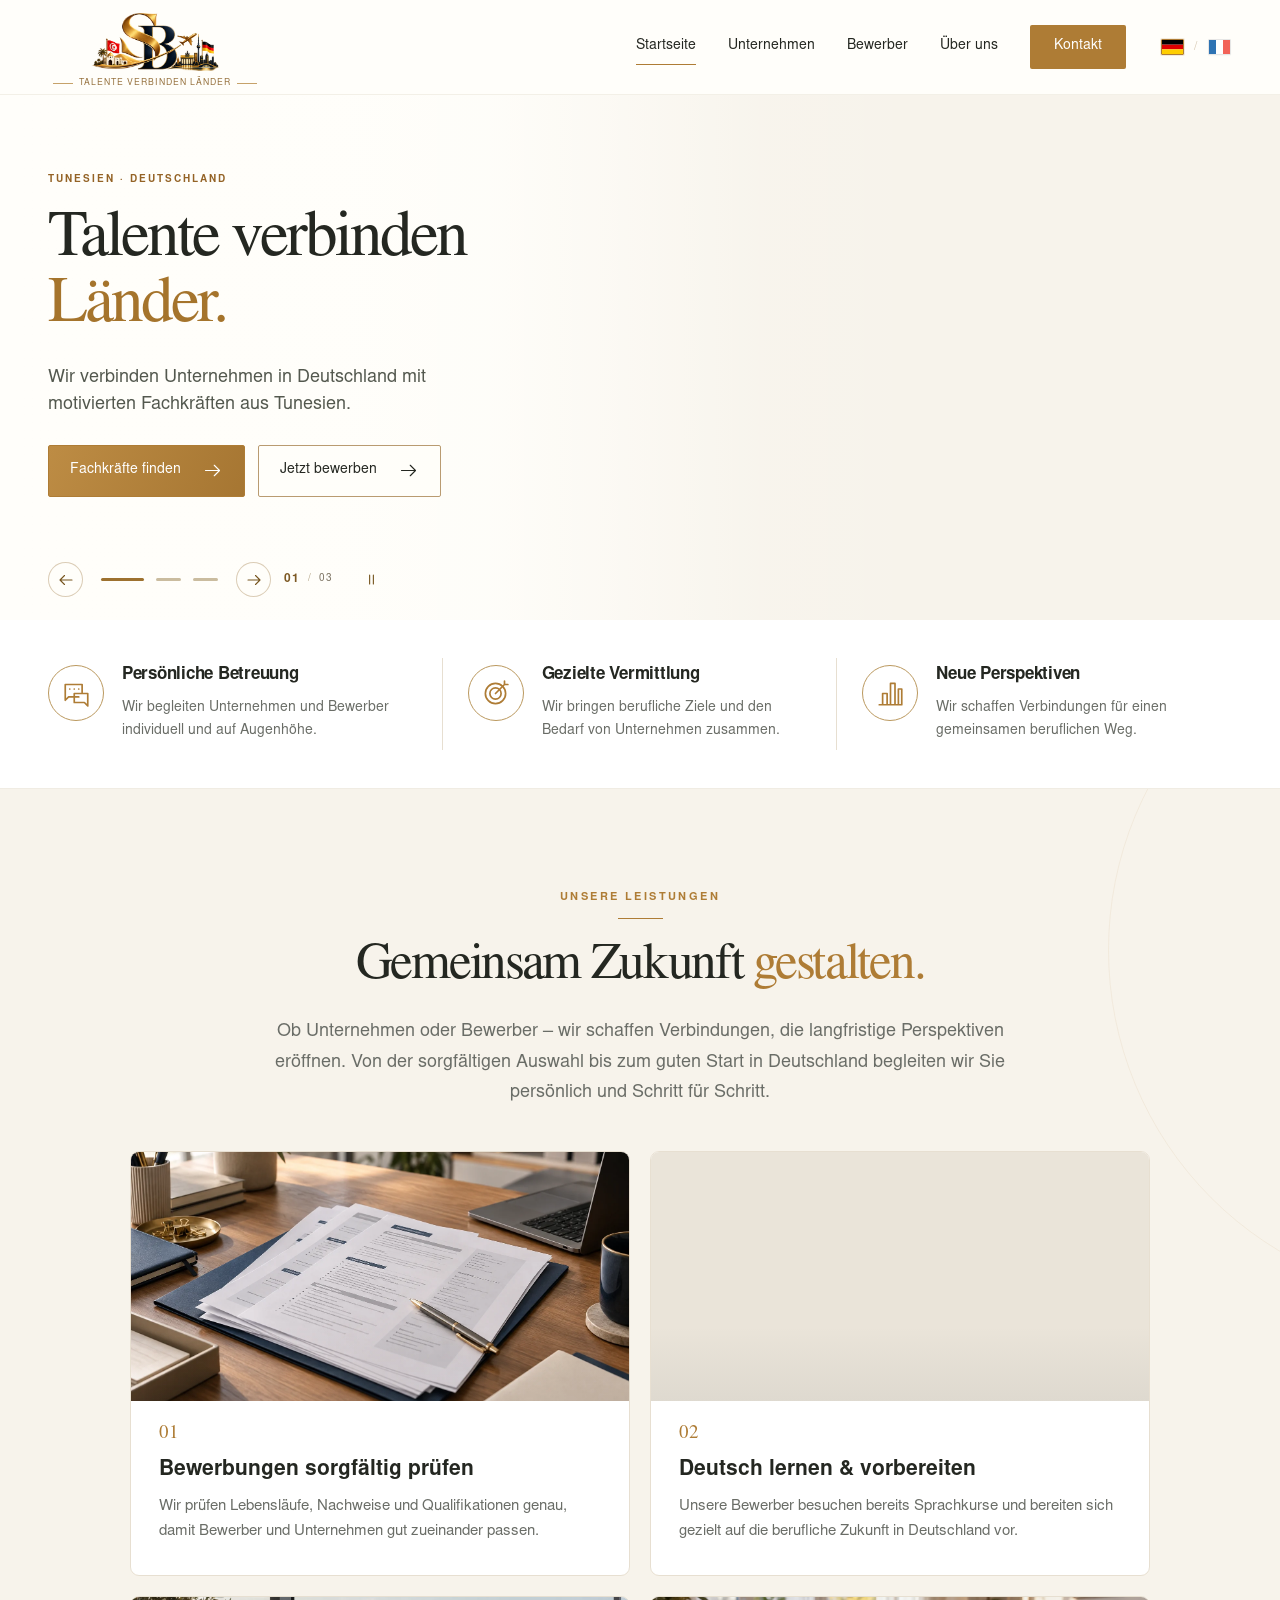
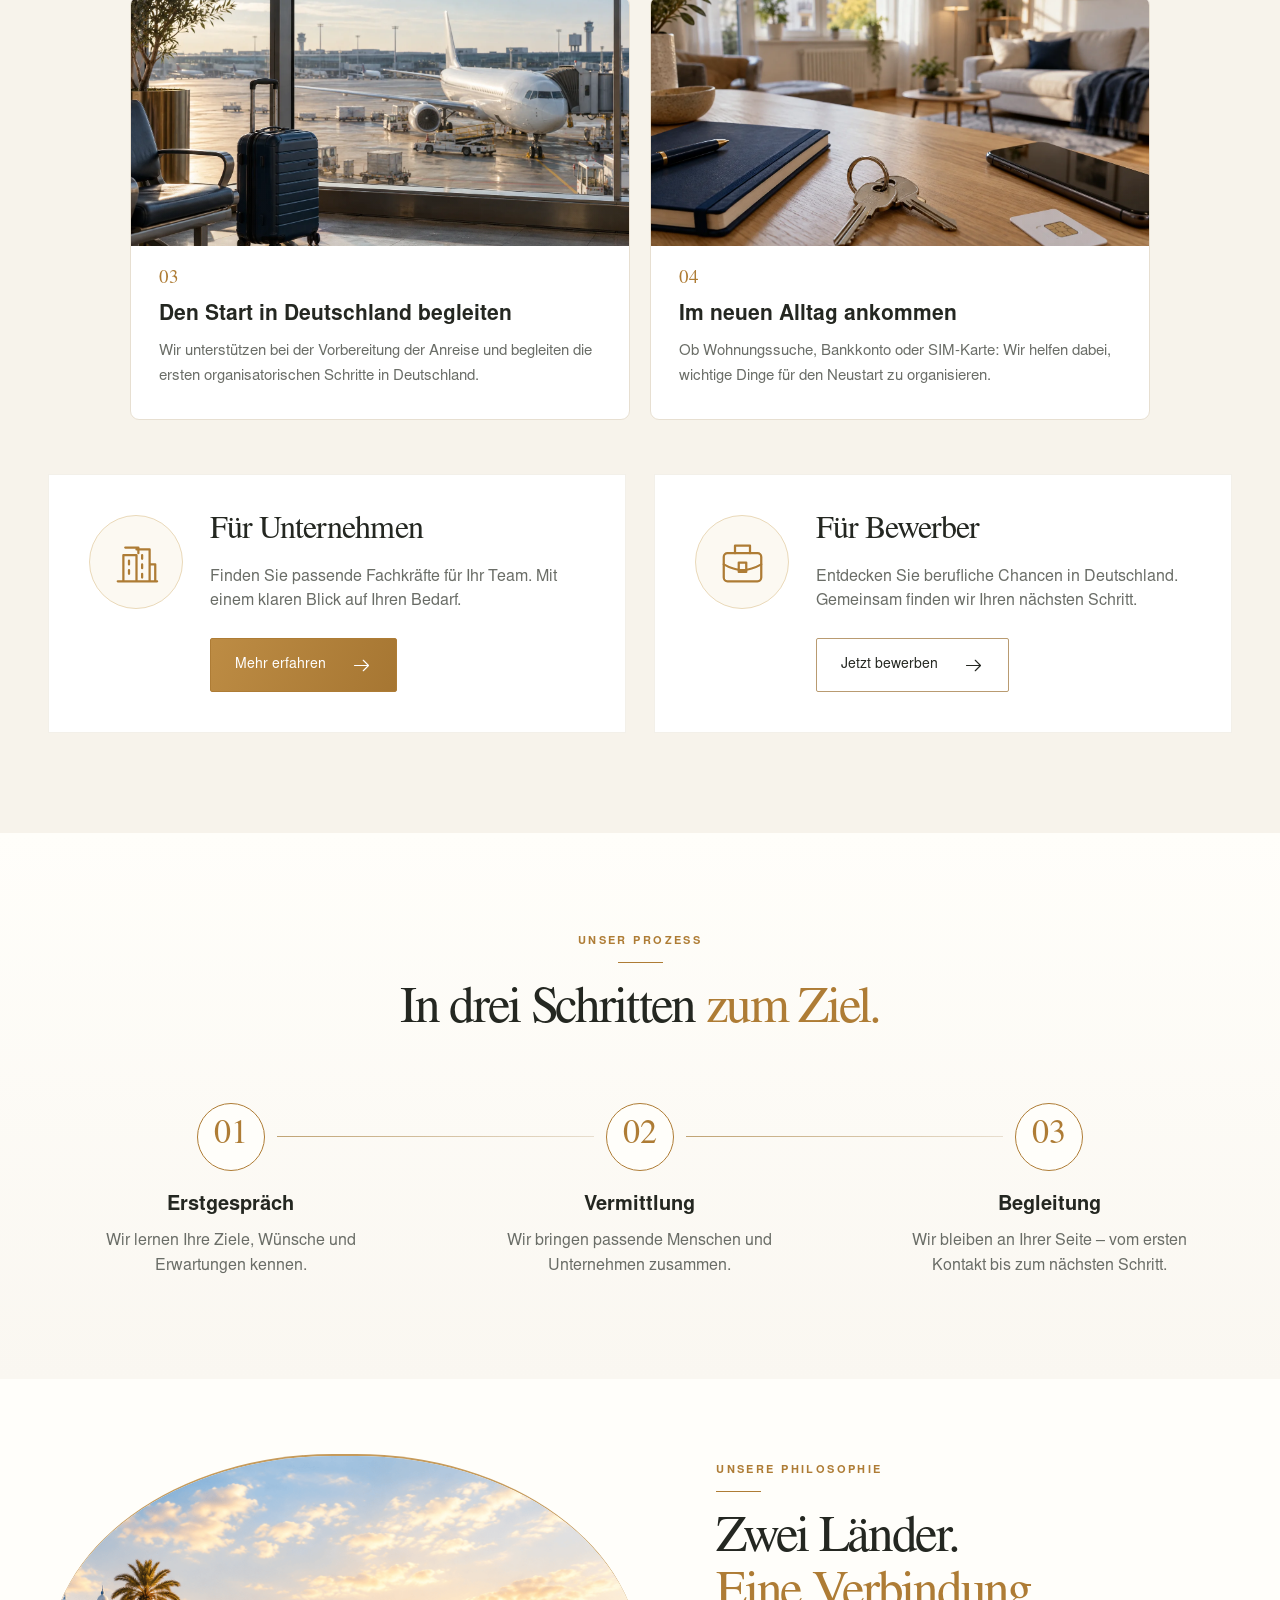
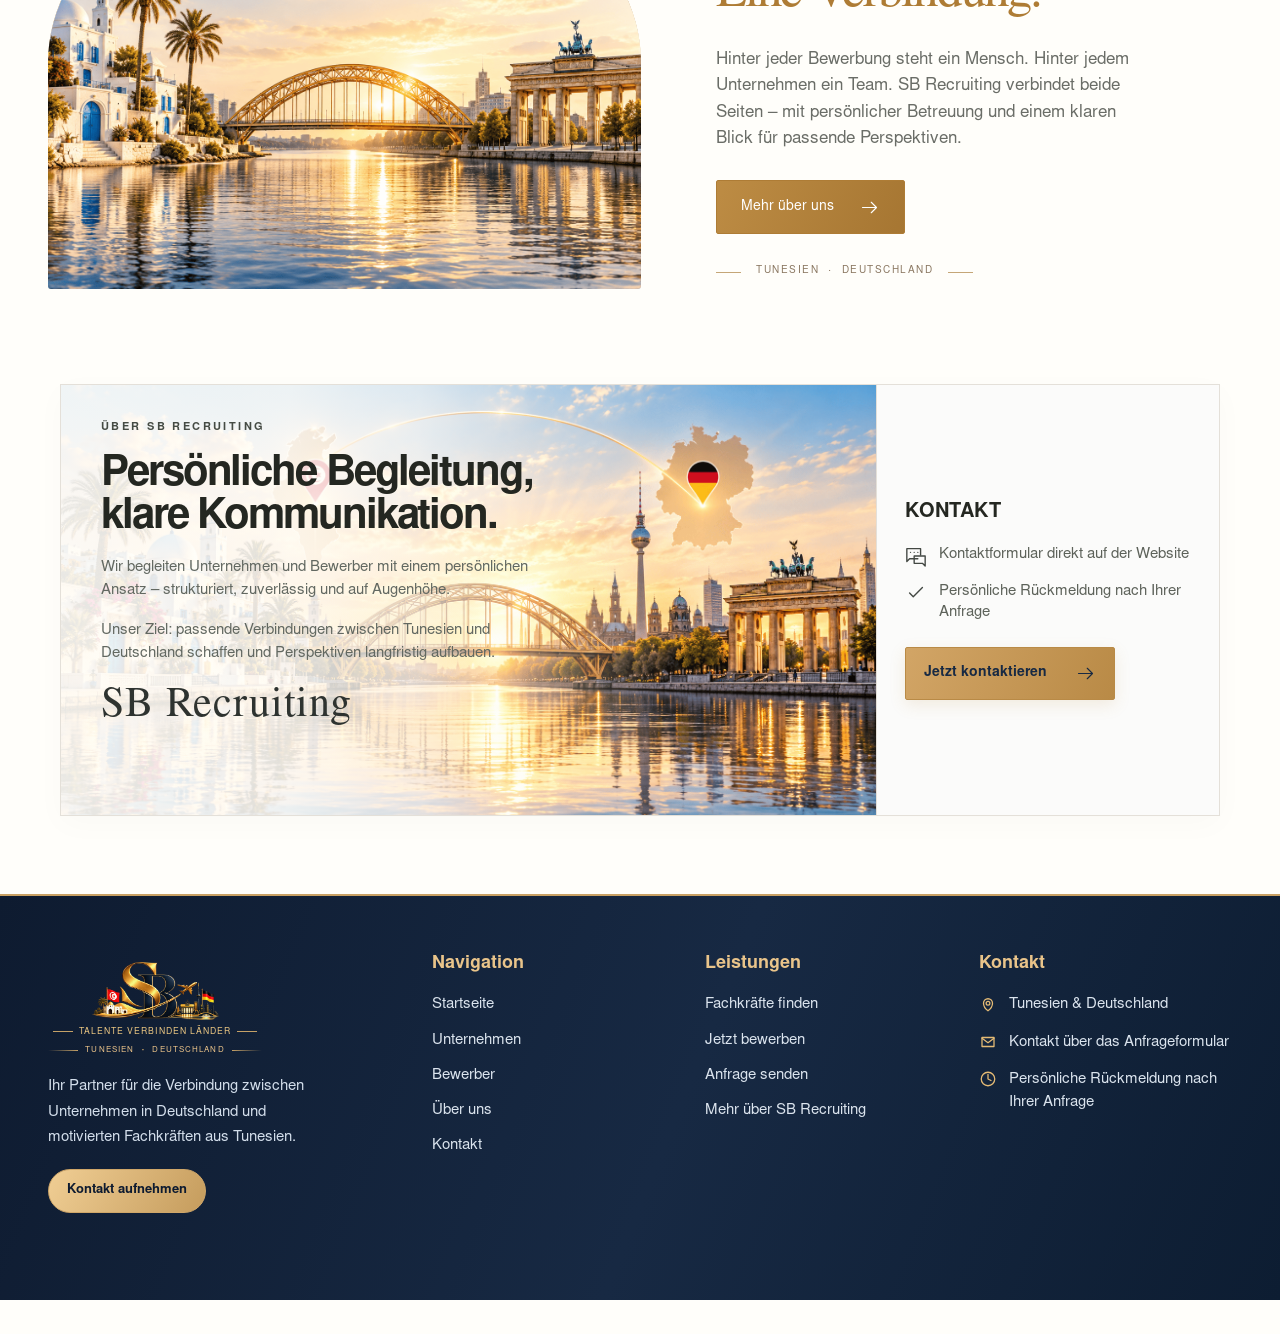
<file: index.html>
<!doctype html><html lang="de"><head><meta charset="utf-8"><meta name="viewport" content="width=device-width, initial-scale=1"><meta name="theme-color" content="#ae7c35"><meta name="robots" content="noindex, nofollow"><title>SB Recruiting – Talente verbinden Länder</title><meta name="description" content="SB Recruiting verbindet Unternehmen in Deutschland mit motivierten Fachkräften aus Tunesien. Persönliche Betreuung, gezielte Vermittlung und neue Perspektiven."><link rel="canonical" href="https://sb-recruiting.drym1.chatgpt.site/index.html"><link rel="alternate" hreflang="de" href="https://sb-recruiting.drym1.chatgpt.site/index.html"><link rel="alternate" hreflang="fr" href="https://sb-recruiting.drym1.chatgpt.site/fr/index.html"><meta property="og:type" content="website"><meta property="og:title" content="SB Recruiting – Talente verbinden Länder"><meta property="og:description" content="SB Recruiting verbindet Unternehmen in Deutschland mit motivierten Fachkräften aus Tunesien. Persönliche Betreuung, gezielte Vermittlung und neue Perspektiven."><meta property="og:locale" content="de_DE"><meta property="og:image" content="https://sb-recruiting.drym1.chatgpt.site/assets/tunisia-germany.png"><meta property="og:url" content="https://sb-recruiting.drym1.chatgpt.site/index.html"><link rel="icon" href="assets/favicon.svg" type="image/svg+xml"><link rel="preload" href="assets/serif.woff" as="font" type="font/woff" crossorigin><link rel="preload" href="assets/sans.woff" as="font" type="font/woff" crossorigin><link rel="stylesheet" href="assets/style.css"><script src="assets/app.js" defer></script><script src="assets/hero.js" defer></script><script src="assets/scroll-reveal.js" defer></script></head><body><a class="skip" href="#main">Zum Inhalt springen</a><header class="site-header" id="top"><div class="container header-inner"><a class="brand" href="index.html" aria-label="SB Recruiting – Startseite"><span class="brand-art" role="img" aria-label="SB Recruiting"></span><span class="brand-lines" aria-hidden="true"><span class="brand-tagline">Talente verbinden Länder</span></span></a><div class="header-mobile-tools"><div class="mobile-languages" aria-label="Sprache / Langue"><a href="index.html" lang="de" aria-label="Deutsch" aria-current="true"><img class="language-flag" src="assets/flag-de.svg" width="24" height="16" alt=""></a><span aria-hidden="true">/</span><a href="fr/index.html" lang="fr" aria-label="Français" aria-current="false"><img class="language-flag" src="assets/flag-fr.svg" width="24" height="16" alt=""></a></div><button class="menu-toggle" type="button" aria-label="Menü öffnen" aria-expanded="false" aria-controls="main-nav"><svg class="icon" aria-hidden="true" viewBox="0 0 24 24"><path class="menu-line menu-line-top" d="M4 7h16"/><path class="menu-line menu-line-middle" d="M4 12h16"/><path class="menu-line menu-line-bottom" d="M4 17h16"/></svg></button></div><nav class="main-nav" id="main-nav" aria-label="Menü öffnen"><a href="index.html" class="" aria-current="page">Startseite</a><a href="unternehmen.html" class="" >Unternehmen</a><a href="bewerber.html" class="" >Bewerber</a><a href="ueber-uns.html" class="" >Über uns</a><a href="kontakt.html" class="nav-contact" >Kontakt</a><div class="languages" aria-label="Sprache / Langue"><a href="index.html" lang="de" aria-label="Deutsch" aria-current="true"><img class="language-flag" src="assets/flag-de.svg" width="24" height="16" alt=""></a><span aria-hidden="true">/</span><a href="fr/index.html" lang="fr" aria-label="Français" aria-current="false"><img class="language-flag" src="assets/flag-fr.svg" width="24" height="16" alt=""></a></div></nav></div></header><noscript><div class="noscript-note">Bitte aktivieren Sie JavaScript, um das Menü und das Anfrageformular zu nutzen.</div><style>.hero-toolbar{display:none}.menu-toggle{display:none}.main-nav{display:flex;position:static;box-shadow:none;border:0;flex-wrap:wrap;padding:5px}.header-inner{height:auto;flex-wrap:wrap;padding-bottom:15px}.contact-form button{display:none}[role=tabpanel][hidden]{display:block!important;margin-top:30px}.tabs{display:none}</style></noscript><main id="main"><section class="hero hero-carousel" data-hero-carousel data-interval="3000" aria-label="SB Recruiting – Perspektiven zwischen Tunesien und Deutschland" aria-roledescription="Karussell"><h1 class="sr-only">SB Recruiting – Talente verbinden Länder</h1><div class="hero-slides"><article class="hero-slide is-active" id="hero-slide-1" role="group" aria-roledescription="Folie" aria-label="1 von 3" aria-hidden="false" ><div class="hero-slide-photo"><picture><source media="(max-width: 620px)" srcset="assets/hero-mobile-2.png"><img src="assets/tunisia-germany.png" alt="Symbolische Verbindung zwischen tunesischer Architektur und dem Brandenburger Tor in Berlin." width="1536" height="1024" loading="eager" decoding="async" fetchpriority="high"></picture></div><div class="container hero-slide-content"><div class="hero-slide-copy"><span class="eyebrow">TUNESIEN · DEUTSCHLAND</span><h2 class="hero-title"><span class="hero-line">Talente verbinden</span><em class="hero-line">Länder.</em></h2><p>Wir verbinden Unternehmen in Deutschland mit motivierten Fachkräften aus Tunesien.</p><div class="actions"><a class="btn" href="unternehmen.html">Fachkräfte finden<svg class="icon" aria-hidden="true" viewBox="0 0 24 24"><path d="M4 12h16M14 6l6 6-6 6"/></svg></a><a class="btn btn-outline" href="bewerber.html">Jetzt bewerben<svg class="icon" aria-hidden="true" viewBox="0 0 24 24"><path d="M4 12h16M14 6l6 6-6 6"/></svg></a></div></div></div></article><article class="hero-slide" id="hero-slide-2" role="group" aria-roledescription="Folie" aria-label="2 von 3" aria-hidden="true" inert><div class="hero-slide-photo"><picture><source media="(max-width: 620px)" srcset="assets/hero-mobile-1.png"><img src="assets/business-germany.png" alt="Moderne Bürogebäude an einer deutschen Uferpromenade im warmen Morgenlicht." width="1536" height="1024" loading="eager" decoding="async" fetchpriority="low"></picture></div><div class="container hero-slide-content"><div class="hero-slide-copy"><span class="eyebrow">FÜR UNTERNEHMEN</span><h2 class="hero-title"><span class="hero-line">Passende Talente.</span><em class="hero-line">Starke Teams.</em></h2><p>Wir finden passende Menschen für Ihr Team. Persönlich begleitet, vom ersten Gespräch an.</p><div class="actions"><a class="btn" href="unternehmen.html">Fachkräfte entdecken<svg class="icon" aria-hidden="true" viewBox="0 0 24 24"><path d="M4 12h16M14 6l6 6-6 6"/></svg></a><a class="btn btn-outline" href="kontakt.html">Kontakt aufnehmen<svg class="icon" aria-hidden="true" viewBox="0 0 24 24"><path d="M4 12h16M14 6l6 6-6 6"/></svg></a></div></div></div></article><article class="hero-slide" id="hero-slide-3" role="group" aria-roledescription="Folie" aria-label="3 von 3" aria-hidden="true" inert><div class="hero-slide-photo"><picture><source media="(max-width: 620px)" srcset="assets/hero-mobile-3.png"><img src="assets/bridge.png" alt="Symbolische goldene Brücke zwischen Tunesien und Deutschland." width="1536" height="1024" loading="eager" decoding="async" fetchpriority="low"></picture></div><div class="container hero-slide-content"><div class="hero-slide-copy"><span class="eyebrow">FÜR BEWERBER</span><h2 class="hero-title"><span class="hero-line">Neue Chancen.</span><em class="hero-line">Ihre Zukunft.</em></h2><p>Starten Sie beruflich in Deutschland. Gemeinsam finden wir Perspektiven, die zu Ihnen passen.</p><div class="actions"><a class="btn" href="bewerber.html">Jetzt bewerben<svg class="icon" aria-hidden="true" viewBox="0 0 24 24"><path d="M4 12h16M14 6l6 6-6 6"/></svg></a><a class="btn btn-outline" href="kontakt.html">Beratung anfragen<svg class="icon" aria-hidden="true" viewBox="0 0 24 24"><path d="M4 12h16M14 6l6 6-6 6"/></svg></a></div></div></div></article></div><div class="hero-toolbar container"><div class="hero-controls"><button type="button" class="hero-control hero-previous" aria-label="Vorherige Folie"><svg class="icon" aria-hidden="true" viewBox="0 0 24 24"><path d="M4 12h16M14 6l6 6-6 6"/></svg></button><div class="hero-dots"><button type="button" class="hero-dot is-active" aria-label="Folie anzeigen 1" aria-current="true" aria-controls="hero-slide-1" data-slide="0"><span></span></button><button type="button" class="hero-dot" aria-label="Folie anzeigen 2" aria-current="false" aria-controls="hero-slide-2" data-slide="1"><span></span></button><button type="button" class="hero-dot" aria-label="Folie anzeigen 3" aria-current="false" aria-controls="hero-slide-3" data-slide="2"><span></span></button></div><button type="button" class="hero-control hero-next" aria-label="Nächste Folie"><svg class="icon" aria-hidden="true" viewBox="0 0 24 24"><path d="M4 12h16M14 6l6 6-6 6"/></svg></button><span class="hero-counter" aria-hidden="true"><b data-hero-count>01</b><span>/</span>03</span><button type="button" class="hero-control hero-pause" aria-label="Automatischen Wechsel pausieren" aria-pressed="false"><svg class="icon" aria-hidden="true" viewBox="0 0 24 24"><path d="M9 5v14M15 5v14"/></svg></button></div></div><span class="sr-only" data-hero-status aria-live="polite"></span></section><section class="benefits" aria-label="Unser Ansatz"><div class="container benefit-grid"><article class="benefit"><span class="round-icon"><svg class="icon" aria-hidden="true" viewBox="0 0 24 24"><path d="M14 15H5l-3 3V4h15v7"/><path d="M10 12h12v11l-3-3h-9zM6 8h.01M10 8h.01M14 8h.01"/></svg></span><div><h3>Persönliche Betreuung</h3><p>Wir begleiten Unternehmen und Bewerber individuell und auf Augenhöhe.</p></div></article><article class="benefit"><span class="round-icon"><svg class="icon" aria-hidden="true" viewBox="0 0 24 24"><circle cx="12" cy="12" r="9"/><circle cx="12" cy="12" r="5"/><path d="m12 12 8-8m0 0V1m0 3h3"/></svg></span><div><h3>Gezielte Vermittlung</h3><p>Wir bringen berufliche Ziele und den Bedarf von Unternehmen zusammen.</p></div></article><article class="benefit"><span class="round-icon"><svg class="icon" aria-hidden="true" viewBox="0 0 24 24"><path d="M2 22h20M5 22V12h4v10m3 0V3h4v19m3 0V8h3v14"/></svg></span><div><h3>Neue Perspektiven</h3><p>Wir schaffen Verbindungen für einen gemeinsamen beruflichen Weg.</p></div></article></div></section><section class="section services services-with-accompaniment"><div class="container"><div class="section-intro center"><span class="eyebrow">Unsere Leistungen</span><h2>Gemeinsam Zukunft <em>gestalten.</em></h2><p>Ob Unternehmen oder Bewerber – wir schaffen Verbindungen, die langfristige Perspektiven eröffnen. Von der sorgfältigen Auswahl bis zum guten Start in Deutschland begleiten wir Sie persönlich und Schritt für Schritt.</p></div><div class="accompaniment-in-services"><div class="accompaniment-grid"><article class="accompaniment-card"><div class="accompaniment-image"><img src="assets/begleitung-bewerbungspruefung.webp" alt="Sorgfältig vorbereitete Bewerbungsunterlagen auf einem Schreibtisch." width="1536" height="1024" loading="lazy" decoding="async"></div><div class="accompaniment-card-copy"><span class="accompaniment-number" aria-hidden="true">01</span><h3>Bewerbungen sorgfältig prüfen</h3><p>Wir prüfen Lebensläufe, Nachweise und Qualifikationen genau, damit Bewerber und Unternehmen gut zueinander passen.</p></div></article><article class="accompaniment-card"><div class="accompaniment-image"><img src="assets/begleitung-deutschkurs.webp" alt="Deutschbuch und Schreibheft in einem hellen Klassenzimmer." width="1536" height="1024" loading="lazy" decoding="async"></div><div class="accompaniment-card-copy"><span class="accompaniment-number" aria-hidden="true">02</span><h3>Deutsch lernen & vorbereiten</h3><p>Unsere Bewerber besuchen bereits Sprachkurse und bereiten sich gezielt auf die berufliche Zukunft in Deutschland vor.</p></div></article><article class="accompaniment-card"><div class="accompaniment-image"><img src="assets/begleitung-ankunft.webp" alt="Reisekoffer am Flughafen vor einem startbereiten Flugzeug." width="1536" height="1024" loading="lazy" decoding="async"></div><div class="accompaniment-card-copy"><span class="accompaniment-number" aria-hidden="true">03</span><h3>Den Start in Deutschland begleiten</h3><p>Wir unterstützen bei der Vorbereitung der Anreise und begleiten die ersten organisatorischen Schritte in Deutschland.</p></div></article><article class="accompaniment-card"><div class="accompaniment-image"><img src="assets/begleitung-ankommen.webp" alt="Wohnungsschlüssel, Notizbuch und SIM-Karte in einem hellen Zuhause." width="1536" height="1024" loading="lazy" decoding="async"></div><div class="accompaniment-card-copy"><span class="accompaniment-number" aria-hidden="true">04</span><h3>Im neuen Alltag ankommen</h3><p>Ob Wohnungssuche, Bankkonto oder SIM-Karte: Wir helfen dabei, wichtige Dinge für den Neustart zu organisieren.</p></div></article></div></div><div class="audiences"><article class="audience"><div class="audience-icon"><svg class="icon" aria-hidden="true" viewBox="0 0 24 24"><path d="M2 22h21M5 22V8h7v14m0-17h7v17M6 4h7v3M8 11v2m0 3v2m7-10v2m0 3v2m0 3v2M19 13h3v9"/></svg></div><div><h3>Für Unternehmen</h3><p>Finden Sie passende Fachkräfte für Ihr Team. Mit einem klaren Blick auf Ihren Bedarf.</p><a class="btn" href="unternehmen.html">Mehr erfahren<svg class="icon" aria-hidden="true" viewBox="0 0 24 24"><path d="M4 12h16M14 6l6 6-6 6"/></svg></a></div></article><article class="audience"><div class="audience-icon"><svg class="icon" aria-hidden="true" viewBox="0 0 24 24"><rect x="2" y="7" width="20" height="15" rx="2"/><path d="M8 7V3h8v4M2 13c7 4 13 4 20 0M10 12h4v5h-4z"/></svg></div><div><h3>Für Bewerber</h3><p>Entdecken Sie berufliche Chancen in Deutschland. Gemeinsam finden wir Ihren nächsten Schritt.</p><a class="btn btn-outline" href="bewerber.html">Jetzt bewerben<svg class="icon" aria-hidden="true" viewBox="0 0 24 24"><path d="M4 12h16M14 6l6 6-6 6"/></svg></a></div></article></div></div></section><section class="section process"><div class="container"><div class="section-intro center"><span class="eyebrow">Unser Prozess</span><h2>In drei Schritten <em>zum Ziel.</em></h2></div><div class="steps"><article class="step"><span class="step-number">01</span><h3>Erstgespräch</h3><p>Wir lernen Ihre Ziele, Wünsche und Erwartungen kennen.</p></article><article class="step"><span class="step-number">02</span><h3>Vermittlung</h3><p>Wir bringen passende Menschen und Unternehmen zusammen.</p></article><article class="step"><span class="step-number">03</span><h3>Begleitung</h3><p>Wir bleiben an Ihrer Seite – vom ersten Kontakt bis zum nächsten Schritt.</p></article></div></div></section><section class="philosophy"><div class="container philosophy-grid"><div class="bridge-visual"><img src="assets/bridge.png" alt="Symbolische goldene Brücke zwischen Tunesien und Deutschland." loading="lazy" width="1536" height="1024"></div><div class="philosophy-copy"><span class="eyebrow">Unsere Philosophie</span><h2>Zwei Länder.<br><em>Eine Verbindung.</em></h2><p>Hinter jeder Bewerbung steht ein Mensch. Hinter jedem Unternehmen ein Team. SB Recruiting verbindet beide Seiten – mit persönlicher Betreuung und einem klaren Blick für passende Perspektiven.</p><a class="btn" href="ueber-uns.html">Mehr über uns<svg class="icon" aria-hidden="true" viewBox="0 0 24 24"><path d="M4 12h16M14 6l6 6-6 6"/></svg></a><div class="country-line">TUNESIEN &nbsp;·&nbsp; DEUTSCHLAND</div></div></div></section><section class="contact-highlight"><div class="container"><div class="highlight-card"><div class="highlight-media"><img src="assets/about-sb-recruiting-map.png" alt="Verbindung zwischen Tunesien und Deutschland mit Brücke und Wahrzeichen." loading="lazy" width="1536" height="1024"><div class="highlight-overlay"><span class="eyebrow">Über SB Recruiting</span><h2>Persönliche Begleitung,<br><em>klare Kommunikation.</em></h2><p>Wir begleiten Unternehmen und Bewerber mit einem persönlichen Ansatz – strukturiert, zuverlässig und auf Augenhöhe.</p><p>Unser Ziel: passende Verbindungen zwischen Tunesien und Deutschland schaffen und Perspektiven langfristig aufbauen.</p><div class="highlight-brand">SB Recruiting</div></div></div><aside class="highlight-contact" aria-label="Kontaktinformationen"><h3>Kontakt</h3><ul class="highlight-contact-list"><li><svg class="icon" aria-hidden="true" viewBox="0 0 24 24"><path d="M14 15H5l-3 3V4h15v7"/><path d="M10 12h12v11l-3-3h-9zM6 8h.01M10 8h.01M14 8h.01"/></svg><span>Kontaktformular direkt auf der Website</span></li><li><svg class="icon" aria-hidden="true" viewBox="0 0 24 24"><path d="m5 12 4 4L19 6"/></svg><span>Persönliche Rückmeldung nach Ihrer Anfrage</span></li></ul><a class="btn" href="kontakt.html">Jetzt kontaktieren<svg class="icon" aria-hidden="true" viewBox="0 0 24 24"><path d="M4 12h16M14 6l6 6-6 6"/></svg></a></aside></div></div></section></main><footer class="site-footer"><div class="container"><div class="footer-grid"><div class="footer-col footer-about"><a class="brand footer-brand" href="index.html" aria-label="SB Recruiting – Startseite"><span class="brand-art" role="img" aria-label="SB Recruiting"></span><span class="brand-lines" aria-hidden="true"><span class="brand-tagline">Talente verbinden Länder</span><span class="footer-countries" aria-hidden="true"><span>Tunesien</span><span class="footer-country-separator" aria-hidden="true">·</span><span>Deutschland</span></span></span></a><p class="footer-copy">Ihr Partner für die Verbindung zwischen Unternehmen in Deutschland und motivierten Fachkräften aus Tunesien.</p><a class="footer-pill" href="kontakt.html">Kontakt aufnehmen</a></div><div class="footer-col"><h3>Navigation</h3><nav class="footer-links" aria-label="Navigation im Footer"><a href="index.html">Startseite</a><a href="unternehmen.html">Unternehmen</a><a href="bewerber.html">Bewerber</a><a href="ueber-uns.html">Über uns</a><a href="kontakt.html">Kontakt</a></nav></div><div class="footer-col"><h3>Leistungen</h3><nav class="footer-links" aria-label="Leistungen"><a href="unternehmen.html">Fachkräfte finden</a><a href="bewerber.html">Jetzt bewerben</a><a href="kontakt.html">Anfrage senden</a><a href="ueber-uns.html">Mehr über SB Recruiting</a></nav></div><div class="footer-col footer-contact"><h3>Kontakt</h3><ul class="footer-contact-list"><li><svg class="icon" aria-hidden="true" viewBox="0 0 24 24"><path d="M12 21s-6-4.35-6-10a6 6 0 1 1 12 0c0 5.65-6 10-6 10Z"/><circle cx="12" cy="11" r="2.5"/></svg><span>Tunesien &amp; Deutschland</span></li><li><svg class="icon" aria-hidden="true" viewBox="0 0 24 24"><path d="M4 6h16v12H4z"/><path d="m4 7 8 6 8-6"/></svg><span>Kontakt über das Anfrageformular</span></li><li><svg class="icon" aria-hidden="true" viewBox="0 0 24 24"><path d="M12 6v6l4 2"/><circle cx="12" cy="12" r="9"/></svg><span>Persönliche Rückmeldung nach Ihrer Anfrage</span></li></ul></div></div><div class="footer-bottom-bar"><span>© 2026 SB Recruiting</span><nav class="legal-nav" aria-label="Rechtliches"><a href="impressum.html">Impressum</a><a href="datenschutz.html">Datenschutz</a></nav></div></div></footer></body></html>
</file>
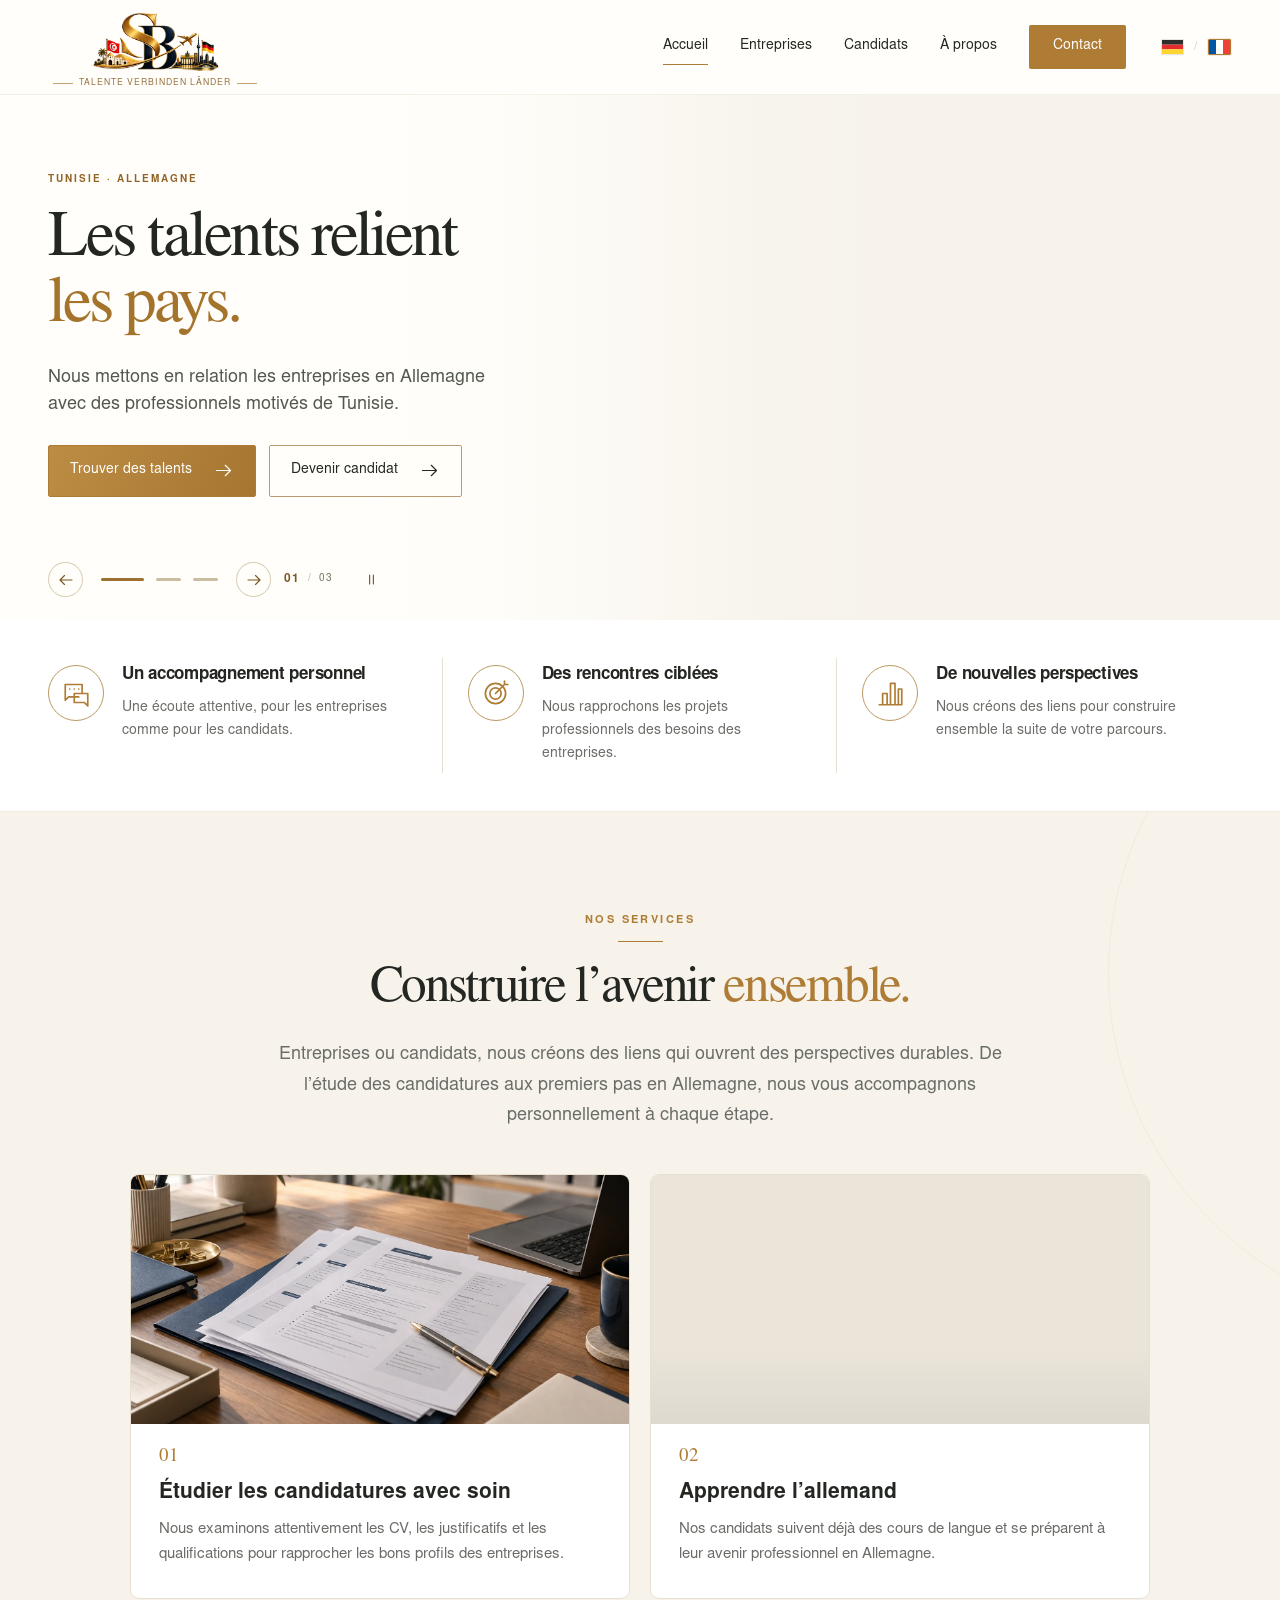
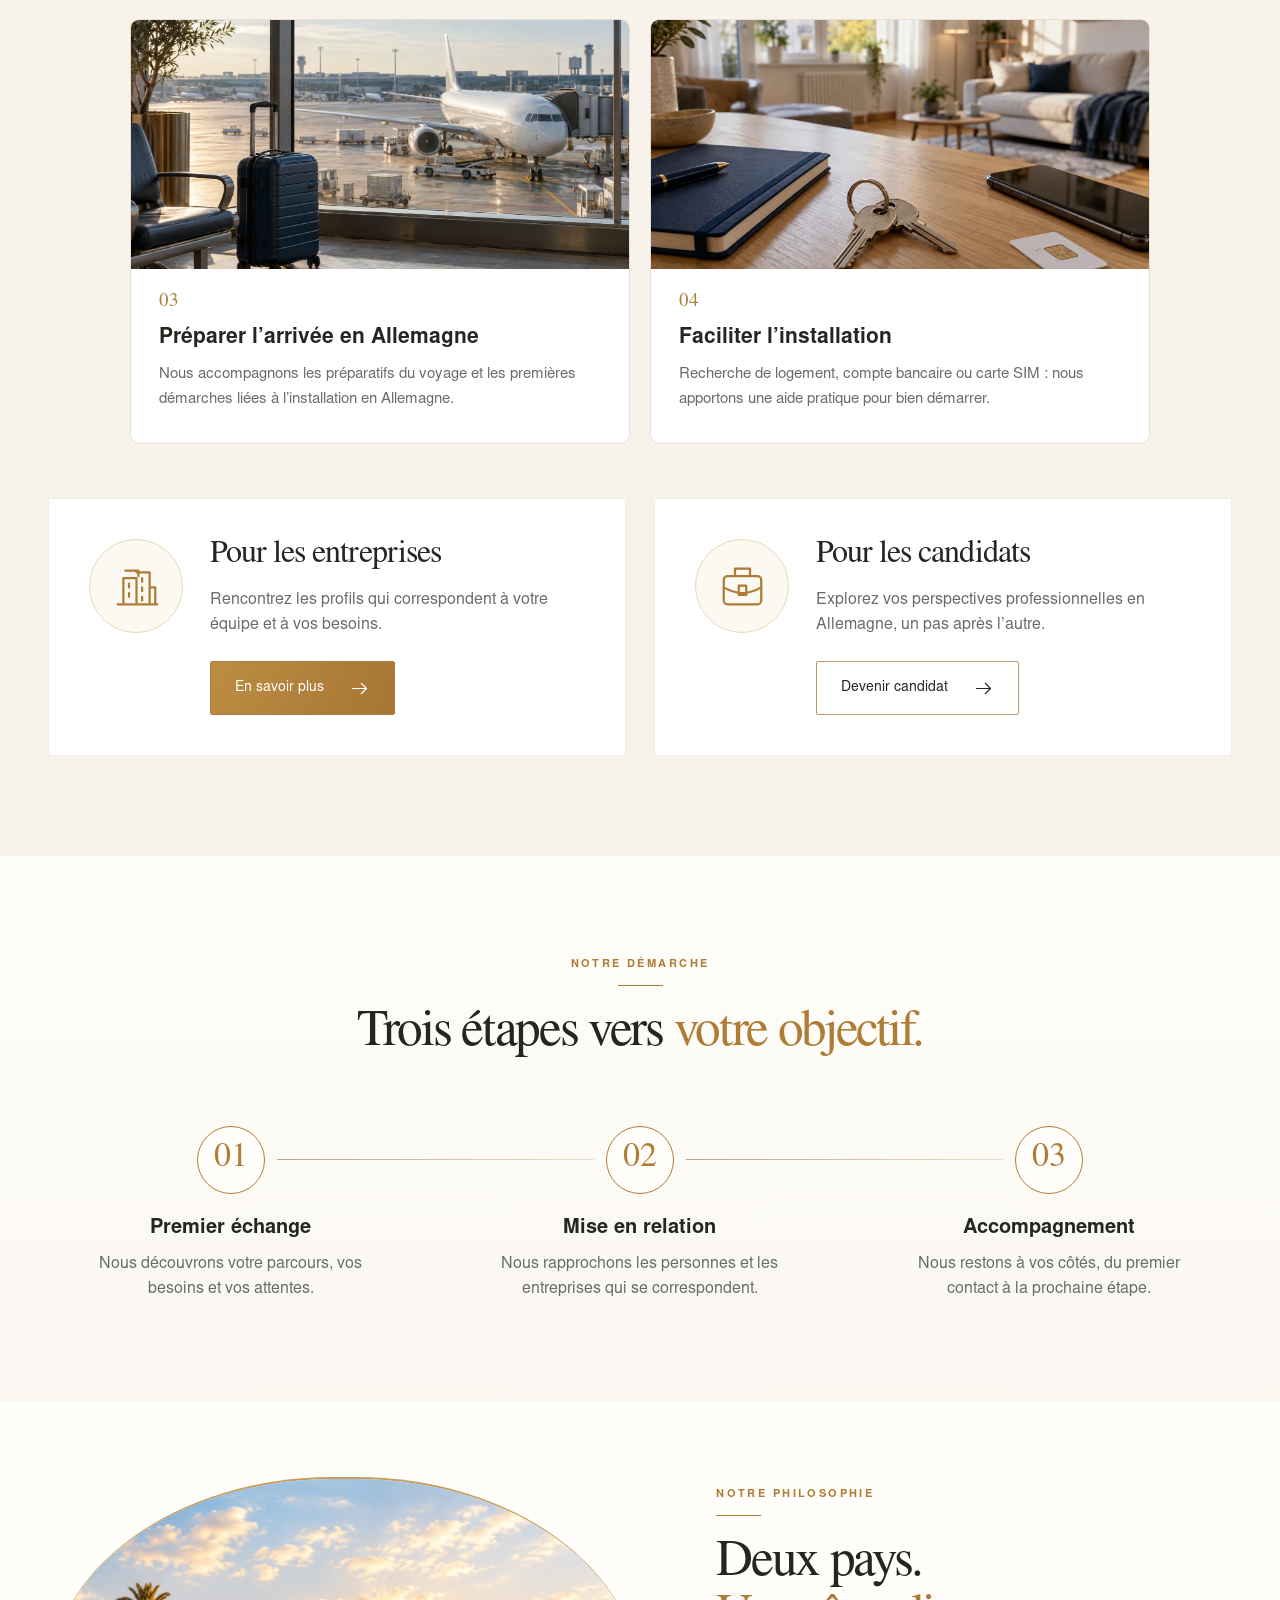
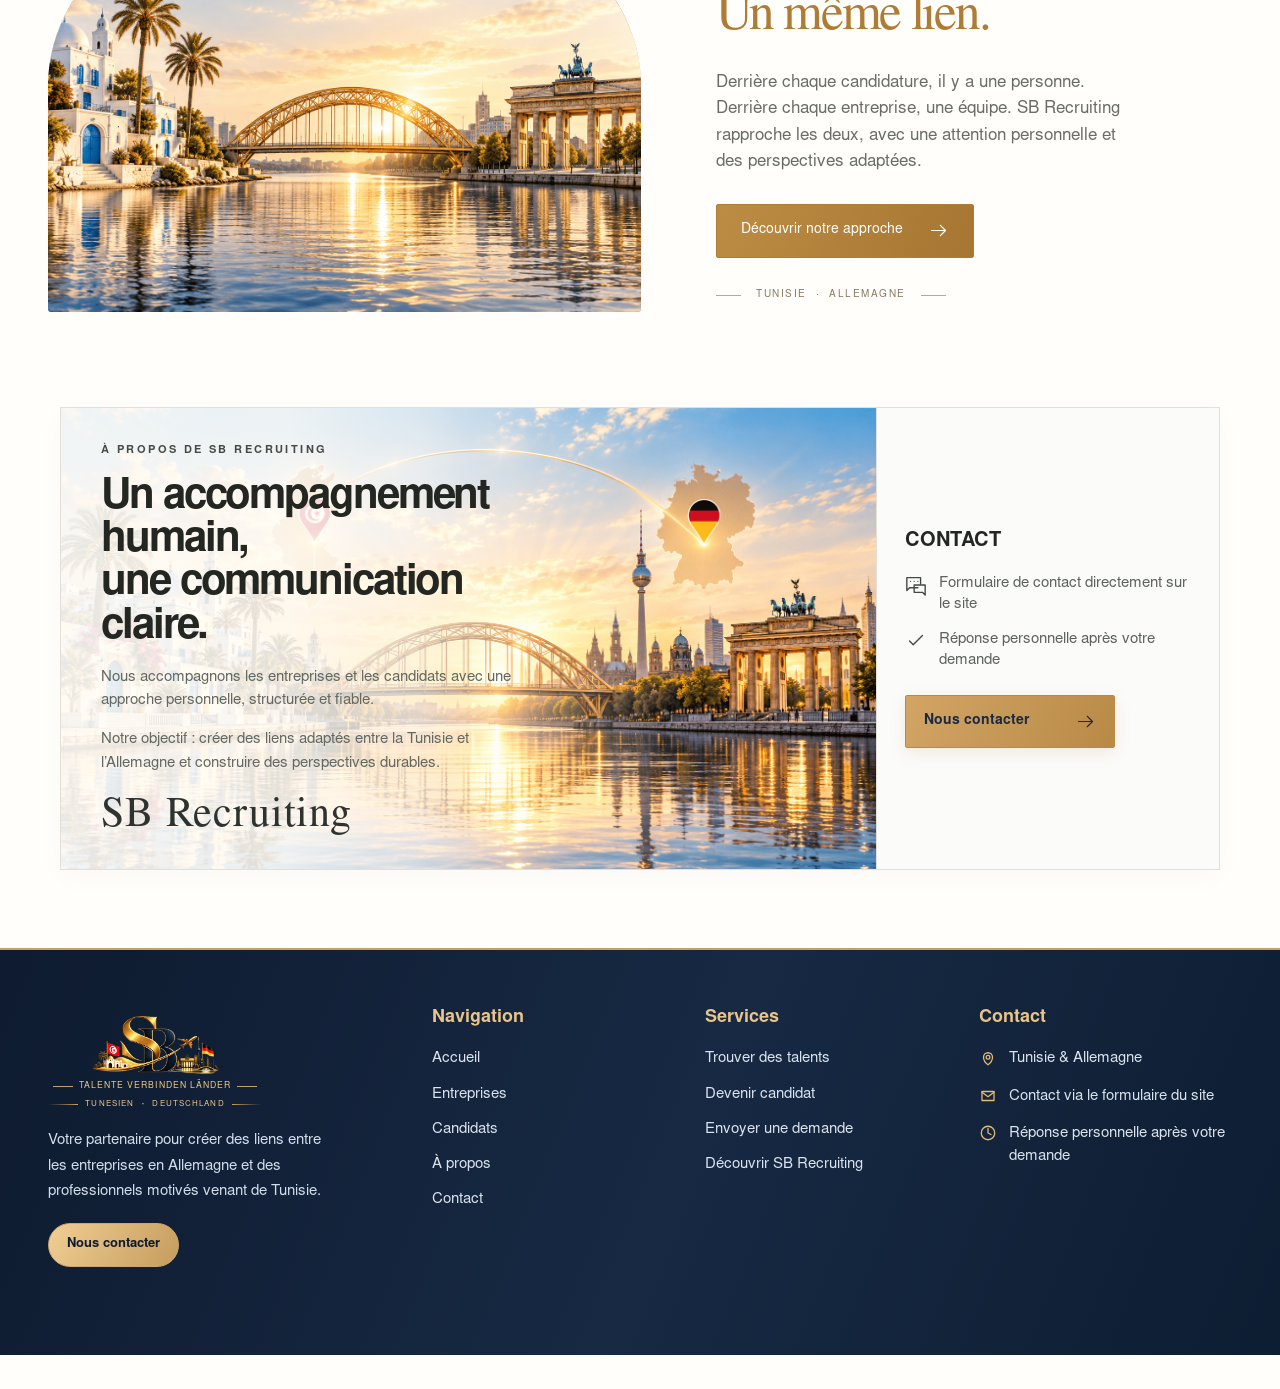
<file: fr/index.html>
<!doctype html><html lang="fr"><head><meta charset="utf-8"><meta name="viewport" content="width=device-width, initial-scale=1"><meta name="theme-color" content="#ae7c35"><meta name="robots" content="noindex, nofollow"><title>SB Recruiting – Les talents relient les pays</title><meta name="description" content="SB Recruiting relie les entreprises en Allemagne aux professionnels motivés de Tunisie. Écoute personnelle, rencontres ciblées et nouvelles perspectives."><link rel="canonical" href="https://sb-recruiting.drym1.chatgpt.site/fr/index.html"><link rel="alternate" hreflang="de" href="https://sb-recruiting.drym1.chatgpt.site/index.html"><link rel="alternate" hreflang="fr" href="https://sb-recruiting.drym1.chatgpt.site/fr/index.html"><meta property="og:type" content="website"><meta property="og:title" content="SB Recruiting – Les talents relient les pays"><meta property="og:description" content="SB Recruiting relie les entreprises en Allemagne aux professionnels motivés de Tunisie. Écoute personnelle, rencontres ciblées et nouvelles perspectives."><meta property="og:locale" content="fr_FR"><meta property="og:image" content="https://sb-recruiting.drym1.chatgpt.site/assets/tunisia-germany.png"><meta property="og:url" content="https://sb-recruiting.drym1.chatgpt.site/fr/index.html"><link rel="icon" href="../assets/favicon.svg" type="image/svg+xml"><link rel="preload" href="../assets/serif.woff" as="font" type="font/woff" crossorigin><link rel="preload" href="../assets/sans.woff" as="font" type="font/woff" crossorigin><link rel="stylesheet" href="../assets/style.css"><script src="../assets/app.js" defer></script><script src="../assets/hero.js" defer></script><script src="../assets/scroll-reveal.js" defer></script></head><body><a class="skip" href="#main">Aller au contenu</a><header class="site-header" id="top"><div class="container header-inner"><a class="brand" href="index.html" aria-label="SB Recruiting – Accueil"><span class="brand-art" role="img" aria-label="SB Recruiting"></span><span class="brand-lines" aria-hidden="true"><span class="brand-tagline">Talente verbinden Länder</span></span></a><div class="header-mobile-tools"><div class="mobile-languages" aria-label="Sprache / Langue"><a href="../index.html" lang="de" aria-label="Deutsch" aria-current="false"><img class="language-flag" src="../assets/flag-de.svg" width="24" height="16" alt=""></a><span aria-hidden="true">/</span><a href="index.html" lang="fr" aria-label="Français" aria-current="true"><img class="language-flag" src="../assets/flag-fr.svg" width="24" height="16" alt=""></a></div><button class="menu-toggle" type="button" aria-label="Ouvrir le menu" aria-expanded="false" aria-controls="main-nav"><svg class="icon" aria-hidden="true" viewBox="0 0 24 24"><path class="menu-line menu-line-top" d="M4 7h16"/><path class="menu-line menu-line-middle" d="M4 12h16"/><path class="menu-line menu-line-bottom" d="M4 17h16"/></svg></button></div><nav class="main-nav" id="main-nav" aria-label="Ouvrir le menu"><a href="index.html" class="" aria-current="page">Accueil</a><a href="entreprises.html" class="" >Entreprises</a><a href="candidats.html" class="" >Candidats</a><a href="a-propos.html" class="" >À propos</a><a href="contact.html" class="nav-contact" >Contact</a><div class="languages" aria-label="Sprache / Langue"><a href="../index.html" lang="de" aria-label="Deutsch" aria-current="false"><img class="language-flag" src="../assets/flag-de.svg" width="24" height="16" alt=""></a><span aria-hidden="true">/</span><a href="index.html" lang="fr" aria-label="Français" aria-current="true"><img class="language-flag" src="../assets/flag-fr.svg" width="24" height="16" alt=""></a></div></nav></div></header><noscript><div class="noscript-note">Activez JavaScript pour utiliser le menu et le formulaire de demande.</div><style>.hero-toolbar{display:none}.menu-toggle{display:none}.main-nav{display:flex;position:static;box-shadow:none;border:0;flex-wrap:wrap;padding:5px}.header-inner{height:auto;flex-wrap:wrap;padding-bottom:15px}.contact-form button{display:none}[role=tabpanel][hidden]{display:block!important;margin-top:30px}.tabs{display:none}</style></noscript><main id="main"><section class="hero hero-carousel" data-hero-carousel data-interval="3000" aria-label="SB Recruiting – Perspectives entre la Tunisie et l’Allemagne" aria-roledescription="Carrousel"><h1 class="sr-only">SB Recruiting – Les talents relient les pays</h1><div class="hero-slides"><article class="hero-slide is-active" id="hero-slide-1" role="group" aria-roledescription="Diapositive" aria-label="1 sur 3" aria-hidden="false" ><div class="hero-slide-photo"><picture><source media="(max-width: 620px)" srcset="../assets/hero-mobile-2.png"><img src="../assets/tunisia-germany.png" alt="Illustration symbolique reliant l’architecture tunisienne à la porte de Brandebourg à Berlin." width="1536" height="1024" loading="eager" decoding="async" fetchpriority="high"></picture></div><div class="container hero-slide-content"><div class="hero-slide-copy"><span class="eyebrow">TUNISIE · ALLEMAGNE</span><h2 class="hero-title"><span class="hero-line">Les talents relient</span><em class="hero-line">les pays.</em></h2><p>Nous mettons en relation les entreprises en Allemagne avec des professionnels motivés de Tunisie.</p><div class="actions"><a class="btn" href="entreprises.html">Trouver des talents<svg class="icon" aria-hidden="true" viewBox="0 0 24 24"><path d="M4 12h16M14 6l6 6-6 6"/></svg></a><a class="btn btn-outline" href="candidats.html">Devenir candidat<svg class="icon" aria-hidden="true" viewBox="0 0 24 24"><path d="M4 12h16M14 6l6 6-6 6"/></svg></a></div></div></div></article><article class="hero-slide" id="hero-slide-2" role="group" aria-roledescription="Diapositive" aria-label="2 sur 3" aria-hidden="true" inert><div class="hero-slide-photo"><picture><source media="(max-width: 620px)" srcset="../assets/hero-mobile-1.png"><img src="../assets/business-germany.png" alt="Des bureaux contemporains au bord de l’eau en Allemagne, dans une lumière matinale chaleureuse." width="1536" height="1024" loading="eager" decoding="async" fetchpriority="low"></picture></div><div class="container hero-slide-content"><div class="hero-slide-copy"><span class="eyebrow">POUR LES ENTREPRISES</span><h2 class="hero-title"><span class="hero-line">Les bons talents.</span><em class="hero-line">Une équipe forte.</em></h2><p>Rencontrez les talents qui correspondent à votre équipe. Un accompagnement dès le premier échange.</p><div class="actions"><a class="btn" href="entreprises.html">Découvrir les talents<svg class="icon" aria-hidden="true" viewBox="0 0 24 24"><path d="M4 12h16M14 6l6 6-6 6"/></svg></a><a class="btn btn-outline" href="contact.html">Nous contacter<svg class="icon" aria-hidden="true" viewBox="0 0 24 24"><path d="M4 12h16M14 6l6 6-6 6"/></svg></a></div></div></div></article><article class="hero-slide" id="hero-slide-3" role="group" aria-roledescription="Diapositive" aria-label="3 sur 3" aria-hidden="true" inert><div class="hero-slide-photo"><picture><source media="(max-width: 620px)" srcset="../assets/hero-mobile-3.png"><img src="../assets/bridge.png" alt="Un pont doré symbolique entre la Tunisie et l’Allemagne." width="1536" height="1024" loading="eager" decoding="async" fetchpriority="low"></picture></div><div class="container hero-slide-content"><div class="hero-slide-copy"><span class="eyebrow">POUR LES CANDIDATS</span><h2 class="hero-title"><span class="hero-line">Vos talents.</span><em class="hero-line">Votre avenir.</em></h2><p>Construisez votre avenir professionnel en Allemagne. Parlons de vos atouts et de vos objectifs.</p><div class="actions"><a class="btn" href="candidats.html">Devenir candidat<svg class="icon" aria-hidden="true" viewBox="0 0 24 24"><path d="M4 12h16M14 6l6 6-6 6"/></svg></a><a class="btn btn-outline" href="contact.html">Parlons de votre projet<svg class="icon" aria-hidden="true" viewBox="0 0 24 24"><path d="M4 12h16M14 6l6 6-6 6"/></svg></a></div></div></div></article></div><div class="hero-toolbar container"><div class="hero-controls"><button type="button" class="hero-control hero-previous" aria-label="Diapositive précédente"><svg class="icon" aria-hidden="true" viewBox="0 0 24 24"><path d="M4 12h16M14 6l6 6-6 6"/></svg></button><div class="hero-dots"><button type="button" class="hero-dot is-active" aria-label="Afficher la diapositive 1" aria-current="true" aria-controls="hero-slide-1" data-slide="0"><span></span></button><button type="button" class="hero-dot" aria-label="Afficher la diapositive 2" aria-current="false" aria-controls="hero-slide-2" data-slide="1"><span></span></button><button type="button" class="hero-dot" aria-label="Afficher la diapositive 3" aria-current="false" aria-controls="hero-slide-3" data-slide="2"><span></span></button></div><button type="button" class="hero-control hero-next" aria-label="Diapositive suivante"><svg class="icon" aria-hidden="true" viewBox="0 0 24 24"><path d="M4 12h16M14 6l6 6-6 6"/></svg></button><span class="hero-counter" aria-hidden="true"><b data-hero-count>01</b><span>/</span>03</span><button type="button" class="hero-control hero-pause" aria-label="Mettre le défilement en pause" aria-pressed="false"><svg class="icon" aria-hidden="true" viewBox="0 0 24 24"><path d="M9 5v14M15 5v14"/></svg></button></div></div><span class="sr-only" data-hero-status aria-live="polite"></span></section><section class="benefits" aria-label="Notre approche"><div class="container benefit-grid"><article class="benefit"><span class="round-icon"><svg class="icon" aria-hidden="true" viewBox="0 0 24 24"><path d="M14 15H5l-3 3V4h15v7"/><path d="M10 12h12v11l-3-3h-9zM6 8h.01M10 8h.01M14 8h.01"/></svg></span><div><h3>Un accompagnement personnel</h3><p>Une écoute attentive, pour les entreprises comme pour les candidats.</p></div></article><article class="benefit"><span class="round-icon"><svg class="icon" aria-hidden="true" viewBox="0 0 24 24"><circle cx="12" cy="12" r="9"/><circle cx="12" cy="12" r="5"/><path d="m12 12 8-8m0 0V1m0 3h3"/></svg></span><div><h3>Des rencontres ciblées</h3><p>Nous rapprochons les projets professionnels des besoins des entreprises.</p></div></article><article class="benefit"><span class="round-icon"><svg class="icon" aria-hidden="true" viewBox="0 0 24 24"><path d="M2 22h20M5 22V12h4v10m3 0V3h4v19m3 0V8h3v14"/></svg></span><div><h3>De nouvelles perspectives</h3><p>Nous créons des liens pour construire ensemble la suite de votre parcours.</p></div></article></div></section><section class="section services services-with-accompaniment"><div class="container"><div class="section-intro center"><span class="eyebrow">Nos services</span><h2>Construire l’avenir <em>ensemble.</em></h2><p>Entreprises ou candidats, nous créons des liens qui ouvrent des perspectives durables. De l’étude des candidatures aux premiers pas en Allemagne, nous vous accompagnons personnellement à chaque étape.</p></div><div class="accompaniment-in-services"><div class="accompaniment-grid"><article class="accompaniment-card"><div class="accompaniment-image"><img src="../assets/begleitung-bewerbungspruefung.webp" alt="Dossiers de candidature soigneusement préparés sur un bureau." width="1536" height="1024" loading="lazy" decoding="async"></div><div class="accompaniment-card-copy"><span class="accompaniment-number" aria-hidden="true">01</span><h3>Étudier les candidatures avec soin</h3><p>Nous examinons attentivement les CV, les justificatifs et les qualifications pour rapprocher les bons profils des entreprises.</p></div></article><article class="accompaniment-card"><div class="accompaniment-image"><img src="../assets/begleitung-deutschkurs.webp" alt="Livre d’allemand et cahier dans une salle de classe lumineuse." width="1536" height="1024" loading="lazy" decoding="async"></div><div class="accompaniment-card-copy"><span class="accompaniment-number" aria-hidden="true">02</span><h3>Apprendre l’allemand</h3><p>Nos candidats suivent déjà des cours de langue et se préparent à leur avenir professionnel en Allemagne.</p></div></article><article class="accompaniment-card"><div class="accompaniment-image"><img src="../assets/begleitung-ankunft.webp" alt="Valise devant un avion prêt au départ dans un aéroport." width="1536" height="1024" loading="lazy" decoding="async"></div><div class="accompaniment-card-copy"><span class="accompaniment-number" aria-hidden="true">03</span><h3>Préparer l’arrivée en Allemagne</h3><p>Nous accompagnons les préparatifs du voyage et les premières démarches liées à l’installation en Allemagne.</p></div></article><article class="accompaniment-card"><div class="accompaniment-image"><img src="../assets/begleitung-ankommen.webp" alt="Clés d’un logement et carte SIM dans un intérieur accueillant." width="1536" height="1024" loading="lazy" decoding="async"></div><div class="accompaniment-card-copy"><span class="accompaniment-number" aria-hidden="true">04</span><h3>Faciliter l’installation</h3><p>Recherche de logement, compte bancaire ou carte SIM : nous apportons une aide pratique pour bien démarrer.</p></div></article></div></div><div class="audiences"><article class="audience"><div class="audience-icon"><svg class="icon" aria-hidden="true" viewBox="0 0 24 24"><path d="M2 22h21M5 22V8h7v14m0-17h7v17M6 4h7v3M8 11v2m0 3v2m7-10v2m0 3v2m0 3v2M19 13h3v9"/></svg></div><div><h3>Pour les entreprises</h3><p>Rencontrez les profils qui correspondent à votre équipe et à vos besoins.</p><a class="btn" href="entreprises.html">En savoir plus<svg class="icon" aria-hidden="true" viewBox="0 0 24 24"><path d="M4 12h16M14 6l6 6-6 6"/></svg></a></div></article><article class="audience"><div class="audience-icon"><svg class="icon" aria-hidden="true" viewBox="0 0 24 24"><rect x="2" y="7" width="20" height="15" rx="2"/><path d="M8 7V3h8v4M2 13c7 4 13 4 20 0M10 12h4v5h-4z"/></svg></div><div><h3>Pour les candidats</h3><p>Explorez vos perspectives professionnelles en Allemagne, un pas après l’autre.</p><a class="btn btn-outline" href="candidats.html">Devenir candidat<svg class="icon" aria-hidden="true" viewBox="0 0 24 24"><path d="M4 12h16M14 6l6 6-6 6"/></svg></a></div></article></div></div></section><section class="section process"><div class="container"><div class="section-intro center"><span class="eyebrow">Notre démarche</span><h2>Trois étapes vers <em>votre objectif.</em></h2></div><div class="steps"><article class="step"><span class="step-number">01</span><h3>Premier échange</h3><p>Nous découvrons votre parcours, vos besoins et vos attentes.</p></article><article class="step"><span class="step-number">02</span><h3>Mise en relation</h3><p>Nous rapprochons les personnes et les entreprises qui se correspondent.</p></article><article class="step"><span class="step-number">03</span><h3>Accompagnement</h3><p>Nous restons à vos côtés, du premier contact à la prochaine étape.</p></article></div></div></section><section class="philosophy"><div class="container philosophy-grid"><div class="bridge-visual"><img src="../assets/bridge.png" alt="Un pont doré symbolique entre la Tunisie et l’Allemagne." loading="lazy" width="1536" height="1024"></div><div class="philosophy-copy"><span class="eyebrow">Notre philosophie</span><h2>Deux pays.<br><em>Un même lien.</em></h2><p>Derrière chaque candidature, il y a une personne. Derrière chaque entreprise, une équipe. SB Recruiting rapproche les deux, avec une attention personnelle et des perspectives adaptées.</p><a class="btn" href="a-propos.html">Découvrir notre approche<svg class="icon" aria-hidden="true" viewBox="0 0 24 24"><path d="M4 12h16M14 6l6 6-6 6"/></svg></a><div class="country-line">TUNISIE &nbsp;·&nbsp; ALLEMAGNE</div></div></div></section><section class="contact-highlight"><div class="container"><div class="highlight-card"><div class="highlight-media"><img src="../assets/about-sb-recruiting-map.png" alt="Lien entre la Tunisie et l’Allemagne avec un pont et des monuments emblématiques." loading="lazy" width="1536" height="1024"><div class="highlight-overlay"><span class="eyebrow">À propos de SB Recruiting</span><h2>Un accompagnement humain,<br><em>une communication claire.</em></h2><p>Nous accompagnons les entreprises et les candidats avec une approche personnelle, structurée et fiable.</p><p>Notre objectif : créer des liens adaptés entre la Tunisie et l’Allemagne et construire des perspectives durables.</p><div class="highlight-brand">SB Recruiting</div></div></div><aside class="highlight-contact" aria-label="Informations de contact"><h3>Contact</h3><ul class="highlight-contact-list"><li><svg class="icon" aria-hidden="true" viewBox="0 0 24 24"><path d="M14 15H5l-3 3V4h15v7"/><path d="M10 12h12v11l-3-3h-9zM6 8h.01M10 8h.01M14 8h.01"/></svg><span>Formulaire de contact directement sur le site</span></li><li><svg class="icon" aria-hidden="true" viewBox="0 0 24 24"><path d="m5 12 4 4L19 6"/></svg><span>Réponse personnelle après votre demande</span></li></ul><a class="btn" href="contact.html">Nous contacter<svg class="icon" aria-hidden="true" viewBox="0 0 24 24"><path d="M4 12h16M14 6l6 6-6 6"/></svg></a></aside></div></div></section></main><footer class="site-footer"><div class="container"><div class="footer-grid"><div class="footer-col footer-about"><a class="brand footer-brand" href="index.html" aria-label="SB Recruiting – Accueil"><span class="brand-art" role="img" aria-label="SB Recruiting"></span><span class="brand-lines" aria-hidden="true"><span class="brand-tagline">Talente verbinden Länder</span><span class="footer-countries" aria-hidden="true"><span>Tunesien</span><span class="footer-country-separator" aria-hidden="true">·</span><span>Deutschland</span></span></span></a><p class="footer-copy">Votre partenaire pour créer des liens entre les entreprises en Allemagne et des professionnels motivés venant de Tunisie.</p><a class="footer-pill" href="contact.html">Nous contacter</a></div><div class="footer-col"><h3>Navigation</h3><nav class="footer-links" aria-label="Navigation de bas de page"><a href="index.html">Accueil</a><a href="entreprises.html">Entreprises</a><a href="candidats.html">Candidats</a><a href="a-propos.html">À propos</a><a href="contact.html">Contact</a></nav></div><div class="footer-col"><h3>Services</h3><nav class="footer-links" aria-label="Services"><a href="entreprises.html">Trouver des talents</a><a href="candidats.html">Devenir candidat</a><a href="contact.html">Envoyer une demande</a><a href="a-propos.html">Découvrir SB Recruiting</a></nav></div><div class="footer-col footer-contact"><h3>Contact</h3><ul class="footer-contact-list"><li><svg class="icon" aria-hidden="true" viewBox="0 0 24 24"><path d="M12 21s-6-4.35-6-10a6 6 0 1 1 12 0c0 5.65-6 10-6 10Z"/><circle cx="12" cy="11" r="2.5"/></svg><span>Tunisie &amp; Allemagne</span></li><li><svg class="icon" aria-hidden="true" viewBox="0 0 24 24"><path d="M4 6h16v12H4z"/><path d="m4 7 8 6 8-6"/></svg><span>Contact via le formulaire du site</span></li><li><svg class="icon" aria-hidden="true" viewBox="0 0 24 24"><path d="M12 6v6l4 2"/><circle cx="12" cy="12" r="9"/></svg><span>Réponse personnelle après votre demande</span></li></ul></div></div><div class="footer-bottom-bar"><span>© 2026 SB Recruiting</span><nav class="legal-nav" aria-label="Informations légales"><a href="mentions-legales.html">Mentions légales</a><a href="confidentialite.html">Confidentialité</a></nav></div></div></footer></body></html>
</file>
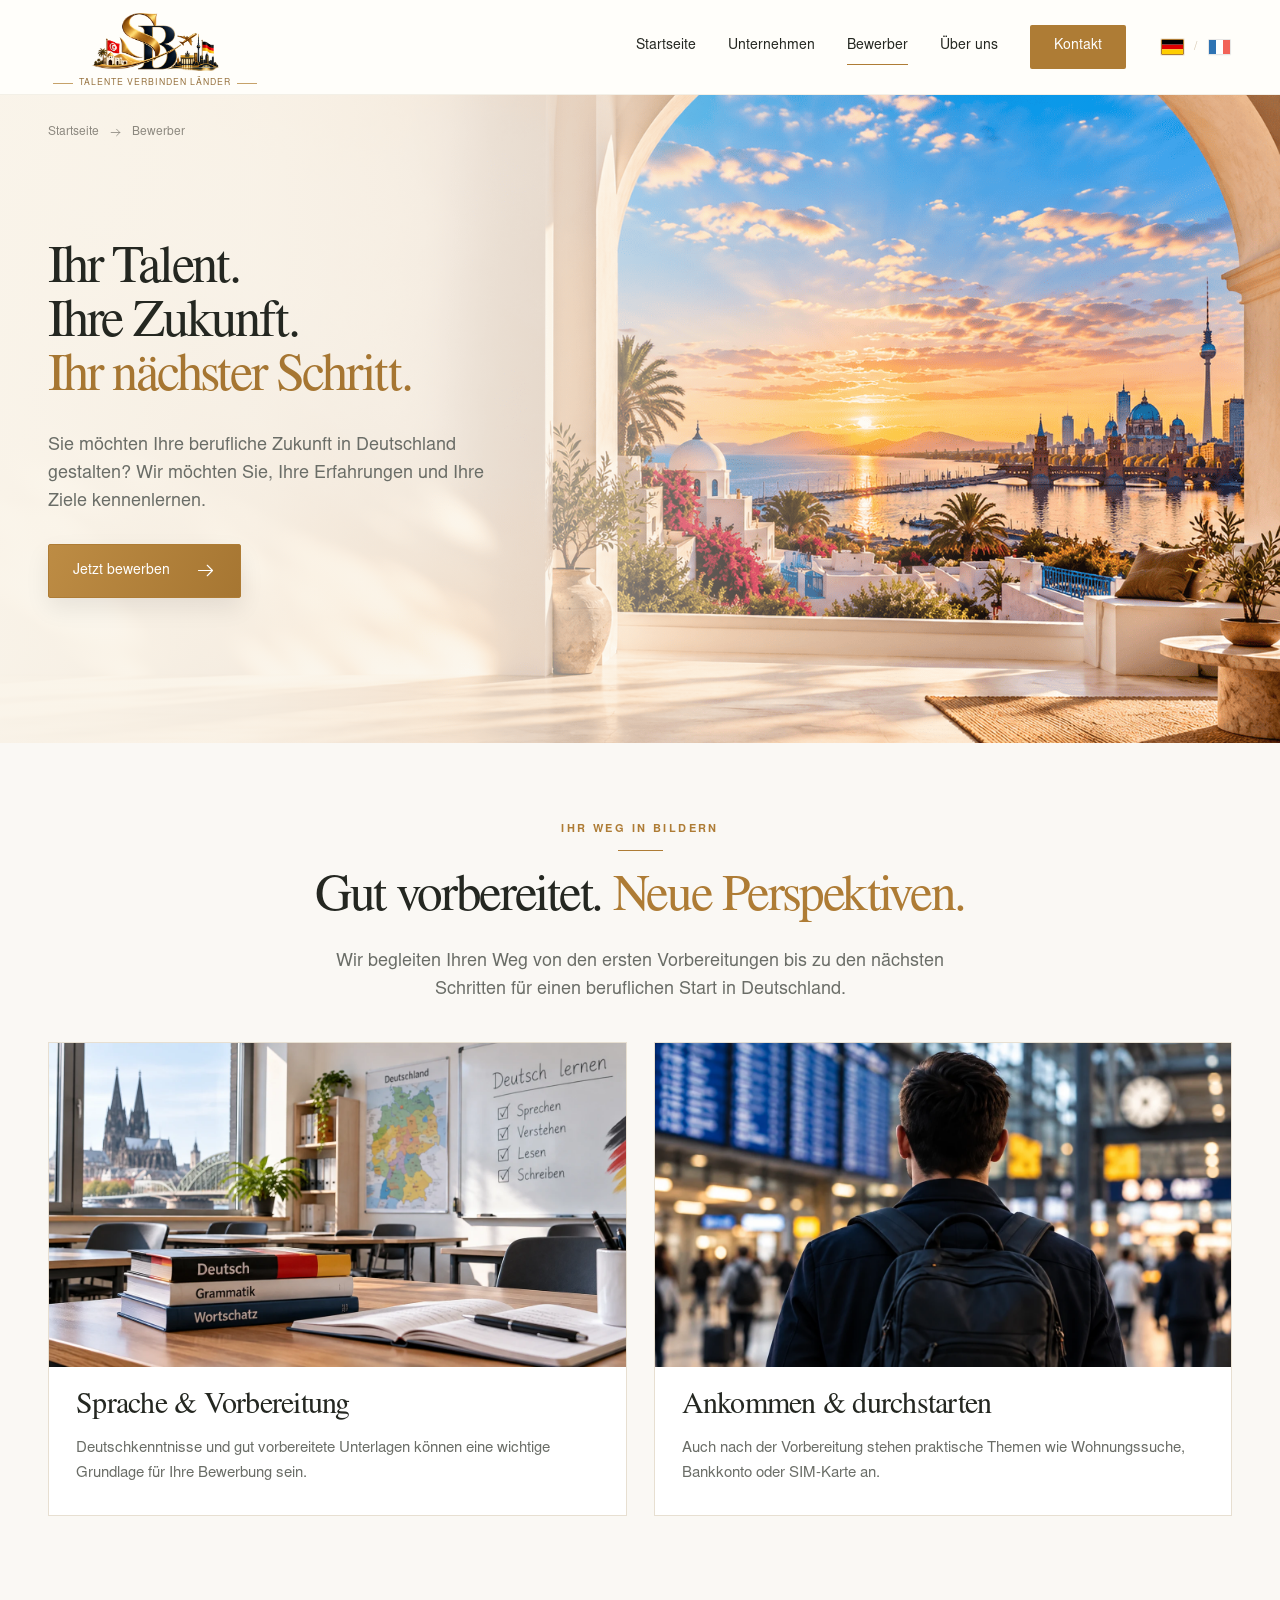
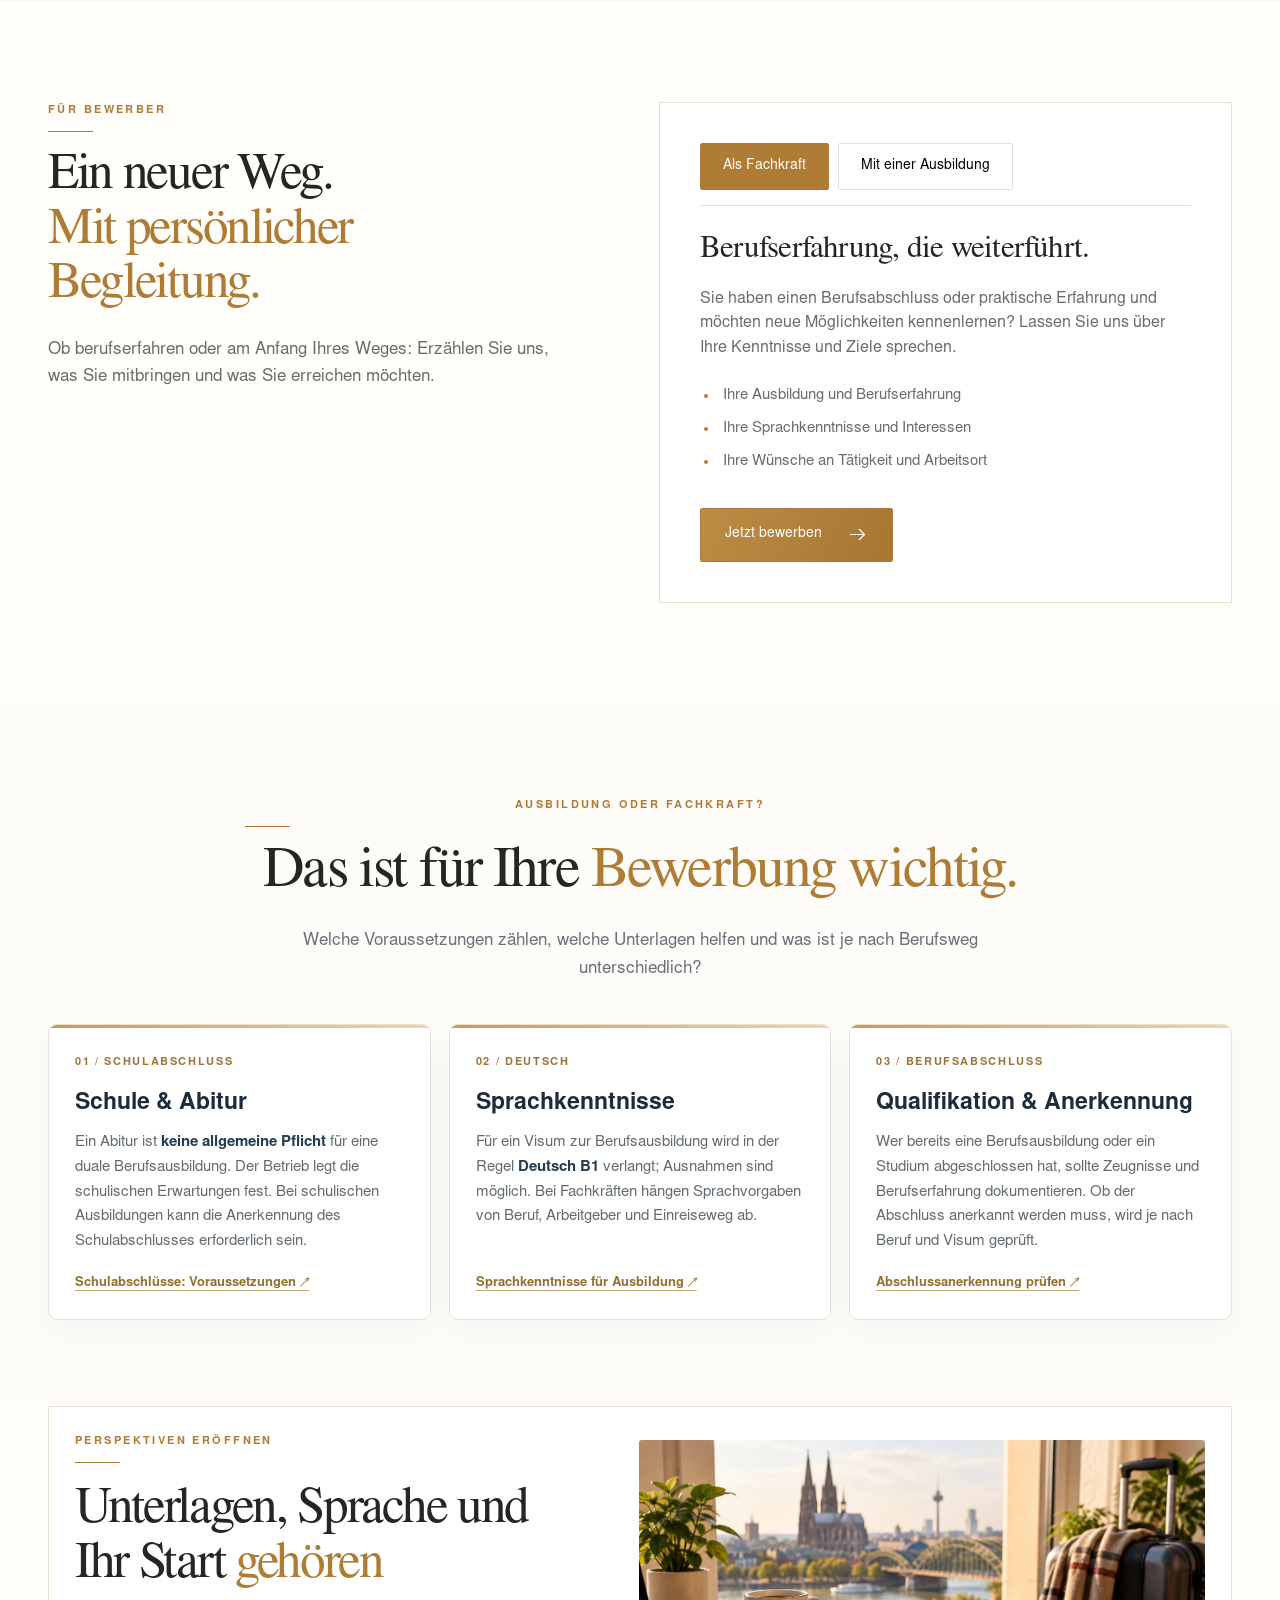
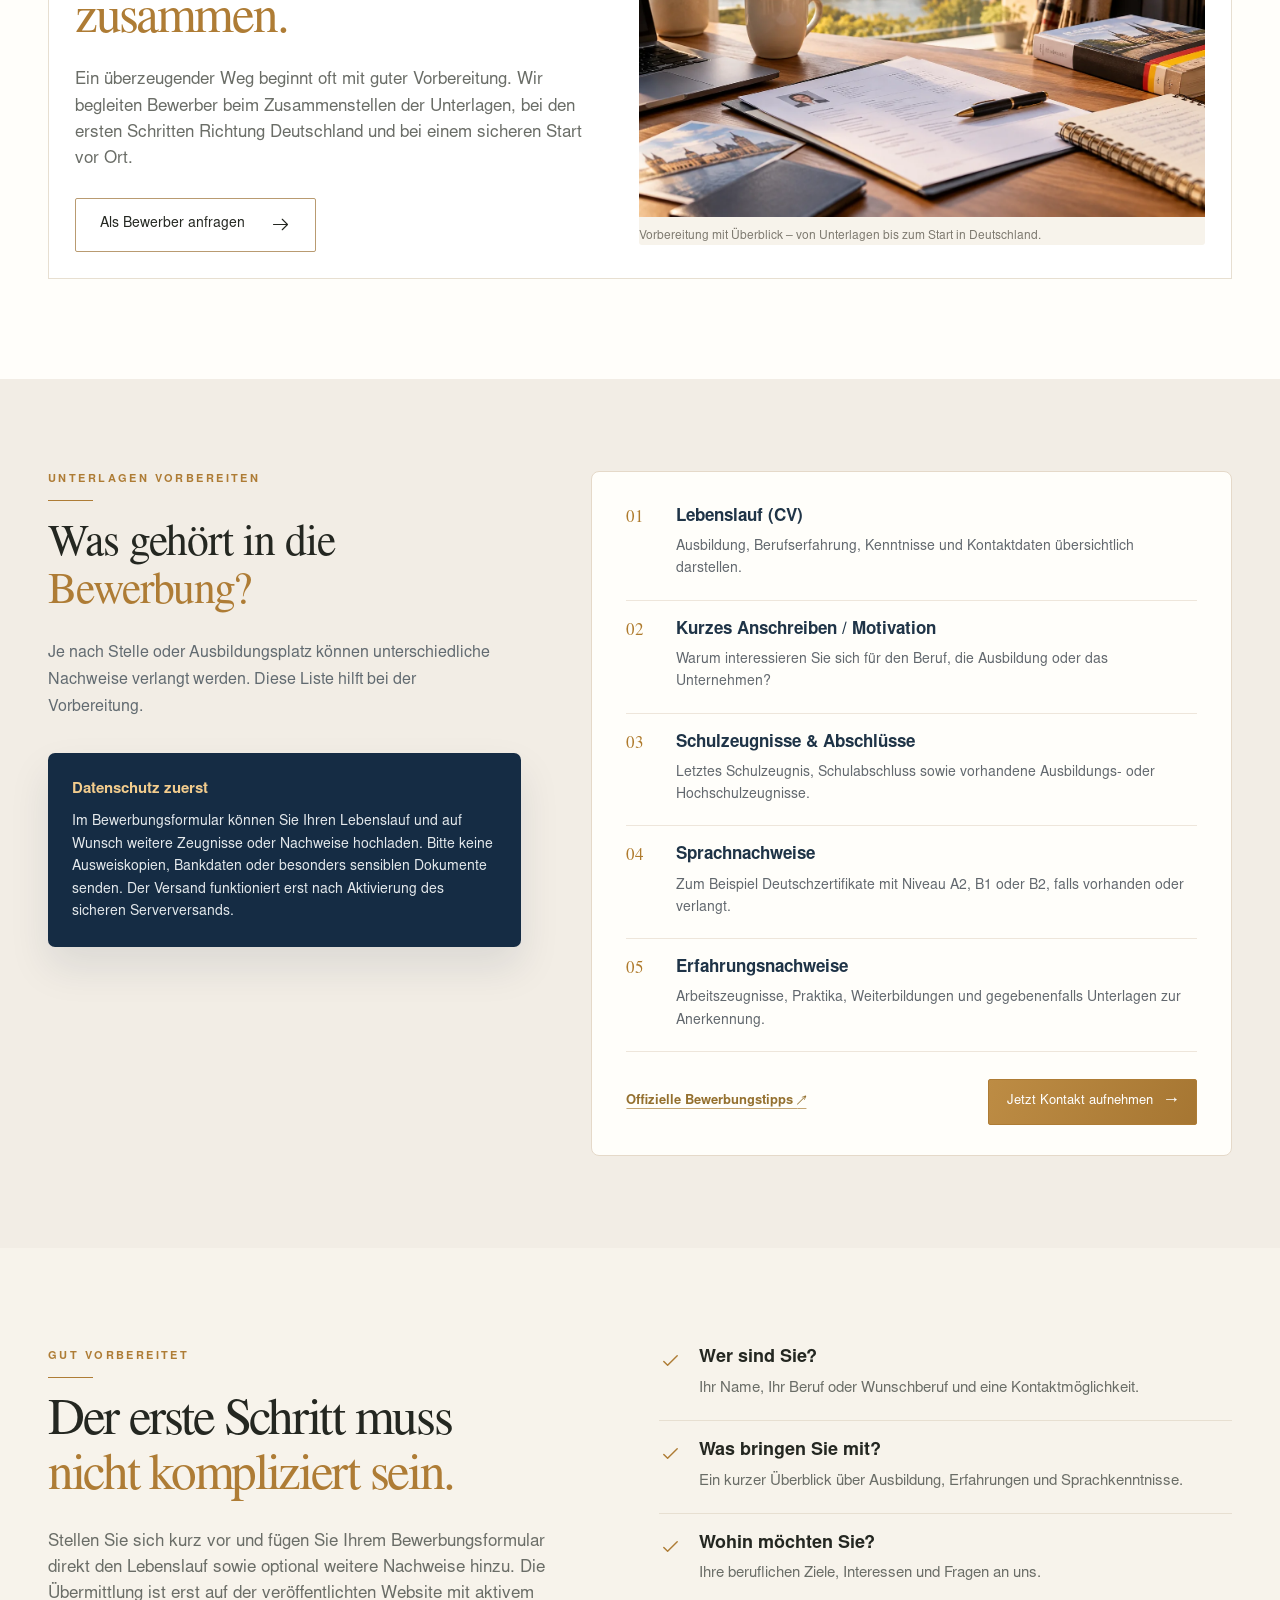
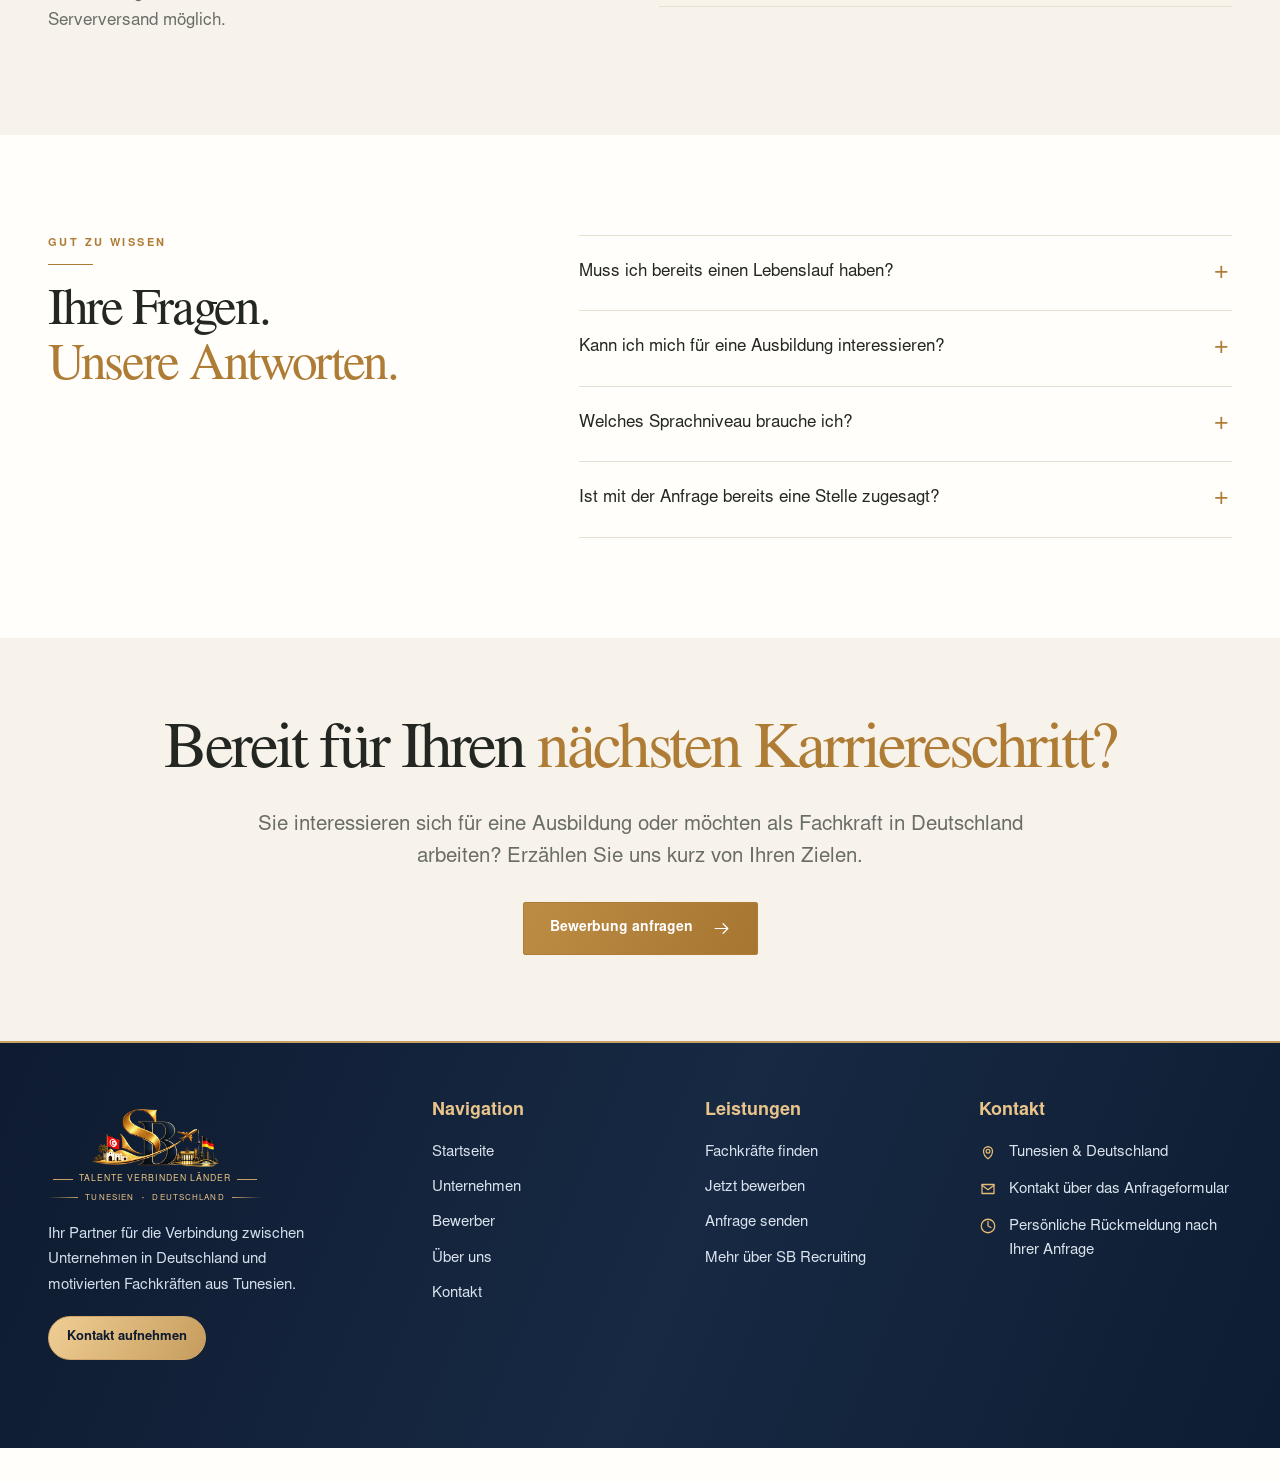
<file: bewerber.html>
<!doctype html><html lang="de"><head><meta charset="utf-8"><meta name="viewport" content="width=device-width, initial-scale=1"><meta name="theme-color" content="#ae7c35"><meta name="robots" content="noindex, nofollow"><title>Bewerber | SB Recruiting</title><meta name="description" content="Berufliche Perspektiven und Ausbildung in Deutschland: Lernen Sie SB Recruiting kennen und bereiten Sie Ihre Anfrage vor."><link rel="canonical" href="https://sb-recruiting.drym1.chatgpt.site/bewerber.html"><link rel="alternate" hreflang="de" href="https://sb-recruiting.drym1.chatgpt.site/bewerber.html"><link rel="alternate" hreflang="fr" href="https://sb-recruiting.drym1.chatgpt.site/fr/candidats.html"><meta property="og:type" content="website"><meta property="og:title" content="Bewerber | SB Recruiting"><meta property="og:description" content="Berufliche Perspektiven und Ausbildung in Deutschland: Lernen Sie SB Recruiting kennen und bereiten Sie Ihre Anfrage vor."><meta property="og:locale" content="de_DE"><meta property="og:image" content="https://sb-recruiting.drym1.chatgpt.site/assets/tunisia-germany.png"><meta property="og:url" content="https://sb-recruiting.drym1.chatgpt.site/bewerber.html"><link rel="icon" href="assets/favicon.svg" type="image/svg+xml"><link rel="preload" href="assets/serif.woff" as="font" type="font/woff" crossorigin><link rel="preload" href="assets/sans.woff" as="font" type="font/woff" crossorigin><link rel="stylesheet" href="assets/style.css"><script src="assets/app.js" defer></script><script src="assets/hero.js" defer></script><script src="assets/scroll-reveal.js" defer></script></head><body><a class="skip" href="#main">Zum Inhalt springen</a><header class="site-header" id="top"><div class="container header-inner"><a class="brand" href="index.html" aria-label="SB Recruiting – Startseite"><span class="brand-art" role="img" aria-label="SB Recruiting"></span><span class="brand-lines" aria-hidden="true"><span class="brand-tagline">Talente verbinden Länder</span></span></a><div class="header-mobile-tools"><div class="mobile-languages" aria-label="Sprache / Langue"><a href="bewerber.html" lang="de" aria-label="Deutsch" aria-current="true"><img class="language-flag" src="assets/flag-de.svg" width="24" height="16" alt=""></a><span aria-hidden="true">/</span><a href="fr/candidats.html" lang="fr" aria-label="Français" aria-current="false"><img class="language-flag" src="assets/flag-fr.svg" width="24" height="16" alt=""></a></div><button class="menu-toggle" type="button" aria-label="Menü öffnen" aria-expanded="false" aria-controls="main-nav"><svg class="icon" aria-hidden="true" viewBox="0 0 24 24"><path class="menu-line menu-line-top" d="M4 7h16"/><path class="menu-line menu-line-middle" d="M4 12h16"/><path class="menu-line menu-line-bottom" d="M4 17h16"/></svg></button></div><nav class="main-nav" id="main-nav" aria-label="Menü öffnen"><a href="index.html" class="" >Startseite</a><a href="unternehmen.html" class="" >Unternehmen</a><a href="bewerber.html" class="" aria-current="page">Bewerber</a><a href="ueber-uns.html" class="" >Über uns</a><a href="kontakt.html" class="nav-contact" >Kontakt</a><div class="languages" aria-label="Sprache / Langue"><a href="bewerber.html" lang="de" aria-label="Deutsch" aria-current="true"><img class="language-flag" src="assets/flag-de.svg" width="24" height="16" alt=""></a><span aria-hidden="true">/</span><a href="fr/candidats.html" lang="fr" aria-label="Français" aria-current="false"><img class="language-flag" src="assets/flag-fr.svg" width="24" height="16" alt=""></a></div></nav></div></header><noscript><div class="noscript-note">Bitte aktivieren Sie JavaScript, um das Menü und das Anfrageformular zu nutzen.</div><style>.hero-toolbar{display:none}.menu-toggle{display:none}.main-nav{display:flex;position:static;box-shadow:none;border:0;flex-wrap:wrap;padding:5px}.header-inner{height:auto;flex-wrap:wrap;padding-bottom:15px}.contact-form button{display:none}[role=tabpanel][hidden]{display:block!important;margin-top:30px}.tabs{display:none}</style></noscript><main id="main"><section class="inner-hero inner-hero-full candidate-hero"><div class="hero-backdrop"><picture><source media="(max-width: 620px)" srcset="assets/bewerber-mobile-hero-new.png"><img src="assets/bewerber-hero-terrasse.png" alt="Mediterraner Torbogen mit Blick auf tunesische Architektur und die Berliner Skyline im Abendlicht." width="1671" height="941" fetchpriority="high" decoding="async"></div><div class="container"><div class="breadcrumb"><a href="index.html">Startseite</a><svg class="icon" aria-hidden="true" viewBox="0 0 24 24"><path d="M4 12h16M14 6l6 6-6 6"/></svg><span>Bewerber</span></div><div class="inner-full-content"><h1>Ihr Talent.<br>Ihre Zukunft.<br><em>Ihr nächster Schritt.</em></h1><p>Sie möchten Ihre berufliche Zukunft in Deutschland gestalten? Wir möchten Sie, Ihre Erfahrungen und Ihre Ziele kennenlernen.</p><div class="actions"><a class="btn" href="kontakt.html?type=candidate">Jetzt bewerben<svg class="icon" aria-hidden="true" viewBox="0 0 24 24"><path d="M4 12h16M14 6l6 6-6 6"/></svg></a></div></div></div></section><section aria-labelledby="recruit-photo-heading-de-applicant" class="section recruit-photo-section"><div class="container"><div class="section-intro center"><span class="eyebrow">Ihr Weg in Bildern</span><h2 id="recruit-photo-heading-de-applicant">Gut vorbereitet. <em>Neue Perspektiven.</em></h2><p>Wir begleiten Ihren Weg von den ersten Vorbereitungen bis zu den nächsten Schritten für einen beruflichen Start in Deutschland.</p></div><div class="recruit-photo-grid"><article class="recruit-photo-card"><div class="recruit-photo-image"><img src="assets/website-recruiting-deutsch.webp" alt="Helles Klassenzimmer zum Deutschlernen mit Blick auf den Kölner Dom und einer Deutschlandkarte." width="1600" height="800" loading="lazy" decoding="async"></div><div class="recruit-photo-copy"><h3>Sprache &amp; Vorbereitung</h3><p>Deutschkenntnisse und gut vorbereitete Unterlagen können eine wichtige Grundlage für Ihre Bewerbung sein.</p></div></article><article class="recruit-photo-card"><div class="recruit-photo-image"><img src="assets/website-recruiting-arrival.webp" alt="Reisender mit Rucksack in einer großen Bahnhofshalle als Symbol für den Start in Deutschland." width="1448" height="1086" loading="lazy" decoding="async"></div><div class="recruit-photo-copy"><h3>Ankommen &amp; durchstarten</h3><p>Auch nach der Vorbereitung stehen praktische Themen wie Wohnungssuche, Bankkonto oder SIM-Karte an.</p></div></article></div></div></section><section class="section"><div class="container split"><div><span class="eyebrow">Für Bewerber</span><h2>Ein neuer Weg.<br><em>Mit persönlicher Begleitung.</em></h2><p>Ob berufserfahren oder am Anfang Ihres Weges: Erzählen Sie uns, was Sie mitbringen und was Sie erreichen möchten.</p></div><div class="path-choice"><div class="tabs" role="tablist" aria-label="Ihr Weg"><button class="tab" id="tab-0" role="tab" type="button" aria-selected="true" aria-controls="path-0" tabindex="0">Als Fachkraft</button><button class="tab" id="tab-1" role="tab" type="button" aria-selected="false" aria-controls="path-1" tabindex="-1">Mit einer Ausbildung</button></div><div role="tabpanel" tabindex="0" id="path-0" aria-labelledby="tab-0" ><h3>Berufserfahrung, die weiterführt.</h3><p>Sie haben einen Berufsabschluss oder praktische Erfahrung und möchten neue Möglichkeiten kennenlernen? Lassen Sie uns über Ihre Kenntnisse und Ziele sprechen.</p><ul class="simple-list"><li>Ihre Ausbildung und Berufserfahrung</li><li>Ihre Sprachkenntnisse und Interessen</li><li>Ihre Wünsche an Tätigkeit und Arbeitsort</li></ul><div class="actions"><a class="btn" href="kontakt.html?type=candidate">Jetzt bewerben<svg class="icon" aria-hidden="true" viewBox="0 0 24 24"><path d="M4 12h16M14 6l6 6-6 6"/></svg></a></div></div><div role="tabpanel" tabindex="0" id="path-1" aria-labelledby="tab-1" hidden><h3>Eine Grundlage für Ihre Zukunft.</h3><p>Sie interessieren sich für eine Ausbildung in Deutschland? Gemeinsam schauen wir auf Ihre Interessen und mögliche nächste Schritte.</p><ul class="simple-list"><li>Ihr Schulabschluss und bisheriger Bildungsweg</li><li>Ihr Wunschberuf und Ihre Motivation</li><li>Ihre Sprachkenntnisse und Lernziele</li></ul><div class="actions"><a class="btn" href="kontakt.html?type=training">Jetzt bewerben<svg class="icon" aria-hidden="true" viewBox="0 0 24 24"><path d="M4 12h16M14 6l6 6-6 6"/></svg></a></div></div></div></div></section><section class="section candidate-guide-section" aria-labelledby="candidate-requirements-heading"><div class="container"><div class="guide-heading"><span class="eyebrow">Ausbildung oder Fachkraft?</span><h2 id="candidate-requirements-heading">Das ist für Ihre <em>Bewerbung wichtig.</em></h2><p>Welche Voraussetzungen zählen, welche Unterlagen helfen und was ist je nach Berufsweg unterschiedlich?</p></div>
<div class="requirement-grid">
<article class="requirement-panel"><span class="guide-number">01 / SCHULABSCHLUSS</span><h3>Schule & Abitur</h3><p>Ein Abitur ist <strong>keine allgemeine Pflicht</strong> für eine duale Berufsausbildung. Der Betrieb legt die schulischen Erwartungen fest. Bei schulischen Ausbildungen kann die Anerkennung des Schulabschlusses erforderlich sein.</p><a class="guide-source" href="https://www.make-it-in-germany.com/en/study-vocational-training/training-in-germany/requirements-for-vocational-training" target="_blank" rel="noopener noreferrer">Schulabschlüsse: Voraussetzungen <span aria-hidden="true">↗</span></a></article>
<article class="requirement-panel"><span class="guide-number">02 / DEUTSCH</span><h3>Sprachkenntnisse</h3><p>Für ein Visum zur Berufsausbildung wird in der Regel <strong>Deutsch B1</strong> verlangt; Ausnahmen sind möglich. Bei Fachkräften hängen Sprachvorgaben von Beruf, Arbeitgeber und Einreiseweg ab.</p><a class="guide-source" href="https://www.make-it-in-germany.com/en/visa-residence/types/training" target="_blank" rel="noopener noreferrer">Sprachkenntnisse für Ausbildung <span aria-hidden="true">↗</span></a></article>
<article class="requirement-panel"><span class="guide-number">03 / BERUFSABSCHLUSS</span><h3>Qualifikation & Anerkennung</h3><p>Wer bereits eine Berufsausbildung oder ein Studium abgeschlossen hat, sollte Zeugnisse und Berufserfahrung dokumentieren. Ob der Abschluss anerkannt werden muss, wird je nach Beruf und Visum geprüft.</p><a class="guide-source" href="https://www.make-it-in-germany.com/en/working-in-germany/recognition/who-needs" target="_blank" rel="noopener noreferrer">Abschlussanerkennung prüfen <span aria-hidden="true">↗</span></a></article>
</div></div></section>
<section class="section photo-feature story-reversed" aria-labelledby="candidate-story-heading"><div class="container"><div class="story-split"><div class="story-copy"><span class="eyebrow">Perspektiven eröffnen</span><h2 id="candidate-story-heading">Unterlagen, Sprache und Ihr Start <em>gehören zusammen.</em></h2><p>Ein überzeugender Weg beginnt oft mit guter Vorbereitung. Wir begleiten Bewerber beim Zusammenstellen der Unterlagen, bei den ersten Schritten Richtung Deutschland und bei einem sicheren Start vor Ort.</p><div class="actions"><a class="btn btn-outline" href="kontakt.html?type=candidate">Als Bewerber anfragen<svg class="icon" aria-hidden="true" viewBox="0 0 24 24"><path d="M4 12h16M14 6l6 6-6 6"/></svg></a></div></div><figure class="story-figure"><img src="assets/bewerber-content.webp" alt="Arbeitsplatz mit Bewerbungsunterlagen, Notizbuch und Deutschlandbezug in warmem Licht." width="1400" height="933" loading="lazy" decoding="async"><figcaption class="story-caption">Vorbereitung mit Überblick – von Unterlagen bis zum Start in Deutschland.</figcaption></figure></div></div></section><section class="section candidate-docs-section" aria-labelledby="candidate-docs-heading"><div class="container docs-layout"><div class="docs-intro"><span class="eyebrow">Unterlagen vorbereiten</span><h2 id="candidate-docs-heading">Was gehört in die <em>Bewerbung?</em></h2><p>Je nach Stelle oder Ausbildungsplatz können unterschiedliche Nachweise verlangt werden. Diese Liste hilft bei der Vorbereitung.</p><div class="docs-side-note"><strong>Datenschutz zuerst</strong><p>Im Bewerbungsformular können Sie Ihren Lebenslauf und auf Wunsch weitere Zeugnisse oder Nachweise hochladen. Bitte keine Ausweiskopien, Bankdaten oder besonders sensiblen Dokumente senden. Der Versand funktioniert erst nach Aktivierung des sicheren Serverversands.</p></div></div><div class="docs-content"><ul class="application-list">
<li><span class="application-index">01</span><div><h3>Lebenslauf (CV)</h3><p>Ausbildung, Berufserfahrung, Kenntnisse und Kontaktdaten übersichtlich darstellen.</p></div></li>
<li><span class="application-index">02</span><div><h3>Kurzes Anschreiben / Motivation</h3><p>Warum interessieren Sie sich für den Beruf, die Ausbildung oder das Unternehmen?</p></div></li>
<li><span class="application-index">03</span><div><h3>Schulzeugnisse & Abschlüsse</h3><p>Letztes Schulzeugnis, Schulabschluss sowie vorhandene Ausbildungs- oder Hochschulzeugnisse.</p></div></li>
<li><span class="application-index">04</span><div><h3>Sprachnachweise</h3><p>Zum Beispiel Deutschzertifikate mit Niveau A2, B1 oder B2, falls vorhanden oder verlangt.</p></div></li>
<li><span class="application-index">05</span><div><h3>Erfahrungsnachweise</h3><p>Arbeitszeugnisse, Praktika, Weiterbildungen und gegebenenfalls Unterlagen zur Anerkennung.</p></div></li>
</ul><div class="docs-footer"><a class="guide-source" href="https://www.make-it-in-germany.com/en/working-in-germany/job/application" target="_blank" rel="noopener noreferrer">Offizielle Bewerbungstipps <span aria-hidden="true">↗</span></a> <a class="btn" href="kontakt.html?type=candidate">Jetzt Kontakt aufnehmen <span aria-hidden="true">→</span></a></div></div></div></section><section class="section tinted"><div class="container split"><div><span class="eyebrow">Gut vorbereitet</span><h2>Der erste Schritt muss<br><em>nicht kompliziert sein.</em></h2><p>Stellen Sie sich kurz vor und fügen Sie Ihrem Bewerbungsformular direkt den Lebenslauf sowie optional weitere Nachweise hinzu. Die Übermittlung ist erst auf der veröffentlichten Website mit aktivem Serverversand möglich.</p></div><ul class="list"><li><svg class="icon" aria-hidden="true" viewBox="0 0 24 24"><path d="m5 12 4 4L19 6"/></svg><div><h3>Wer sind Sie?</h3><p>Ihr Name, Ihr Beruf oder Wunschberuf und eine Kontaktmöglichkeit.</p></div></li><li><svg class="icon" aria-hidden="true" viewBox="0 0 24 24"><path d="m5 12 4 4L19 6"/></svg><div><h3>Was bringen Sie mit?</h3><p>Ein kurzer Überblick über Ausbildung, Erfahrungen und Sprachkenntnisse.</p></div></li><li><svg class="icon" aria-hidden="true" viewBox="0 0 24 24"><path d="m5 12 4 4L19 6"/></svg><div><h3>Wohin möchten Sie?</h3><p>Ihre beruflichen Ziele, Interessen und Fragen an uns.</p></div></li></ul></div></section><section class="section"><div class="container faq-layout"><div><span class="eyebrow">Gut zu wissen</span><h2>Ihre Fragen.<br><em>Unsere Antworten.</em></h2></div><div class="faq-list"><details><summary>Muss ich bereits einen Lebenslauf haben?</summary><p>Für eine Bewerbung laden Sie Ihren Lebenslauf im Formular hoch. Sie können zusätzlich Zeugnisse oder Nachweise anhängen.</p></details><details><summary>Kann ich mich für eine Ausbildung interessieren?</summary><p>Ja. Wählen Sie im Kontaktformular „Ausbildungsinteressiert“ und nennen Sie Ihren Wunschberuf sowie Ihren bisherigen Bildungsweg.</p></details><details><summary>Welches Sprachniveau brauche ich?</summary><p>Die Anforderungen unterscheiden sich je nach Tätigkeit und Bildungsweg. Beschreiben Sie im ersten Gespräch Ihre bisherigen Sprachkenntnisse, damit die nächsten Schritte passend besprochen werden können.</p></details><details><summary>Ist mit der Anfrage bereits eine Stelle zugesagt?</summary><p>Nein. Eine Anfrage dient dem Kennenlernen. Eine mögliche Vermittlung hängt von Ihrem Profil, passenden Angeboten und den jeweiligen Voraussetzungen ab.</p></details></div></div></section><section class="final-cta-sb" aria-label="Anfrage als Bewerber starten"><div class="container final-cta-sb-inner"><h2>Bereit für Ihren <em>nächsten Karriereschritt?</em></h2><p>Sie interessieren sich für eine Ausbildung oder möchten als Fachkraft in Deutschland arbeiten? Erzählen Sie uns kurz von Ihren Zielen.</p><a class="final-cta-sb-button" href="kontakt.html?type=candidate" aria-label="Anfrage als Bewerber starten">Bewerbung anfragen<svg class="icon" aria-hidden="true" viewBox="0 0 24 24"><path d="M4 12h16M14 6l6 6-6 6"/></svg></a></div></section><dialog class="request-dialog" id="request-dialog" aria-labelledby="request-title" aria-describedby="request-description"><div class="dialog-inner"><button class="dialog-close" type="button" aria-label="Schließen">×</button><span class="eyebrow">SB Recruiting</span><h2 id="request-title">Ihre Anfrage ist vorbereitet.</h2><p id="request-description">Ihre Anfrage wurde als Text vorbereitet. Es wurde noch keine Nachricht versendet. Sie können den Text kopieren und selbst per E-Mail an SB Recruiting senden.</p><pre class="request-summary" id="request-summary"></pre><div class="actions"><button class="btn" type="button" id="copy-request">Text kopieren<svg class="icon" aria-hidden="true" viewBox="0 0 24 24"><rect x="8" y="8" width="14" height="14" rx="1"/><path d="M16 8V2H2v14h6"/></svg></button><button class="btn btn-outline" type="button" id="download-request">Herunterladen<svg class="icon" aria-hidden="true" viewBox="0 0 24 24"><path d="M12 2v13m-5-5 5 5 5-5M3 16v6h18v-6"/></svg></button></div><div class="copy-status" role="status" id="copy-status"></div></div></dialog></main><footer class="site-footer"><div class="container"><div class="footer-grid"><div class="footer-col footer-about"><a class="brand footer-brand" href="index.html" aria-label="SB Recruiting – Startseite"><span class="brand-art" role="img" aria-label="SB Recruiting"></span><span class="brand-lines" aria-hidden="true"><span class="brand-tagline">Talente verbinden Länder</span><span class="footer-countries" aria-hidden="true"><span>Tunesien</span><span class="footer-country-separator" aria-hidden="true">·</span><span>Deutschland</span></span></span></a><p class="footer-copy">Ihr Partner für die Verbindung zwischen Unternehmen in Deutschland und motivierten Fachkräften aus Tunesien.</p><a class="footer-pill" href="kontakt.html">Kontakt aufnehmen</a></div><div class="footer-col"><h3>Navigation</h3><nav class="footer-links" aria-label="Navigation im Footer"><a href="index.html">Startseite</a><a href="unternehmen.html">Unternehmen</a><a href="bewerber.html">Bewerber</a><a href="ueber-uns.html">Über uns</a><a href="kontakt.html">Kontakt</a></nav></div><div class="footer-col"><h3>Leistungen</h3><nav class="footer-links" aria-label="Leistungen"><a href="unternehmen.html">Fachkräfte finden</a><a href="bewerber.html">Jetzt bewerben</a><a href="kontakt.html">Anfrage senden</a><a href="ueber-uns.html">Mehr über SB Recruiting</a></nav></div><div class="footer-col footer-contact"><h3>Kontakt</h3><ul class="footer-contact-list"><li><svg class="icon" aria-hidden="true" viewBox="0 0 24 24"><path d="M12 21s-6-4.35-6-10a6 6 0 1 1 12 0c0 5.65-6 10-6 10Z"/><circle cx="12" cy="11" r="2.5"/></svg><span>Tunesien &amp; Deutschland</span></li><li><svg class="icon" aria-hidden="true" viewBox="0 0 24 24"><path d="M4 6h16v12H4z"/><path d="m4 7 8 6 8-6"/></svg><span>Kontakt über das Anfrageformular</span></li><li><svg class="icon" aria-hidden="true" viewBox="0 0 24 24"><path d="M12 6v6l4 2"/><circle cx="12" cy="12" r="9"/></svg><span>Persönliche Rückmeldung nach Ihrer Anfrage</span></li></ul></div></div><div class="footer-bottom-bar"><span>© 2026 SB Recruiting</span><nav class="legal-nav" aria-label="Rechtliches"><a href="impressum.html">Impressum</a><a href="datenschutz.html">Datenschutz</a></nav></div></div></footer></body></html>
</file>
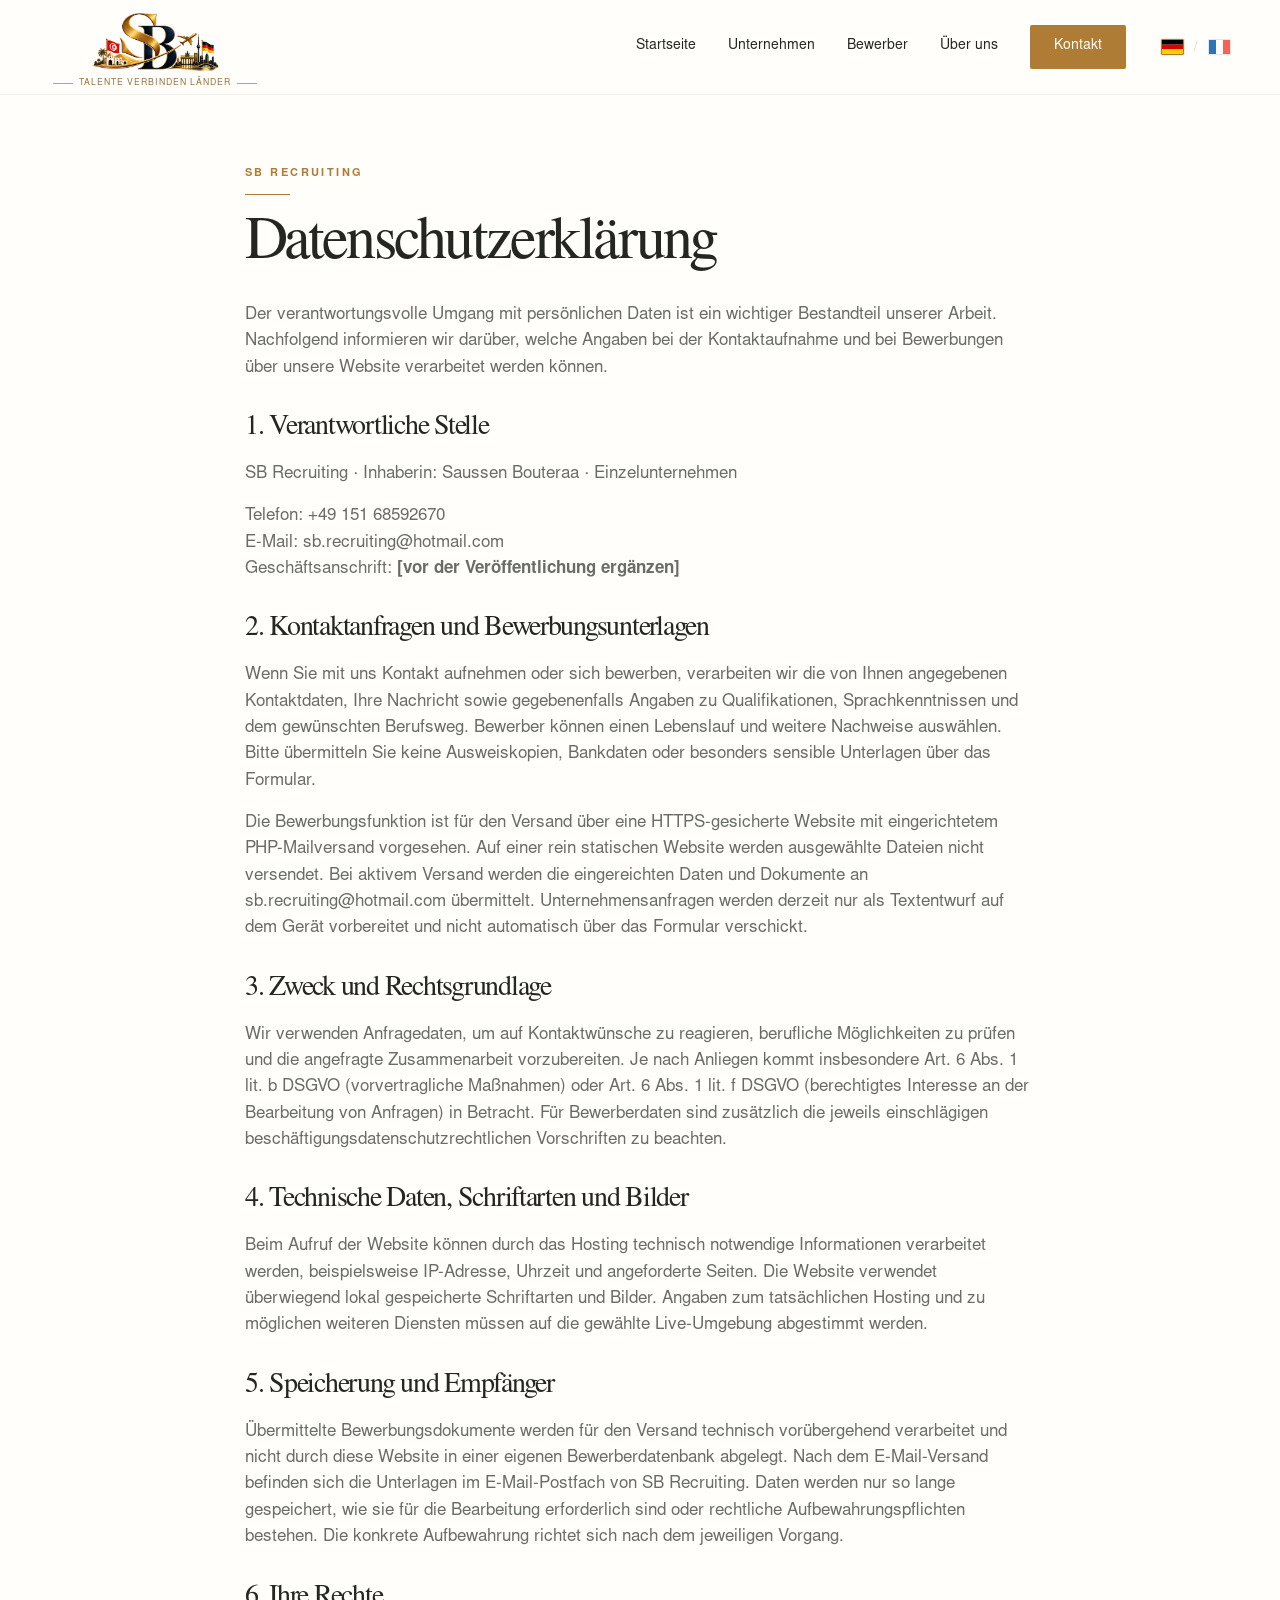
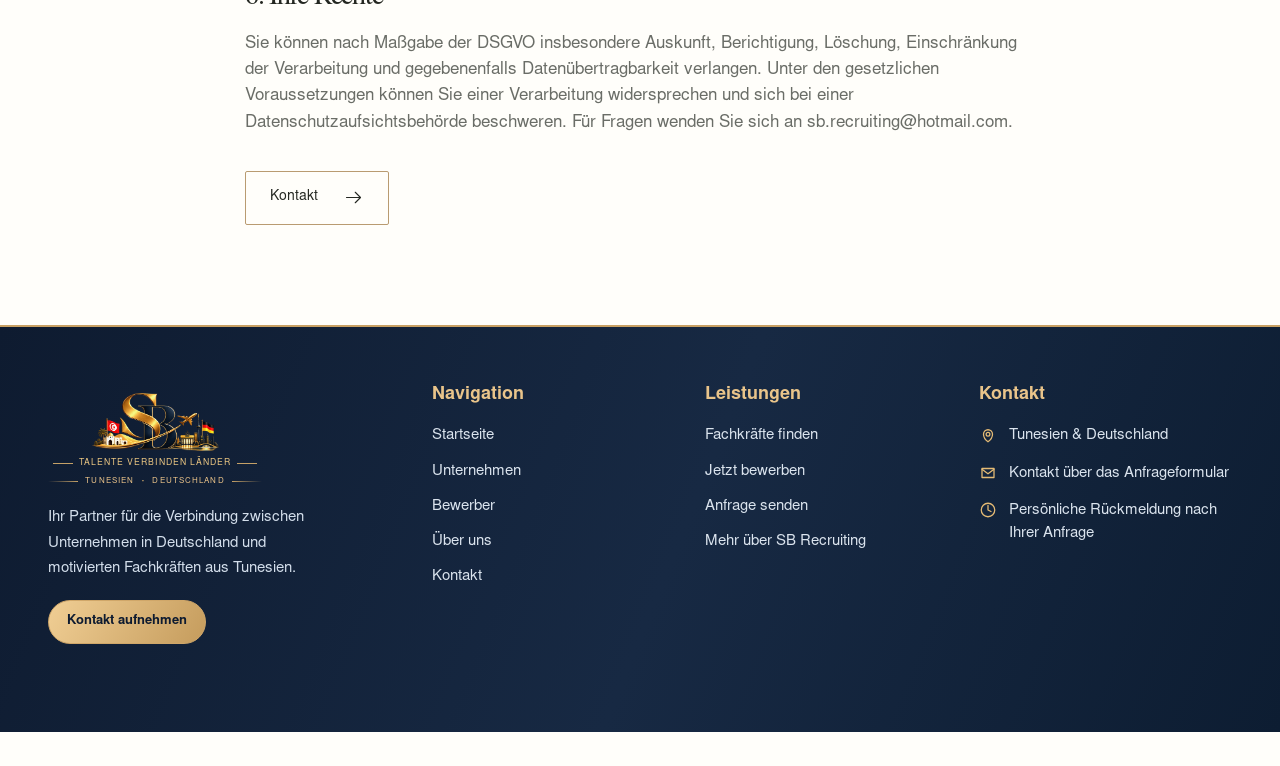
<file: datenschutz.html>
<!doctype html><html lang="de"><head><meta charset="utf-8"><meta name="viewport" content="width=device-width, initial-scale=1"><meta name="theme-color" content="#ae7c35"><meta name="robots" content="noindex, nofollow"><title>Datenschutz | SB Recruiting</title><meta name="description" content="Informationen zum Umgang mit Daten in der SB Recruiting Website-Vorschau."><link rel="canonical" href="https://sb-recruiting.drym1.chatgpt.site/datenschutz.html"><link rel="alternate" hreflang="de" href="https://sb-recruiting.drym1.chatgpt.site/datenschutz.html"><link rel="alternate" hreflang="fr" href="https://sb-recruiting.drym1.chatgpt.site/fr/confidentialite.html"><meta property="og:type" content="website"><meta property="og:title" content="Datenschutz | SB Recruiting"><meta property="og:description" content="Informationen zum Umgang mit Daten in der SB Recruiting Website-Vorschau."><meta property="og:locale" content="de_DE"><meta property="og:image" content="https://sb-recruiting.drym1.chatgpt.site/assets/tunisia-germany.png"><meta property="og:url" content="https://sb-recruiting.drym1.chatgpt.site/datenschutz.html"><link rel="icon" href="assets/favicon.svg" type="image/svg+xml"><link rel="preload" href="assets/serif.woff" as="font" type="font/woff" crossorigin><link rel="preload" href="assets/sans.woff" as="font" type="font/woff" crossorigin><link rel="stylesheet" href="assets/style.css"><script src="assets/app.js" defer></script><script src="assets/hero.js" defer></script><script src="assets/scroll-reveal.js" defer></script></head><body><a class="skip" href="#main">Zum Inhalt springen</a><header class="site-header" id="top"><div class="container header-inner"><a class="brand" href="index.html" aria-label="SB Recruiting – Startseite"><span class="brand-art" role="img" aria-label="SB Recruiting"></span><span class="brand-lines" aria-hidden="true"><span class="brand-tagline">Talente verbinden Länder</span></span></a><div class="header-mobile-tools"><div class="mobile-languages" aria-label="Sprache / Langue"><a href="datenschutz.html" lang="de" aria-label="Deutsch" aria-current="true"><img class="language-flag" src="assets/flag-de.svg" width="24" height="16" alt=""></a><span aria-hidden="true">/</span><a href="fr/confidentialite.html" lang="fr" aria-label="Français" aria-current="false"><img class="language-flag" src="assets/flag-fr.svg" width="24" height="16" alt=""></a></div><button class="menu-toggle" type="button" aria-label="Menü öffnen" aria-expanded="false" aria-controls="main-nav"><svg class="icon" aria-hidden="true" viewBox="0 0 24 24"><path class="menu-line menu-line-top" d="M4 7h16"/><path class="menu-line menu-line-middle" d="M4 12h16"/><path class="menu-line menu-line-bottom" d="M4 17h16"/></svg></button></div><nav class="main-nav" id="main-nav" aria-label="Menü öffnen"><a href="index.html" class="" >Startseite</a><a href="unternehmen.html" class="" >Unternehmen</a><a href="bewerber.html" class="" >Bewerber</a><a href="ueber-uns.html" class="" >Über uns</a><a href="kontakt.html" class="nav-contact" >Kontakt</a><div class="languages" aria-label="Sprache / Langue"><a href="datenschutz.html" lang="de" aria-label="Deutsch" aria-current="true"><img class="language-flag" src="assets/flag-de.svg" width="24" height="16" alt=""></a><span aria-hidden="true">/</span><a href="fr/confidentialite.html" lang="fr" aria-label="Français" aria-current="false"><img class="language-flag" src="assets/flag-fr.svg" width="24" height="16" alt=""></a></div></nav></div></header><noscript><div class="noscript-note">Bitte aktivieren Sie JavaScript, um das Menü und das Anfrageformular zu nutzen.</div><style>.hero-toolbar{display:none}.menu-toggle{display:none}.main-nav{display:flex;position:static;box-shadow:none;border:0;flex-wrap:wrap;padding:5px}.header-inner{height:auto;flex-wrap:wrap;padding-bottom:15px}.contact-form button{display:none}[role=tabpanel][hidden]{display:block!important;margin-top:30px}.tabs{display:none}</style></noscript><main id="main"><div class="container"><article class="legal-content"><span class="eyebrow">SB Recruiting</span><h1>Datenschutzerklärung</h1>
<p>Der verantwortungsvolle Umgang mit persönlichen Daten ist ein wichtiger Bestandteil unserer Arbeit. Nachfolgend informieren wir darüber, welche Angaben bei der Kontaktaufnahme und bei Bewerbungen über unsere Website verarbeitet werden können.</p>
<h2>1. Verantwortliche Stelle</h2><p>SB Recruiting · Inhaberin: Saussen Bouteraa · Einzelunternehmen</p><p>Telefon: <a href="tel:+4915168592670">+49 151 68592670</a><br>E-Mail: <a href="mailto:sb.recruiting@hotmail.com">sb.recruiting@hotmail.com</a><br>Geschäftsanschrift: <strong>[vor der Veröffentlichung ergänzen]</strong></p>
<h2>2. Kontaktanfragen und Bewerbungsunterlagen</h2><p>Wenn Sie mit uns Kontakt aufnehmen oder sich bewerben, verarbeiten wir die von Ihnen angegebenen Kontaktdaten, Ihre Nachricht sowie gegebenenfalls Angaben zu Qualifikationen, Sprachkenntnissen und dem gewünschten Berufsweg. Bewerber können einen Lebenslauf und weitere Nachweise auswählen. Bitte übermitteln Sie keine Ausweiskopien, Bankdaten oder besonders sensible Unterlagen über das Formular.</p>
<p>Die Bewerbungsfunktion ist für den Versand über eine HTTPS-gesicherte Website mit eingerichtetem PHP-Mailversand vorgesehen. Auf einer rein statischen Website werden ausgewählte Dateien nicht versendet. Bei aktivem Versand werden die eingereichten Daten und Dokumente an <a href="mailto:sb.recruiting@hotmail.com">sb.recruiting@hotmail.com</a> übermittelt. Unternehmensanfragen werden derzeit nur als Textentwurf auf dem Gerät vorbereitet und nicht automatisch über das Formular verschickt.</p>
<h2>3. Zweck und Rechtsgrundlage</h2><p>Wir verwenden Anfragedaten, um auf Kontaktwünsche zu reagieren, berufliche Möglichkeiten zu prüfen und die angefragte Zusammenarbeit vorzubereiten. Je nach Anliegen kommt insbesondere Art. 6 Abs. 1 lit. b DSGVO (vorvertragliche Maßnahmen) oder Art. 6 Abs. 1 lit. f DSGVO (berechtigtes Interesse an der Bearbeitung von Anfragen) in Betracht. Für Bewerberdaten sind zusätzlich die jeweils einschlägigen beschäftigungsdatenschutzrechtlichen Vorschriften zu beachten.</p>
<h2>4. Technische Daten, Schriftarten und Bilder</h2><p>Beim Aufruf der Website können durch das Hosting technisch notwendige Informationen verarbeitet werden, beispielsweise IP-Adresse, Uhrzeit und angeforderte Seiten. Die Website verwendet überwiegend lokal gespeicherte Schriftarten und Bilder. Angaben zum tatsächlichen Hosting und zu möglichen weiteren Diensten müssen auf die gewählte Live-Umgebung abgestimmt werden.</p>
<h2>5. Speicherung und Empfänger</h2><p>Übermittelte Bewerbungsdokumente werden für den Versand technisch vorübergehend verarbeitet und nicht durch diese Website in einer eigenen Bewerberdatenbank abgelegt. Nach dem E-Mail-Versand befinden sich die Unterlagen im E-Mail-Postfach von SB Recruiting. Daten werden nur so lange gespeichert, wie sie für die Bearbeitung erforderlich sind oder rechtliche Aufbewahrungspflichten bestehen. Die konkrete Aufbewahrung richtet sich nach dem jeweiligen Vorgang.</p>
<h2>6. Ihre Rechte</h2><p>Sie können nach Maßgabe der DSGVO insbesondere Auskunft, Berichtigung, Löschung, Einschränkung der Verarbeitung und gegebenenfalls Datenübertragbarkeit verlangen. Unter den gesetzlichen Voraussetzungen können Sie einer Verarbeitung widersprechen und sich bei einer Datenschutzaufsichtsbehörde beschweren. Für Fragen wenden Sie sich an <a href="mailto:sb.recruiting@hotmail.com">sb.recruiting@hotmail.com</a>.</p>
<div class="actions"><a class="btn btn-outline" href="kontakt.html">Kontakt<svg class="icon" aria-hidden="true" viewBox="0 0 24 24"><path d="M4 12h16M14 6l6 6-6 6"/></svg></a></div></article></div></main><footer class="site-footer"><div class="container"><div class="footer-grid"><div class="footer-col footer-about"><a class="brand footer-brand" href="index.html" aria-label="SB Recruiting – Startseite"><span class="brand-art" role="img" aria-label="SB Recruiting"></span><span class="brand-lines" aria-hidden="true"><span class="brand-tagline">Talente verbinden Länder</span><span class="footer-countries" aria-hidden="true"><span>Tunesien</span><span class="footer-country-separator" aria-hidden="true">·</span><span>Deutschland</span></span></span></a><p class="footer-copy">Ihr Partner für die Verbindung zwischen Unternehmen in Deutschland und motivierten Fachkräften aus Tunesien.</p><a class="footer-pill" href="kontakt.html">Kontakt aufnehmen</a></div><div class="footer-col"><h3>Navigation</h3><nav class="footer-links" aria-label="Navigation im Footer"><a href="index.html">Startseite</a><a href="unternehmen.html">Unternehmen</a><a href="bewerber.html">Bewerber</a><a href="ueber-uns.html">Über uns</a><a href="kontakt.html">Kontakt</a></nav></div><div class="footer-col"><h3>Leistungen</h3><nav class="footer-links" aria-label="Leistungen"><a href="unternehmen.html">Fachkräfte finden</a><a href="bewerber.html">Jetzt bewerben</a><a href="kontakt.html">Anfrage senden</a><a href="ueber-uns.html">Mehr über SB Recruiting</a></nav></div><div class="footer-col footer-contact"><h3>Kontakt</h3><ul class="footer-contact-list"><li><svg class="icon" aria-hidden="true" viewBox="0 0 24 24"><path d="M12 21s-6-4.35-6-10a6 6 0 1 1 12 0c0 5.65-6 10-6 10Z"/><circle cx="12" cy="11" r="2.5"/></svg><span>Tunesien &amp; Deutschland</span></li><li><svg class="icon" aria-hidden="true" viewBox="0 0 24 24"><path d="M4 6h16v12H4z"/><path d="m4 7 8 6 8-6"/></svg><span>Kontakt über das Anfrageformular</span></li><li><svg class="icon" aria-hidden="true" viewBox="0 0 24 24"><path d="M12 6v6l4 2"/><circle cx="12" cy="12" r="9"/></svg><span>Persönliche Rückmeldung nach Ihrer Anfrage</span></li></ul></div></div><div class="footer-bottom-bar"><span>© 2026 SB Recruiting</span><nav class="legal-nav" aria-label="Rechtliches"><a href="impressum.html">Impressum</a><a href="datenschutz.html">Datenschutz</a></nav></div></div></footer></body></html>
</file>
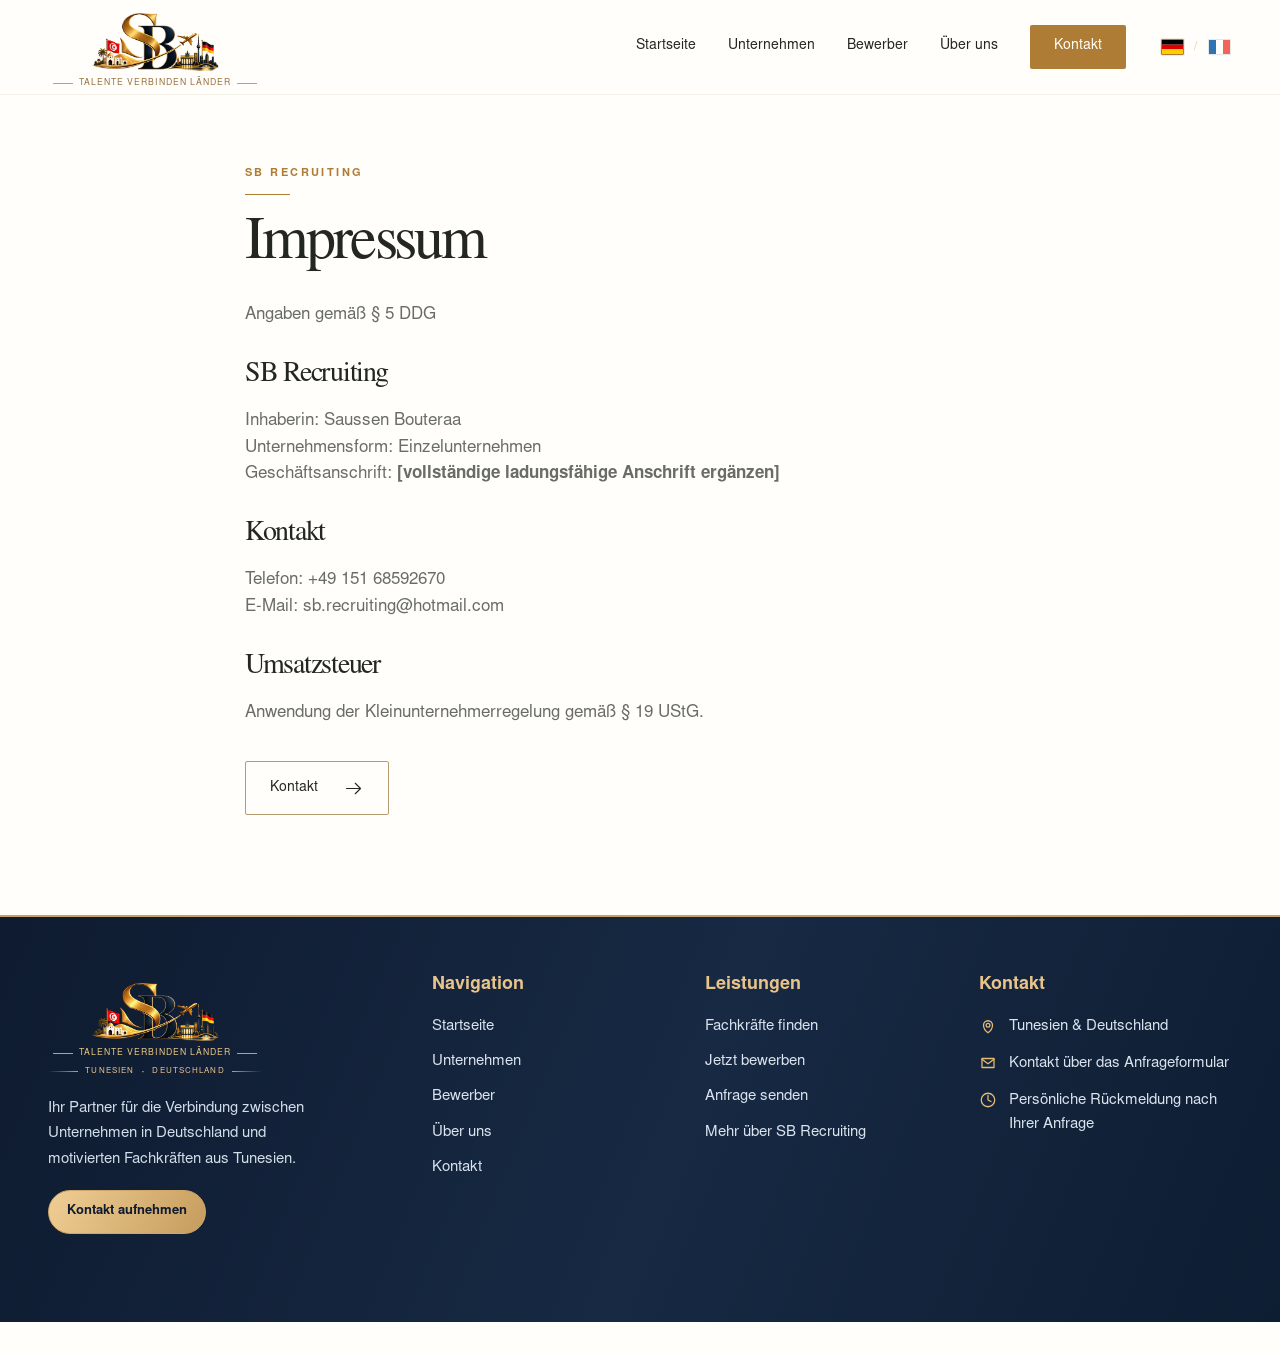
<file: impressum.html>
<!doctype html><html lang="de"><head><meta charset="utf-8"><meta name="viewport" content="width=device-width, initial-scale=1"><meta name="theme-color" content="#ae7c35"><meta name="robots" content="noindex, nofollow"><title>Impressum | SB Recruiting</title><meta name="description" content="Informationen zum Anbieter dieser SB Recruiting Website-Vorschau."><link rel="canonical" href="https://sb-recruiting.drym1.chatgpt.site/impressum.html"><link rel="alternate" hreflang="de" href="https://sb-recruiting.drym1.chatgpt.site/impressum.html"><link rel="alternate" hreflang="fr" href="https://sb-recruiting.drym1.chatgpt.site/fr/mentions-legales.html"><meta property="og:type" content="website"><meta property="og:title" content="Impressum | SB Recruiting"><meta property="og:description" content="Informationen zum Anbieter dieser SB Recruiting Website-Vorschau."><meta property="og:locale" content="de_DE"><meta property="og:image" content="https://sb-recruiting.drym1.chatgpt.site/assets/tunisia-germany.png"><meta property="og:url" content="https://sb-recruiting.drym1.chatgpt.site/impressum.html"><link rel="icon" href="assets/favicon.svg" type="image/svg+xml"><link rel="preload" href="assets/serif.woff" as="font" type="font/woff" crossorigin><link rel="preload" href="assets/sans.woff" as="font" type="font/woff" crossorigin><link rel="stylesheet" href="assets/style.css"><script src="assets/app.js" defer></script><script src="assets/hero.js" defer></script><script src="assets/scroll-reveal.js" defer></script></head><body><a class="skip" href="#main">Zum Inhalt springen</a><header class="site-header" id="top"><div class="container header-inner"><a class="brand" href="index.html" aria-label="SB Recruiting – Startseite"><span class="brand-art" role="img" aria-label="SB Recruiting"></span><span class="brand-lines" aria-hidden="true"><span class="brand-tagline">Talente verbinden Länder</span></span></a><div class="header-mobile-tools"><div class="mobile-languages" aria-label="Sprache / Langue"><a href="impressum.html" lang="de" aria-label="Deutsch" aria-current="true"><img class="language-flag" src="assets/flag-de.svg" width="24" height="16" alt=""></a><span aria-hidden="true">/</span><a href="fr/mentions-legales.html" lang="fr" aria-label="Français" aria-current="false"><img class="language-flag" src="assets/flag-fr.svg" width="24" height="16" alt=""></a></div><button class="menu-toggle" type="button" aria-label="Menü öffnen" aria-expanded="false" aria-controls="main-nav"><svg class="icon" aria-hidden="true" viewBox="0 0 24 24"><path class="menu-line menu-line-top" d="M4 7h16"/><path class="menu-line menu-line-middle" d="M4 12h16"/><path class="menu-line menu-line-bottom" d="M4 17h16"/></svg></button></div><nav class="main-nav" id="main-nav" aria-label="Menü öffnen"><a href="index.html" class="" >Startseite</a><a href="unternehmen.html" class="" >Unternehmen</a><a href="bewerber.html" class="" >Bewerber</a><a href="ueber-uns.html" class="" >Über uns</a><a href="kontakt.html" class="nav-contact" >Kontakt</a><div class="languages" aria-label="Sprache / Langue"><a href="impressum.html" lang="de" aria-label="Deutsch" aria-current="true"><img class="language-flag" src="assets/flag-de.svg" width="24" height="16" alt=""></a><span aria-hidden="true">/</span><a href="fr/mentions-legales.html" lang="fr" aria-label="Français" aria-current="false"><img class="language-flag" src="assets/flag-fr.svg" width="24" height="16" alt=""></a></div></nav></div></header><noscript><div class="noscript-note">Bitte aktivieren Sie JavaScript, um das Menü und das Anfrageformular zu nutzen.</div><style>.hero-toolbar{display:none}.menu-toggle{display:none}.main-nav{display:flex;position:static;box-shadow:none;border:0;flex-wrap:wrap;padding:5px}.header-inner{height:auto;flex-wrap:wrap;padding-bottom:15px}.contact-form button{display:none}[role=tabpanel][hidden]{display:block!important;margin-top:30px}.tabs{display:none}</style></noscript><main id="main"><div class="container"><article class="legal-content"><span class="eyebrow">SB Recruiting</span><h1>Impressum</h1><p>Angaben gemäß § 5 DDG</p>
<h2>SB Recruiting</h2><p>Inhaberin: Saussen Bouteraa<br>Unternehmensform: Einzelunternehmen<br>Geschäftsanschrift: <strong>[vollständige ladungsfähige Anschrift ergänzen]</strong></p>
<h2>Kontakt</h2><p>Telefon: <a href="tel:+4915168592670">+49 151 68592670</a><br>E-Mail: <a href="mailto:sb.recruiting@hotmail.com">sb.recruiting@hotmail.com</a></p>
<h2>Umsatzsteuer</h2><p>Anwendung der Kleinunternehmerregelung gemäß § 19 UStG.</p>
<div class="actions"><a class="btn btn-outline" href="kontakt.html">Kontakt<svg class="icon" aria-hidden="true" viewBox="0 0 24 24"><path d="M4 12h16M14 6l6 6-6 6"/></svg></a></div></article></div></main><footer class="site-footer"><div class="container"><div class="footer-grid"><div class="footer-col footer-about"><a class="brand footer-brand" href="index.html" aria-label="SB Recruiting – Startseite"><span class="brand-art" role="img" aria-label="SB Recruiting"></span><span class="brand-lines" aria-hidden="true"><span class="brand-tagline">Talente verbinden Länder</span><span class="footer-countries" aria-hidden="true"><span>Tunesien</span><span class="footer-country-separator" aria-hidden="true">·</span><span>Deutschland</span></span></span></a><p class="footer-copy">Ihr Partner für die Verbindung zwischen Unternehmen in Deutschland und motivierten Fachkräften aus Tunesien.</p><a class="footer-pill" href="kontakt.html">Kontakt aufnehmen</a></div><div class="footer-col"><h3>Navigation</h3><nav class="footer-links" aria-label="Navigation im Footer"><a href="index.html">Startseite</a><a href="unternehmen.html">Unternehmen</a><a href="bewerber.html">Bewerber</a><a href="ueber-uns.html">Über uns</a><a href="kontakt.html">Kontakt</a></nav></div><div class="footer-col"><h3>Leistungen</h3><nav class="footer-links" aria-label="Leistungen"><a href="unternehmen.html">Fachkräfte finden</a><a href="bewerber.html">Jetzt bewerben</a><a href="kontakt.html">Anfrage senden</a><a href="ueber-uns.html">Mehr über SB Recruiting</a></nav></div><div class="footer-col footer-contact"><h3>Kontakt</h3><ul class="footer-contact-list"><li><svg class="icon" aria-hidden="true" viewBox="0 0 24 24"><path d="M12 21s-6-4.35-6-10a6 6 0 1 1 12 0c0 5.65-6 10-6 10Z"/><circle cx="12" cy="11" r="2.5"/></svg><span>Tunesien &amp; Deutschland</span></li><li><svg class="icon" aria-hidden="true" viewBox="0 0 24 24"><path d="M4 6h16v12H4z"/><path d="m4 7 8 6 8-6"/></svg><span>Kontakt über das Anfrageformular</span></li><li><svg class="icon" aria-hidden="true" viewBox="0 0 24 24"><path d="M12 6v6l4 2"/><circle cx="12" cy="12" r="9"/></svg><span>Persönliche Rückmeldung nach Ihrer Anfrage</span></li></ul></div></div><div class="footer-bottom-bar"><span>© 2026 SB Recruiting</span><nav class="legal-nav" aria-label="Rechtliches"><a href="impressum.html">Impressum</a><a href="datenschutz.html">Datenschutz</a></nav></div></div></footer></body></html>
</file>
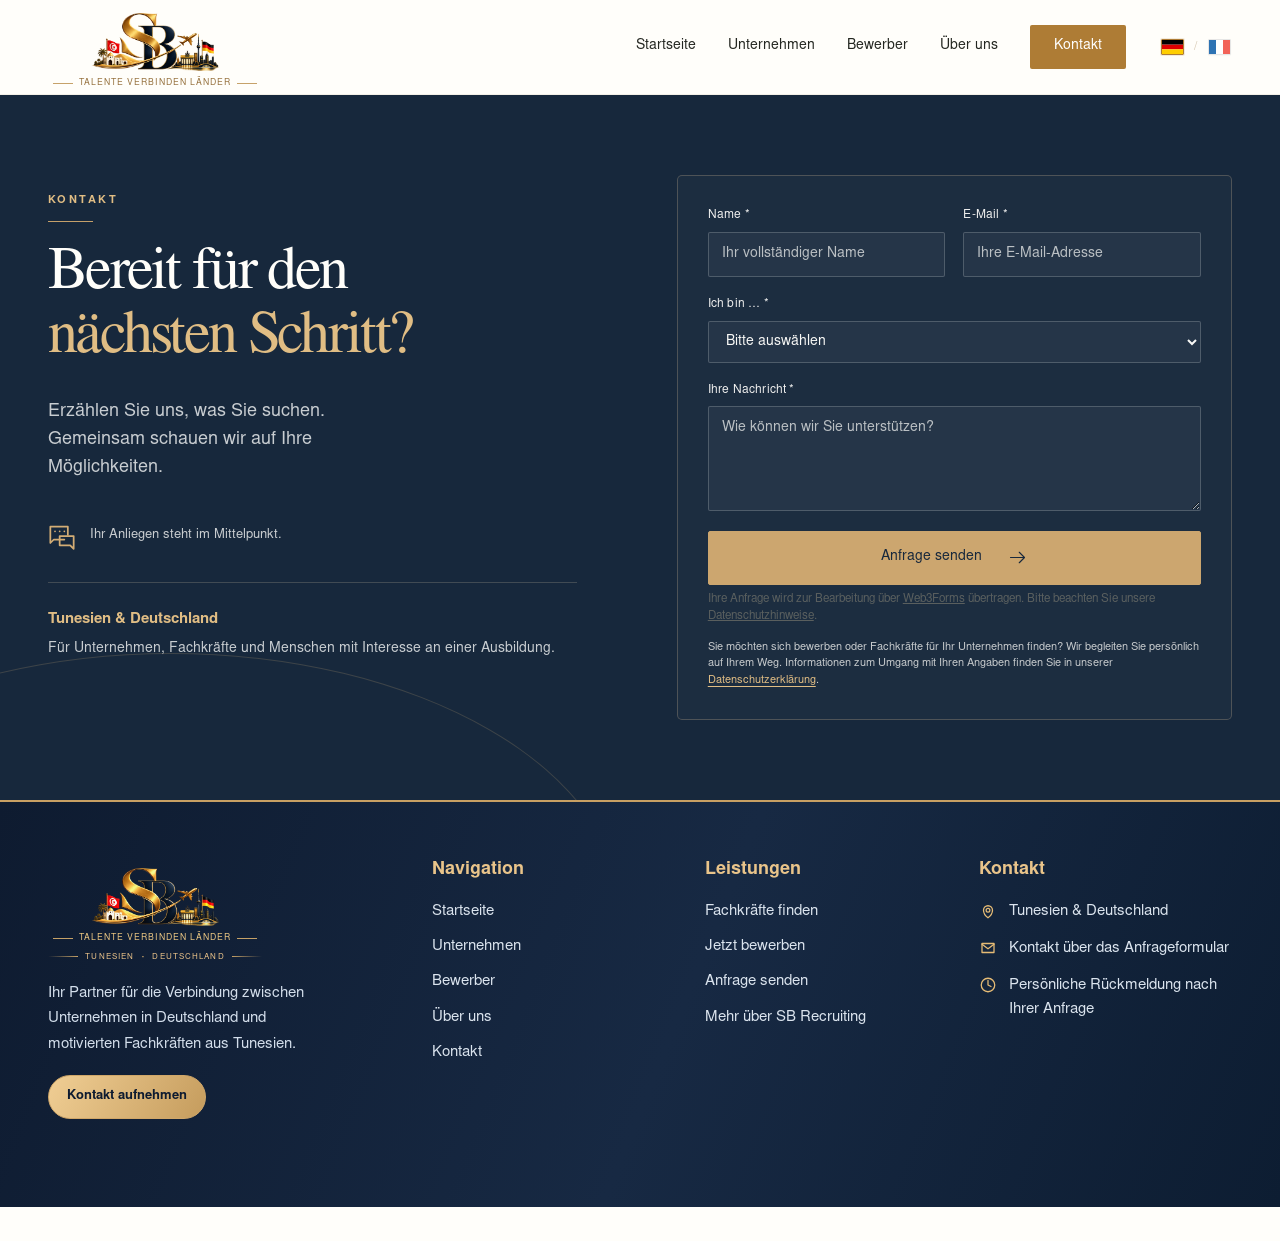
<file: kontakt.html>
<!doctype html><html lang="de"><head><meta charset="utf-8"><meta name="viewport" content="width=device-width, initial-scale=1"><meta name="theme-color" content="#ae7c35"><meta name="robots" content="noindex, nofollow"><title>Kontakt | SB Recruiting</title><meta name="description" content="Kontakt zu SB Recruiting – für Unternehmen, Fachkräfte und Ausbildungsinteressierte."><link rel="canonical" href="https://sb-recruiting.drym1.chatgpt.site/kontakt.html"><link rel="alternate" hreflang="de" href="https://sb-recruiting.drym1.chatgpt.site/kontakt.html"><link rel="alternate" hreflang="fr" href="https://sb-recruiting.drym1.chatgpt.site/fr/contact.html"><meta property="og:type" content="website"><meta property="og:title" content="Kontakt | SB Recruiting"><meta property="og:description" content="Kontakt zu SB Recruiting – für Unternehmen, Fachkräfte und Ausbildungsinteressierte."><meta property="og:locale" content="de_DE"><meta property="og:image" content="https://sb-recruiting.drym1.chatgpt.site/assets/tunisia-germany.png"><meta property="og:url" content="https://sb-recruiting.drym1.chatgpt.site/kontakt.html"><link rel="icon" href="assets/favicon.svg" type="image/svg+xml"><link rel="preload" href="assets/serif.woff" as="font" type="font/woff" crossorigin><link rel="preload" href="assets/sans.woff" as="font" type="font/woff" crossorigin><link rel="stylesheet" href="assets/style.css"><script src="assets/app.js" defer></script><script src="assets/hero.js" defer></script><script src="assets/scroll-reveal.js" defer></script>
<style>

.contact-form .form-delivery-note {
  font-size: .73rem;
  line-height: 1.5;
  margin: 6px 0 8px;
  opacity: .8;
}
.contact-form .form-delivery-note a { text-decoration: underline; }

/* Kleine, dezente Rückmeldung direkt unter dem Senden-Button. */
.contact-form .form-status {
  display: none;
  align-items: center;
  gap: .55rem;
  width: fit-content;
  max-width: 100%;
  box-sizing: border-box;
  margin: 12px 0 8px;
  padding: 8px 12px;
  border-inline-start: 3px solid transparent;
  border-radius: 5px;
  font-size: .85rem;
  font-weight: 500;
  line-height: 1.5;
}
.contact-form .form-status:not(:empty) { display: flex; }
.contact-form .form-status[data-state="success"] {
  background: #ecf9ef;
  border-inline-start-color: #23854e;
  color: #176238;
}
.contact-form .form-status[data-state="error"] {
  background: #fff1f0;
  border-inline-start-color: #ba3030;
  color: #922222;
}
.contact-form .form-status[data-state="pending"] {
  background: #f3f4f6;
  border-inline-start-color: #8b929c;
  color: #424952;
}
.contact-form .form-status[data-state="success"]::before {
  content: "✓";
  display: grid;
  place-items: center;
  width: 18px;
  height: 18px;
  flex: 0 0 18px;
  border-radius: 50%;
  background: #23854e;
  color: white;
  font-size: 12px;
  font-weight: 700;
}
.contact-form button[type="submit"]:disabled { opacity: .65; cursor: wait; }
</style>
</head><body><a class="skip" href="#main">Zum Inhalt springen</a><header class="site-header" id="top"><div class="container header-inner"><a class="brand" href="index.html" aria-label="SB Recruiting – Startseite"><span class="brand-art" role="img" aria-label="SB Recruiting"></span><span class="brand-lines" aria-hidden="true"><span class="brand-tagline">Talente verbinden Länder</span></span></a><div class="header-mobile-tools"><div class="mobile-languages" aria-label="Sprache / Langue"><a href="kontakt.html" lang="de" aria-label="Deutsch" aria-current="true"><img class="language-flag" src="assets/flag-de.svg" width="24" height="16" alt=""></a><span aria-hidden="true">/</span><a href="fr/contact.html" lang="fr" aria-label="Français" aria-current="false"><img class="language-flag" src="assets/flag-fr.svg" width="24" height="16" alt=""></a></div><button class="menu-toggle" type="button" aria-label="Menü öffnen" aria-expanded="false" aria-controls="main-nav"><svg class="icon" aria-hidden="true" viewBox="0 0 24 24"><path class="menu-line menu-line-top" d="M4 7h16"/><path class="menu-line menu-line-middle" d="M4 12h16"/><path class="menu-line menu-line-bottom" d="M4 17h16"/></svg></button></div><nav class="main-nav" id="main-nav" aria-label="Menü öffnen"><a href="index.html" class="" >Startseite</a><a href="unternehmen.html" class="" >Unternehmen</a><a href="bewerber.html" class="" >Bewerber</a><a href="ueber-uns.html" class="" >Über uns</a><a href="kontakt.html" class="nav-contact" aria-current="page">Kontakt</a><div class="languages" aria-label="Sprache / Langue"><a href="kontakt.html" lang="de" aria-label="Deutsch" aria-current="true"><img class="language-flag" src="assets/flag-de.svg" width="24" height="16" alt=""></a><span aria-hidden="true">/</span><a href="fr/contact.html" lang="fr" aria-label="Français" aria-current="false"><img class="language-flag" src="assets/flag-fr.svg" width="24" height="16" alt=""></a></div></nav></div></header><noscript><div class="noscript-note">Bitte aktivieren Sie JavaScript, um das Menü und das Anfrageformular zu nutzen.</div><style>.hero-toolbar{display:none}.menu-toggle{display:none}.main-nav{display:flex;position:static;box-shadow:none;border:0;flex-wrap:wrap;padding:5px}.header-inner{height:auto;flex-wrap:wrap;padding-bottom:15px}.contact-form button{display:none}[role=tabpanel][hidden]{display:block!important;margin-top:30px}.tabs{display:none}</style></noscript><main id="main"><section class="contact-section" id="anfrage"><div class="container contact-grid"><div class="contact-copy"><span class="eyebrow">Kontakt</span><h2>Bereit für den<br><em>nächsten Schritt?</em></h2><p>Erzählen Sie uns, was Sie suchen. Gemeinsam schauen wir auf Ihre Möglichkeiten.</p><div class="contact-footnote"><svg class="icon" aria-hidden="true" viewBox="0 0 24 24"><path d="M14 15H5l-3 3V4h15v7"/><path d="M10 12h12v11l-3-3h-9zM6 8h.01M10 8h.01M14 8h.01"/></svg><span>Ihr Anliegen steht im Mittelpunkt.</span></div><div class="contact-info"><h3>Tunesien & Deutschland</h3><p>Für Unternehmen, Fachkräfte und Menschen mit Interesse an einer Ausbildung.</p></div></div><form action="https://api.web3forms.com/submit" aria-label="Kontakt" class="contact-form" data-web3forms-uploads="free" enctype="multipart/form-data" accept-charset="UTF-8" method="post"><!-- Web3Forms Access Key: https://web3forms.com/ (E-Mail: sb.recruiting@hotmail.com) --><input type="hidden" name="access_key" value="b5046c5b-82b2-4a2b-aaa7-7b1affadea44"><input type="hidden" name="subject" value="Neue Kontaktanfrage – SB Recruiting"><input type="hidden" name="from_name" value="SB Recruiting Website"><input type="checkbox" name="botcheck" value="1" hidden aria-hidden="true" tabindex="-1"><div class="form-trap" hidden aria-hidden="true"><label for="website">Website</label><input type="text" id="website" name="website" value="" autocomplete="off" tabindex="-1"></div><div class="fields"><div class="field"><label for="name">Name *</label><input autocomplete="name" id="name" maxlength="120" name="name" placeholder="Ihr vollständiger Name" required=""/></div><div class="field"><label for="email">E-Mail *</label><input autocomplete="email" id="email" maxlength="160" name="email" placeholder="Ihre E-Mail-Adresse" required="" type="email"/></div><div class="field wide"><label for="role">Ich bin … *</label><select id="role" name="role" required=""><option disabled="" selected="" value="">Bitte auswählen</option><option value="company">Unternehmen</option><option value="candidate">Fachkraft / Bewerber</option><option value="training">Ausbildungsinteressiert</option><option value="other">Sonstiges</option></select></div><div class="field wide"><label for="message">Ihre Nachricht *</label><textarea id="message" maxlength="5000" minlength="10" name="message" placeholder="Wie können wir Sie unterstützen?" required="" rows="4"></textarea></div><p class="form-delivery-note" id="web3forms-free-upload-note" hidden>Für Bewerbungen können Sie Ihre Nachricht hier senden. Das kostenlose Formular unterstützt keine Dateianhänge oder Lebensläufe.</p></div><button class="btn" data-original-text="Anfrage senden" type="submit">Anfrage senden<svg aria-hidden="true" class="icon" viewbox="0 0 24 24"><path d="M4 12h16M14 6l6 6-6 6"></path></svg></button><p aria-live="polite" class="form-status" id="application-status" role="status" tabindex="-1"></p><p class="form-delivery-note">Ihre Anfrage wird zur Bearbeitung über <a href="https://web3forms.com/" target="_blank" rel="noopener noreferrer">Web3Forms</a> übertragen. Bitte beachten Sie unsere <a href="datenschutz.html">Datenschutzhinweise</a>.</p><p class="form-note" id="form-note">Sie möchten sich bewerben oder Fachkräfte für Ihr Unternehmen finden? Wir begleiten Sie persönlich auf Ihrem Weg. Informationen zum Umgang mit Ihren Angaben finden Sie in unserer <a href="datenschutz.html">Datenschutzerklärung</a>.</p></form></div></section><dialog class="request-dialog" id="request-dialog" aria-labelledby="request-title" aria-describedby="request-description"><div class="dialog-inner"><button class="dialog-close" type="button" aria-label="Schließen">×</button><span class="eyebrow">SB Recruiting</span><h2 id="request-title">Ihre Anfrage ist vorbereitet.</h2><p id="request-description">Ihre Anfrage wurde als Text vorbereitet. Es wurde noch keine Nachricht versendet. Sie können den Text kopieren und selbst per E-Mail an SB Recruiting senden.</p><pre class="request-summary" id="request-summary"></pre><div class="actions"><button class="btn" type="button" id="copy-request">Text kopieren<svg class="icon" aria-hidden="true" viewBox="0 0 24 24"><rect x="8" y="8" width="14" height="14" rx="1"/><path d="M16 8V2H2v14h6"/></svg></button><button class="btn btn-outline" type="button" id="download-request">Herunterladen<svg class="icon" aria-hidden="true" viewBox="0 0 24 24"><path d="M12 2v13m-5-5 5 5 5-5M3 16v6h18v-6"/></svg></button></div><div class="copy-status" role="status" id="copy-status"></div></div></dialog></main><footer class="site-footer"><div class="container"><div class="footer-grid"><div class="footer-col footer-about"><a class="brand footer-brand" href="index.html" aria-label="SB Recruiting – Startseite"><span class="brand-art" role="img" aria-label="SB Recruiting"></span><span class="brand-lines" aria-hidden="true"><span class="brand-tagline">Talente verbinden Länder</span><span class="footer-countries" aria-hidden="true"><span>Tunesien</span><span class="footer-country-separator" aria-hidden="true">·</span><span>Deutschland</span></span></span></a><p class="footer-copy">Ihr Partner für die Verbindung zwischen Unternehmen in Deutschland und motivierten Fachkräften aus Tunesien.</p><a class="footer-pill" href="kontakt.html">Kontakt aufnehmen</a></div><div class="footer-col"><h3>Navigation</h3><nav class="footer-links" aria-label="Navigation im Footer"><a href="index.html">Startseite</a><a href="unternehmen.html">Unternehmen</a><a href="bewerber.html">Bewerber</a><a href="ueber-uns.html">Über uns</a><a href="kontakt.html">Kontakt</a></nav></div><div class="footer-col"><h3>Leistungen</h3><nav class="footer-links" aria-label="Leistungen"><a href="unternehmen.html">Fachkräfte finden</a><a href="bewerber.html">Jetzt bewerben</a><a href="kontakt.html">Anfrage senden</a><a href="ueber-uns.html">Mehr über SB Recruiting</a></nav></div><div class="footer-col footer-contact"><h3>Kontakt</h3><ul class="footer-contact-list"><li><svg class="icon" aria-hidden="true" viewBox="0 0 24 24"><path d="M12 21s-6-4.35-6-10a6 6 0 1 1 12 0c0 5.65-6 10-6 10Z"/><circle cx="12" cy="11" r="2.5"/></svg><span>Tunesien &amp; Deutschland</span></li><li><svg class="icon" aria-hidden="true" viewBox="0 0 24 24"><path d="M4 6h16v12H4z"/><path d="m4 7 8 6 8-6"/></svg><span>Kontakt über das Anfrageformular</span></li><li><svg class="icon" aria-hidden="true" viewBox="0 0 24 24"><path d="M12 6v6l4 2"/><circle cx="12" cy="12" r="9"/></svg><span>Persönliche Rückmeldung nach Ihrer Anfrage</span></li></ul></div></div><div class="footer-bottom-bar"><span>© 2026 SB Recruiting</span><nav class="legal-nav" aria-label="Rechtliches"><a href="impressum.html">Impressum</a><a href="datenschutz.html">Datenschutz</a></nav></div></div></footer>
<script>
/* SB Recruiting: Web3Forms auf GitHub Pages (ohne PHP).
   Der Web3Forms Access Key wurde bereits eingetragen.
   Die grüne Meldung erscheint ausschließlich bei HTTP 2xx UND success:true.
*/
(() => {
  'use strict';
  const form = document.querySelector('form.contact-form[data-web3forms-uploads]');
  if (!form) return;
  const hasUploads = form.dataset.web3formsUploads === 'pro';
  const endpoint = 'https://api.web3forms.com/submit';
  const key = form.querySelector('input[name="access_key"]');
  const status = document.getElementById('application-status');
  const button = form.querySelector('button[type="submit"]');
  const role = document.getElementById('role');
  const docs = document.getElementById('application-documents');
  const noUploadsNotice = document.getElementById('web3forms-free-upload-note');
  const startButton = document.getElementById('start-application');
  const startPanel = document.getElementById('application-upload-start');
  const started = document.getElementById('application-started');
  const cv = document.getElementById('cv');
  const attachments = document.getElementById('attachments');
  const privacy = document.getElementById('privacy-ack');
  const fileList = document.getElementById('upload-file-list');
  let sending = false;

  function showStatus(type, message) {
    status.dataset.state = type;
    status.textContent = message;
  }
  function setApplicationOff() {
    if (!hasUploads) return;
    started.value = '0';
    startPanel.hidden = false;
    cv.disabled = true; cv.required = false; cv.value = '';
    attachments.disabled = true; attachments.value = '';
    privacy.disabled = true; privacy.required = false; privacy.checked = false;
    fileList.textContent = '';
  }
  function updateRole() {
    const candidate = role.value === 'candidate' || role.value === 'training';
    if (hasUploads) {
      docs.hidden = !candidate;
      setApplicationOff();
    } else {
      noUploadsNotice.hidden = !candidate;
    }
    showStatus('', '');
  }
  function startApplication() {
    if (!hasUploads || docs.hidden) return;
    started.value = '1';
    startPanel.hidden = true;
    cv.disabled = false; cv.required = true;
    attachments.disabled = false;
    privacy.disabled = false; privacy.required = true;
    cv.focus();
  }
  function validateFiles() {
    if (!hasUploads || cv.disabled) return true;
    const cvFiles = Array.from(cv.files || []);
    const otherFiles = Array.from(attachments.files || []);
    if (cvFiles.length !== 1) {
      showStatus('error', 'Bitte wählen Sie Ihren Lebenslauf aus.');
      cv.focus();
      return false;
    }
    if (otherFiles.length > 4) {
      showStatus('error', 'Bitte höchstens vier zusätzliche Dateien auswählen.');
      return false;
    }
    if (!/\.(pdf|doc|docx)$/i.test(cvFiles[0].name) ||
      otherFiles.some(file => !/\.(pdf|doc|docx|jpe?g|png)$/i.test(file.name))) {
      showStatus('error', 'Bitte nur PDF, DOC, DOCX, JPG oder PNG verwenden.');
      return false;
    }
    const files = [...cvFiles, ...otherFiles];
    if (files.some(f => f.size > 5 * 1024 * 1024)) {
      showStatus('error', 'Jede Datei darf höchstens 5 MB groß sein.');
      return false;
    }
    if (files.reduce((sum, f) => sum + f.size, 0) > 10 * 1024 * 1024) {
      showStatus('error', 'Die Dateien dürfen zusammen höchstens 10 MB groß sein.');
      return false;
    }
    return true;
  }
  async function sendForm() {
    if (sending) return;
    if (!form.reportValidity() || !validateFiles()) return;
    // Access Key ist die öffentliche, an das Postfach gebundene Form-ID, nicht das Passwort.
    const accessKey = key.value.trim();
    if (!/^[0-9a-f]{8}-[0-9a-f]{4}-[0-9a-f]{4}-[0-9a-f]{4}-[0-9a-f]{12}$/i.test(accessKey)) {
      showStatus('error', 'Das Formular ist noch nicht eingerichtet. Bitte den Web3Forms Access Key eintragen.');
      return;
    }
    if (form.querySelector('input[name="website"]').value.trim()) return;
    sending = true;
    button.disabled = true;
    showStatus('pending', 'Ihre Anfrage wird gesendet …');
    const data = new FormData(form);
    // Auf der Pro-Version jede Datei als eigenes Multipart-Feld übermitteln.
    if (hasUploads) {
      data.delete('cv');
      data.delete('attachments[]');
      if (!cv.disabled && cv.files.length) data.append('cv', cv.files[0], cv.files[0].name);
      if (!attachments.disabled) Array.from(attachments.files).forEach((file, i) => {
        data.append('anhang_' + (i + 1), file, file.name);
      });
    }
    const controller = new AbortController();
    const timeout = setTimeout(() => controller.abort(), 45000);
    try {
      const response = await fetch(endpoint, {
        method: 'POST',
        body: data,
        headers: { 'Accept': 'application/json' },
        signal: controller.signal
      });
      // Keine Content-Type-Header setzen: FormData setzt Boundary automatisch.
      const result = await response.json();
      if (!response.ok || !result || result.success !== true) {
        throw new Error((result && result.message) || 'Web3Forms hat das Formular abgelehnt.');
      }
      form.reset();
      updateRole();
      showStatus('success', 'Ihre Anfrage wurde erfolgreich übermittelt.');
      status.focus({ preventScroll: true });
    } catch (err) {
      console.error('Web3Forms: Senden fehlgeschlagen', err);
      const message = err.name === 'AbortError'
        ? 'Der Versanddienst antwortet zurzeit nicht. Bitte versuchen Sie es erneut.'
        : 'Ihre Anfrage wurde nicht gesendet. Bitte versuchen Sie es später erneut.';
      showStatus('error', message);
    } finally {
      clearTimeout(timeout);
      sending = false;
      button.disabled = false;
    }
  }

  updateRole();
  // Vorhandenes assets/app.js kann eigene Formular-Handler installieren.
  // Capture-Handler greifen nur für dieses Formular und verhindern Doppelsendungen.
  window.addEventListener('change', (e) => {
    if (e.target === role) {
      e.stopImmediatePropagation();
      updateRole();
    } else if (hasUploads && e.target === attachments) {
      fileList.textContent = Array.from(attachments.files || []).map(f => f.name).join(' · ');
      showStatus('', '');
    }
  }, true);
  window.addEventListener('click', (e) => {
    const target = e.target instanceof Element ? e.target.closest('button') : null;
    if (hasUploads && target === startButton) {
      e.preventDefault(); e.stopImmediatePropagation(); startApplication();
    } else if (target === button) {
      e.preventDefault(); e.stopImmediatePropagation(); sendForm();
    }
  }, true);
  window.addEventListener('submit', (e) => {
    if (e.target !== form) return;
    e.preventDefault(); e.stopImmediatePropagation(); sendForm();
  }, true);
})();
</script>
</body></html>
</file>
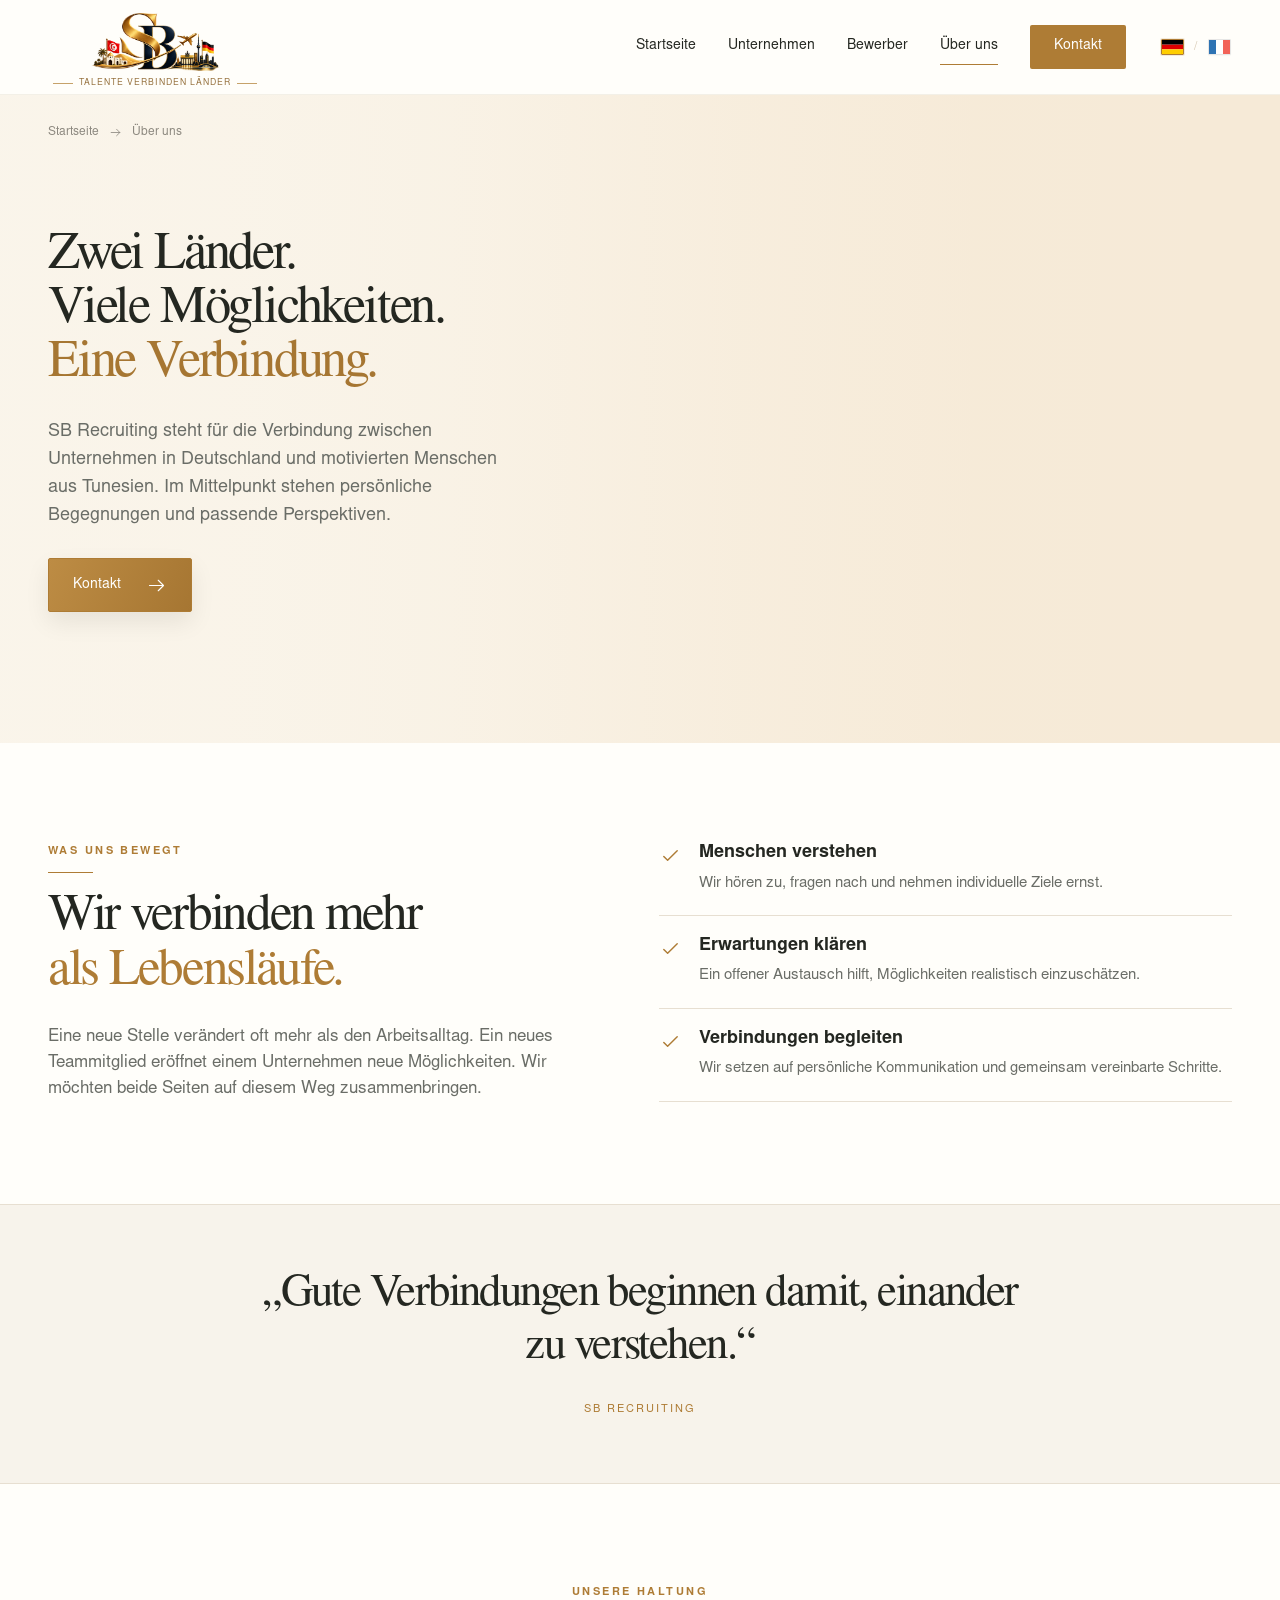
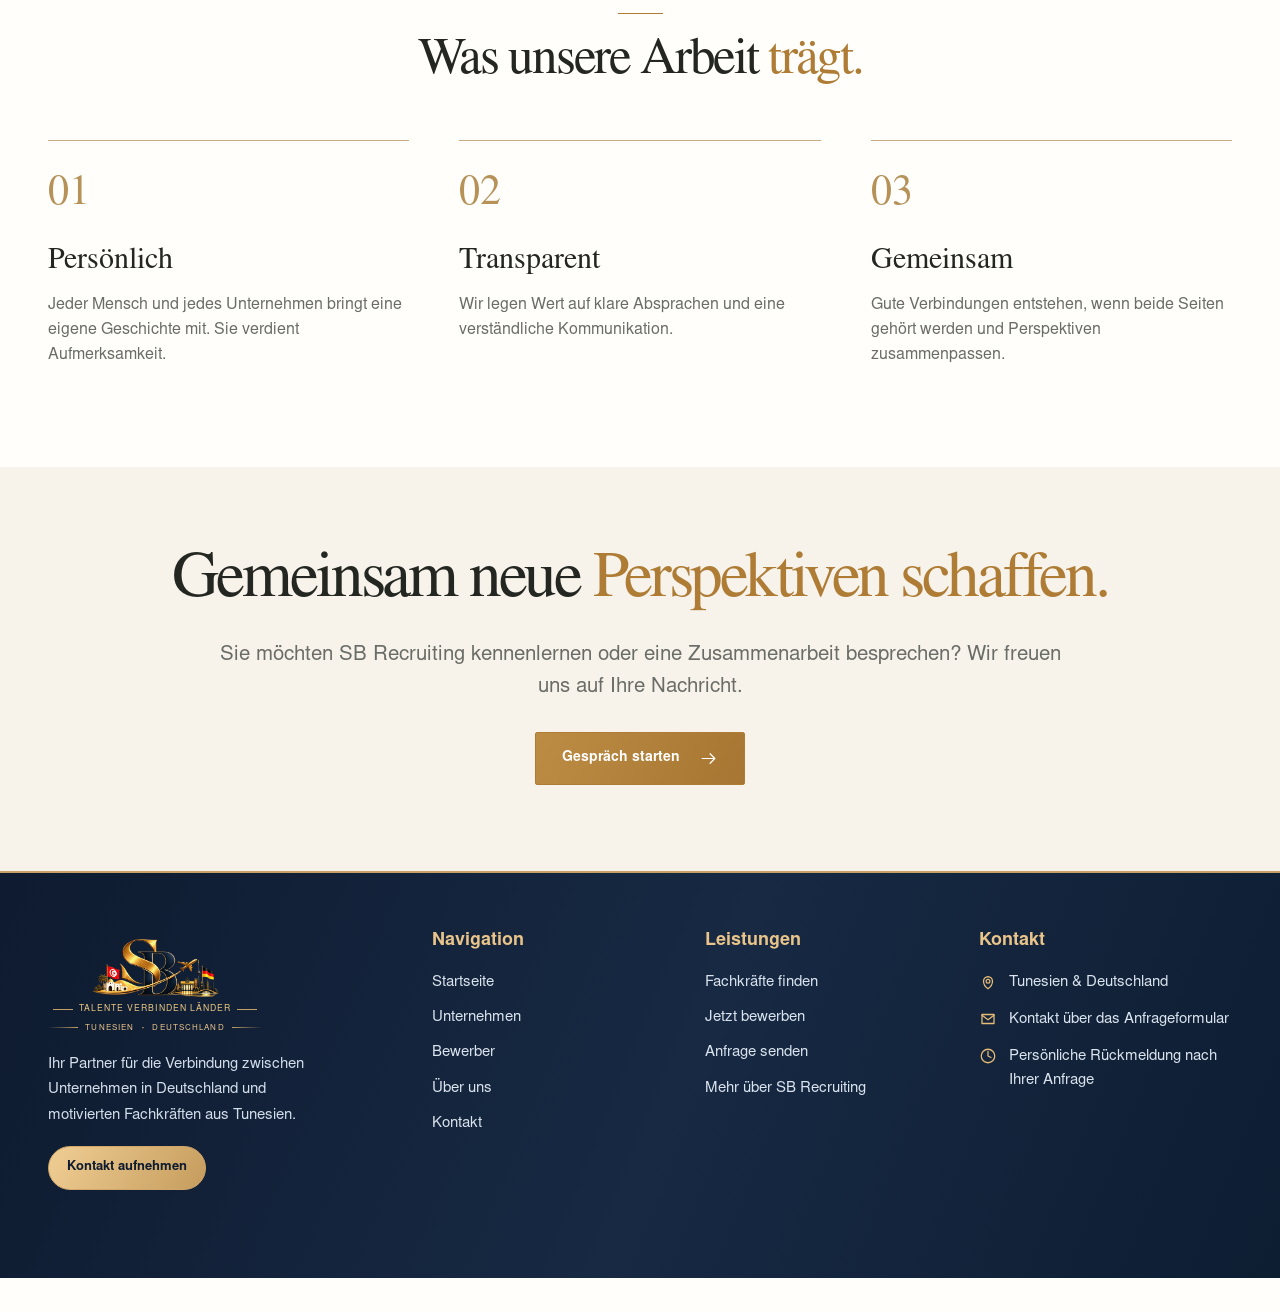
<file: ueber-uns.html>
<!doctype html><html lang="de"><head><meta charset="utf-8"><meta name="viewport" content="width=device-width, initial-scale=1"><meta name="theme-color" content="#ae7c35"><meta name="robots" content="noindex, nofollow"><title>Über uns | SB Recruiting</title><meta name="description" content="SB Recruiting: Persönliche Verbindungen zwischen Menschen aus Tunesien und Unternehmen in Deutschland."><link rel="canonical" href="https://sb-recruiting.drym1.chatgpt.site/ueber-uns.html"><link rel="alternate" hreflang="de" href="https://sb-recruiting.drym1.chatgpt.site/ueber-uns.html"><link rel="alternate" hreflang="fr" href="https://sb-recruiting.drym1.chatgpt.site/fr/a-propos.html"><meta property="og:type" content="website"><meta property="og:title" content="Über uns | SB Recruiting"><meta property="og:description" content="SB Recruiting: Persönliche Verbindungen zwischen Menschen aus Tunesien und Unternehmen in Deutschland."><meta property="og:locale" content="de_DE"><meta property="og:image" content="https://sb-recruiting.drym1.chatgpt.site/assets/tunisia-germany.png"><meta property="og:url" content="https://sb-recruiting.drym1.chatgpt.site/ueber-uns.html"><link rel="icon" href="assets/favicon.svg" type="image/svg+xml"><link rel="preload" href="assets/serif.woff" as="font" type="font/woff" crossorigin><link rel="preload" href="assets/sans.woff" as="font" type="font/woff" crossorigin><link rel="stylesheet" href="assets/style.css"><script src="assets/app.js" defer></script><script src="assets/hero.js" defer></script><script src="assets/scroll-reveal.js" defer></script></head><body><a class="skip" href="#main">Zum Inhalt springen</a><header class="site-header" id="top"><div class="container header-inner"><a class="brand" href="index.html" aria-label="SB Recruiting – Startseite"><span class="brand-art" role="img" aria-label="SB Recruiting"></span><span class="brand-lines" aria-hidden="true"><span class="brand-tagline">Talente verbinden Länder</span></span></a><div class="header-mobile-tools"><div class="mobile-languages" aria-label="Sprache / Langue"><a href="ueber-uns.html" lang="de" aria-label="Deutsch" aria-current="true"><img class="language-flag" src="assets/flag-de.svg" width="24" height="16" alt=""></a><span aria-hidden="true">/</span><a href="fr/a-propos.html" lang="fr" aria-label="Français" aria-current="false"><img class="language-flag" src="assets/flag-fr.svg" width="24" height="16" alt=""></a></div><button class="menu-toggle" type="button" aria-label="Menü öffnen" aria-expanded="false" aria-controls="main-nav"><svg class="icon" aria-hidden="true" viewBox="0 0 24 24"><path class="menu-line menu-line-top" d="M4 7h16"/><path class="menu-line menu-line-middle" d="M4 12h16"/><path class="menu-line menu-line-bottom" d="M4 17h16"/></svg></button></div><nav class="main-nav" id="main-nav" aria-label="Menü öffnen"><a href="index.html" class="" >Startseite</a><a href="unternehmen.html" class="" >Unternehmen</a><a href="bewerber.html" class="" >Bewerber</a><a href="ueber-uns.html" class="" aria-current="page">Über uns</a><a href="kontakt.html" class="nav-contact" >Kontakt</a><div class="languages" aria-label="Sprache / Langue"><a href="ueber-uns.html" lang="de" aria-label="Deutsch" aria-current="true"><img class="language-flag" src="assets/flag-de.svg" width="24" height="16" alt=""></a><span aria-hidden="true">/</span><a href="fr/a-propos.html" lang="fr" aria-label="Français" aria-current="false"><img class="language-flag" src="assets/flag-fr.svg" width="24" height="16" alt=""></a></div></nav></div></header><noscript><div class="noscript-note">Bitte aktivieren Sie JavaScript, um das Menü und das Anfrageformular zu nutzen.</div><style>.hero-toolbar{display:none}.menu-toggle{display:none}.main-nav{display:flex;position:static;box-shadow:none;border:0;flex-wrap:wrap;padding:5px}.header-inner{height:auto;flex-wrap:wrap;padding-bottom:15px}.contact-form button{display:none}[role=tabpanel][hidden]{display:block!important;margin-top:30px}.tabs{display:none}</style></noscript><main id="main"><section class="inner-hero inner-hero-full about-hero"><div class="hero-backdrop"><picture><source media="(max-width: 620px)" srcset="assets/ueberuns-mobile-hero-new.png"><img src="assets/about-bridge-new.png" alt="Goldene Brücke zwischen Tunesien und Deutschland mit tunesischer und Berliner Architektur." width="1672" height="941" fetchpriority="high" decoding="async"></div><div class="container"><div class="breadcrumb"><a href="index.html">Startseite</a><svg class="icon" aria-hidden="true" viewBox="0 0 24 24"><path d="M4 12h16M14 6l6 6-6 6"/></svg><span>Über uns</span></div><div class="inner-full-content"><h1>Zwei Länder.<br>Viele Möglichkeiten.<br><em>Eine Verbindung.</em></h1><p>SB Recruiting steht für die Verbindung zwischen Unternehmen in Deutschland und motivierten Menschen aus Tunesien. Im Mittelpunkt stehen persönliche Begegnungen und passende Perspektiven.</p><div class="actions"><a class="btn" href="kontakt.html">Kontakt<svg class="icon" aria-hidden="true" viewBox="0 0 24 24"><path d="M4 12h16M14 6l6 6-6 6"/></svg></a></div></div></div></section><section class="section"><div class="container split"><div><span class="eyebrow">Was uns bewegt</span><h2>Wir verbinden mehr<br><em>als Lebensläufe.</em></h2><p>Eine neue Stelle verändert oft mehr als den Arbeitsalltag. Ein neues Teammitglied eröffnet einem Unternehmen neue Möglichkeiten. Wir möchten beide Seiten auf diesem Weg zusammenbringen.</p></div><ul class="list"><li><svg class="icon" aria-hidden="true" viewBox="0 0 24 24"><path d="m5 12 4 4L19 6"/></svg><div><h3>Menschen verstehen</h3><p>Wir hören zu, fragen nach und nehmen individuelle Ziele ernst.</p></div></li><li><svg class="icon" aria-hidden="true" viewBox="0 0 24 24"><path d="m5 12 4 4L19 6"/></svg><div><h3>Erwartungen klären</h3><p>Ein offener Austausch hilft, Möglichkeiten realistisch einzuschätzen.</p></div></li><li><svg class="icon" aria-hidden="true" viewBox="0 0 24 24"><path d="m5 12 4 4L19 6"/></svg><div><h3>Verbindungen begleiten</h3><p>Wir setzen auf persönliche Kommunikation und gemeinsam vereinbarte Schritte.</p></div></li></ul></div></section><section class="statement"><p>„Gute Verbindungen beginnen damit, einander zu verstehen.“</p><span>SB RECRUITING</span></section><section class="section"><div class="container"><div class="section-intro center"><span class="eyebrow">Unsere Haltung</span><h2>Was unsere Arbeit <em>trägt.</em></h2></div><div class="values"><article class="value"><span>01</span><h3>Persönlich</h3><p>Jeder Mensch und jedes Unternehmen bringt eine eigene Geschichte mit. Sie verdient Aufmerksamkeit.</p></article><article class="value"><span>02</span><h3>Transparent</h3><p>Wir legen Wert auf klare Absprachen und eine verständliche Kommunikation.</p></article><article class="value"><span>03</span><h3>Gemeinsam</h3><p>Gute Verbindungen entstehen, wenn beide Seiten gehört werden und Perspektiven zusammenpassen.</p></article></div></div></section><section class="final-cta-sb" aria-label="Kontakt zu SB Recruiting aufnehmen"><div class="container final-cta-sb-inner"><h2>Gemeinsam neue <em>Perspektiven schaffen.</em></h2><p>Sie möchten SB Recruiting kennenlernen oder eine Zusammenarbeit besprechen? Wir freuen uns auf Ihre Nachricht.</p><a class="final-cta-sb-button" href="kontakt.html" aria-label="Kontakt zu SB Recruiting aufnehmen">Gespräch starten<svg class="icon" aria-hidden="true" viewBox="0 0 24 24"><path d="M4 12h16M14 6l6 6-6 6"/></svg></a></div></section><dialog class="request-dialog" id="request-dialog" aria-labelledby="request-title" aria-describedby="request-description"><div class="dialog-inner"><button class="dialog-close" type="button" aria-label="Schließen">×</button><span class="eyebrow">SB Recruiting</span><h2 id="request-title">Ihre Anfrage ist vorbereitet.</h2><p id="request-description">Ihre Anfrage wurde als Text vorbereitet. Es wurde noch keine Nachricht versendet. Sie können den Text kopieren und selbst per E-Mail an SB Recruiting senden.</p><pre class="request-summary" id="request-summary"></pre><div class="actions"><button class="btn" type="button" id="copy-request">Text kopieren<svg class="icon" aria-hidden="true" viewBox="0 0 24 24"><rect x="8" y="8" width="14" height="14" rx="1"/><path d="M16 8V2H2v14h6"/></svg></button><button class="btn btn-outline" type="button" id="download-request">Herunterladen<svg class="icon" aria-hidden="true" viewBox="0 0 24 24"><path d="M12 2v13m-5-5 5 5 5-5M3 16v6h18v-6"/></svg></button></div><div class="copy-status" role="status" id="copy-status"></div></div></dialog></main><footer class="site-footer"><div class="container"><div class="footer-grid"><div class="footer-col footer-about"><a class="brand footer-brand" href="index.html" aria-label="SB Recruiting – Startseite"><span class="brand-art" role="img" aria-label="SB Recruiting"></span><span class="brand-lines" aria-hidden="true"><span class="brand-tagline">Talente verbinden Länder</span><span class="footer-countries" aria-hidden="true"><span>Tunesien</span><span class="footer-country-separator" aria-hidden="true">·</span><span>Deutschland</span></span></span></a><p class="footer-copy">Ihr Partner für die Verbindung zwischen Unternehmen in Deutschland und motivierten Fachkräften aus Tunesien.</p><a class="footer-pill" href="kontakt.html">Kontakt aufnehmen</a></div><div class="footer-col"><h3>Navigation</h3><nav class="footer-links" aria-label="Navigation im Footer"><a href="index.html">Startseite</a><a href="unternehmen.html">Unternehmen</a><a href="bewerber.html">Bewerber</a><a href="ueber-uns.html">Über uns</a><a href="kontakt.html">Kontakt</a></nav></div><div class="footer-col"><h3>Leistungen</h3><nav class="footer-links" aria-label="Leistungen"><a href="unternehmen.html">Fachkräfte finden</a><a href="bewerber.html">Jetzt bewerben</a><a href="kontakt.html">Anfrage senden</a><a href="ueber-uns.html">Mehr über SB Recruiting</a></nav></div><div class="footer-col footer-contact"><h3>Kontakt</h3><ul class="footer-contact-list"><li><svg class="icon" aria-hidden="true" viewBox="0 0 24 24"><path d="M12 21s-6-4.35-6-10a6 6 0 1 1 12 0c0 5.65-6 10-6 10Z"/><circle cx="12" cy="11" r="2.5"/></svg><span>Tunesien &amp; Deutschland</span></li><li><svg class="icon" aria-hidden="true" viewBox="0 0 24 24"><path d="M4 6h16v12H4z"/><path d="m4 7 8 6 8-6"/></svg><span>Kontakt über das Anfrageformular</span></li><li><svg class="icon" aria-hidden="true" viewBox="0 0 24 24"><path d="M12 6v6l4 2"/><circle cx="12" cy="12" r="9"/></svg><span>Persönliche Rückmeldung nach Ihrer Anfrage</span></li></ul></div></div><div class="footer-bottom-bar"><span>© 2026 SB Recruiting</span><nav class="legal-nav" aria-label="Rechtliches"><a href="impressum.html">Impressum</a><a href="datenschutz.html">Datenschutz</a></nav></div></div></footer></body></html>
</file>
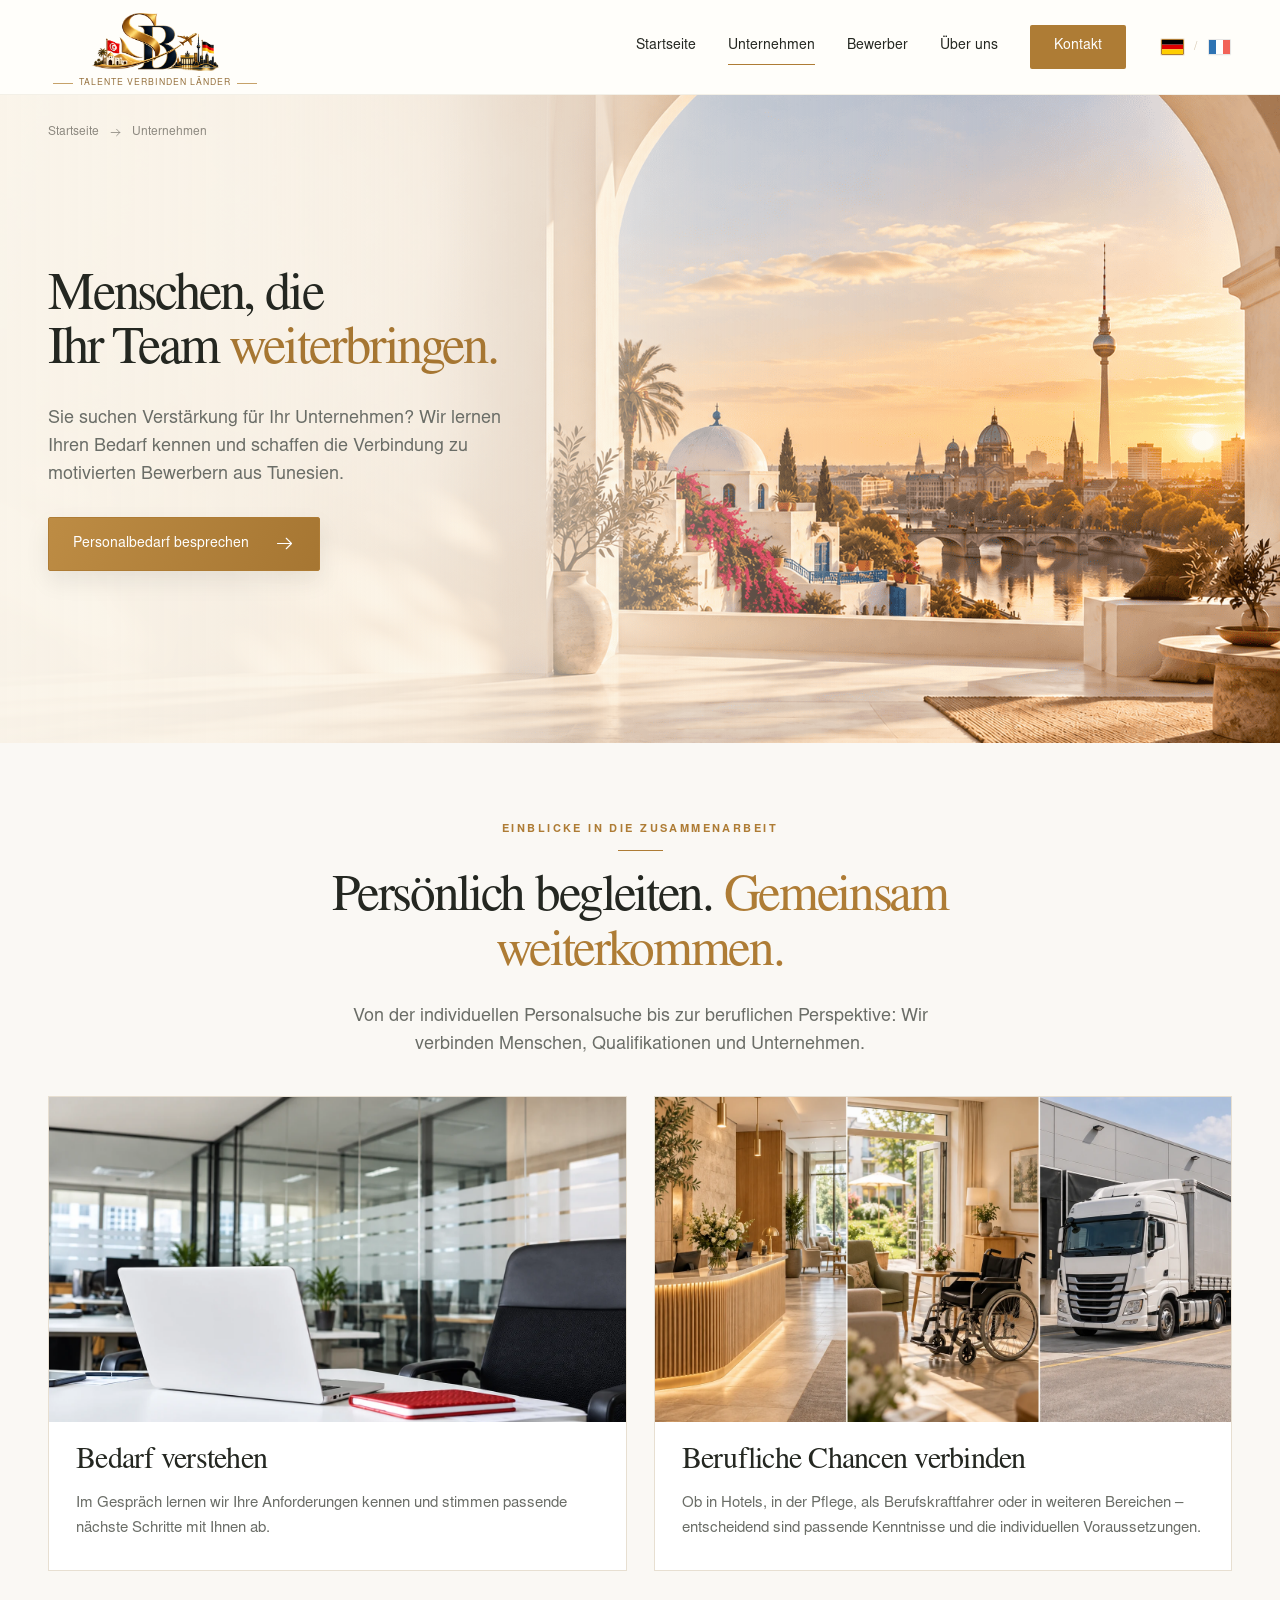
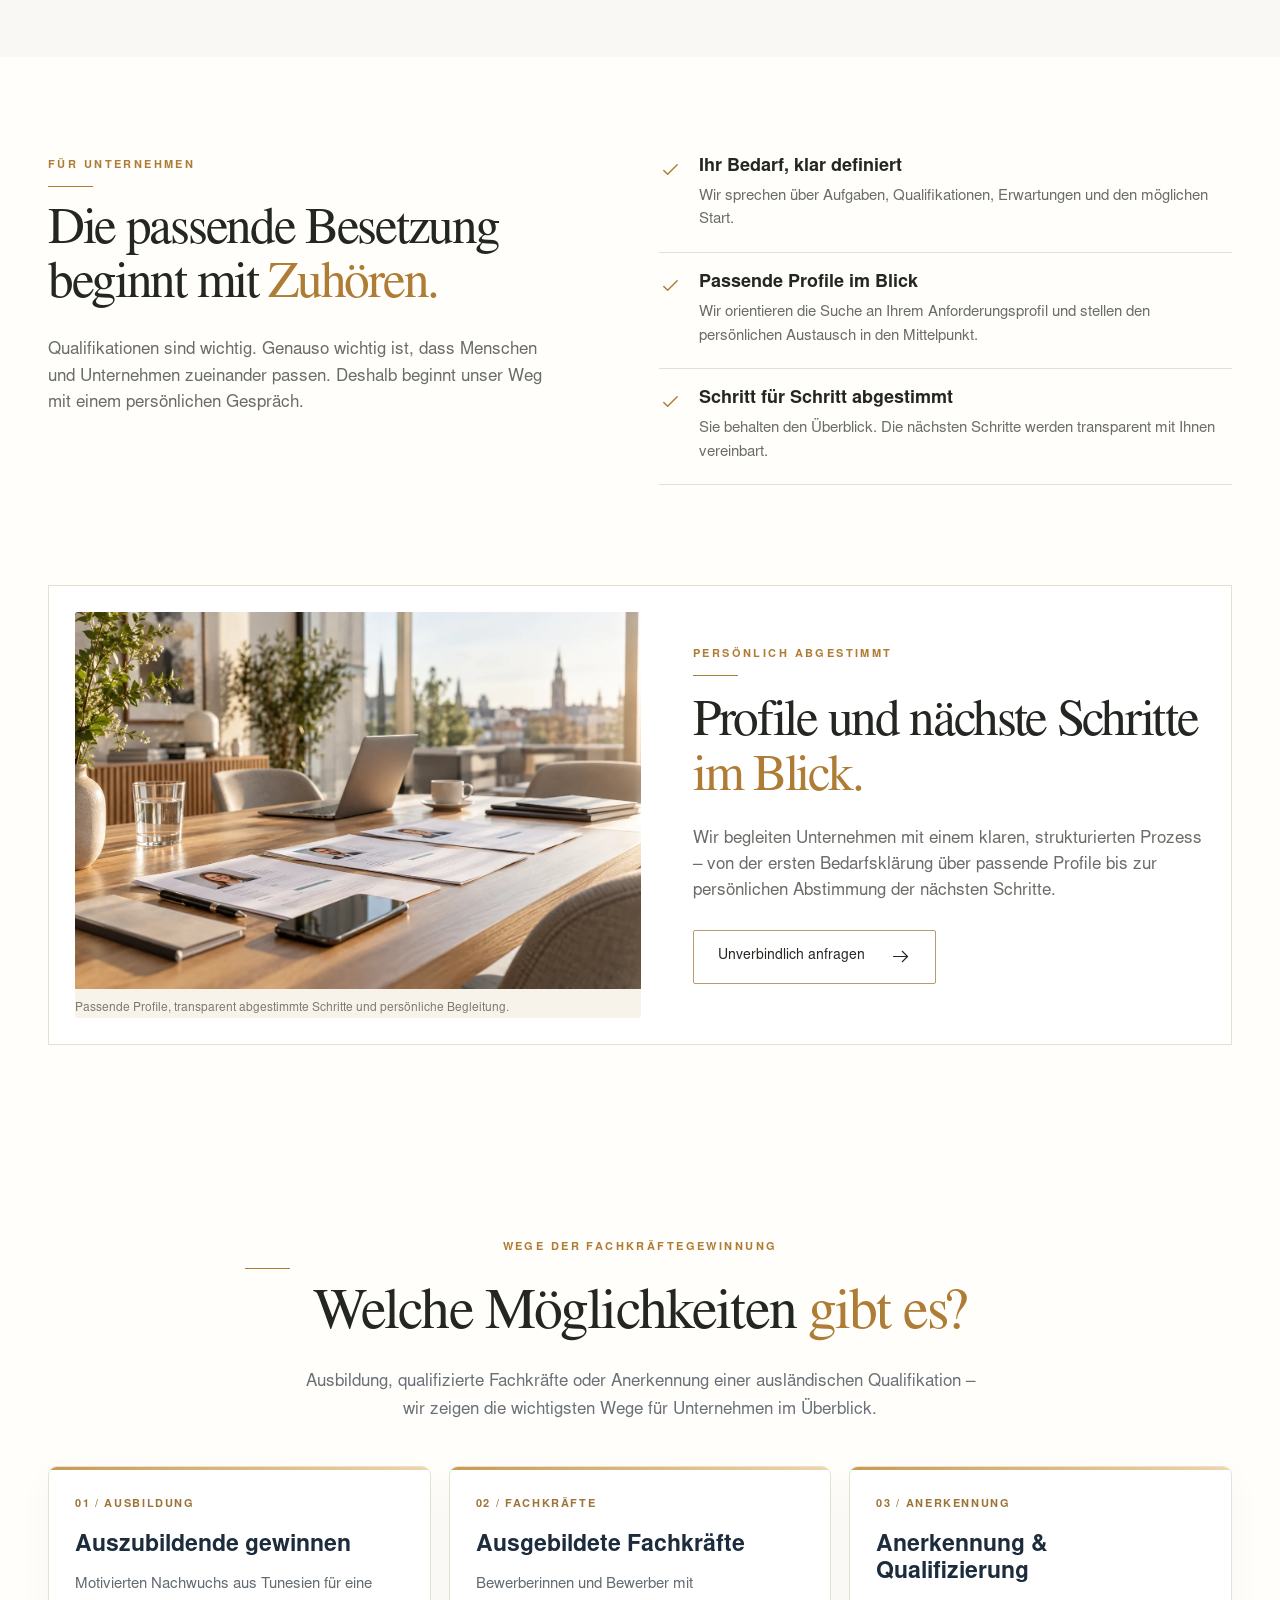
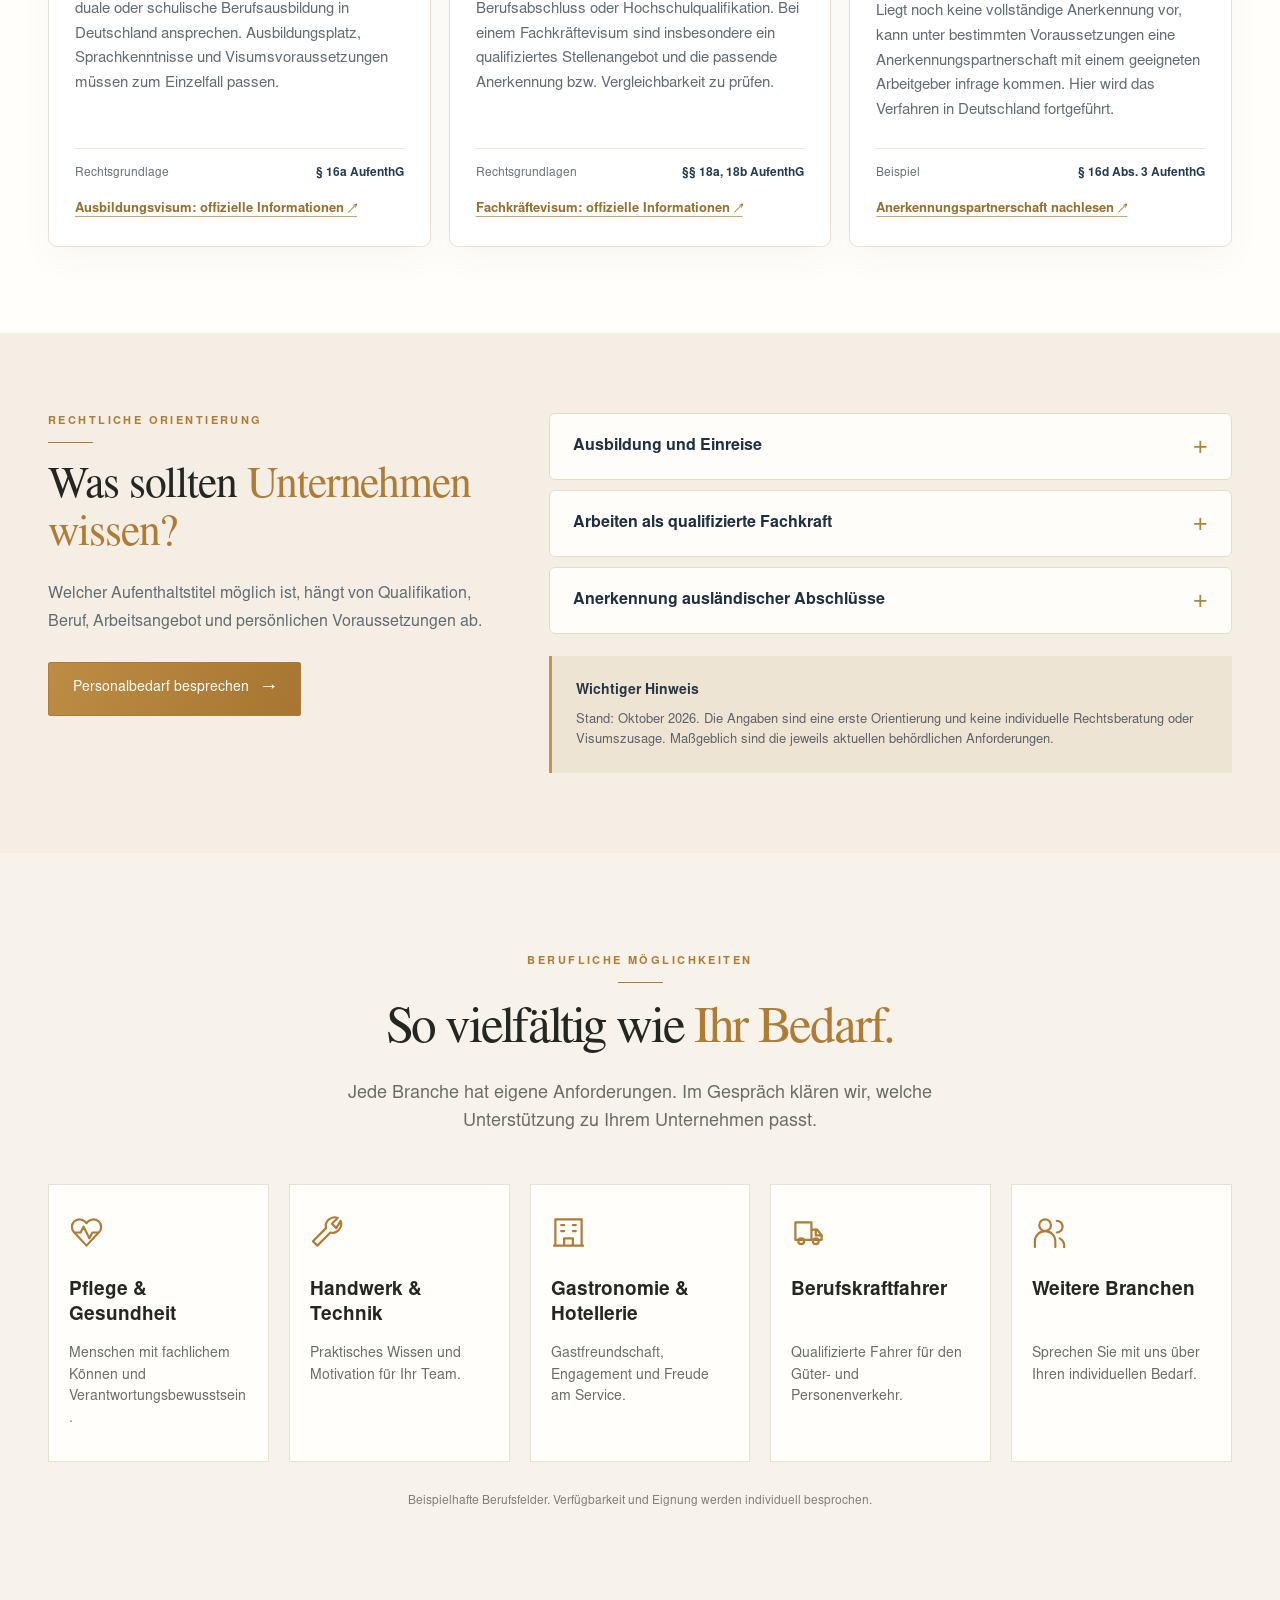
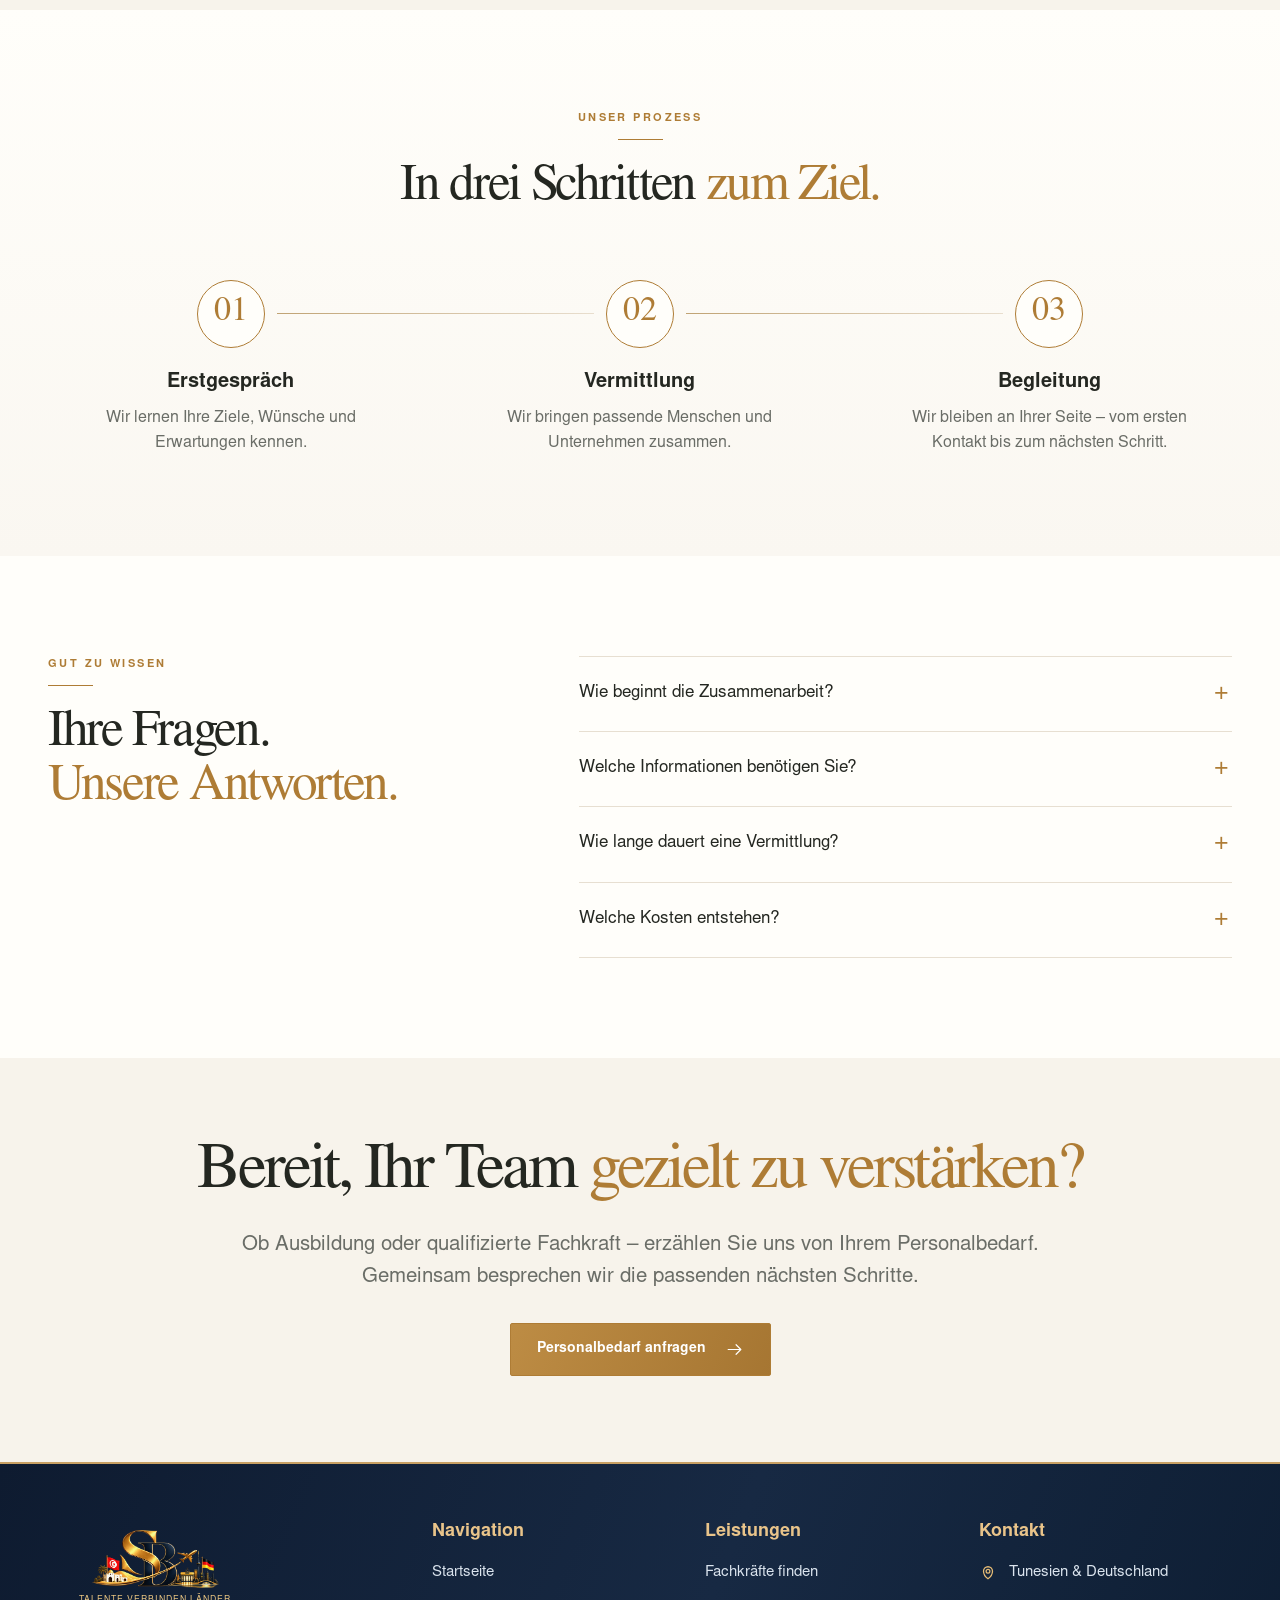
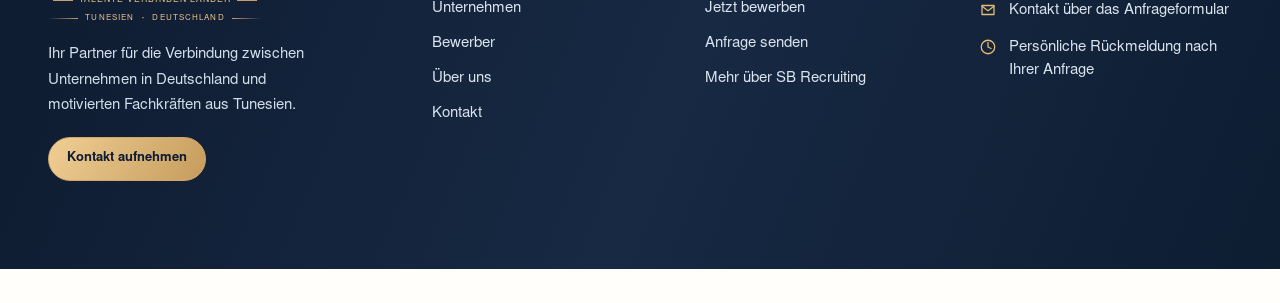
<file: unternehmen.html>
<!doctype html><html lang="de"><head><meta charset="utf-8"><meta name="viewport" content="width=device-width, initial-scale=1"><meta name="theme-color" content="#ae7c35"><meta name="robots" content="noindex, nofollow"><title>Unternehmen | SB Recruiting</title><meta name="description" content="Fachkräfte für Ihr Unternehmen: Entdecken Sie die persönliche Begleitung von SB Recruiting zwischen Tunesien und Deutschland."><link rel="canonical" href="https://sb-recruiting.drym1.chatgpt.site/unternehmen.html"><link rel="alternate" hreflang="de" href="https://sb-recruiting.drym1.chatgpt.site/unternehmen.html"><link rel="alternate" hreflang="fr" href="https://sb-recruiting.drym1.chatgpt.site/fr/entreprises.html"><meta property="og:type" content="website"><meta property="og:title" content="Unternehmen | SB Recruiting"><meta property="og:description" content="Fachkräfte für Ihr Unternehmen: Entdecken Sie die persönliche Begleitung von SB Recruiting zwischen Tunesien und Deutschland."><meta property="og:locale" content="de_DE"><meta property="og:image" content="https://sb-recruiting.drym1.chatgpt.site/assets/tunisia-germany.png"><meta property="og:url" content="https://sb-recruiting.drym1.chatgpt.site/unternehmen.html"><link rel="icon" href="assets/favicon.svg" type="image/svg+xml"><link rel="preload" href="assets/serif.woff" as="font" type="font/woff" crossorigin><link rel="preload" href="assets/sans.woff" as="font" type="font/woff" crossorigin><link rel="stylesheet" href="assets/style.css?v=20261015-sectors-layout"><script src="assets/app.js" defer></script><script src="assets/hero.js" defer></script><script src="assets/scroll-reveal.js" defer></script></head><body><a class="skip" href="#main">Zum Inhalt springen</a><header class="site-header" id="top"><div class="container header-inner"><a class="brand" href="index.html" aria-label="SB Recruiting – Startseite"><span class="brand-art" role="img" aria-label="SB Recruiting"></span><span class="brand-lines" aria-hidden="true"><span class="brand-tagline">Talente verbinden Länder</span></span></a><div class="header-mobile-tools"><div class="mobile-languages" aria-label="Sprache / Langue"><a href="unternehmen.html" lang="de" aria-label="Deutsch" aria-current="true"><img class="language-flag" src="assets/flag-de.svg" width="24" height="16" alt=""></a><span aria-hidden="true">/</span><a href="fr/entreprises.html" lang="fr" aria-label="Français" aria-current="false"><img class="language-flag" src="assets/flag-fr.svg" width="24" height="16" alt=""></a></div><button class="menu-toggle" type="button" aria-label="Menü öffnen" aria-expanded="false" aria-controls="main-nav"><svg class="icon" aria-hidden="true" viewBox="0 0 24 24"><path class="menu-line menu-line-top" d="M4 7h16"/><path class="menu-line menu-line-middle" d="M4 12h16"/><path class="menu-line menu-line-bottom" d="M4 17h16"/></svg></button></div><nav class="main-nav" id="main-nav" aria-label="Menü öffnen"><a href="index.html" class="" >Startseite</a><a href="unternehmen.html" class="" aria-current="page">Unternehmen</a><a href="bewerber.html" class="" >Bewerber</a><a href="ueber-uns.html" class="" >Über uns</a><a href="kontakt.html" class="nav-contact" >Kontakt</a><div class="languages" aria-label="Sprache / Langue"><a href="unternehmen.html" lang="de" aria-label="Deutsch" aria-current="true"><img class="language-flag" src="assets/flag-de.svg" width="24" height="16" alt=""></a><span aria-hidden="true">/</span><a href="fr/entreprises.html" lang="fr" aria-label="Français" aria-current="false"><img class="language-flag" src="assets/flag-fr.svg" width="24" height="16" alt=""></a></div></nav></div></header><noscript><div class="noscript-note">Bitte aktivieren Sie JavaScript, um das Menü und das Anfrageformular zu nutzen.</div><style>.hero-toolbar{display:none}.menu-toggle{display:none}.main-nav{display:flex;position:static;box-shadow:none;border:0;flex-wrap:wrap;padding:5px}.header-inner{height:auto;flex-wrap:wrap;padding-bottom:15px}.contact-form button{display:none}[role=tabpanel][hidden]{display:block!important;margin-top:30px}.tabs{display:none}</style></noscript><main id="main"><section class="inner-hero inner-hero-full company-hero"><div class="hero-backdrop"><picture><source media="(max-width: 620px)" srcset="assets/unternehmen-mobile-hero-new.png"><img src="assets/hero-team-weiterbringen.png" alt="Warme Architekturszene mit Blick von Tunesien nach Berlin im goldenen Licht." width="1536" height="1024" fetchpriority="high"></picture></div><div class="container"><div class="breadcrumb"><a href="index.html">Startseite</a><svg class="icon" aria-hidden="true" viewBox="0 0 24 24"><path d="M4 12h16M14 6l6 6-6 6"/></svg><span>Unternehmen</span></div><div class="inner-full-content"><h1>Menschen, die<br>Ihr Team <em>weiterbringen.</em></h1><p>Sie suchen Verstärkung für Ihr Unternehmen? Wir lernen Ihren Bedarf kennen und schaffen die Verbindung zu motivierten Bewerbern aus Tunesien.</p><div class="actions"><a class="btn" href="kontakt.html?type=company">Personalbedarf besprechen<svg class="icon" aria-hidden="true" viewBox="0 0 24 24"><path d="M4 12h16M14 6l6 6-6 6"/></svg></a></div></div></div></section><section aria-labelledby="recruit-photo-heading-de-company" class="section recruit-photo-section"><div class="container"><div class="section-intro center"><span class="eyebrow">Einblicke in die Zusammenarbeit</span><h2 id="recruit-photo-heading-de-company">Persönlich begleiten. <em>Gemeinsam weiterkommen.</em></h2><p>Von der individuellen Personalsuche bis zur beruflichen Perspektive: Wir verbinden Menschen, Qualifikationen und Unternehmen.</p></div><div class="recruit-photo-grid"><article class="recruit-photo-card"><div class="recruit-photo-image"><img src="assets/website-recruiting-office.webp" alt="Modernes Büro mit Laptop als Symbol für Fachkräftevermittlung und Unternehmen in Deutschland." width="1448" height="1086" loading="lazy" decoding="async"></div><div class="recruit-photo-copy"><h3>Bedarf verstehen</h3><p>Im Gespräch lernen wir Ihre Anforderungen kennen und stimmen passende nächste Schritte mit Ihnen ab.</p></div></article><article class="recruit-photo-card"><div class="recruit-photo-image"><img src="assets/website-recruiting-hotel-care-transport.webp" alt="Hotelrezeption, Pflegebereich mit Rollstuhl und Lastwagen als Beispiele für Berufsfelder." width="1536" height="1024" loading="lazy" decoding="async"></div><div class="recruit-photo-copy"><h3>Berufliche Chancen verbinden</h3><p>Ob in Hotels, in der Pflege, als Berufskraftfahrer oder in weiteren Bereichen – entscheidend sind passende Kenntnisse und die individuellen Voraussetzungen.</p></div></article></div></div></section><section class="section"><div class="container split"><div><span class="eyebrow">Für Unternehmen</span><h2>Die passende Besetzung beginnt mit <em>Zuhören.</em></h2><p>Qualifikationen sind wichtig. Genauso wichtig ist, dass Menschen und Unternehmen zueinander passen. Deshalb beginnt unser Weg mit einem persönlichen Gespräch.</p></div><ul class="list"><li><svg class="icon" aria-hidden="true" viewBox="0 0 24 24"><path d="m5 12 4 4L19 6"/></svg><div><h3>Ihr Bedarf, klar definiert</h3><p>Wir sprechen über Aufgaben, Qualifikationen, Erwartungen und den möglichen Start.</p></div></li><li><svg class="icon" aria-hidden="true" viewBox="0 0 24 24"><path d="m5 12 4 4L19 6"/></svg><div><h3>Passende Profile im Blick</h3><p>Wir orientieren die Suche an Ihrem Anforderungsprofil und stellen den persönlichen Austausch in den Mittelpunkt.</p></div></li><li><svg class="icon" aria-hidden="true" viewBox="0 0 24 24"><path d="m5 12 4 4L19 6"/></svg><div><h3>Schritt für Schritt abgestimmt</h3><p>Sie behalten den Überblick. Die nächsten Schritte werden transparent mit Ihnen vereinbart.</p></div></li></ul></div></section><section class="section photo-feature" aria-labelledby="company-story-heading"><div class="container"><div class="story-split"><figure class="story-figure"><img src="assets/unternehmen-content.webp" alt="Bewerbungsprofile und Arbeitsunterlagen auf einem hellen Besprechungstisch in professioneller Atmosphäre." width="1400" height="933" loading="lazy" decoding="async"><figcaption class="story-caption">Passende Profile, transparent abgestimmte Schritte und persönliche Begleitung.</figcaption></figure><div class="story-copy"><span class="eyebrow">Persönlich abgestimmt</span><h2 id="company-story-heading">Profile und nächste Schritte <em>im Blick.</em></h2><p>Wir begleiten Unternehmen mit einem klaren, strukturierten Prozess – von der ersten Bedarfsklärung über passende Profile bis zur persönlichen Abstimmung der nächsten Schritte.</p><div class="actions"><a class="btn btn-outline" href="kontakt.html?type=company">Unverbindlich anfragen<svg class="icon" aria-hidden="true" viewBox="0 0 24 24"><path d="M4 12h16M14 6l6 6-6 6"/></svg></a></div></div></div></div></section><section class="section pathways-section" aria-labelledby="recruit-paths-heading"><div class="container">
<div class="guide-heading"><span class="eyebrow">Wege der Fachkräftegewinnung</span><h2 id="recruit-paths-heading">Welche Möglichkeiten <em>gibt es?</em></h2><p>Ausbildung, qualifizierte Fachkräfte oder Anerkennung einer ausländischen Qualifikation – wir zeigen die wichtigsten Wege für Unternehmen im Überblick.</p></div>
<div class="pathway-grid">
<article class="pathway-card"><span class="guide-number">01 / AUSBILDUNG</span><h3>Auszubildende gewinnen</h3><p>Motivierten Nachwuchs aus Tunesien für eine duale oder schulische Berufsausbildung in Deutschland ansprechen. Ausbildungsplatz, Sprachkenntnisse und Visumsvoraussetzungen müssen zum Einzelfall passen.</p><div class="guide-keyline"><span>Rechtsgrundlage</span><strong>§ 16a AufenthG</strong></div><a class="guide-source" href="https://www.make-it-in-germany.com/en/visa-residence/types/training" target="_blank" rel="noopener noreferrer">Ausbildungsvisum: offizielle Informationen <span aria-hidden="true">↗</span></a></article>
<article class="pathway-card"><span class="guide-number">02 / FACHKRÄFTE</span><h3>Ausgebildete Fachkräfte</h3><p>Bewerberinnen und Bewerber mit Berufsabschluss oder Hochschulqualifikation. Bei einem Fachkräftevisum sind insbesondere ein qualifiziertes Stellenangebot und die passende Anerkennung bzw. Vergleichbarkeit zu prüfen.</p><div class="guide-keyline"><span>Rechtsgrundlagen</span><strong>§§ 18a, 18b AufenthG</strong></div><a class="guide-source" href="https://www.make-it-in-germany.com/en/visa-residence/types/work-qualified-professionals" target="_blank" rel="noopener noreferrer">Fachkräftevisum: offizielle Informationen <span aria-hidden="true">↗</span></a></article>
<article class="pathway-card"><span class="guide-number">03 / ANERKENNUNG</span><h3>Anerkennung & Qualifizierung</h3><p>Liegt noch keine vollständige Anerkennung vor, kann unter bestimmten Voraussetzungen eine Anerkennungspartnerschaft mit einem geeigneten Arbeitgeber infrage kommen. Hier wird das Verfahren in Deutschland fortgeführt.</p><div class="guide-keyline"><span>Beispiel</span><strong>§ 16d Abs. 3 AufenthG</strong></div><a class="guide-source" href="https://www.make-it-in-germany.com/en/visa-residence/types/visa-recognition-partnership" target="_blank" rel="noopener noreferrer">Anerkennungspartnerschaft nachlesen <span aria-hidden="true">↗</span></a></article>
</div></div></section>
<section class="section guide-law-section" aria-labelledby="recruit-law-heading"><div class="container guide-law-grid"><div class="guide-law-aside"><span class="eyebrow">Rechtliche Orientierung</span><h2 id="recruit-law-heading">Was sollten <em>Unternehmen wissen?</em></h2><p>Welcher Aufenthaltstitel möglich ist, hängt von Qualifikation, Beruf, Arbeitsangebot und persönlichen Voraussetzungen ab.</p><a class="btn" href="kontakt.html?type=company">Personalbedarf besprechen <span aria-hidden="true">→</span></a></div><div class="guide-accordion">
<details><summary>Ausbildung und Einreise</summary><p>Für eine Berufsausbildung kann ein Aufenthaltstitel nach § 16a AufenthG relevant sein. Erforderlich sind unter anderem ein konkreter Ausbildungsplatz und üblicherweise Deutschkenntnisse auf B1-Niveau, sofern keine Ausnahme greift.</p><a class="guide-source" href="https://www.make-it-in-germany.com/en/visa-residence/types/training" target="_blank" rel="noopener noreferrer">Voraussetzungen im Detail <span aria-hidden="true">↗</span></a></details>
<details><summary>Arbeiten als qualifizierte Fachkraft</summary><p>Die §§ 18a und 18b AufenthG betreffen Fachkräfte mit beruflicher oder akademischer Qualifikation. Wichtig sind das qualifizierte Stellenangebot und je nach Abschluss bzw. Beruf die Anerkennung oder Vergleichbarkeit. In reglementierten Berufen wird zudem eine Berufsausübungserlaubnis benötigt.</p><a class="guide-source" href="https://www.make-it-in-germany.com/en/visa-residence/types/work-qualified-professionals" target="_blank" rel="noopener noreferrer">Fachkräftevisum im Detail <span aria-hidden="true">↗</span></a></details>
<details><summary>Anerkennung ausländischer Abschlüsse</summary><p>Ob eine förmliche Anerkennung nötig ist, hängt vom Beruf und Einreiseweg ab. Für bestimmte Fälle kommt eine Anerkennungspartnerschaft nach § 16d Abs. 3 AufenthG infrage; dafür sind grundsätzlich mindestens Deutschkenntnisse auf A2-Niveau erforderlich.</p><a class="guide-source" href="https://www.make-it-in-germany.com/en/visa-residence/types/visa-recognition-partnership" target="_blank" rel="noopener noreferrer">Anerkennungspartnerschaft <span aria-hidden="true">↗</span></a> <a class="guide-source" href="https://www.make-it-in-germany.com/en/working-in-germany/recognition/who-needs" target="_blank" rel="noopener noreferrer">Anerkennungsprüfung <span aria-hidden="true">↗</span></a></details>
<div class="guide-notice"><strong>Wichtiger Hinweis</strong><p>Stand: Oktober 2026. Die Angaben sind eine erste Orientierung und keine individuelle Rechtsberatung oder Visumszusage. Maßgeblich sind die jeweils aktuellen behördlichen Anforderungen.</p></div>
</div></div></section><section class="section tinted opportunities-section"><div class="container"><div class="section-intro center"><span class="eyebrow">Berufliche Möglichkeiten</span><h2>So vielfältig wie <em>Ihr Bedarf.</em></h2><p>Jede Branche hat eigene Anforderungen. Im Gespräch klären wir, welche Unterstützung zu Ihrem Unternehmen passt.</p></div><div class="sector-grid"><article class="sector"><svg class="icon" aria-hidden="true" viewBox="0 0 24 24"><path d="M20.5 4.5a5.2 5.2 0 0 0-7.4 0L12 5.6l-1.1-1.1a5.2 5.2 0 0 0-7.4 7.4L12 21l8.5-9.1a5.2 5.2 0 0 0 0-7.4Z"/><path d="M4 12h4l2-4 4 8 2-4h4"/></svg><h3>Pflege & Gesundheit</h3><p>Menschen mit fachlichem Können und Verantwortungsbewusstsein.</p></article><article class="sector"><svg class="icon" aria-hidden="true" viewBox="0 0 24 24"><path d="M21 4a6 6 0 0 1-7 8L5 21l-3-3 9-9a6 6 0 0 1 8-7l-4 4 3 3z"/></svg><h3>Handwerk & Technik</h3><p>Praktisches Wissen und Motivation für Ihr Team.</p></article><article class="sector"><svg class="icon" aria-hidden="true" viewBox="0 0 24 24"><path d="M3 21V3h18v18M2 21h20M9 21v-5h6v5M7 7h2m6 0h2M7 11h2m6 0h2"/></svg><h3>Gastronomie & Hotellerie</h3><p>Gastfreundschaft, Engagement und Freude am Service.</p></article><article class="sector"><svg class="icon" aria-hidden="true" viewBox="0 0 24 24"><path d="M3 5h11v12H3zM14 10h4l3 4v3h-7"/><path d="M17 10v4h4"/><circle cx="7" cy="18" r="2"/><circle cx="17" cy="18" r="2"/></svg><h3>Berufskraftfahrer</h3><p>Qualifizierte Fahrer für den Güter- und Personenverkehr.</p></article><article class="sector"><svg class="icon" aria-hidden="true" viewBox="0 0 24 24"><circle cx="9" cy="7" r="4"/><path d="M2 22v-4a7 7 0 0 1 14 0v4M17 4a4 4 0 0 1 0 8m2 4a6 6 0 0 1 3 6"/></svg><h3>Weitere Branchen</h3><p>Sprechen Sie mit uns über Ihren individuellen Bedarf.</p></article></div><p class="small-disclaimer">Beispielhafte Berufsfelder. Verfügbarkeit und Eignung werden individuell besprochen.</p></div></section><section class="section process"><div class="container"><div class="section-intro center"><span class="eyebrow">Unser Prozess</span><h2>In drei Schritten <em>zum Ziel.</em></h2></div><div class="steps"><article class="step"><span class="step-number">01</span><h3>Erstgespräch</h3><p>Wir lernen Ihre Ziele, Wünsche und Erwartungen kennen.</p></article><article class="step"><span class="step-number">02</span><h3>Vermittlung</h3><p>Wir bringen passende Menschen und Unternehmen zusammen.</p></article><article class="step"><span class="step-number">03</span><h3>Begleitung</h3><p>Wir bleiben an Ihrer Seite – vom ersten Kontakt bis zum nächsten Schritt.</p></article></div></div></section><section class="section"><div class="container faq-layout"><div><span class="eyebrow">Gut zu wissen</span><h2>Ihre Fragen.<br><em>Unsere Antworten.</em></h2></div><div class="faq-list"><details><summary>Wie beginnt die Zusammenarbeit?</summary><p>Mit einem Erstgespräch. Sie schildern Ihren Personalbedarf und Ihre Erwartungen. Anschließend stimmen wir gemeinsam das weitere Vorgehen ab.</p></details><details><summary>Welche Informationen benötigen Sie?</summary><p>Hilfreich sind eine Stellenbeschreibung, der Arbeitsort, gewünschte Qualifikationen und ein geplanter Beginn. Alles Weitere können wir im Gespräch klären.</p></details><details><summary>Wie lange dauert eine Vermittlung?</summary><p>Das hängt vom Anforderungsprofil, passenden Bewerbern und den individuellen Voraussetzungen ab. Eine feste Dauer lässt sich erst nach der gemeinsamen Prüfung einschätzen.</p></details><details><summary>Welche Kosten entstehen?</summary><p>Umfang, Leistungen und Konditionen werden vor einer Zusammenarbeit individuell und transparent vereinbart.</p></details></div></div></section><section class="final-cta-sb" aria-label="Anfrage für Unternehmen starten"><div class="container final-cta-sb-inner"><h2>Bereit, Ihr Team <em>gezielt zu verstärken?</em></h2><p>Ob Ausbildung oder qualifizierte Fachkraft – erzählen Sie uns von Ihrem Personalbedarf. Gemeinsam besprechen wir die passenden nächsten Schritte.</p><a class="final-cta-sb-button" href="kontakt.html?type=company" aria-label="Anfrage für Unternehmen starten">Personalbedarf anfragen<svg class="icon" aria-hidden="true" viewBox="0 0 24 24"><path d="M4 12h16M14 6l6 6-6 6"/></svg></a></div></section><dialog class="request-dialog" id="request-dialog" aria-labelledby="request-title" aria-describedby="request-description"><div class="dialog-inner"><button class="dialog-close" type="button" aria-label="Schließen">×</button><span class="eyebrow">SB Recruiting</span><h2 id="request-title">Ihre Anfrage ist vorbereitet.</h2><p id="request-description">Ihre Anfrage wurde als Text vorbereitet. Es wurde noch keine Nachricht versendet. Sie können den Text kopieren und selbst per E-Mail an SB Recruiting senden.</p><pre class="request-summary" id="request-summary"></pre><div class="actions"><button class="btn" type="button" id="copy-request">Text kopieren<svg class="icon" aria-hidden="true" viewBox="0 0 24 24"><rect x="8" y="8" width="14" height="14" rx="1"/><path d="M16 8V2H2v14h6"/></svg></button><button class="btn btn-outline" type="button" id="download-request">Herunterladen<svg class="icon" aria-hidden="true" viewBox="0 0 24 24"><path d="M12 2v13m-5-5 5 5 5-5M3 16v6h18v-6"/></svg></button></div><div class="copy-status" role="status" id="copy-status"></div></div></dialog></main><footer class="site-footer"><div class="container"><div class="footer-grid"><div class="footer-col footer-about"><a class="brand footer-brand" href="index.html" aria-label="SB Recruiting – Startseite"><span class="brand-art" role="img" aria-label="SB Recruiting"></span><span class="brand-lines" aria-hidden="true"><span class="brand-tagline">Talente verbinden Länder</span><span class="footer-countries" aria-hidden="true"><span>Tunesien</span><span class="footer-country-separator" aria-hidden="true">·</span><span>Deutschland</span></span></span></a><p class="footer-copy">Ihr Partner für die Verbindung zwischen Unternehmen in Deutschland und motivierten Fachkräften aus Tunesien.</p><a class="footer-pill" href="kontakt.html">Kontakt aufnehmen</a></div><div class="footer-col"><h3>Navigation</h3><nav class="footer-links" aria-label="Navigation im Footer"><a href="index.html">Startseite</a><a href="unternehmen.html">Unternehmen</a><a href="bewerber.html">Bewerber</a><a href="ueber-uns.html">Über uns</a><a href="kontakt.html">Kontakt</a></nav></div><div class="footer-col"><h3>Leistungen</h3><nav class="footer-links" aria-label="Leistungen"><a href="unternehmen.html">Fachkräfte finden</a><a href="bewerber.html">Jetzt bewerben</a><a href="kontakt.html">Anfrage senden</a><a href="ueber-uns.html">Mehr über SB Recruiting</a></nav></div><div class="footer-col footer-contact"><h3>Kontakt</h3><ul class="footer-contact-list"><li><svg class="icon" aria-hidden="true" viewBox="0 0 24 24"><path d="M12 21s-6-4.35-6-10a6 6 0 1 1 12 0c0 5.65-6 10-6 10Z"/><circle cx="12" cy="11" r="2.5"/></svg><span>Tunesien &amp; Deutschland</span></li><li><svg class="icon" aria-hidden="true" viewBox="0 0 24 24"><path d="M4 6h16v12H4z"/><path d="m4 7 8 6 8-6"/></svg><span>Kontakt über das Anfrageformular</span></li><li><svg class="icon" aria-hidden="true" viewBox="0 0 24 24"><path d="M12 6v6l4 2"/><circle cx="12" cy="12" r="9"/></svg><span>Persönliche Rückmeldung nach Ihrer Anfrage</span></li></ul></div></div><div class="footer-bottom-bar"><span>© 2026 SB Recruiting</span><nav class="legal-nav" aria-label="Rechtliches"><a href="impressum.html">Impressum</a><a href="datenschutz.html">Datenschutz</a></nav></div></div></footer></body></html>
</file>
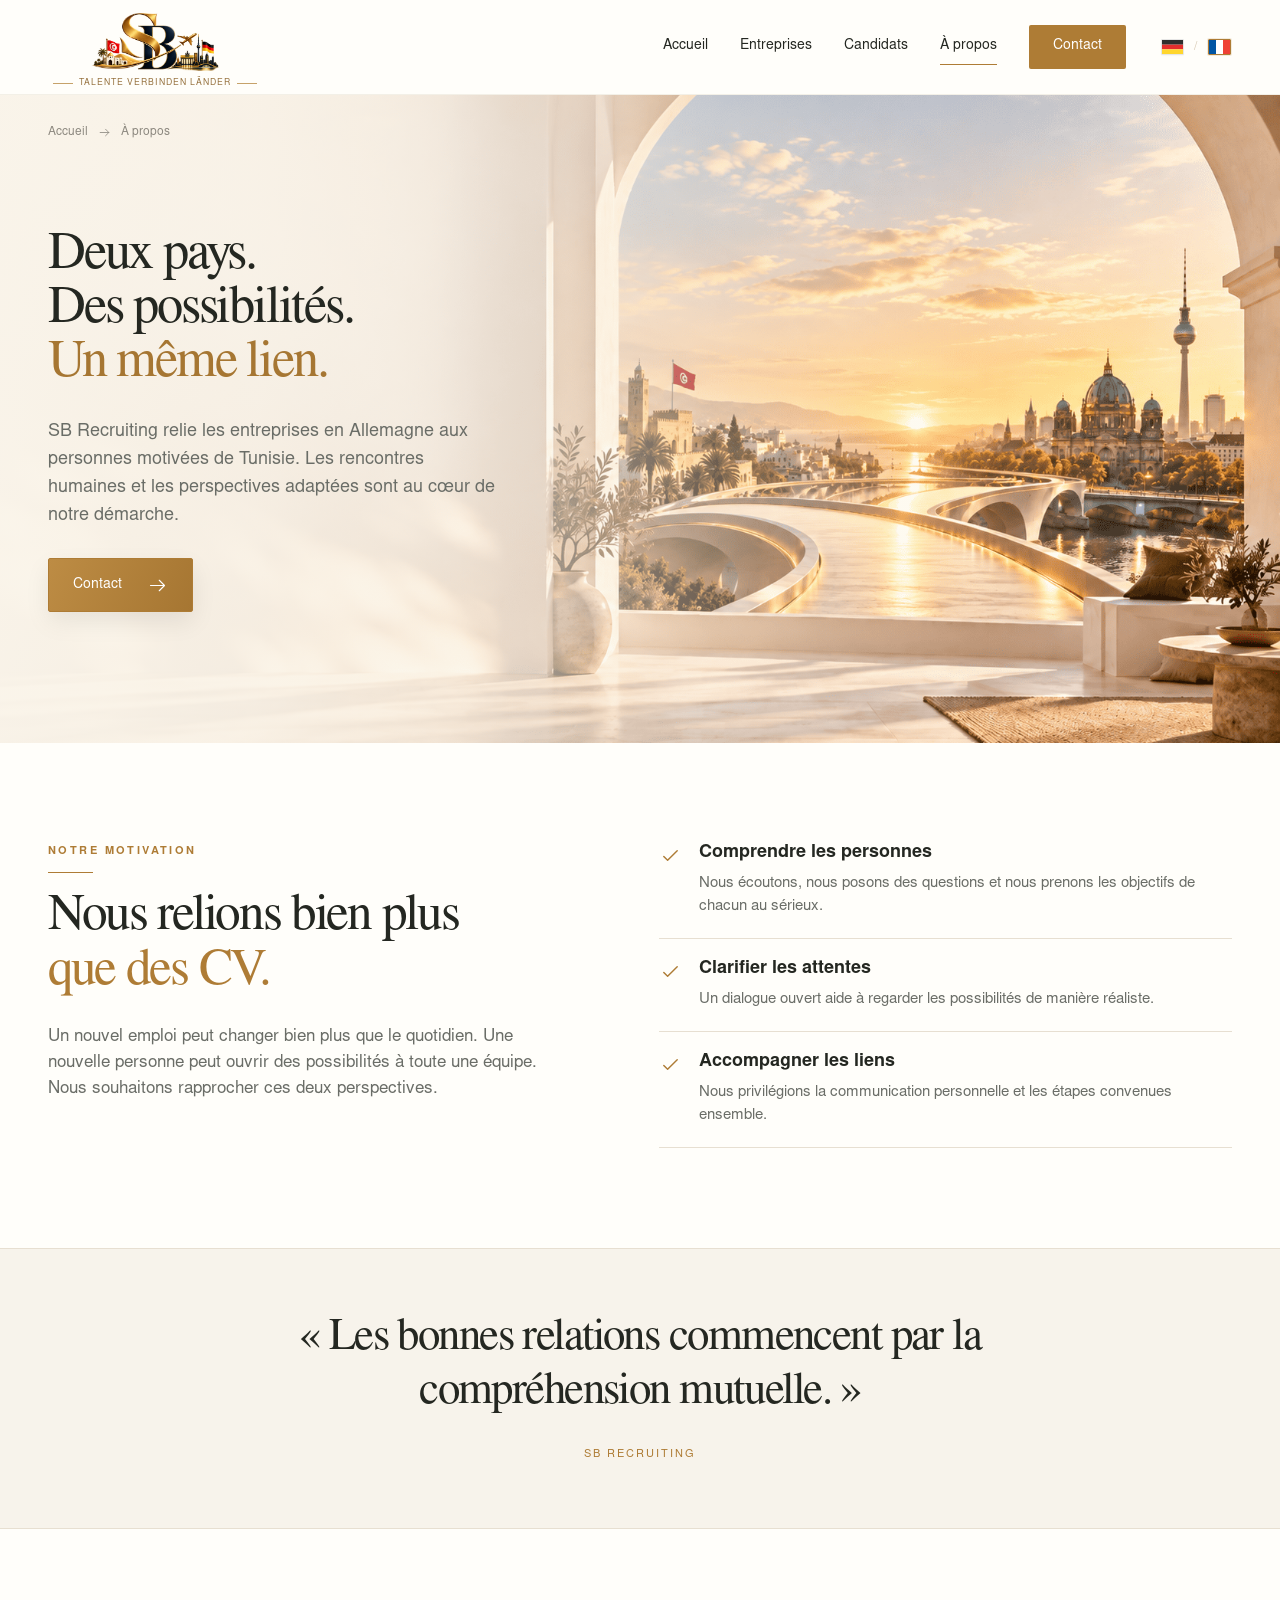
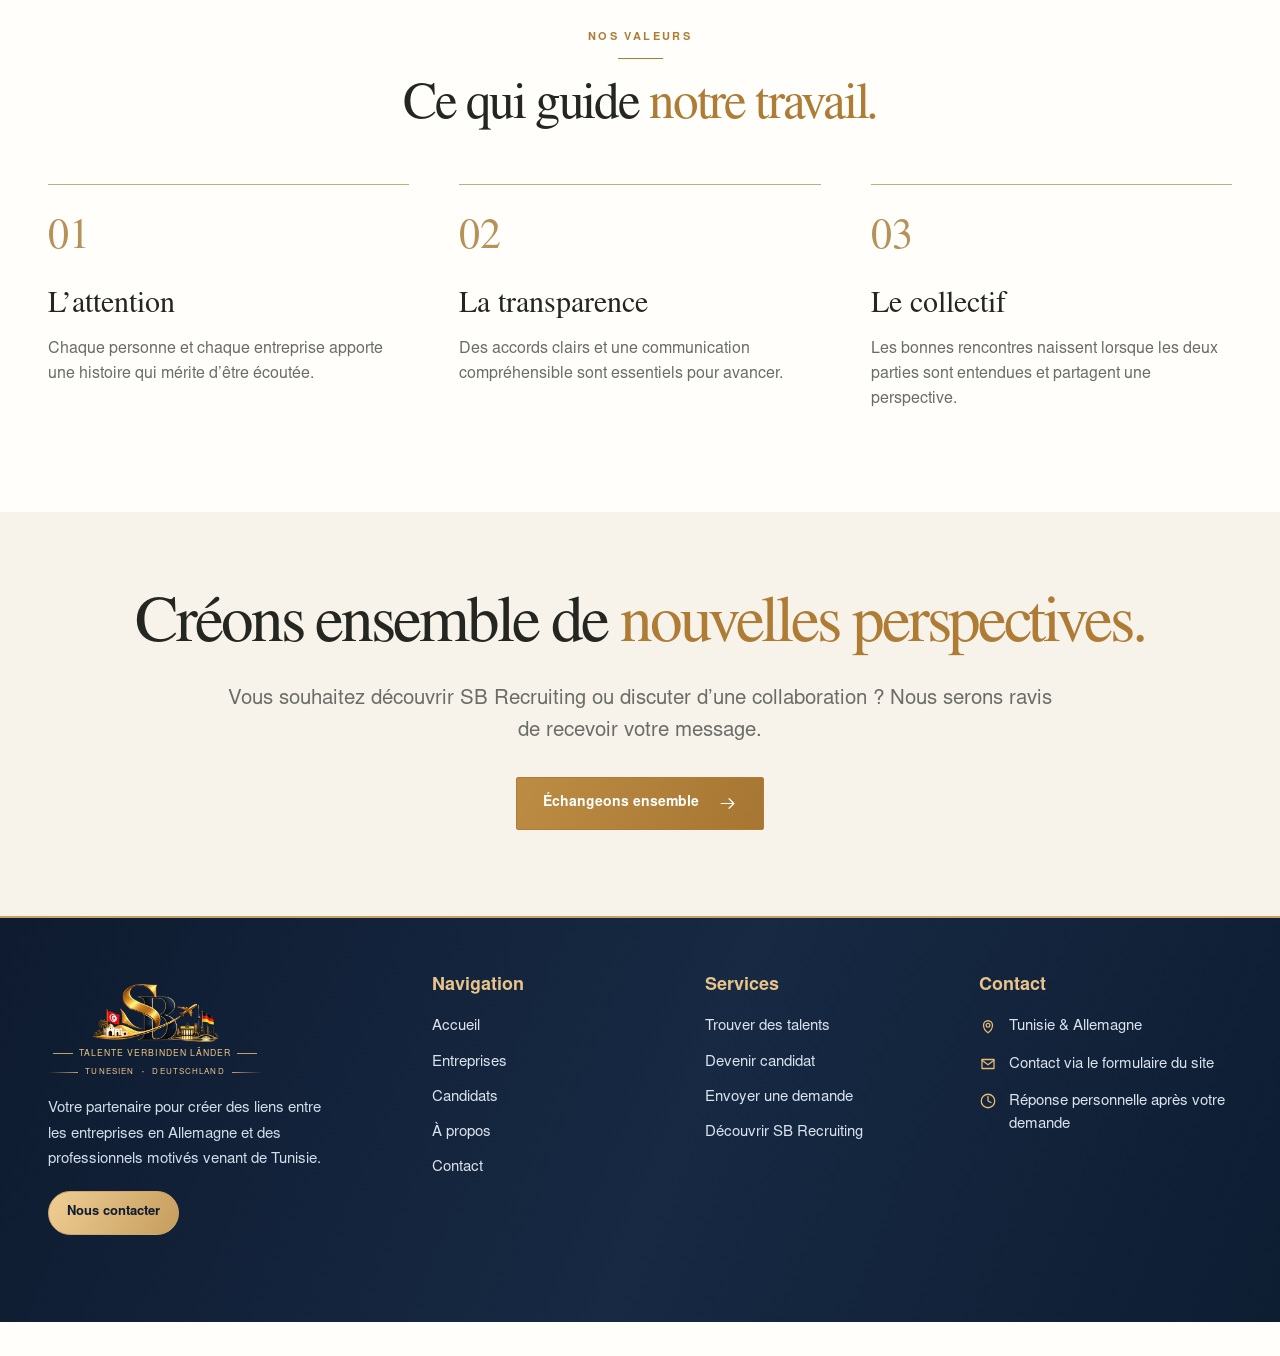
<file: fr/a-propos.html>
<!doctype html><html lang="fr"><head><meta charset="utf-8"><meta name="viewport" content="width=device-width, initial-scale=1"><meta name="theme-color" content="#ae7c35"><meta name="robots" content="noindex, nofollow"><title>À propos | SB Recruiting</title><meta name="description" content="SB Recruiting : des liens personnels entre les talents de Tunisie et les entreprises en Allemagne."><link rel="canonical" href="https://sb-recruiting.drym1.chatgpt.site/fr/a-propos.html"><link rel="alternate" hreflang="de" href="https://sb-recruiting.drym1.chatgpt.site/ueber-uns.html"><link rel="alternate" hreflang="fr" href="https://sb-recruiting.drym1.chatgpt.site/fr/a-propos.html"><meta property="og:type" content="website"><meta property="og:title" content="À propos | SB Recruiting"><meta property="og:description" content="SB Recruiting : des liens personnels entre les talents de Tunisie et les entreprises en Allemagne."><meta property="og:locale" content="fr_FR"><meta property="og:image" content="https://sb-recruiting.drym1.chatgpt.site/assets/tunisia-germany.png"><meta property="og:url" content="https://sb-recruiting.drym1.chatgpt.site/fr/a-propos.html"><link rel="icon" href="../assets/favicon.svg" type="image/svg+xml"><link rel="preload" href="../assets/serif.woff" as="font" type="font/woff" crossorigin><link rel="preload" href="../assets/sans.woff" as="font" type="font/woff" crossorigin><link rel="stylesheet" href="../assets/style.css"><script src="../assets/app.js" defer></script><script src="../assets/hero.js" defer></script><script src="../assets/scroll-reveal.js" defer></script></head><body><a class="skip" href="#main">Aller au contenu</a><header class="site-header" id="top"><div class="container header-inner"><a class="brand" href="index.html" aria-label="SB Recruiting – Accueil"><span class="brand-art" role="img" aria-label="SB Recruiting"></span><span class="brand-lines" aria-hidden="true"><span class="brand-tagline">Talente verbinden Länder</span></span></a><div class="header-mobile-tools"><div class="mobile-languages" aria-label="Sprache / Langue"><a href="../ueber-uns.html" lang="de" aria-label="Deutsch" aria-current="false"><img class="language-flag" src="../assets/flag-de.svg" width="24" height="16" alt=""></a><span aria-hidden="true">/</span><a href="a-propos.html" lang="fr" aria-label="Français" aria-current="true"><img class="language-flag" src="../assets/flag-fr.svg" width="24" height="16" alt=""></a></div><button class="menu-toggle" type="button" aria-label="Ouvrir le menu" aria-expanded="false" aria-controls="main-nav"><svg class="icon" aria-hidden="true" viewBox="0 0 24 24"><path class="menu-line menu-line-top" d="M4 7h16"/><path class="menu-line menu-line-middle" d="M4 12h16"/><path class="menu-line menu-line-bottom" d="M4 17h16"/></svg></button></div><nav class="main-nav" id="main-nav" aria-label="Ouvrir le menu"><a href="index.html" class="" >Accueil</a><a href="entreprises.html" class="" >Entreprises</a><a href="candidats.html" class="" >Candidats</a><a href="a-propos.html" class="" aria-current="page">À propos</a><a href="contact.html" class="nav-contact" >Contact</a><div class="languages" aria-label="Sprache / Langue"><a href="../ueber-uns.html" lang="de" aria-label="Deutsch" aria-current="false"><img class="language-flag" src="../assets/flag-de.svg" width="24" height="16" alt=""></a><span aria-hidden="true">/</span><a href="a-propos.html" lang="fr" aria-label="Français" aria-current="true"><img class="language-flag" src="../assets/flag-fr.svg" width="24" height="16" alt=""></a></div></nav></div></header><noscript><div class="noscript-note">Activez JavaScript pour utiliser le menu et le formulaire de demande.</div><style>.hero-toolbar{display:none}.menu-toggle{display:none}.main-nav{display:flex;position:static;box-shadow:none;border:0;flex-wrap:wrap;padding:5px}.header-inner{height:auto;flex-wrap:wrap;padding-bottom:15px}.contact-form button{display:none}[role=tabpanel][hidden]{display:block!important;margin-top:30px}.tabs{display:none}</style></noscript><main id="main"><section class="inner-hero inner-hero-full about-hero"><div class="hero-backdrop"><picture><source media="(max-width: 620px)" srcset="../assets/ueberuns-mobile-hero-new.png"><img src="../assets/about-bridge-new.png" alt="Un pont doré entre la Tunisie et l’Allemagne avec leurs architectures emblématiques." width="1672" height="941" fetchpriority="high" decoding="async"></div><div class="container"><div class="breadcrumb"><a href="index.html">Accueil</a><svg class="icon" aria-hidden="true" viewBox="0 0 24 24"><path d="M4 12h16M14 6l6 6-6 6"/></svg><span>À propos</span></div><div class="inner-full-content"><h1>Deux pays.<br>Des possibilités.<br><em>Un même lien.</em></h1><p>SB Recruiting relie les entreprises en Allemagne aux personnes motivées de Tunisie. Les rencontres humaines et les perspectives adaptées sont au cœur de notre démarche.</p><div class="actions"><a class="btn" href="contact.html">Contact<svg class="icon" aria-hidden="true" viewBox="0 0 24 24"><path d="M4 12h16M14 6l6 6-6 6"/></svg></a></div></div></div></section><section class="section"><div class="container split"><div><span class="eyebrow">Notre motivation</span><h2>Nous relions bien plus<br><em>que des CV.</em></h2><p>Un nouvel emploi peut changer bien plus que le quotidien. Une nouvelle personne peut ouvrir des possibilités à toute une équipe. Nous souhaitons rapprocher ces deux perspectives.</p></div><ul class="list"><li><svg class="icon" aria-hidden="true" viewBox="0 0 24 24"><path d="m5 12 4 4L19 6"/></svg><div><h3>Comprendre les personnes</h3><p>Nous écoutons, nous posons des questions et nous prenons les objectifs de chacun au sérieux.</p></div></li><li><svg class="icon" aria-hidden="true" viewBox="0 0 24 24"><path d="m5 12 4 4L19 6"/></svg><div><h3>Clarifier les attentes</h3><p>Un dialogue ouvert aide à regarder les possibilités de manière réaliste.</p></div></li><li><svg class="icon" aria-hidden="true" viewBox="0 0 24 24"><path d="m5 12 4 4L19 6"/></svg><div><h3>Accompagner les liens</h3><p>Nous privilégions la communication personnelle et les étapes convenues ensemble.</p></div></li></ul></div></section><section class="statement"><p>« Les bonnes relations commencent par la compréhension mutuelle. »</p><span>SB RECRUITING</span></section><section class="section"><div class="container"><div class="section-intro center"><span class="eyebrow">Nos valeurs</span><h2>Ce qui guide <em>notre travail.</em></h2></div><div class="values"><article class="value"><span>01</span><h3>L’attention</h3><p>Chaque personne et chaque entreprise apporte une histoire qui mérite d’être écoutée.</p></article><article class="value"><span>02</span><h3>La transparence</h3><p>Des accords clairs et une communication compréhensible sont essentiels pour avancer.</p></article><article class="value"><span>03</span><h3>Le collectif</h3><p>Les bonnes rencontres naissent lorsque les deux parties sont entendues et partagent une perspective.</p></article></div></div></section><section class="final-cta-sb" aria-label="Contacter SB Recruiting"><div class="container final-cta-sb-inner"><h2>Créons ensemble de <em>nouvelles perspectives.</em></h2><p>Vous souhaitez découvrir SB Recruiting ou discuter d’une collaboration ? Nous serons ravis de recevoir votre message.</p><a class="final-cta-sb-button" href="contact.html" aria-label="Contacter SB Recruiting">Échangeons ensemble<svg class="icon" aria-hidden="true" viewBox="0 0 24 24"><path d="M4 12h16M14 6l6 6-6 6"/></svg></a></div></section><dialog class="request-dialog" id="request-dialog" aria-labelledby="request-title" aria-describedby="request-description"><div class="dialog-inner"><button class="dialog-close" type="button" aria-label="Fermer">×</button><span class="eyebrow">SB Recruiting</span><h2 id="request-title">Votre demande est prête.</h2><p id="request-description">Votre demande a été préparée sous forme de texte. Aucun message n'a encore été envoyé. Vous pouvez copier le texte et l'envoyer vous-même à SB Recruiting par e-mail.</p><pre class="request-summary" id="request-summary"></pre><div class="actions"><button class="btn" type="button" id="copy-request">Copier le texte<svg class="icon" aria-hidden="true" viewBox="0 0 24 24"><rect x="8" y="8" width="14" height="14" rx="1"/><path d="M16 8V2H2v14h6"/></svg></button><button class="btn btn-outline" type="button" id="download-request">Télécharger<svg class="icon" aria-hidden="true" viewBox="0 0 24 24"><path d="M12 2v13m-5-5 5 5 5-5M3 16v6h18v-6"/></svg></button></div><div class="copy-status" role="status" id="copy-status"></div></div></dialog></main><footer class="site-footer"><div class="container"><div class="footer-grid"><div class="footer-col footer-about"><a class="brand footer-brand" href="index.html" aria-label="SB Recruiting – Accueil"><span class="brand-art" role="img" aria-label="SB Recruiting"></span><span class="brand-lines" aria-hidden="true"><span class="brand-tagline">Talente verbinden Länder</span><span class="footer-countries" aria-hidden="true"><span>Tunesien</span><span class="footer-country-separator" aria-hidden="true">·</span><span>Deutschland</span></span></span></a><p class="footer-copy">Votre partenaire pour créer des liens entre les entreprises en Allemagne et des professionnels motivés venant de Tunisie.</p><a class="footer-pill" href="contact.html">Nous contacter</a></div><div class="footer-col"><h3>Navigation</h3><nav class="footer-links" aria-label="Navigation de bas de page"><a href="index.html">Accueil</a><a href="entreprises.html">Entreprises</a><a href="candidats.html">Candidats</a><a href="a-propos.html">À propos</a><a href="contact.html">Contact</a></nav></div><div class="footer-col"><h3>Services</h3><nav class="footer-links" aria-label="Services"><a href="entreprises.html">Trouver des talents</a><a href="candidats.html">Devenir candidat</a><a href="contact.html">Envoyer une demande</a><a href="a-propos.html">Découvrir SB Recruiting</a></nav></div><div class="footer-col footer-contact"><h3>Contact</h3><ul class="footer-contact-list"><li><svg class="icon" aria-hidden="true" viewBox="0 0 24 24"><path d="M12 21s-6-4.35-6-10a6 6 0 1 1 12 0c0 5.65-6 10-6 10Z"/><circle cx="12" cy="11" r="2.5"/></svg><span>Tunisie &amp; Allemagne</span></li><li><svg class="icon" aria-hidden="true" viewBox="0 0 24 24"><path d="M4 6h16v12H4z"/><path d="m4 7 8 6 8-6"/></svg><span>Contact via le formulaire du site</span></li><li><svg class="icon" aria-hidden="true" viewBox="0 0 24 24"><path d="M12 6v6l4 2"/><circle cx="12" cy="12" r="9"/></svg><span>Réponse personnelle après votre demande</span></li></ul></div></div><div class="footer-bottom-bar"><span>© 2026 SB Recruiting</span><nav class="legal-nav" aria-label="Informations légales"><a href="mentions-legales.html">Mentions légales</a><a href="confidentialite.html">Confidentialité</a></nav></div></div></footer></body></html>
</file>
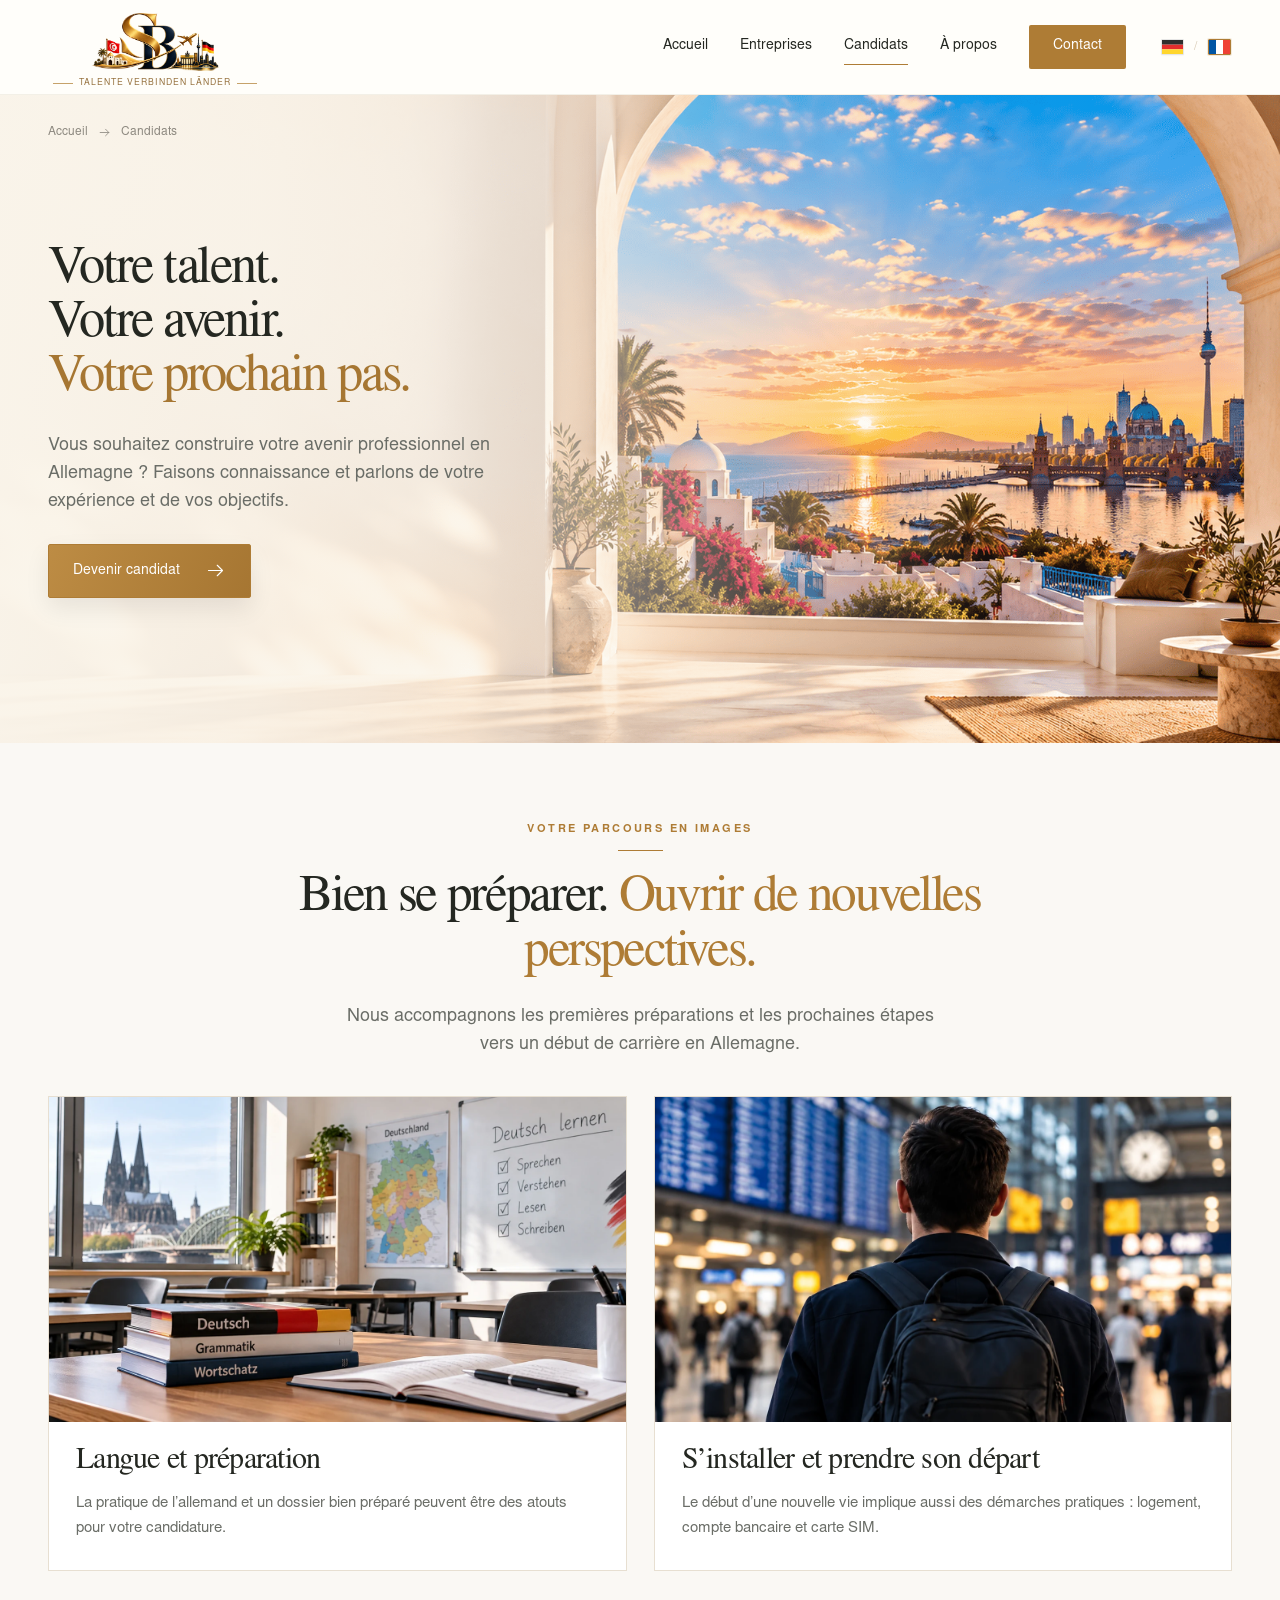
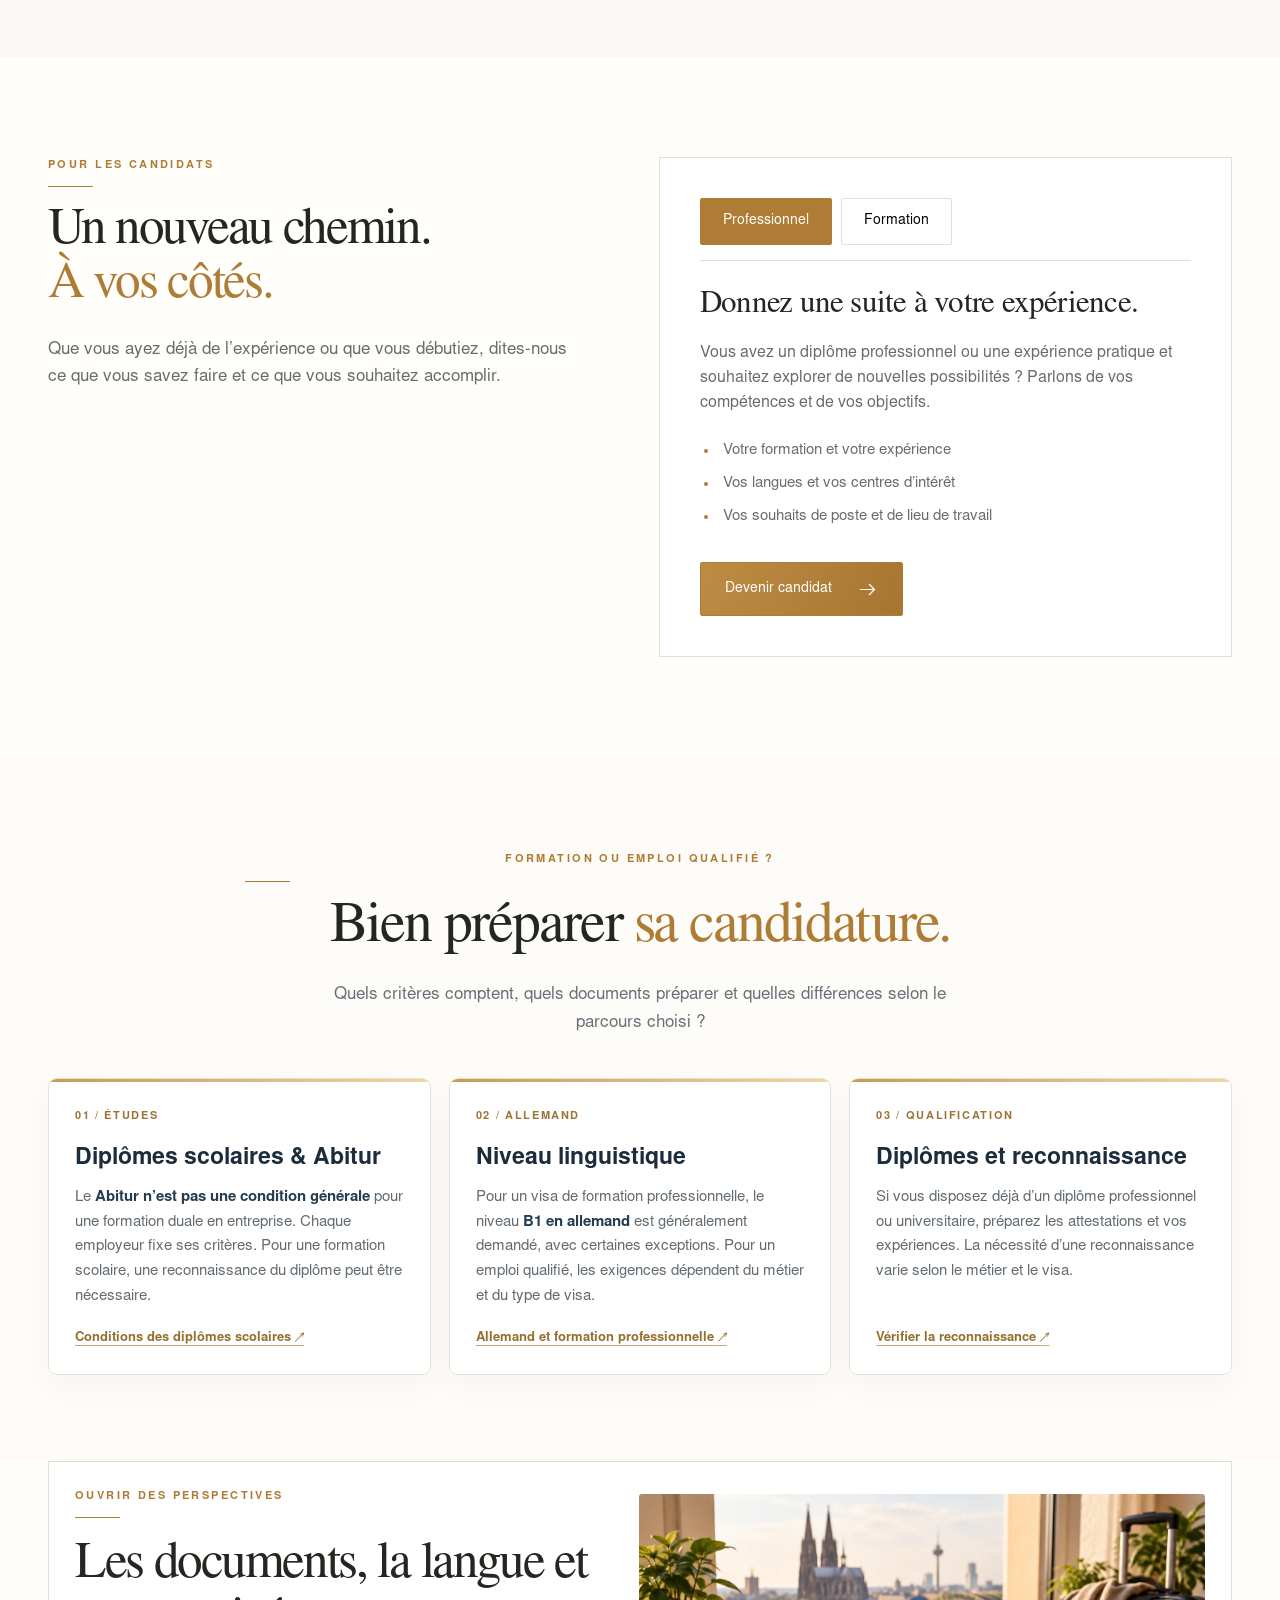
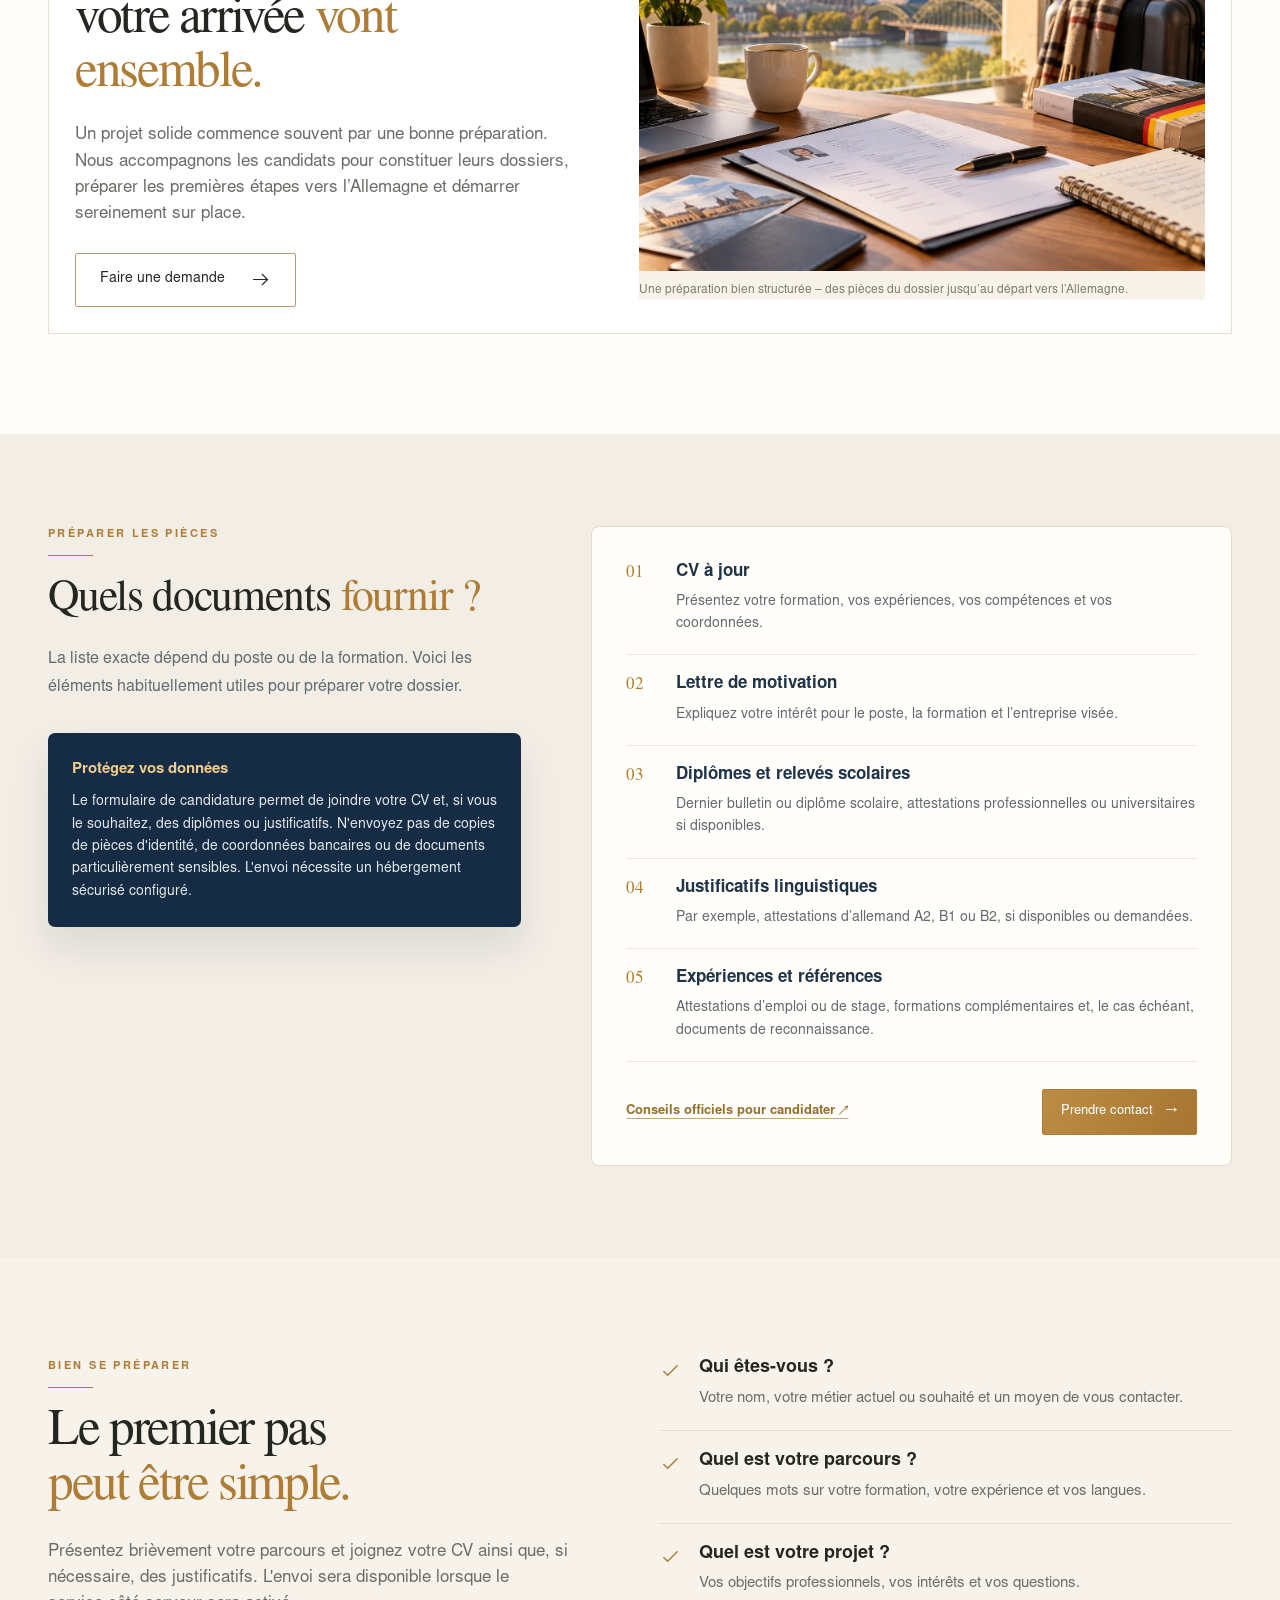
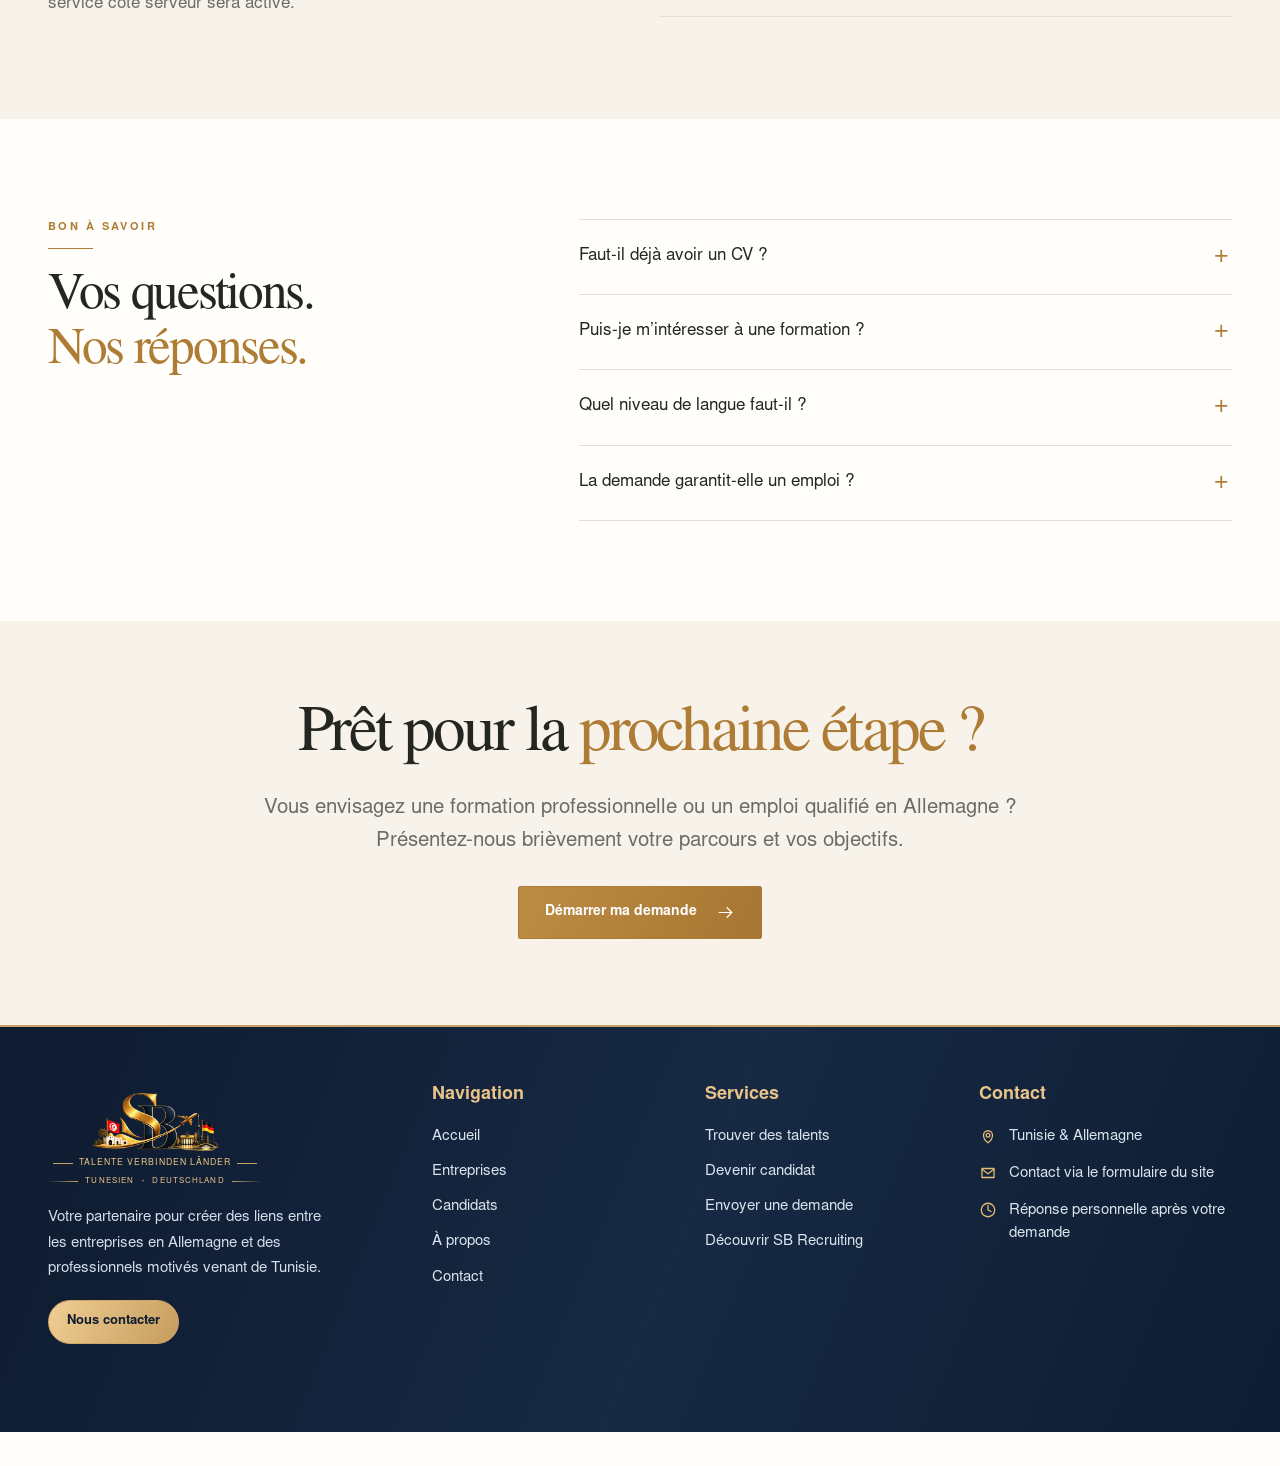
<file: fr/candidats.html>
<!doctype html><html lang="fr"><head><meta charset="utf-8"><meta name="viewport" content="width=device-width, initial-scale=1"><meta name="theme-color" content="#ae7c35"><meta name="robots" content="noindex, nofollow"><title>Candidats | SB Recruiting</title><meta name="description" content="Perspectives professionnelles et formation en Allemagne : découvrez SB Recruiting et préparez votre demande."><link rel="canonical" href="https://sb-recruiting.drym1.chatgpt.site/fr/candidats.html"><link rel="alternate" hreflang="de" href="https://sb-recruiting.drym1.chatgpt.site/bewerber.html"><link rel="alternate" hreflang="fr" href="https://sb-recruiting.drym1.chatgpt.site/fr/candidats.html"><meta property="og:type" content="website"><meta property="og:title" content="Candidats | SB Recruiting"><meta property="og:description" content="Perspectives professionnelles et formation en Allemagne : découvrez SB Recruiting et préparez votre demande."><meta property="og:locale" content="fr_FR"><meta property="og:image" content="https://sb-recruiting.drym1.chatgpt.site/assets/tunisia-germany.png"><meta property="og:url" content="https://sb-recruiting.drym1.chatgpt.site/fr/candidats.html"><link rel="icon" href="../assets/favicon.svg" type="image/svg+xml"><link rel="preload" href="../assets/serif.woff" as="font" type="font/woff" crossorigin><link rel="preload" href="../assets/sans.woff" as="font" type="font/woff" crossorigin><link rel="stylesheet" href="../assets/style.css"><script src="../assets/app.js" defer></script><script src="../assets/hero.js" defer></script><script src="../assets/scroll-reveal.js" defer></script></head><body><a class="skip" href="#main">Aller au contenu</a><header class="site-header" id="top"><div class="container header-inner"><a class="brand" href="index.html" aria-label="SB Recruiting – Accueil"><span class="brand-art" role="img" aria-label="SB Recruiting"></span><span class="brand-lines" aria-hidden="true"><span class="brand-tagline">Talente verbinden Länder</span></span></a><div class="header-mobile-tools"><div class="mobile-languages" aria-label="Sprache / Langue"><a href="../bewerber.html" lang="de" aria-label="Deutsch" aria-current="false"><img class="language-flag" src="../assets/flag-de.svg" width="24" height="16" alt=""></a><span aria-hidden="true">/</span><a href="candidats.html" lang="fr" aria-label="Français" aria-current="true"><img class="language-flag" src="../assets/flag-fr.svg" width="24" height="16" alt=""></a></div><button class="menu-toggle" type="button" aria-label="Ouvrir le menu" aria-expanded="false" aria-controls="main-nav"><svg class="icon" aria-hidden="true" viewBox="0 0 24 24"><path class="menu-line menu-line-top" d="M4 7h16"/><path class="menu-line menu-line-middle" d="M4 12h16"/><path class="menu-line menu-line-bottom" d="M4 17h16"/></svg></button></div><nav class="main-nav" id="main-nav" aria-label="Ouvrir le menu"><a href="index.html" class="" >Accueil</a><a href="entreprises.html" class="" >Entreprises</a><a href="candidats.html" class="" aria-current="page">Candidats</a><a href="a-propos.html" class="" >À propos</a><a href="contact.html" class="nav-contact" >Contact</a><div class="languages" aria-label="Sprache / Langue"><a href="../bewerber.html" lang="de" aria-label="Deutsch" aria-current="false"><img class="language-flag" src="../assets/flag-de.svg" width="24" height="16" alt=""></a><span aria-hidden="true">/</span><a href="candidats.html" lang="fr" aria-label="Français" aria-current="true"><img class="language-flag" src="../assets/flag-fr.svg" width="24" height="16" alt=""></a></div></nav></div></header><noscript><div class="noscript-note">Activez JavaScript pour utiliser le menu et le formulaire de demande.</div><style>.hero-toolbar{display:none}.menu-toggle{display:none}.main-nav{display:flex;position:static;box-shadow:none;border:0;flex-wrap:wrap;padding:5px}.header-inner{height:auto;flex-wrap:wrap;padding-bottom:15px}.contact-form button{display:none}[role=tabpanel][hidden]{display:block!important;margin-top:30px}.tabs{display:none}</style></noscript><main id="main"><section class="inner-hero inner-hero-full candidate-hero"><div class="hero-backdrop"><picture><source media="(max-width: 620px)" srcset="../assets/bewerber-mobile-hero-new.png"><img src="../assets/bewerber-hero-terrasse.png" alt="Arche méditerranéenne avec vue sur une architecture tunisienne et la silhouette de Berlin au coucher du soleil." width="1671" height="941" fetchpriority="high" decoding="async"></div><div class="container"><div class="breadcrumb"><a href="index.html">Accueil</a><svg class="icon" aria-hidden="true" viewBox="0 0 24 24"><path d="M4 12h16M14 6l6 6-6 6"/></svg><span>Candidats</span></div><div class="inner-full-content"><h1>Votre talent.<br>Votre avenir.<br><em>Votre prochain pas.</em></h1><p>Vous souhaitez construire votre avenir professionnel en Allemagne ? Faisons connaissance et parlons de votre expérience et de vos objectifs.</p><div class="actions"><a class="btn" href="contact.html?type=candidate">Devenir candidat<svg class="icon" aria-hidden="true" viewBox="0 0 24 24"><path d="M4 12h16M14 6l6 6-6 6"/></svg></a></div></div></div></section><section aria-labelledby="recruit-photo-heading-fr-applicant" class="section recruit-photo-section"><div class="container"><div class="section-intro center"><span class="eyebrow">Votre parcours en images</span><h2 id="recruit-photo-heading-fr-applicant">Bien se préparer. <em>Ouvrir de nouvelles perspectives.</em></h2><p>Nous accompagnons les premières préparations et les prochaines étapes vers un début de carrière en Allemagne.</p></div><div class="recruit-photo-grid"><article class="recruit-photo-card"><div class="recruit-photo-image"><img src="../assets/website-recruiting-deutsch.webp" alt="Salle de classe pour apprendre l’allemand avec vue sur la cathédrale de Cologne et carte de l’Allemagne." width="1600" height="800" loading="lazy" decoding="async"></div><div class="recruit-photo-copy"><h3>Langue et préparation</h3><p>La pratique de l’allemand et un dossier bien préparé peuvent être des atouts pour votre candidature.</p></div></article><article class="recruit-photo-card"><div class="recruit-photo-image"><img src="../assets/website-recruiting-arrival.webp" alt="Voyageur avec sac à dos dans une gare, symbole des premiers pas en Allemagne." width="1448" height="1086" loading="lazy" decoding="async"></div><div class="recruit-photo-copy"><h3>S’installer et prendre son départ</h3><p>Le début d’une nouvelle vie implique aussi des démarches pratiques : logement, compte bancaire et carte SIM.</p></div></article></div></div></section><section class="section"><div class="container split"><div><span class="eyebrow">Pour les candidats</span><h2>Un nouveau chemin.<br><em>À vos côtés.</em></h2><p>Que vous ayez déjà de l’expérience ou que vous débutiez, dites-nous ce que vous savez faire et ce que vous souhaitez accomplir.</p></div><div class="path-choice"><div class="tabs" role="tablist" aria-label="Votre parcours"><button class="tab" id="tab-0" role="tab" type="button" aria-selected="true" aria-controls="path-0" tabindex="0">Professionnel</button><button class="tab" id="tab-1" role="tab" type="button" aria-selected="false" aria-controls="path-1" tabindex="-1">Formation</button></div><div role="tabpanel" tabindex="0" id="path-0" aria-labelledby="tab-0" ><h3>Donnez une suite à votre expérience.</h3><p>Vous avez un diplôme professionnel ou une expérience pratique et souhaitez explorer de nouvelles possibilités ? Parlons de vos compétences et de vos objectifs.</p><ul class="simple-list"><li>Votre formation et votre expérience</li><li>Vos langues et vos centres d’intérêt</li><li>Vos souhaits de poste et de lieu de travail</li></ul><div class="actions"><a class="btn" href="contact.html?type=candidate">Devenir candidat<svg class="icon" aria-hidden="true" viewBox="0 0 24 24"><path d="M4 12h16M14 6l6 6-6 6"/></svg></a></div></div><div role="tabpanel" tabindex="0" id="path-1" aria-labelledby="tab-1" hidden><h3>Construisez les bases de votre avenir.</h3><p>Vous vous intéressez à une formation professionnelle en Allemagne ? Regardons ensemble vos intérêts et les prochaines étapes possibles.</p><ul class="simple-list"><li>Votre diplôme scolaire et votre parcours</li><li>Le métier qui vous attire et votre motivation</li><li>Vos langues et vos objectifs d’apprentissage</li></ul><div class="actions"><a class="btn" href="contact.html?type=training">Devenir candidat<svg class="icon" aria-hidden="true" viewBox="0 0 24 24"><path d="M4 12h16M14 6l6 6-6 6"/></svg></a></div></div></div></div></section><section class="section candidate-guide-section" aria-labelledby="candidate-requirements-heading"><div class="container"><div class="guide-heading"><span class="eyebrow">Formation ou emploi qualifié ?</span><h2 id="candidate-requirements-heading">Bien préparer <em>sa candidature.</em></h2><p>Quels critères comptent, quels documents préparer et quelles différences selon le parcours choisi ?</p></div>
<div class="requirement-grid">
<article class="requirement-panel"><span class="guide-number">01 / ÉTUDES</span><h3>Diplômes scolaires & Abitur</h3><p>Le <strong>Abitur n’est pas une condition générale</strong> pour une formation duale en entreprise. Chaque employeur fixe ses critères. Pour une formation scolaire, une reconnaissance du diplôme peut être nécessaire.</p><a class="guide-source" href="https://www.make-it-in-germany.com/en/study-vocational-training/training-in-germany/requirements-for-vocational-training" target="_blank" rel="noopener noreferrer">Conditions des diplômes scolaires <span aria-hidden="true">↗</span></a></article>
<article class="requirement-panel"><span class="guide-number">02 / ALLEMAND</span><h3>Niveau linguistique</h3><p>Pour un visa de formation professionnelle, le niveau <strong>B1 en allemand</strong> est généralement demandé, avec certaines exceptions. Pour un emploi qualifié, les exigences dépendent du métier et du type de visa.</p><a class="guide-source" href="https://www.make-it-in-germany.com/en/visa-residence/types/training" target="_blank" rel="noopener noreferrer">Allemand et formation professionnelle <span aria-hidden="true">↗</span></a></article>
<article class="requirement-panel"><span class="guide-number">03 / QUALIFICATION</span><h3>Diplômes et reconnaissance</h3><p>Si vous disposez déjà d’un diplôme professionnel ou universitaire, préparez les attestations et vos expériences. La nécessité d’une reconnaissance varie selon le métier et le visa.</p><a class="guide-source" href="https://www.make-it-in-germany.com/en/working-in-germany/recognition/who-needs" target="_blank" rel="noopener noreferrer">Vérifier la reconnaissance <span aria-hidden="true">↗</span></a></article>
</div></div></section>
<section class="section photo-feature story-reversed" aria-labelledby="candidate-story-heading"><div class="container"><div class="story-split"><div class="story-copy"><span class="eyebrow">Ouvrir des perspectives</span><h2 id="candidate-story-heading">Les documents, la langue et votre arrivée <em>vont ensemble.</em></h2><p>Un projet solide commence souvent par une bonne préparation. Nous accompagnons les candidats pour constituer leurs dossiers, préparer les premières étapes vers l’Allemagne et démarrer sereinement sur place.</p><div class="actions"><a class="btn btn-outline" href="contact.html?type=candidate">Faire une demande<svg class="icon" aria-hidden="true" viewBox="0 0 24 24"><path d="M4 12h16M14 6l6 6-6 6"/></svg></a></div></div><figure class="story-figure"><img src="../assets/bewerber-content.webp" alt="Espace de travail avec documents de candidature, carnet et éléments liés à l’Allemagne dans une lumière chaleureuse." width="1400" height="933" loading="lazy" decoding="async"><figcaption class="story-caption">Une préparation bien structurée – des pièces du dossier jusqu’au départ vers l’Allemagne.</figcaption></figure></div></div></section><section class="section candidate-docs-section" aria-labelledby="candidate-docs-heading"><div class="container docs-layout"><div class="docs-intro"><span class="eyebrow">Préparer les pièces</span><h2 id="candidate-docs-heading">Quels documents <em>fournir ?</em></h2><p>La liste exacte dépend du poste ou de la formation. Voici les éléments habituellement utiles pour préparer votre dossier.</p><div class="docs-side-note"><strong>Protégez vos données</strong><p>Le formulaire de candidature permet de joindre votre CV et, si vous le souhaitez, des diplômes ou justificatifs. N'envoyez pas de copies de pièces d'identité, de coordonnées bancaires ou de documents particulièrement sensibles. L'envoi nécessite un hébergement sécurisé configuré.</p></div></div><div class="docs-content"><ul class="application-list">
<li><span class="application-index">01</span><div><h3>CV à jour</h3><p>Présentez votre formation, vos expériences, vos compétences et vos coordonnées.</p></div></li>
<li><span class="application-index">02</span><div><h3>Lettre de motivation</h3><p>Expliquez votre intérêt pour le poste, la formation et l’entreprise visée.</p></div></li>
<li><span class="application-index">03</span><div><h3>Diplômes et relevés scolaires</h3><p>Dernier bulletin ou diplôme scolaire, attestations professionnelles ou universitaires si disponibles.</p></div></li>
<li><span class="application-index">04</span><div><h3>Justificatifs linguistiques</h3><p>Par exemple, attestations d’allemand A2, B1 ou B2, si disponibles ou demandées.</p></div></li>
<li><span class="application-index">05</span><div><h3>Expériences et références</h3><p>Attestations d’emploi ou de stage, formations complémentaires et, le cas échéant, documents de reconnaissance.</p></div></li>
</ul><div class="docs-footer"><a class="guide-source" href="https://www.make-it-in-germany.com/en/working-in-germany/job/application" target="_blank" rel="noopener noreferrer">Conseils officiels pour candidater <span aria-hidden="true">↗</span></a> <a class="btn" href="contact.html?type=candidate">Prendre contact <span aria-hidden="true">→</span></a></div></div></div></section><section class="section tinted"><div class="container split"><div><span class="eyebrow">Bien se préparer</span><h2>Le premier pas<br><em>peut être simple.</em></h2><p>Présentez brièvement votre parcours et joignez votre CV ainsi que, si nécessaire, des justificatifs. L'envoi sera disponible lorsque le service côté serveur sera activé.</p></div><ul class="list"><li><svg class="icon" aria-hidden="true" viewBox="0 0 24 24"><path d="m5 12 4 4L19 6"/></svg><div><h3>Qui êtes-vous ?</h3><p>Votre nom, votre métier actuel ou souhaité et un moyen de vous contacter.</p></div></li><li><svg class="icon" aria-hidden="true" viewBox="0 0 24 24"><path d="m5 12 4 4L19 6"/></svg><div><h3>Quel est votre parcours ?</h3><p>Quelques mots sur votre formation, votre expérience et vos langues.</p></div></li><li><svg class="icon" aria-hidden="true" viewBox="0 0 24 24"><path d="m5 12 4 4L19 6"/></svg><div><h3>Quel est votre projet ?</h3><p>Vos objectifs professionnels, vos intérêts et vos questions.</p></div></li></ul></div></section><section class="section"><div class="container faq-layout"><div><span class="eyebrow">Bon à savoir</span><h2>Vos questions.<br><em>Nos réponses.</em></h2></div><div class="faq-list"><details><summary>Faut-il déjà avoir un CV ?</summary><p>Vous pouvez joindre votre CV directement dans le formulaire de candidature ainsi que des justificatifs complémentaires, si nécessaire.</p></details><details><summary>Puis-je m’intéresser à une formation ?</summary><p>Oui. Sélectionnez « Intéressé par une formation » dans le formulaire, puis indiquez le métier qui vous attire et votre parcours scolaire.</p></details><details><summary>Quel niveau de langue faut-il ?</summary><p>Les attentes varient selon le métier et le parcours. Décrivez vos connaissances linguistiques afin que les prochaines étapes puissent être discutées de manière adaptée.</p></details><details><summary>La demande garantit-elle un emploi ?</summary><p>Non. Une demande permet de faire connaissance. Une éventuelle mise en relation dépend de votre profil, des possibilités disponibles et des conditions propres à chaque situation.</p></details></div></div></section><section class="final-cta-sb" aria-label="Démarrer une demande en tant que candidat"><div class="container final-cta-sb-inner"><h2>Prêt pour la <em>prochaine étape ?</em></h2><p>Vous envisagez une formation professionnelle ou un emploi qualifié en Allemagne ? Présentez-nous brièvement votre parcours et vos objectifs.</p><a class="final-cta-sb-button" href="contact.html?type=candidate" aria-label="Démarrer une demande en tant que candidat">Démarrer ma demande<svg class="icon" aria-hidden="true" viewBox="0 0 24 24"><path d="M4 12h16M14 6l6 6-6 6"/></svg></a></div></section><dialog class="request-dialog" id="request-dialog" aria-labelledby="request-title" aria-describedby="request-description"><div class="dialog-inner"><button class="dialog-close" type="button" aria-label="Fermer">×</button><span class="eyebrow">SB Recruiting</span><h2 id="request-title">Votre demande est prête.</h2><p id="request-description">Votre demande a été préparée sous forme de texte. Aucun message n'a encore été envoyé. Vous pouvez copier le texte et l'envoyer vous-même à SB Recruiting par e-mail.</p><pre class="request-summary" id="request-summary"></pre><div class="actions"><button class="btn" type="button" id="copy-request">Copier le texte<svg class="icon" aria-hidden="true" viewBox="0 0 24 24"><rect x="8" y="8" width="14" height="14" rx="1"/><path d="M16 8V2H2v14h6"/></svg></button><button class="btn btn-outline" type="button" id="download-request">Télécharger<svg class="icon" aria-hidden="true" viewBox="0 0 24 24"><path d="M12 2v13m-5-5 5 5 5-5M3 16v6h18v-6"/></svg></button></div><div class="copy-status" role="status" id="copy-status"></div></div></dialog></main><footer class="site-footer"><div class="container"><div class="footer-grid"><div class="footer-col footer-about"><a class="brand footer-brand" href="index.html" aria-label="SB Recruiting – Accueil"><span class="brand-art" role="img" aria-label="SB Recruiting"></span><span class="brand-lines" aria-hidden="true"><span class="brand-tagline">Talente verbinden Länder</span><span class="footer-countries" aria-hidden="true"><span>Tunesien</span><span class="footer-country-separator" aria-hidden="true">·</span><span>Deutschland</span></span></span></a><p class="footer-copy">Votre partenaire pour créer des liens entre les entreprises en Allemagne et des professionnels motivés venant de Tunisie.</p><a class="footer-pill" href="contact.html">Nous contacter</a></div><div class="footer-col"><h3>Navigation</h3><nav class="footer-links" aria-label="Navigation de bas de page"><a href="index.html">Accueil</a><a href="entreprises.html">Entreprises</a><a href="candidats.html">Candidats</a><a href="a-propos.html">À propos</a><a href="contact.html">Contact</a></nav></div><div class="footer-col"><h3>Services</h3><nav class="footer-links" aria-label="Services"><a href="entreprises.html">Trouver des talents</a><a href="candidats.html">Devenir candidat</a><a href="contact.html">Envoyer une demande</a><a href="a-propos.html">Découvrir SB Recruiting</a></nav></div><div class="footer-col footer-contact"><h3>Contact</h3><ul class="footer-contact-list"><li><svg class="icon" aria-hidden="true" viewBox="0 0 24 24"><path d="M12 21s-6-4.35-6-10a6 6 0 1 1 12 0c0 5.65-6 10-6 10Z"/><circle cx="12" cy="11" r="2.5"/></svg><span>Tunisie &amp; Allemagne</span></li><li><svg class="icon" aria-hidden="true" viewBox="0 0 24 24"><path d="M4 6h16v12H4z"/><path d="m4 7 8 6 8-6"/></svg><span>Contact via le formulaire du site</span></li><li><svg class="icon" aria-hidden="true" viewBox="0 0 24 24"><path d="M12 6v6l4 2"/><circle cx="12" cy="12" r="9"/></svg><span>Réponse personnelle après votre demande</span></li></ul></div></div><div class="footer-bottom-bar"><span>© 2026 SB Recruiting</span><nav class="legal-nav" aria-label="Informations légales"><a href="mentions-legales.html">Mentions légales</a><a href="confidentialite.html">Confidentialité</a></nav></div></div></footer></body></html>
</file>
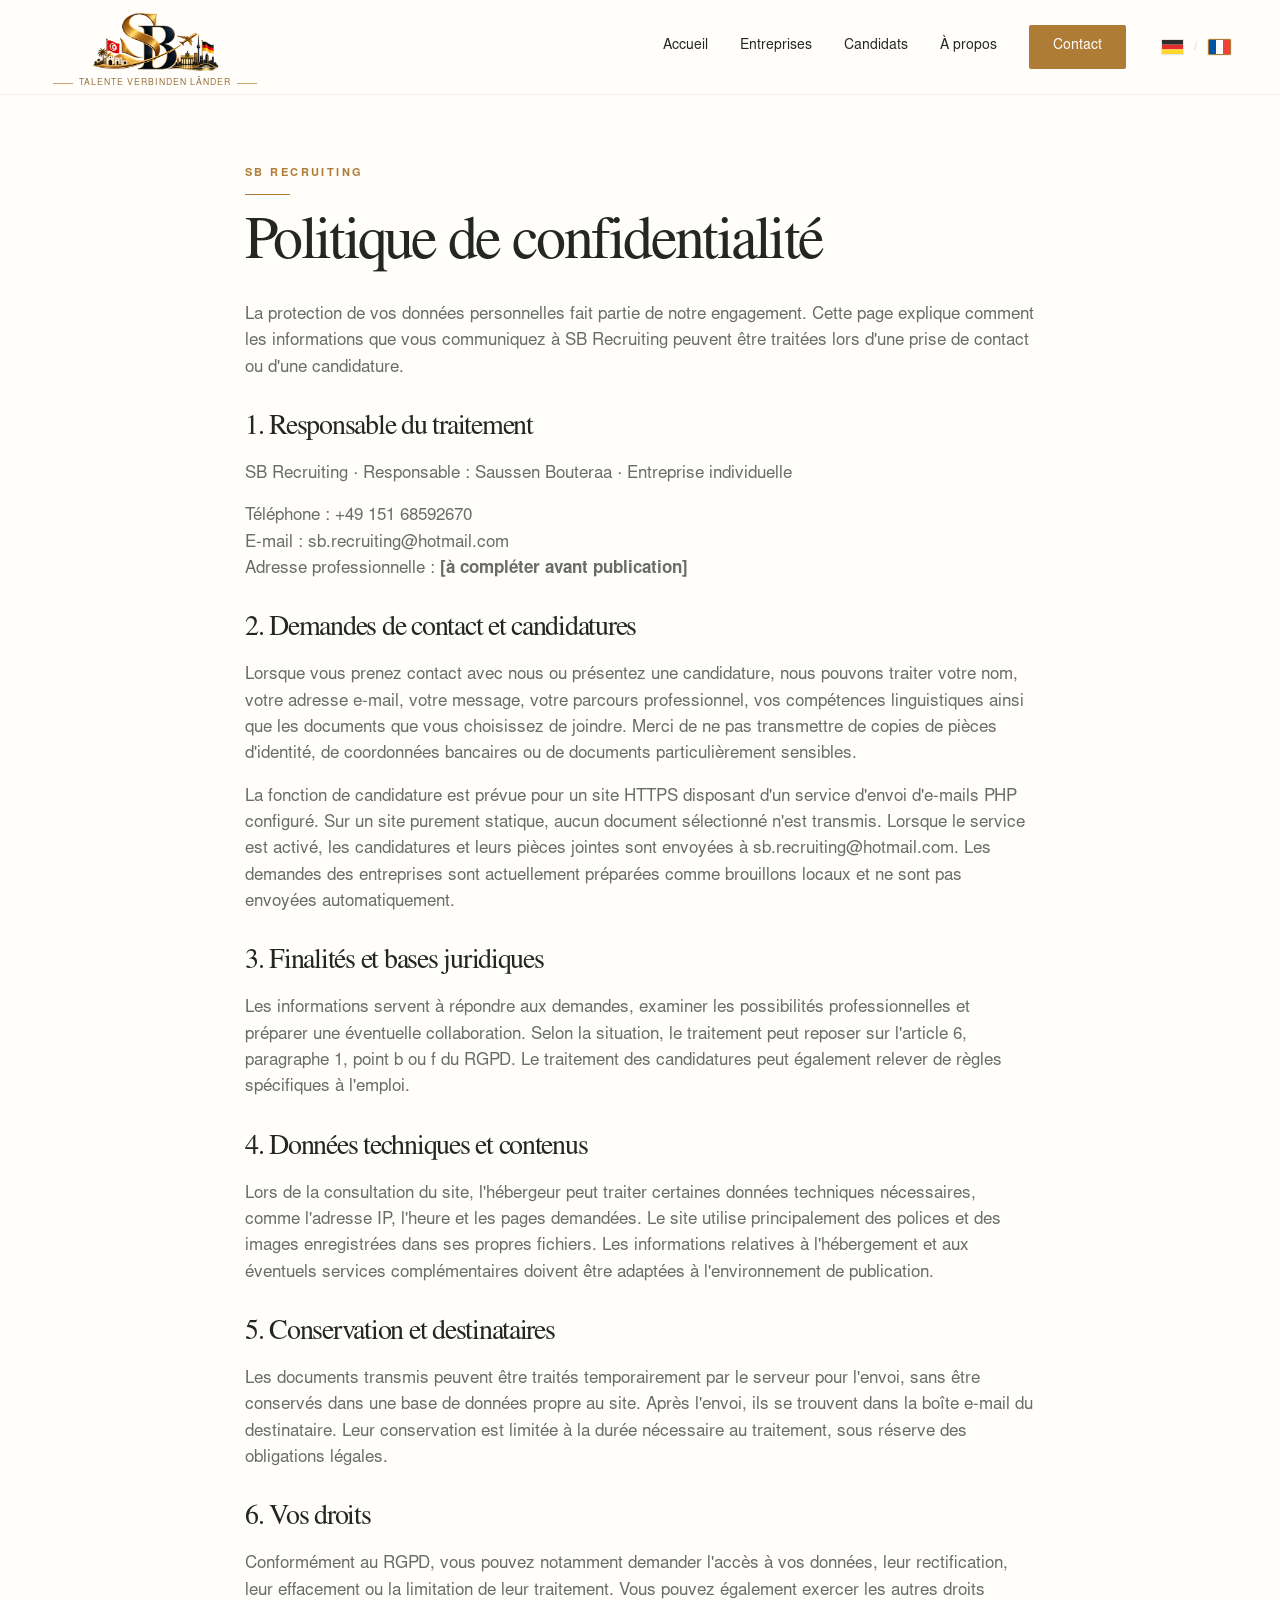
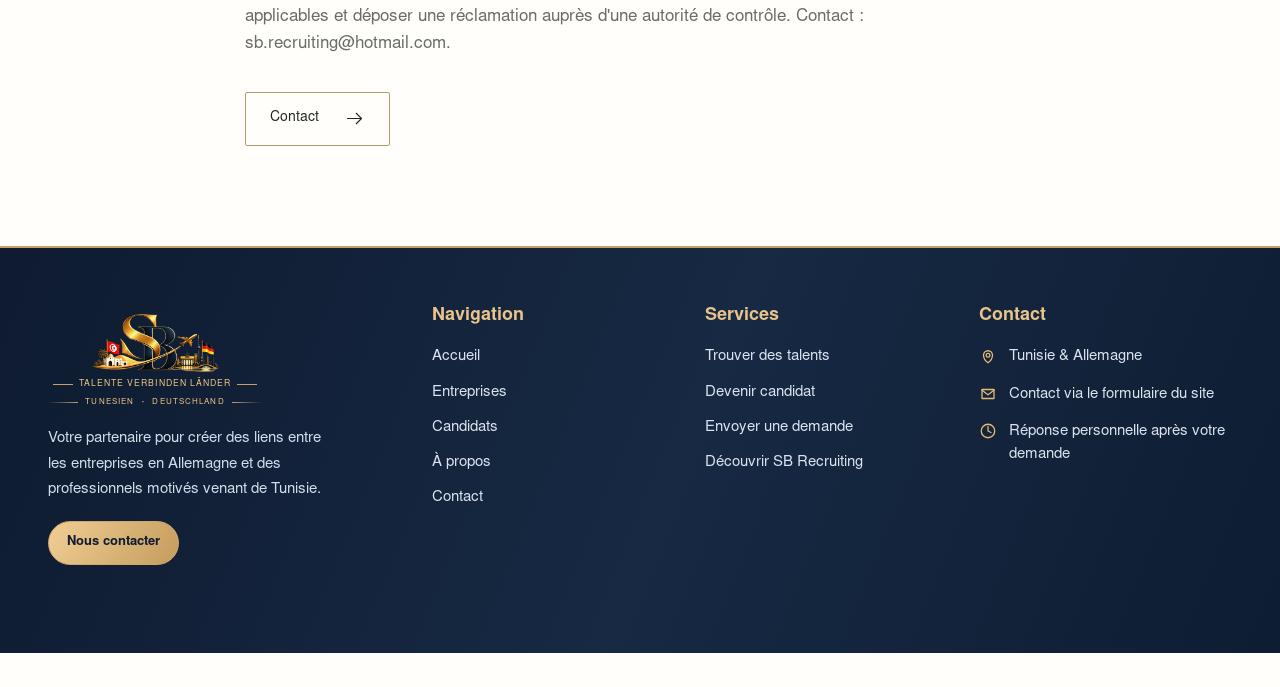
<file: fr/confidentialite.html>
<!doctype html><html lang="fr"><head><meta charset="utf-8"><meta name="viewport" content="width=device-width, initial-scale=1"><meta name="theme-color" content="#ae7c35"><meta name="robots" content="noindex, nofollow"><title>Confidentialité | SB Recruiting</title><meta name="description" content="Informations sur le traitement des données dans cet aperçu SB Recruiting."><link rel="canonical" href="https://sb-recruiting.drym1.chatgpt.site/fr/confidentialite.html"><link rel="alternate" hreflang="de" href="https://sb-recruiting.drym1.chatgpt.site/datenschutz.html"><link rel="alternate" hreflang="fr" href="https://sb-recruiting.drym1.chatgpt.site/fr/confidentialite.html"><meta property="og:type" content="website"><meta property="og:title" content="Confidentialité | SB Recruiting"><meta property="og:description" content="Informations sur le traitement des données dans cet aperçu SB Recruiting."><meta property="og:locale" content="fr_FR"><meta property="og:image" content="https://sb-recruiting.drym1.chatgpt.site/assets/tunisia-germany.png"><meta property="og:url" content="https://sb-recruiting.drym1.chatgpt.site/fr/confidentialite.html"><link rel="icon" href="../assets/favicon.svg" type="image/svg+xml"><link rel="preload" href="../assets/serif.woff" as="font" type="font/woff" crossorigin><link rel="preload" href="../assets/sans.woff" as="font" type="font/woff" crossorigin><link rel="stylesheet" href="../assets/style.css"><script src="../assets/app.js" defer></script><script src="../assets/hero.js" defer></script><script src="../assets/scroll-reveal.js" defer></script></head><body><a class="skip" href="#main">Aller au contenu</a><header class="site-header" id="top"><div class="container header-inner"><a class="brand" href="index.html" aria-label="SB Recruiting – Accueil"><span class="brand-art" role="img" aria-label="SB Recruiting"></span><span class="brand-lines" aria-hidden="true"><span class="brand-tagline">Talente verbinden Länder</span></span></a><div class="header-mobile-tools"><div class="mobile-languages" aria-label="Sprache / Langue"><a href="../datenschutz.html" lang="de" aria-label="Deutsch" aria-current="false"><img class="language-flag" src="../assets/flag-de.svg" width="24" height="16" alt=""></a><span aria-hidden="true">/</span><a href="confidentialite.html" lang="fr" aria-label="Français" aria-current="true"><img class="language-flag" src="../assets/flag-fr.svg" width="24" height="16" alt=""></a></div><button class="menu-toggle" type="button" aria-label="Ouvrir le menu" aria-expanded="false" aria-controls="main-nav"><svg class="icon" aria-hidden="true" viewBox="0 0 24 24"><path class="menu-line menu-line-top" d="M4 7h16"/><path class="menu-line menu-line-middle" d="M4 12h16"/><path class="menu-line menu-line-bottom" d="M4 17h16"/></svg></button></div><nav class="main-nav" id="main-nav" aria-label="Ouvrir le menu"><a href="index.html" class="" >Accueil</a><a href="entreprises.html" class="" >Entreprises</a><a href="candidats.html" class="" >Candidats</a><a href="a-propos.html" class="" >À propos</a><a href="contact.html" class="nav-contact" >Contact</a><div class="languages" aria-label="Sprache / Langue"><a href="../datenschutz.html" lang="de" aria-label="Deutsch" aria-current="false"><img class="language-flag" src="../assets/flag-de.svg" width="24" height="16" alt=""></a><span aria-hidden="true">/</span><a href="confidentialite.html" lang="fr" aria-label="Français" aria-current="true"><img class="language-flag" src="../assets/flag-fr.svg" width="24" height="16" alt=""></a></div></nav></div></header><noscript><div class="noscript-note">Activez JavaScript pour utiliser le menu et le formulaire de demande.</div><style>.hero-toolbar{display:none}.menu-toggle{display:none}.main-nav{display:flex;position:static;box-shadow:none;border:0;flex-wrap:wrap;padding:5px}.header-inner{height:auto;flex-wrap:wrap;padding-bottom:15px}.contact-form button{display:none}[role=tabpanel][hidden]{display:block!important;margin-top:30px}.tabs{display:none}</style></noscript><main id="main"><div class="container"><article class="legal-content"><span class="eyebrow">SB Recruiting</span><h1>Politique de confidentialité</h1>
<p>La protection de vos données personnelles fait partie de notre engagement. Cette page explique comment les informations que vous communiquez à SB Recruiting peuvent être traitées lors d'une prise de contact ou d'une candidature.</p>
<h2>1. Responsable du traitement</h2><p>SB Recruiting · Responsable : Saussen Bouteraa · Entreprise individuelle</p><p>Téléphone : <a href="tel:+4915168592670">+49 151 68592670</a><br>E-mail : <a href="mailto:sb.recruiting@hotmail.com">sb.recruiting@hotmail.com</a><br>Adresse professionnelle : <strong>[à compléter avant publication]</strong></p>
<h2>2. Demandes de contact et candidatures</h2><p>Lorsque vous prenez contact avec nous ou présentez une candidature, nous pouvons traiter votre nom, votre adresse e-mail, votre message, votre parcours professionnel, vos compétences linguistiques ainsi que les documents que vous choisissez de joindre. Merci de ne pas transmettre de copies de pièces d'identité, de coordonnées bancaires ou de documents particulièrement sensibles.</p>
<p>La fonction de candidature est prévue pour un site HTTPS disposant d'un service d'envoi d'e-mails PHP configuré. Sur un site purement statique, aucun document sélectionné n'est transmis. Lorsque le service est activé, les candidatures et leurs pièces jointes sont envoyées à <a href="mailto:sb.recruiting@hotmail.com">sb.recruiting@hotmail.com</a>. Les demandes des entreprises sont actuellement préparées comme brouillons locaux et ne sont pas envoyées automatiquement.</p>
<h2>3. Finalités et bases juridiques</h2><p>Les informations servent à répondre aux demandes, examiner les possibilités professionnelles et préparer une éventuelle collaboration. Selon la situation, le traitement peut reposer sur l'article 6, paragraphe 1, point b ou f du RGPD. Le traitement des candidatures peut également relever de règles spécifiques à l'emploi.</p>
<h2>4. Données techniques et contenus</h2><p>Lors de la consultation du site, l'hébergeur peut traiter certaines données techniques nécessaires, comme l'adresse IP, l'heure et les pages demandées. Le site utilise principalement des polices et des images enregistrées dans ses propres fichiers. Les informations relatives à l'hébergement et aux éventuels services complémentaires doivent être adaptées à l'environnement de publication.</p>
<h2>5. Conservation et destinataires</h2><p>Les documents transmis peuvent être traités temporairement par le serveur pour l'envoi, sans être conservés dans une base de données propre au site. Après l'envoi, ils se trouvent dans la boîte e-mail du destinataire. Leur conservation est limitée à la durée nécessaire au traitement, sous réserve des obligations légales.</p>
<h2>6. Vos droits</h2><p>Conformément au RGPD, vous pouvez notamment demander l'accès à vos données, leur rectification, leur effacement ou la limitation de leur traitement. Vous pouvez également exercer les autres droits applicables et déposer une réclamation auprès d'une autorité de contrôle. Contact : <a href="mailto:sb.recruiting@hotmail.com">sb.recruiting@hotmail.com</a>.</p>
<div class="actions"><a class="btn btn-outline" href="contact.html">Contact<svg class="icon" aria-hidden="true" viewBox="0 0 24 24"><path d="M4 12h16M14 6l6 6-6 6"/></svg></a></div></article></div></main><footer class="site-footer"><div class="container"><div class="footer-grid"><div class="footer-col footer-about"><a class="brand footer-brand" href="index.html" aria-label="SB Recruiting – Accueil"><span class="brand-art" role="img" aria-label="SB Recruiting"></span><span class="brand-lines" aria-hidden="true"><span class="brand-tagline">Talente verbinden Länder</span><span class="footer-countries" aria-hidden="true"><span>Tunesien</span><span class="footer-country-separator" aria-hidden="true">·</span><span>Deutschland</span></span></span></a><p class="footer-copy">Votre partenaire pour créer des liens entre les entreprises en Allemagne et des professionnels motivés venant de Tunisie.</p><a class="footer-pill" href="contact.html">Nous contacter</a></div><div class="footer-col"><h3>Navigation</h3><nav class="footer-links" aria-label="Navigation de bas de page"><a href="index.html">Accueil</a><a href="entreprises.html">Entreprises</a><a href="candidats.html">Candidats</a><a href="a-propos.html">À propos</a><a href="contact.html">Contact</a></nav></div><div class="footer-col"><h3>Services</h3><nav class="footer-links" aria-label="Services"><a href="entreprises.html">Trouver des talents</a><a href="candidats.html">Devenir candidat</a><a href="contact.html">Envoyer une demande</a><a href="a-propos.html">Découvrir SB Recruiting</a></nav></div><div class="footer-col footer-contact"><h3>Contact</h3><ul class="footer-contact-list"><li><svg class="icon" aria-hidden="true" viewBox="0 0 24 24"><path d="M12 21s-6-4.35-6-10a6 6 0 1 1 12 0c0 5.65-6 10-6 10Z"/><circle cx="12" cy="11" r="2.5"/></svg><span>Tunisie &amp; Allemagne</span></li><li><svg class="icon" aria-hidden="true" viewBox="0 0 24 24"><path d="M4 6h16v12H4z"/><path d="m4 7 8 6 8-6"/></svg><span>Contact via le formulaire du site</span></li><li><svg class="icon" aria-hidden="true" viewBox="0 0 24 24"><path d="M12 6v6l4 2"/><circle cx="12" cy="12" r="9"/></svg><span>Réponse personnelle après votre demande</span></li></ul></div></div><div class="footer-bottom-bar"><span>© 2026 SB Recruiting</span><nav class="legal-nav" aria-label="Informations légales"><a href="mentions-legales.html">Mentions légales</a><a href="confidentialite.html">Confidentialité</a></nav></div></div></footer></body></html>
</file>
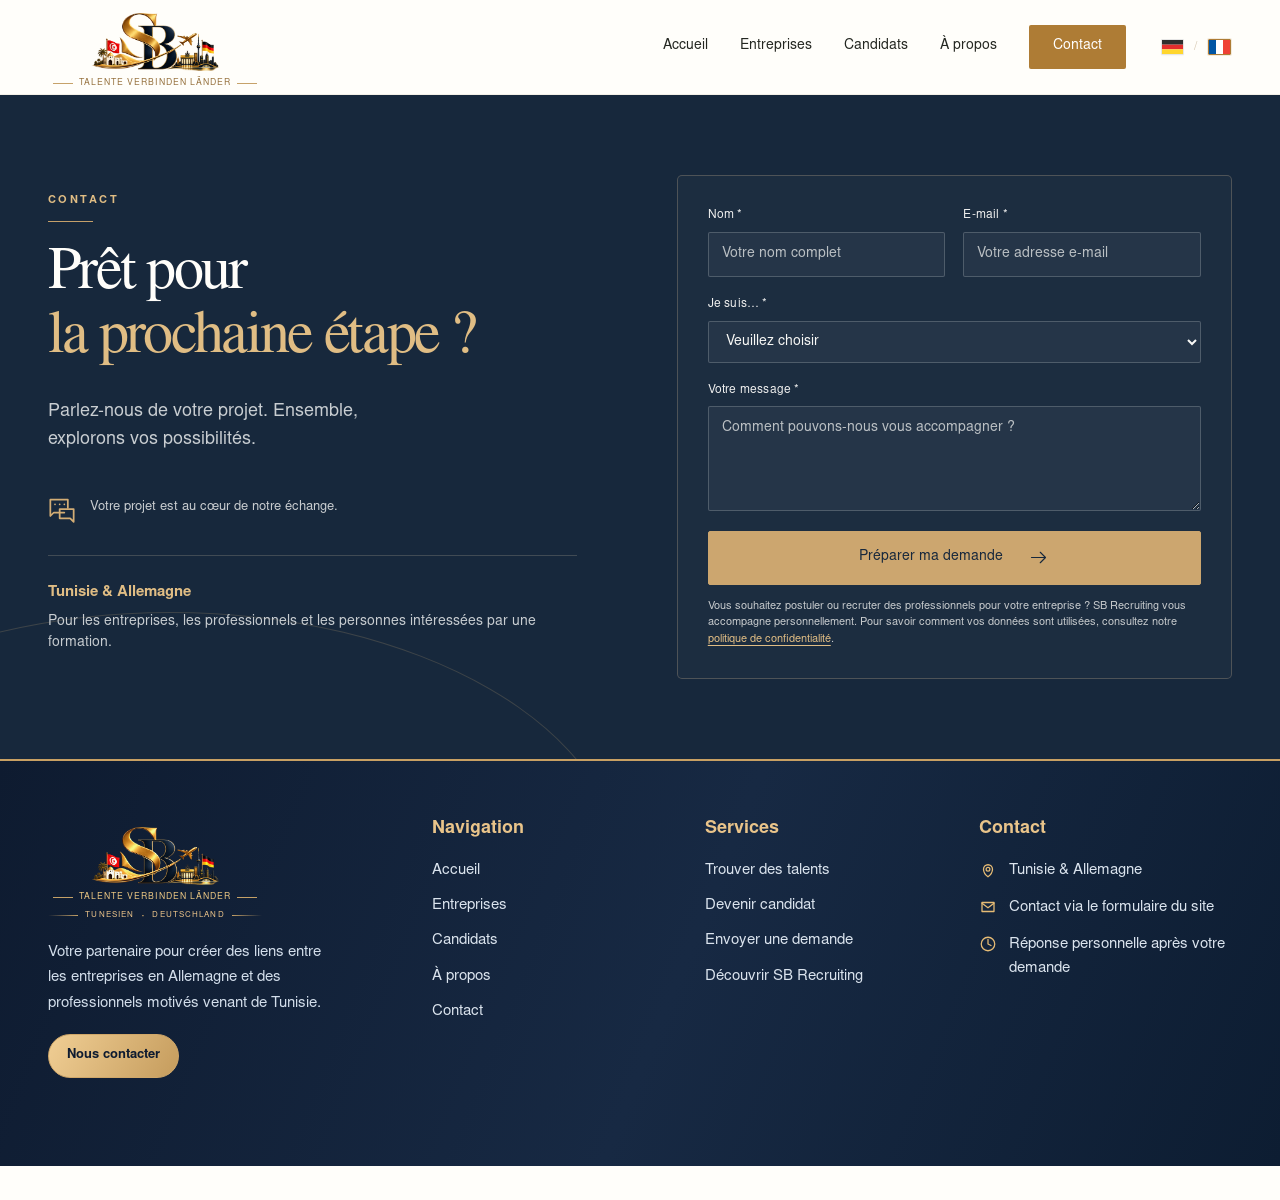
<file: fr/contact.html>
<!doctype html><html lang="fr"><head><meta charset="utf-8"><meta name="viewport" content="width=device-width, initial-scale=1"><meta name="theme-color" content="#ae7c35"><meta name="robots" content="noindex, nofollow"><title>Contact | SB Recruiting</title><meta name="description" content="Contacter SB Recruiting – entreprises, professionnels et personnes intéressées par une formation."><link rel="canonical" href="https://sb-recruiting.drym1.chatgpt.site/fr/contact.html"><link rel="alternate" hreflang="de" href="https://sb-recruiting.drym1.chatgpt.site/kontakt.html"><link rel="alternate" hreflang="fr" href="https://sb-recruiting.drym1.chatgpt.site/fr/contact.html"><meta property="og:type" content="website"><meta property="og:title" content="Contact | SB Recruiting"><meta property="og:description" content="Contacter SB Recruiting – entreprises, professionnels et personnes intéressées par une formation."><meta property="og:locale" content="fr_FR"><meta property="og:image" content="https://sb-recruiting.drym1.chatgpt.site/assets/tunisia-germany.png"><meta property="og:url" content="https://sb-recruiting.drym1.chatgpt.site/fr/contact.html"><link rel="icon" href="../assets/favicon.svg" type="image/svg+xml"><link rel="preload" href="../assets/serif.woff" as="font" type="font/woff" crossorigin><link rel="preload" href="../assets/sans.woff" as="font" type="font/woff" crossorigin><link rel="stylesheet" href="../assets/style.css"><script src="../assets/app.js" defer></script><script src="../assets/hero.js" defer></script><script src="../assets/scroll-reveal.js" defer></script></head><body><a class="skip" href="#main">Aller au contenu</a><header class="site-header" id="top"><div class="container header-inner"><a class="brand" href="index.html" aria-label="SB Recruiting – Accueil"><span class="brand-art" role="img" aria-label="SB Recruiting"></span><span class="brand-lines" aria-hidden="true"><span class="brand-tagline">Talente verbinden Länder</span></span></a><div class="header-mobile-tools"><div class="mobile-languages" aria-label="Sprache / Langue"><a href="../kontakt.html" lang="de" aria-label="Deutsch" aria-current="false"><img class="language-flag" src="../assets/flag-de.svg" width="24" height="16" alt=""></a><span aria-hidden="true">/</span><a href="contact.html" lang="fr" aria-label="Français" aria-current="true"><img class="language-flag" src="../assets/flag-fr.svg" width="24" height="16" alt=""></a></div><button class="menu-toggle" type="button" aria-label="Ouvrir le menu" aria-expanded="false" aria-controls="main-nav"><svg class="icon" aria-hidden="true" viewBox="0 0 24 24"><path class="menu-line menu-line-top" d="M4 7h16"/><path class="menu-line menu-line-middle" d="M4 12h16"/><path class="menu-line menu-line-bottom" d="M4 17h16"/></svg></button></div><nav class="main-nav" id="main-nav" aria-label="Ouvrir le menu"><a href="index.html" class="" >Accueil</a><a href="entreprises.html" class="" >Entreprises</a><a href="candidats.html" class="" >Candidats</a><a href="a-propos.html" class="" >À propos</a><a href="contact.html" class="nav-contact" aria-current="page">Contact</a><div class="languages" aria-label="Sprache / Langue"><a href="../kontakt.html" lang="de" aria-label="Deutsch" aria-current="false"><img class="language-flag" src="../assets/flag-de.svg" width="24" height="16" alt=""></a><span aria-hidden="true">/</span><a href="contact.html" lang="fr" aria-label="Français" aria-current="true"><img class="language-flag" src="../assets/flag-fr.svg" width="24" height="16" alt=""></a></div></nav></div></header><noscript><div class="noscript-note">Activez JavaScript pour utiliser le menu et le formulaire de demande.</div><style>.hero-toolbar{display:none}.menu-toggle{display:none}.main-nav{display:flex;position:static;box-shadow:none;border:0;flex-wrap:wrap;padding:5px}.header-inner{height:auto;flex-wrap:wrap;padding-bottom:15px}.contact-form button{display:none}[role=tabpanel][hidden]{display:block!important;margin-top:30px}.tabs{display:none}</style></noscript><main id="main"><section class="contact-section" id="anfrage"><div class="container contact-grid"><div class="contact-copy"><span class="eyebrow">Contact</span><h2>Prêt pour<br><em>la prochaine étape ?</em></h2><p>Parlez-nous de votre projet. Ensemble, explorons vos possibilités.</p><div class="contact-footnote"><svg class="icon" aria-hidden="true" viewBox="0 0 24 24"><path d="M14 15H5l-3 3V4h15v7"/><path d="M10 12h12v11l-3-3h-9zM6 8h.01M10 8h.01M14 8h.01"/></svg><span>Votre projet est au cœur de notre échange.</span></div><div class="contact-info"><h3>Tunisie & Allemagne</h3><p>Pour les entreprises, les professionnels et les personnes intéressées par une formation.</p></div></div><form action="../send-bewerbung.php" aria-label="Contact" class="contact-form" enctype="multipart/form-data" method="post"><div class="form-trap" hidden aria-hidden="true"><label for="website">Website</label><input type="text" id="website" name="website" value="" autocomplete="off" tabindex="-1"></div><div class="fields"><div class="field"><label for="name">Nom *</label><input autocomplete="name" id="name" maxlength="120" name="name" placeholder="Votre nom complet" required=""/></div><div class="field"><label for="email">E-mail *</label><input autocomplete="email" id="email" maxlength="160" name="email" placeholder="Votre adresse e-mail" required="" type="email"/></div><div class="field wide"><label for="role">Je suis… *</label><select id="role" name="role" required=""><option disabled="" selected="" value="">Veuillez choisir</option><option value="company">Une entreprise</option><option value="candidate">Un professionnel / candidat</option><option value="training">Intéressé par une formation</option><option value="other">Autre</option></select></div><div class="field wide"><label for="message">Votre message *</label><textarea id="message" maxlength="5000" minlength="10" name="message" placeholder="Comment pouvons-nous vous accompagner ?" required="" rows="4"></textarea></div><div class="field wide application-documents" id="application-documents" hidden>
<div class="application-upload-heading"><span class="application-upload-eyebrow">Formulaire de candidature</span><strong>Joindre un CV et des documents</strong><p>Ajoutez votre CV et, si vous le souhaitez, vos certificats ou justificatifs à votre candidature.</p></div>
<div class="application-upload-start" id="application-upload-start"><p id="upload-start-help">Vous souhaitez postuler ? Commencez ici votre candidature pour pouvoir joindre votre CV et vos documents.</p><button type="button" class="application-start-btn" id="start-application" aria-describedby="upload-start-help">Postuler avec mon CV <span aria-hidden="true">→</span></button></div>
<div class="field upload-field"><label for="cv">Curriculum vitæ (CV) <span aria-hidden="true">*</span></label><input accept=".pdf,.doc,.docx" aria-describedby="cv-help" id="cv" name="cv" type="file" disabled/><small id="cv-help">Obligatoire · PDF, DOC ou DOCX · max. 5 Mo</small></div>
<div class="field upload-field"><label for="attachments">Pièces jointes supplémentaires (facultatif)</label><input accept=".pdf,.doc,.docx,.jpg,.jpeg,.png" aria-describedby="attachments-help" id="attachments" multiple="" name="attachments[]" type="file" disabled/><small id="attachments-help">4 fichiers maximum · PDF, Word, JPG ou PNG · 5 Mo chacun · 15 Mo au total</small><span aria-live="polite" class="upload-file-list" id="upload-file-list"></span></div>
<p class="upload-privacy-tip">Merci de ne pas transmettre de copies de pièces d'identité, de coordonnées bancaires ni de documents particulièrement sensibles.</p>
<label class="upload-consent"><input id="privacy-ack" name="privacy_ack" type="checkbox" disabled value="yes"/> <span>J'ai pris connaissance de la <a href="confidentialite.html">politique de confidentialité</a> concernant l'envoi de mes documents de candidature.</span></label>
</div></div><button class="btn" data-original-text="Préparer ma demande" type="submit">Préparer ma demande<svg aria-hidden="true" class="icon" viewbox="0 0 24 24"><path d="M4 12h16M14 6l6 6-6 6"></path></svg></button><p aria-live="polite" class="form-status" id="application-status" role="status" tabindex="-1"></p><p class="form-note" id="form-note">Vous souhaitez postuler ou recruter des professionnels pour votre entreprise ? SB Recruiting vous accompagne personnellement. Pour savoir comment vos données sont utilisées, consultez notre <a href="confidentialite.html">politique de confidentialité</a>.</p></form></div></section><dialog class="request-dialog" id="request-dialog" aria-labelledby="request-title" aria-describedby="request-description"><div class="dialog-inner"><button class="dialog-close" type="button" aria-label="Fermer">×</button><span class="eyebrow">SB Recruiting</span><h2 id="request-title">Votre demande est prête.</h2><p id="request-description">Votre demande a été préparée sous forme de texte. Aucun message n'a encore été envoyé. Vous pouvez copier le texte et l'envoyer vous-même à SB Recruiting par e-mail.</p><pre class="request-summary" id="request-summary"></pre><div class="actions"><button class="btn" type="button" id="copy-request">Copier le texte<svg class="icon" aria-hidden="true" viewBox="0 0 24 24"><rect x="8" y="8" width="14" height="14" rx="1"/><path d="M16 8V2H2v14h6"/></svg></button><button class="btn btn-outline" type="button" id="download-request">Télécharger<svg class="icon" aria-hidden="true" viewBox="0 0 24 24"><path d="M12 2v13m-5-5 5 5 5-5M3 16v6h18v-6"/></svg></button></div><div class="copy-status" role="status" id="copy-status"></div></div></dialog></main><footer class="site-footer"><div class="container"><div class="footer-grid"><div class="footer-col footer-about"><a class="brand footer-brand" href="index.html" aria-label="SB Recruiting – Accueil"><span class="brand-art" role="img" aria-label="SB Recruiting"></span><span class="brand-lines" aria-hidden="true"><span class="brand-tagline">Talente verbinden Länder</span><span class="footer-countries" aria-hidden="true"><span>Tunesien</span><span class="footer-country-separator" aria-hidden="true">·</span><span>Deutschland</span></span></span></a><p class="footer-copy">Votre partenaire pour créer des liens entre les entreprises en Allemagne et des professionnels motivés venant de Tunisie.</p><a class="footer-pill" href="contact.html">Nous contacter</a></div><div class="footer-col"><h3>Navigation</h3><nav class="footer-links" aria-label="Navigation de bas de page"><a href="index.html">Accueil</a><a href="entreprises.html">Entreprises</a><a href="candidats.html">Candidats</a><a href="a-propos.html">À propos</a><a href="contact.html">Contact</a></nav></div><div class="footer-col"><h3>Services</h3><nav class="footer-links" aria-label="Services"><a href="entreprises.html">Trouver des talents</a><a href="candidats.html">Devenir candidat</a><a href="contact.html">Envoyer une demande</a><a href="a-propos.html">Découvrir SB Recruiting</a></nav></div><div class="footer-col footer-contact"><h3>Contact</h3><ul class="footer-contact-list"><li><svg class="icon" aria-hidden="true" viewBox="0 0 24 24"><path d="M12 21s-6-4.35-6-10a6 6 0 1 1 12 0c0 5.65-6 10-6 10Z"/><circle cx="12" cy="11" r="2.5"/></svg><span>Tunisie &amp; Allemagne</span></li><li><svg class="icon" aria-hidden="true" viewBox="0 0 24 24"><path d="M4 6h16v12H4z"/><path d="m4 7 8 6 8-6"/></svg><span>Contact via le formulaire du site</span></li><li><svg class="icon" aria-hidden="true" viewBox="0 0 24 24"><path d="M12 6v6l4 2"/><circle cx="12" cy="12" r="9"/></svg><span>Réponse personnelle après votre demande</span></li></ul></div></div><div class="footer-bottom-bar"><span>© 2026 SB Recruiting</span><nav class="legal-nav" aria-label="Informations légales"><a href="mentions-legales.html">Mentions légales</a><a href="confidentialite.html">Confidentialité</a></nav></div></div></footer></body></html>
</file>
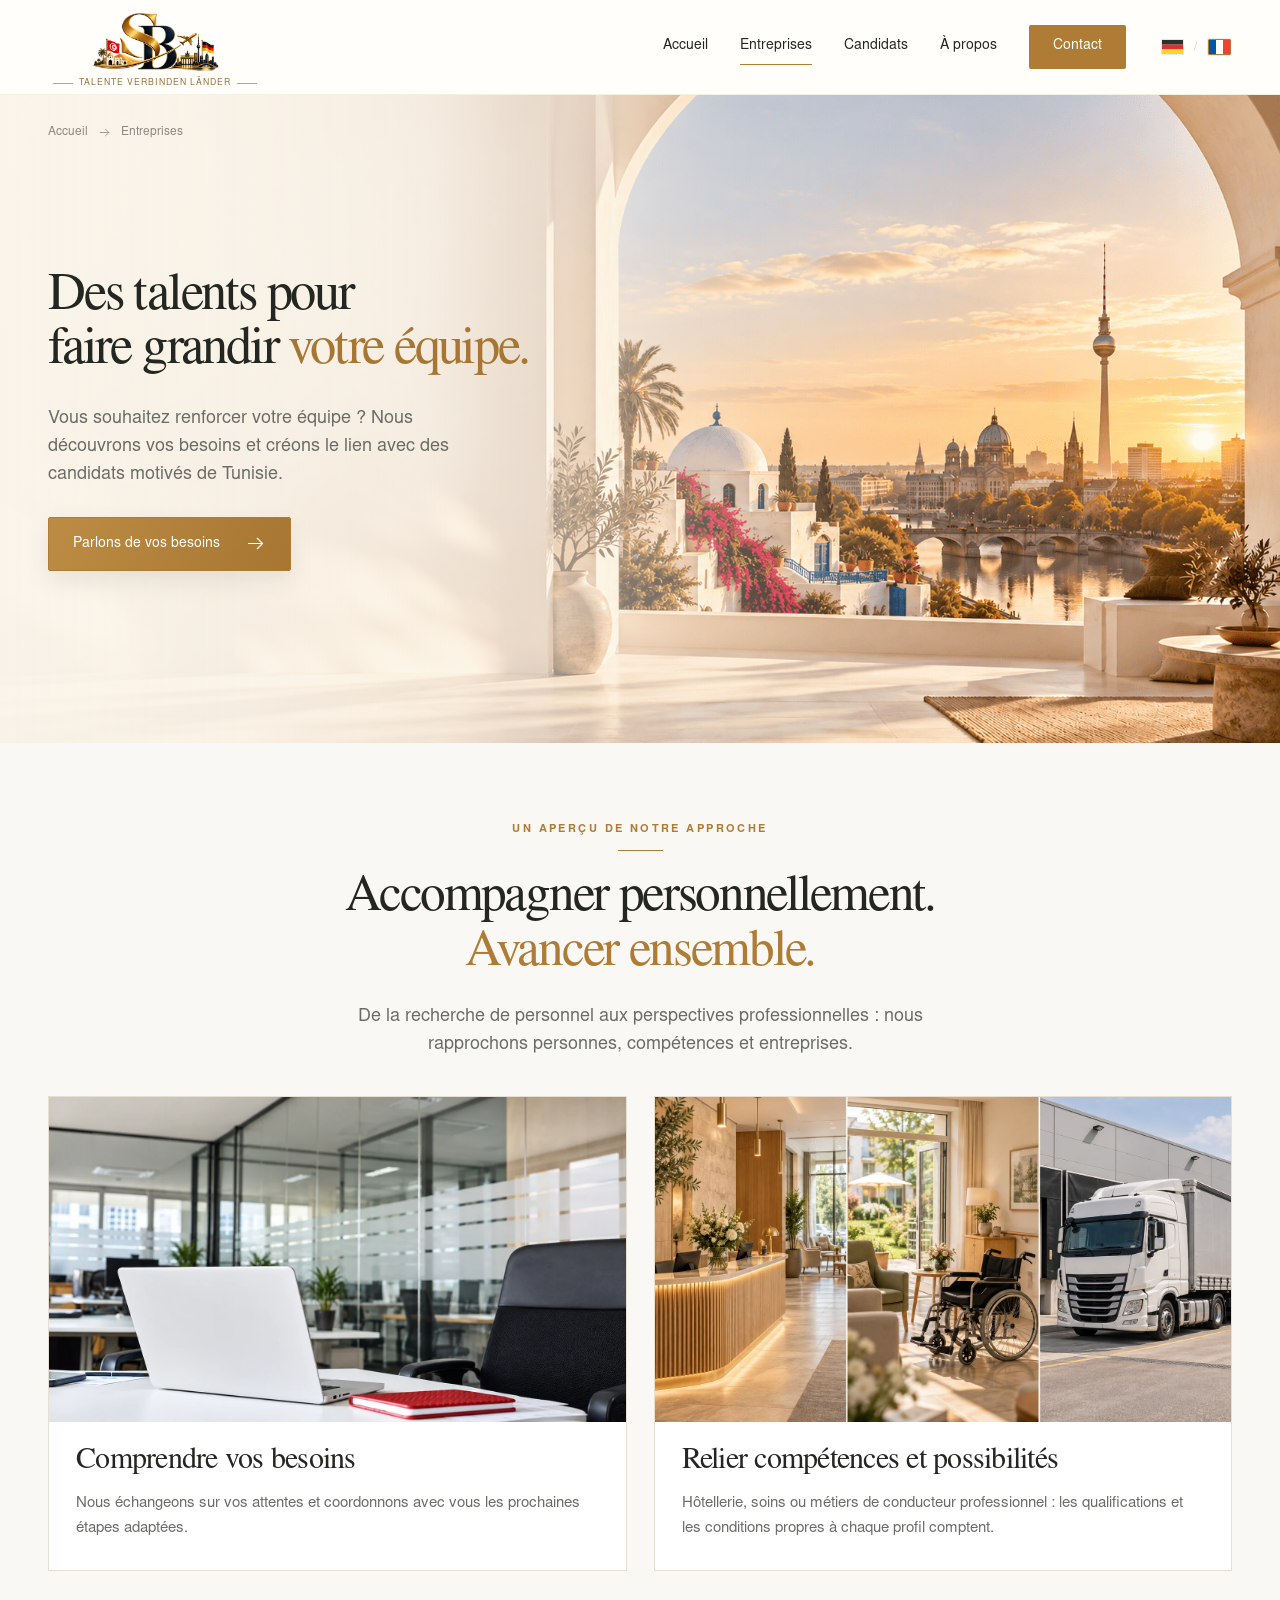
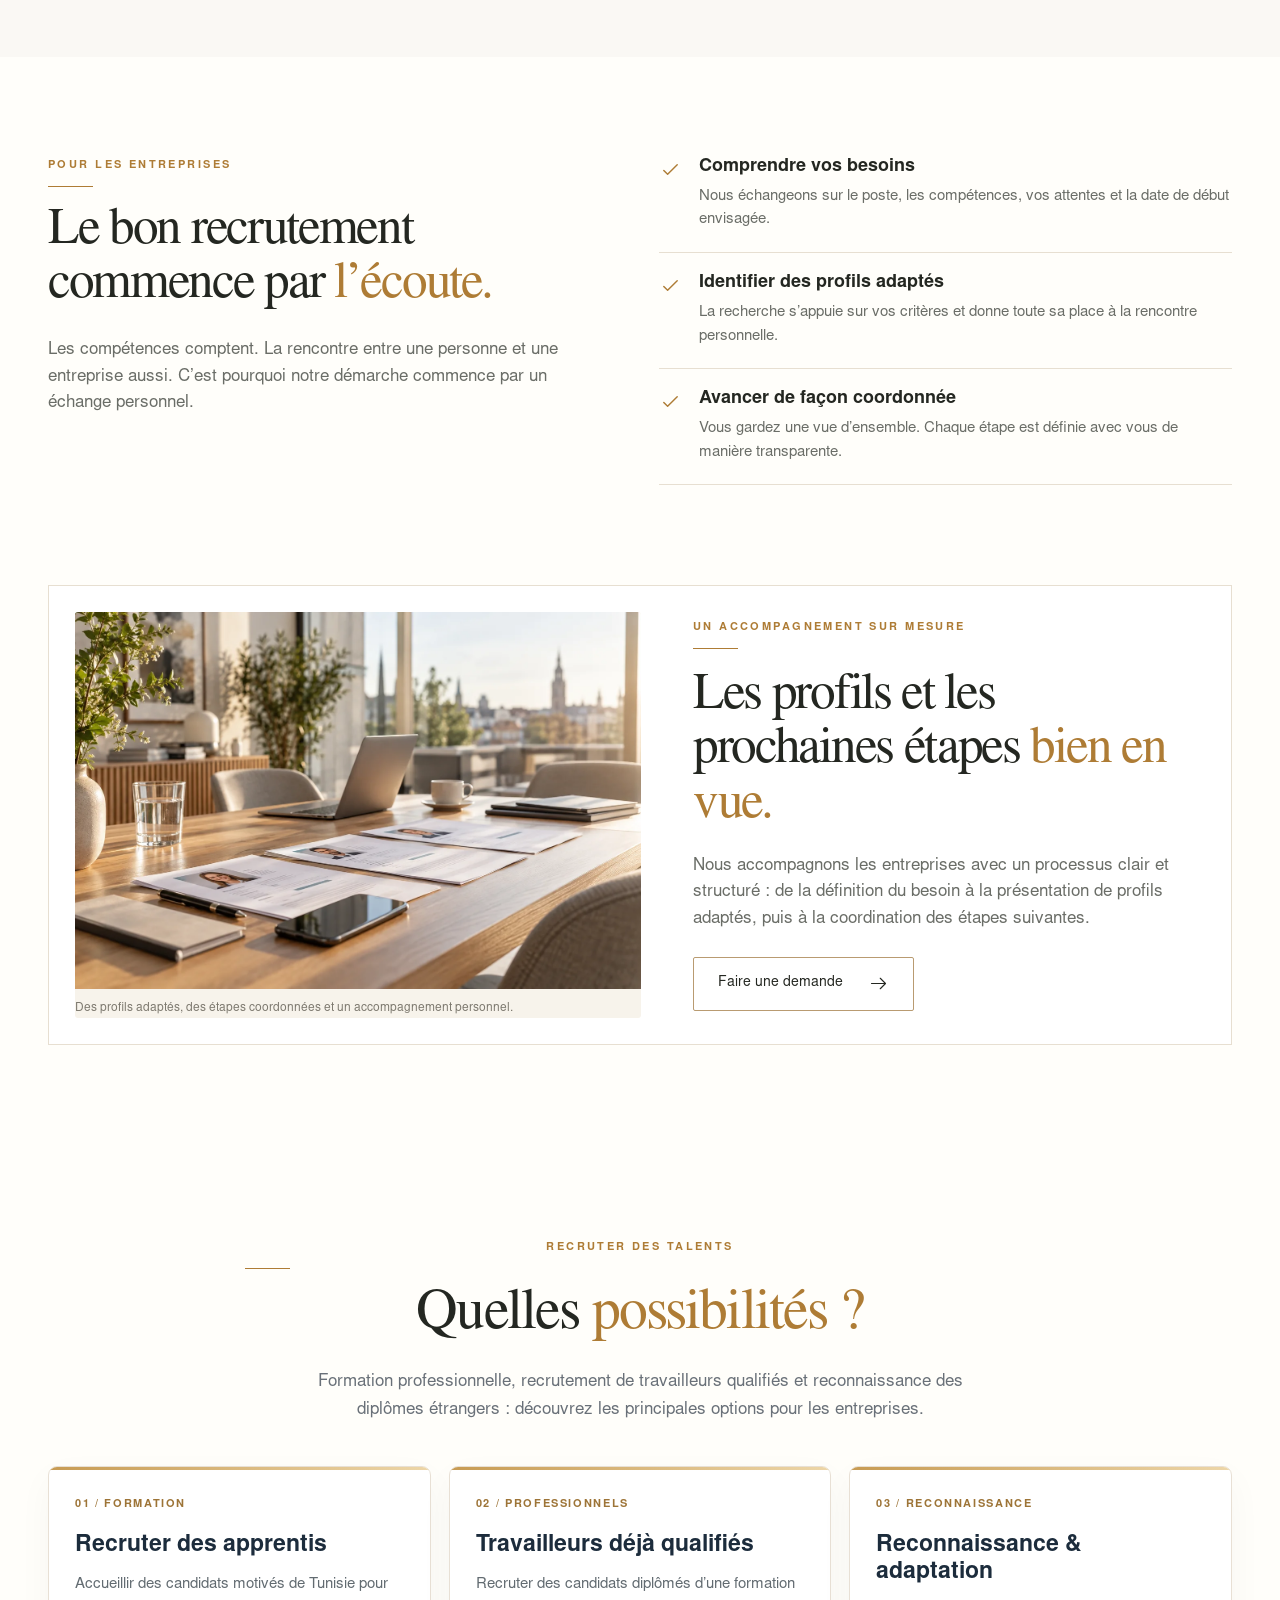
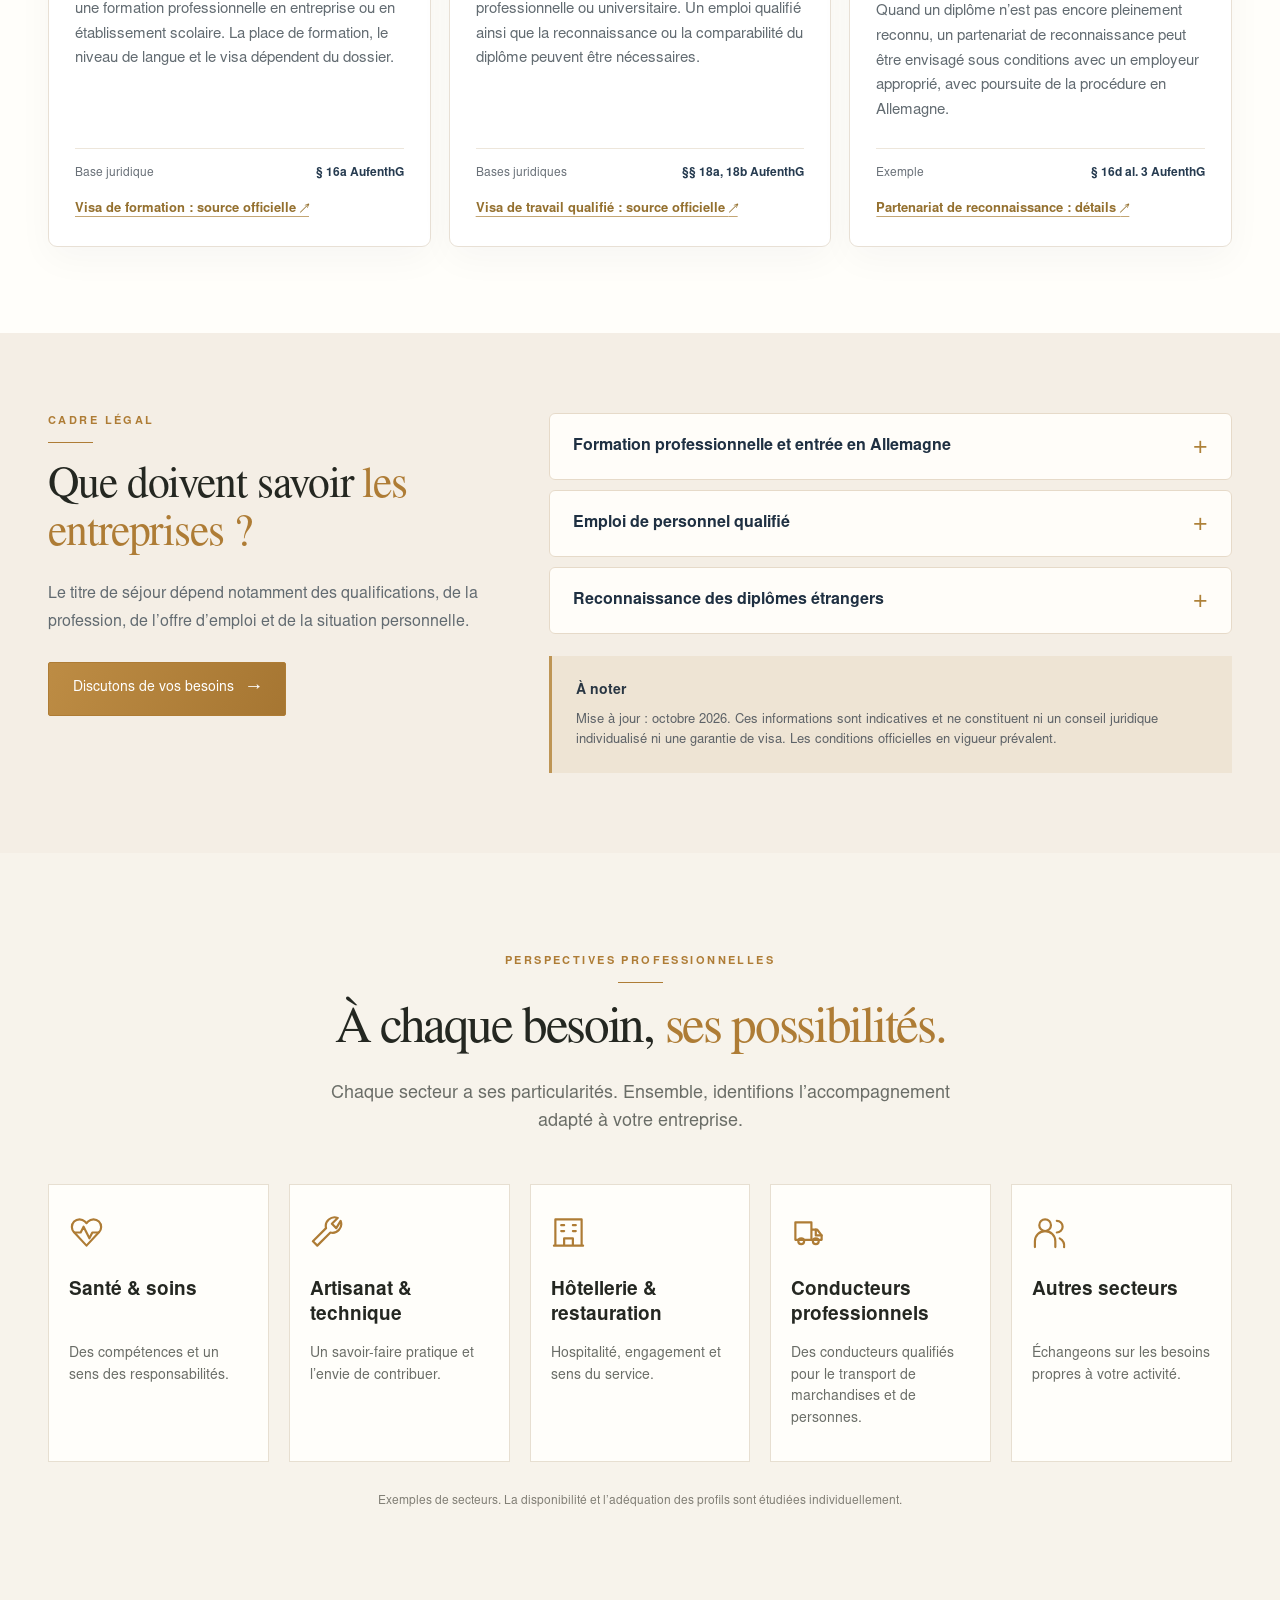
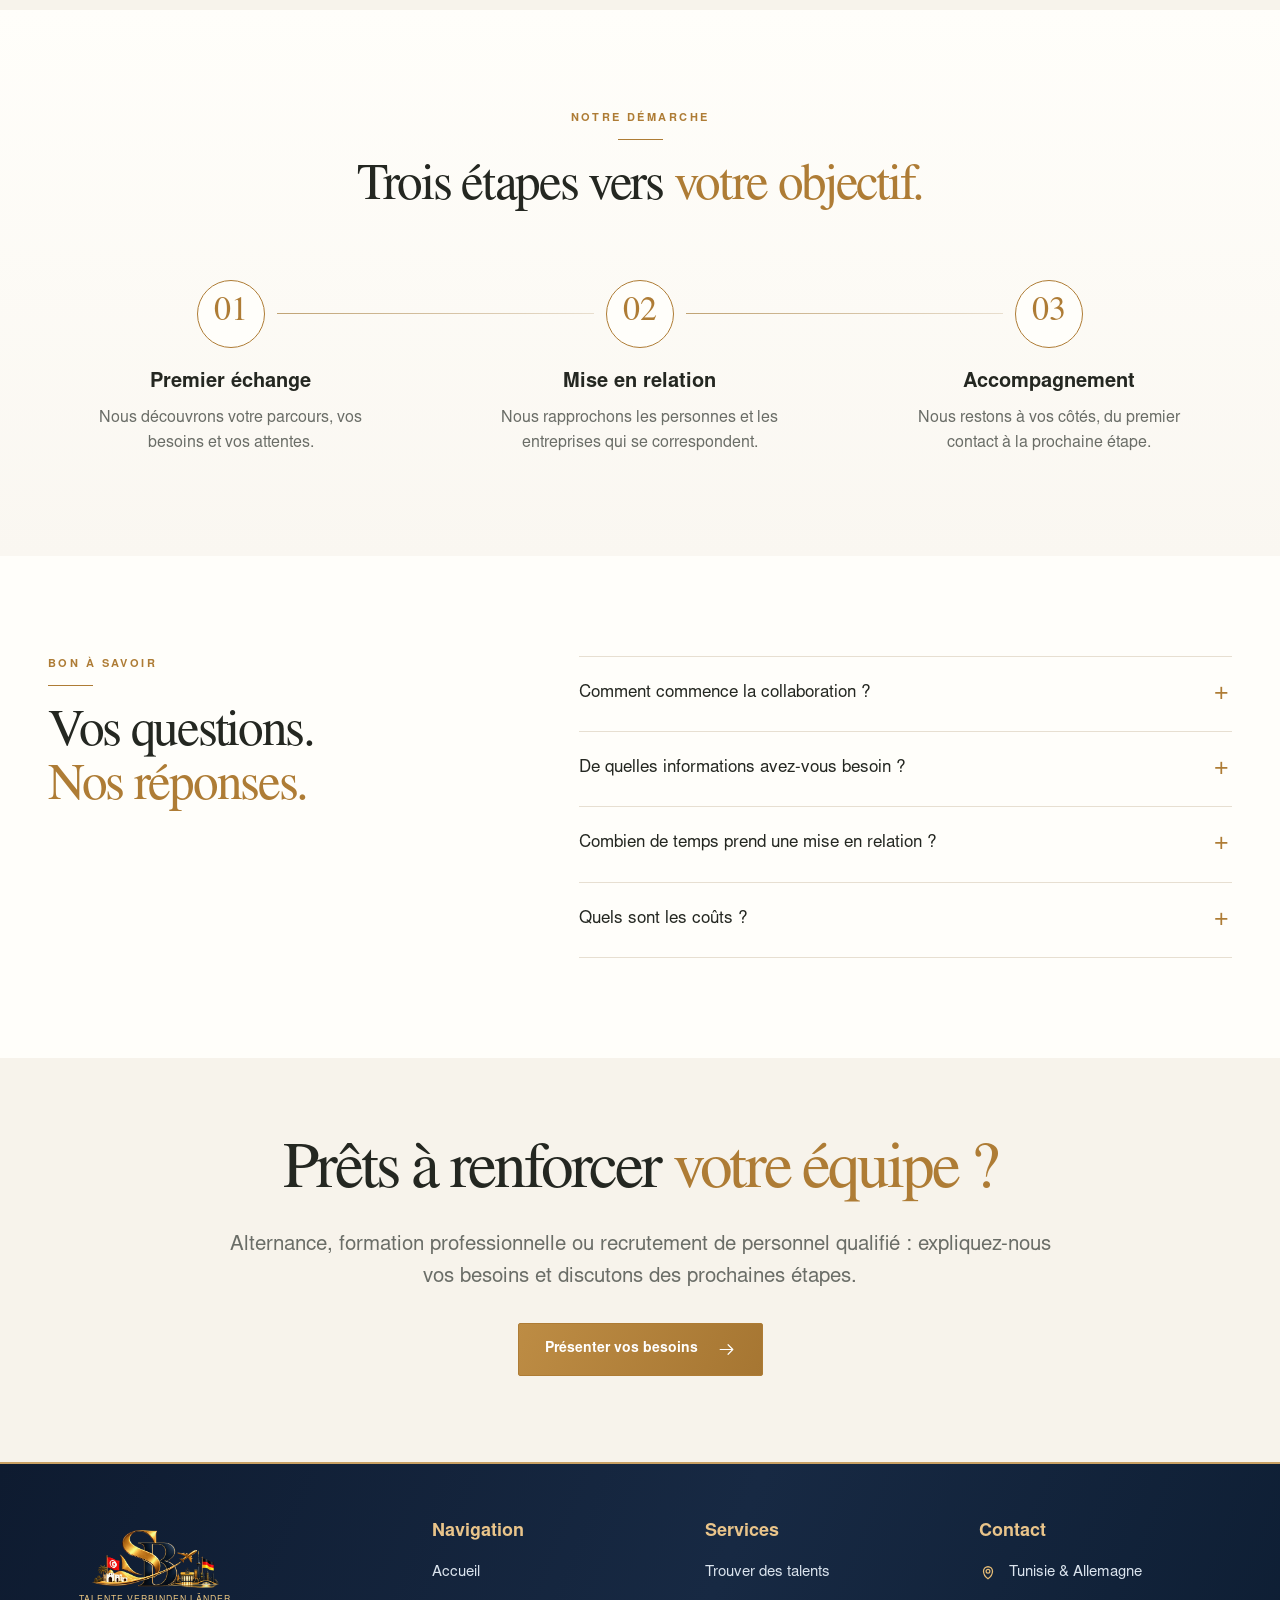
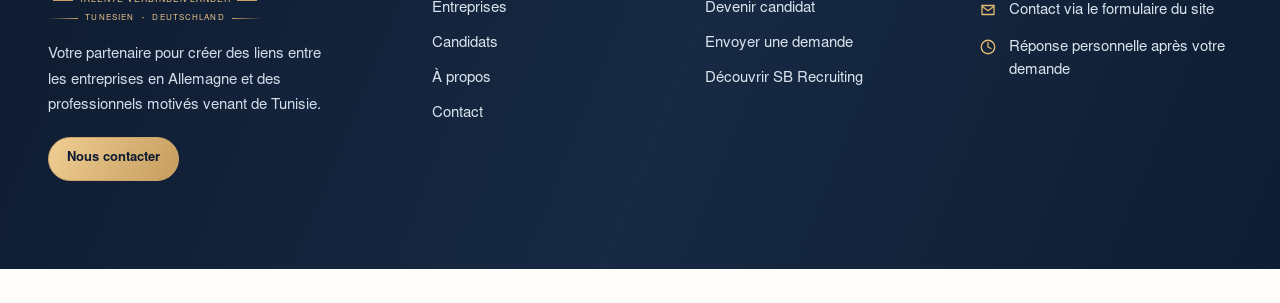
<file: fr/entreprises.html>
<!doctype html><html lang="fr"><head><meta charset="utf-8"><meta name="viewport" content="width=device-width, initial-scale=1"><meta name="theme-color" content="#ae7c35"><meta name="robots" content="noindex, nofollow"><title>Entreprises | SB Recruiting</title><meta name="description" content="Découvrez l’accompagnement personnel de SB Recruiting pour rapprocher votre entreprise de talents tunisiens."><link rel="canonical" href="https://sb-recruiting.drym1.chatgpt.site/fr/entreprises.html"><link rel="alternate" hreflang="de" href="https://sb-recruiting.drym1.chatgpt.site/unternehmen.html"><link rel="alternate" hreflang="fr" href="https://sb-recruiting.drym1.chatgpt.site/fr/entreprises.html"><meta property="og:type" content="website"><meta property="og:title" content="Entreprises | SB Recruiting"><meta property="og:description" content="Découvrez l’accompagnement personnel de SB Recruiting pour rapprocher votre entreprise de talents tunisiens."><meta property="og:locale" content="fr_FR"><meta property="og:image" content="https://sb-recruiting.drym1.chatgpt.site/assets/tunisia-germany.png"><meta property="og:url" content="https://sb-recruiting.drym1.chatgpt.site/fr/entreprises.html"><link rel="icon" href="../assets/favicon.svg" type="image/svg+xml"><link rel="preload" href="../assets/serif.woff" as="font" type="font/woff" crossorigin><link rel="preload" href="../assets/sans.woff" as="font" type="font/woff" crossorigin><link rel="stylesheet" href="../assets/style.css?v=20261015-sectors-layout"><script src="../assets/app.js" defer></script><script src="../assets/hero.js" defer></script><script src="../assets/scroll-reveal.js" defer></script></head><body><a class="skip" href="#main">Aller au contenu</a><header class="site-header" id="top"><div class="container header-inner"><a class="brand" href="index.html" aria-label="SB Recruiting – Accueil"><span class="brand-art" role="img" aria-label="SB Recruiting"></span><span class="brand-lines" aria-hidden="true"><span class="brand-tagline">Talente verbinden Länder</span></span></a><div class="header-mobile-tools"><div class="mobile-languages" aria-label="Sprache / Langue"><a href="../unternehmen.html" lang="de" aria-label="Deutsch" aria-current="false"><img class="language-flag" src="../assets/flag-de.svg" width="24" height="16" alt=""></a><span aria-hidden="true">/</span><a href="entreprises.html" lang="fr" aria-label="Français" aria-current="true"><img class="language-flag" src="../assets/flag-fr.svg" width="24" height="16" alt=""></a></div><button class="menu-toggle" type="button" aria-label="Ouvrir le menu" aria-expanded="false" aria-controls="main-nav"><svg class="icon" aria-hidden="true" viewBox="0 0 24 24"><path class="menu-line menu-line-top" d="M4 7h16"/><path class="menu-line menu-line-middle" d="M4 12h16"/><path class="menu-line menu-line-bottom" d="M4 17h16"/></svg></button></div><nav class="main-nav" id="main-nav" aria-label="Ouvrir le menu"><a href="index.html" class="" >Accueil</a><a href="entreprises.html" class="" aria-current="page">Entreprises</a><a href="candidats.html" class="" >Candidats</a><a href="a-propos.html" class="" >À propos</a><a href="contact.html" class="nav-contact" >Contact</a><div class="languages" aria-label="Sprache / Langue"><a href="../unternehmen.html" lang="de" aria-label="Deutsch" aria-current="false"><img class="language-flag" src="../assets/flag-de.svg" width="24" height="16" alt=""></a><span aria-hidden="true">/</span><a href="entreprises.html" lang="fr" aria-label="Français" aria-current="true"><img class="language-flag" src="../assets/flag-fr.svg" width="24" height="16" alt=""></a></div></nav></div></header><noscript><div class="noscript-note">Activez JavaScript pour utiliser le menu et le formulaire de demande.</div><style>.hero-toolbar{display:none}.menu-toggle{display:none}.main-nav{display:flex;position:static;box-shadow:none;border:0;flex-wrap:wrap;padding:5px}.header-inner{height:auto;flex-wrap:wrap;padding-bottom:15px}.contact-form button{display:none}[role=tabpanel][hidden]{display:block!important;margin-top:30px}.tabs{display:none}</style></noscript><main id="main"><section class="inner-hero inner-hero-full company-hero"><div class="hero-backdrop"><picture><source media="(max-width: 620px)" srcset="../assets/unternehmen-mobile-hero-new.png"><img src="../assets/hero-team-weiterbringen.png" alt="Vue architecturale chaleureuse reliant visuellement la Tunisie et Berlin à la lumière dorée." width="1536" height="1024" fetchpriority="high"></picture></div><div class="container"><div class="breadcrumb"><a href="index.html">Accueil</a><svg class="icon" aria-hidden="true" viewBox="0 0 24 24"><path d="M4 12h16M14 6l6 6-6 6"/></svg><span>Entreprises</span></div><div class="inner-full-content"><h1>Des talents pour<br>faire grandir <em>votre équipe.</em></h1><p>Vous souhaitez renforcer votre équipe ? Nous découvrons vos besoins et créons le lien avec des candidats motivés de Tunisie.</p><div class="actions"><a class="btn" href="contact.html?type=company">Parlons de vos besoins<svg class="icon" aria-hidden="true" viewBox="0 0 24 24"><path d="M4 12h16M14 6l6 6-6 6"/></svg></a></div></div></div></section><section aria-labelledby="recruit-photo-heading-fr-company" class="section recruit-photo-section"><div class="container"><div class="section-intro center"><span class="eyebrow">Un aperçu de notre approche</span><h2 id="recruit-photo-heading-fr-company">Accompagner personnellement. <em>Avancer ensemble.</em></h2><p>De la recherche de personnel aux perspectives professionnelles : nous rapprochons personnes, compétences et entreprises.</p></div><div class="recruit-photo-grid"><article class="recruit-photo-card"><div class="recruit-photo-image"><img src="../assets/website-recruiting-office.webp" alt="Bureau moderne avec ordinateur portable, symbole du recrutement pour les entreprises en Allemagne." width="1448" height="1086" loading="lazy" decoding="async"></div><div class="recruit-photo-copy"><h3>Comprendre vos besoins</h3><p>Nous échangeons sur vos attentes et coordonnons avec vous les prochaines étapes adaptées.</p></div></article><article class="recruit-photo-card"><div class="recruit-photo-image"><img src="../assets/website-recruiting-hotel-care-transport.webp" alt="Réception d’hôtel, espace de soins avec fauteuil roulant et camion représentant différents secteurs professionnels." width="1536" height="1024" loading="lazy" decoding="async"></div><div class="recruit-photo-copy"><h3>Relier compétences et possibilités</h3><p>Hôtellerie, soins ou métiers de conducteur professionnel : les qualifications et les conditions propres à chaque profil comptent.</p></div></article></div></div></section><section class="section"><div class="container split"><div><span class="eyebrow">Pour les entreprises</span><h2>Le bon recrutement commence par <em>l’écoute.</em></h2><p>Les compétences comptent. La rencontre entre une personne et une entreprise aussi. C’est pourquoi notre démarche commence par un échange personnel.</p></div><ul class="list"><li><svg class="icon" aria-hidden="true" viewBox="0 0 24 24"><path d="m5 12 4 4L19 6"/></svg><div><h3>Comprendre vos besoins</h3><p>Nous échangeons sur le poste, les compétences, vos attentes et la date de début envisagée.</p></div></li><li><svg class="icon" aria-hidden="true" viewBox="0 0 24 24"><path d="m5 12 4 4L19 6"/></svg><div><h3>Identifier des profils adaptés</h3><p>La recherche s’appuie sur vos critères et donne toute sa place à la rencontre personnelle.</p></div></li><li><svg class="icon" aria-hidden="true" viewBox="0 0 24 24"><path d="m5 12 4 4L19 6"/></svg><div><h3>Avancer de façon coordonnée</h3><p>Vous gardez une vue d’ensemble. Chaque étape est définie avec vous de manière transparente.</p></div></li></ul></div></section><section class="section photo-feature" aria-labelledby="company-story-heading"><div class="container"><div class="story-split"><figure class="story-figure"><img src="../assets/unternehmen-content.webp" alt="Profils de candidature et documents de travail sur une table de réunion lumineuse dans une atmosphère professionnelle." width="1400" height="933" loading="lazy" decoding="async"><figcaption class="story-caption">Des profils adaptés, des étapes coordonnées et un accompagnement personnel.</figcaption></figure><div class="story-copy"><span class="eyebrow">Un accompagnement sur mesure</span><h2 id="company-story-heading">Les profils et les prochaines étapes <em>bien en vue.</em></h2><p>Nous accompagnons les entreprises avec un processus clair et structuré : de la définition du besoin à la présentation de profils adaptés, puis à la coordination des étapes suivantes.</p><div class="actions"><a class="btn btn-outline" href="contact.html?type=company">Faire une demande<svg class="icon" aria-hidden="true" viewBox="0 0 24 24"><path d="M4 12h16M14 6l6 6-6 6"/></svg></a></div></div></div></div></section><section class="section pathways-section" aria-labelledby="recruit-paths-heading"><div class="container">
<div class="guide-heading"><span class="eyebrow">Recruter des talents</span><h2 id="recruit-paths-heading">Quelles <em>possibilités ?</em></h2><p>Formation professionnelle, recrutement de travailleurs qualifiés et reconnaissance des diplômes étrangers : découvrez les principales options pour les entreprises.</p></div>
<div class="pathway-grid">
<article class="pathway-card"><span class="guide-number">01 / FORMATION</span><h3>Recruter des apprentis</h3><p>Accueillir des candidats motivés de Tunisie pour une formation professionnelle en entreprise ou en établissement scolaire. La place de formation, le niveau de langue et le visa dépendent du dossier.</p><div class="guide-keyline"><span>Base juridique</span><strong>§ 16a AufenthG</strong></div><a class="guide-source" href="https://www.make-it-in-germany.com/en/visa-residence/types/training" target="_blank" rel="noopener noreferrer">Visa de formation : source officielle <span aria-hidden="true">↗</span></a></article>
<article class="pathway-card"><span class="guide-number">02 / PROFESSIONNELS</span><h3>Travailleurs déjà qualifiés</h3><p>Recruter des candidats diplômés d’une formation professionnelle ou universitaire. Un emploi qualifié ainsi que la reconnaissance ou la comparabilité du diplôme peuvent être nécessaires.</p><div class="guide-keyline"><span>Bases juridiques</span><strong>§§ 18a, 18b AufenthG</strong></div><a class="guide-source" href="https://www.make-it-in-germany.com/en/visa-residence/types/work-qualified-professionals" target="_blank" rel="noopener noreferrer">Visa de travail qualifié : source officielle <span aria-hidden="true">↗</span></a></article>
<article class="pathway-card"><span class="guide-number">03 / RECONNAISSANCE</span><h3>Reconnaissance & adaptation</h3><p>Quand un diplôme n’est pas encore pleinement reconnu, un partenariat de reconnaissance peut être envisagé sous conditions avec un employeur approprié, avec poursuite de la procédure en Allemagne.</p><div class="guide-keyline"><span>Exemple</span><strong>§ 16d al. 3 AufenthG</strong></div><a class="guide-source" href="https://www.make-it-in-germany.com/en/visa-residence/types/visa-recognition-partnership" target="_blank" rel="noopener noreferrer">Partenariat de reconnaissance : détails <span aria-hidden="true">↗</span></a></article>
</div></div></section>
<section class="section guide-law-section" aria-labelledby="recruit-law-heading"><div class="container guide-law-grid"><div class="guide-law-aside"><span class="eyebrow">Cadre légal</span><h2 id="recruit-law-heading">Que doivent savoir <em>les entreprises ?</em></h2><p>Le titre de séjour dépend notamment des qualifications, de la profession, de l’offre d’emploi et de la situation personnelle.</p><a class="btn" href="contact.html?type=company">Discutons de vos besoins <span aria-hidden="true">→</span></a></div><div class="guide-accordion">
<details><summary>Formation professionnelle et entrée en Allemagne</summary><p>Une formation peut relever du § 16a de la loi allemande sur le séjour (AufenthG). Une place de formation concrète et, en général, un niveau B1 d’allemand sont requis, sous réserve des exceptions applicables.</p><a class="guide-source" href="https://www.make-it-in-germany.com/en/visa-residence/types/training" target="_blank" rel="noopener noreferrer">Vérifier les conditions <span aria-hidden="true">↗</span></a></details>
<details><summary>Emploi de personnel qualifié</summary><p>Les §§ 18a et 18b concernent les personnes disposant de qualifications professionnelles ou universitaires. Une offre d’emploi qualifié et, selon le cas, la reconnaissance du diplôme sont importantes. Une autorisation professionnelle est également requise pour les métiers réglementés.</p><a class="guide-source" href="https://www.make-it-in-germany.com/en/visa-residence/types/work-qualified-professionals" target="_blank" rel="noopener noreferrer">Conditions du visa <span aria-hidden="true">↗</span></a></details>
<details><summary>Reconnaissance des diplômes étrangers</summary><p>Une reconnaissance formelle peut être obligatoire selon le métier et le type de séjour. Un partenariat de reconnaissance (§ 16d al. 3) est parfois possible ; il exige en principe au moins le niveau A2 en allemand.</p><a class="guide-source" href="https://www.make-it-in-germany.com/en/visa-residence/types/visa-recognition-partnership" target="_blank" rel="noopener noreferrer">Partenariat de reconnaissance <span aria-hidden="true">↗</span></a> <a class="guide-source" href="https://www.make-it-in-germany.com/en/working-in-germany/recognition/who-needs" target="_blank" rel="noopener noreferrer">Vérifier la reconnaissance <span aria-hidden="true">↗</span></a></details>
<div class="guide-notice"><strong>À noter</strong><p>Mise à jour : octobre 2026. Ces informations sont indicatives et ne constituent ni un conseil juridique individualisé ni une garantie de visa. Les conditions officielles en vigueur prévalent.</p></div>
</div></div></section><section class="section tinted opportunities-section"><div class="container"><div class="section-intro center"><span class="eyebrow">Perspectives professionnelles</span><h2>À chaque besoin, <em>ses possibilités.</em></h2><p>Chaque secteur a ses particularités. Ensemble, identifions l’accompagnement adapté à votre entreprise.</p></div><div class="sector-grid"><article class="sector"><svg class="icon" aria-hidden="true" viewBox="0 0 24 24"><path d="M20.5 4.5a5.2 5.2 0 0 0-7.4 0L12 5.6l-1.1-1.1a5.2 5.2 0 0 0-7.4 7.4L12 21l8.5-9.1a5.2 5.2 0 0 0 0-7.4Z"/><path d="M4 12h4l2-4 4 8 2-4h4"/></svg><h3>Santé & soins</h3><p>Des compétences et un sens des responsabilités.</p></article><article class="sector"><svg class="icon" aria-hidden="true" viewBox="0 0 24 24"><path d="M21 4a6 6 0 0 1-7 8L5 21l-3-3 9-9a6 6 0 0 1 8-7l-4 4 3 3z"/></svg><h3>Artisanat & technique</h3><p>Un savoir-faire pratique et l’envie de contribuer.</p></article><article class="sector"><svg class="icon" aria-hidden="true" viewBox="0 0 24 24"><path d="M3 21V3h18v18M2 21h20M9 21v-5h6v5M7 7h2m6 0h2M7 11h2m6 0h2"/></svg><h3>Hôtellerie & restauration</h3><p>Hospitalité, engagement et sens du service.</p></article><article class="sector"><svg class="icon" aria-hidden="true" viewBox="0 0 24 24"><path d="M3 5h11v12H3zM14 10h4l3 4v3h-7"/><path d="M17 10v4h4"/><circle cx="7" cy="18" r="2"/><circle cx="17" cy="18" r="2"/></svg><h3>Conducteurs professionnels</h3><p>Des conducteurs qualifiés pour le transport de marchandises et de personnes.</p></article><article class="sector"><svg class="icon" aria-hidden="true" viewBox="0 0 24 24"><circle cx="9" cy="7" r="4"/><path d="M2 22v-4a7 7 0 0 1 14 0v4M17 4a4 4 0 0 1 0 8m2 4a6 6 0 0 1 3 6"/></svg><h3>Autres secteurs</h3><p>Échangeons sur les besoins propres à votre activité.</p></article></div><p class="small-disclaimer">Exemples de secteurs. La disponibilité et l’adéquation des profils sont étudiées individuellement.</p></div></section><section class="section process"><div class="container"><div class="section-intro center"><span class="eyebrow">Notre démarche</span><h2>Trois étapes vers <em>votre objectif.</em></h2></div><div class="steps"><article class="step"><span class="step-number">01</span><h3>Premier échange</h3><p>Nous découvrons votre parcours, vos besoins et vos attentes.</p></article><article class="step"><span class="step-number">02</span><h3>Mise en relation</h3><p>Nous rapprochons les personnes et les entreprises qui se correspondent.</p></article><article class="step"><span class="step-number">03</span><h3>Accompagnement</h3><p>Nous restons à vos côtés, du premier contact à la prochaine étape.</p></article></div></div></section><section class="section"><div class="container faq-layout"><div><span class="eyebrow">Bon à savoir</span><h2>Vos questions.<br><em>Nos réponses.</em></h2></div><div class="faq-list"><details><summary>Comment commence la collaboration ?</summary><p>Par un premier échange. Vous présentez vos besoins et vos attentes, puis nous définissons ensemble la suite de la démarche.</p></details><details><summary>De quelles informations avez-vous besoin ?</summary><p>Une description du poste, le lieu de travail, les compétences souhaitées et la date de début envisagée sont utiles. Nous précisons le reste ensemble.</p></details><details><summary>Combien de temps prend une mise en relation ?</summary><p>Le délai dépend du profil recherché, des candidats disponibles et de leur situation. Il est évalué après un premier examen de votre besoin.</p></details><details><summary>Quels sont les coûts ?</summary><p>Le périmètre, les prestations et les conditions sont définis individuellement et de manière transparente avant toute collaboration.</p></details></div></div></section><section class="final-cta-sb" aria-label="Contacter SB Recruiting en tant qu’entreprise"><div class="container final-cta-sb-inner"><h2>Prêts à renforcer <em>votre équipe ?</em></h2><p>Alternance, formation professionnelle ou recrutement de personnel qualifié : expliquez-nous vos besoins et discutons des prochaines étapes.</p><a class="final-cta-sb-button" href="contact.html?type=company" aria-label="Contacter SB Recruiting en tant qu’entreprise">Présenter vos besoins<svg class="icon" aria-hidden="true" viewBox="0 0 24 24"><path d="M4 12h16M14 6l6 6-6 6"/></svg></a></div></section><dialog class="request-dialog" id="request-dialog" aria-labelledby="request-title" aria-describedby="request-description"><div class="dialog-inner"><button class="dialog-close" type="button" aria-label="Fermer">×</button><span class="eyebrow">SB Recruiting</span><h2 id="request-title">Votre demande est prête.</h2><p id="request-description">Votre demande a été préparée sous forme de texte. Aucun message n'a encore été envoyé. Vous pouvez copier le texte et l'envoyer vous-même à SB Recruiting par e-mail.</p><pre class="request-summary" id="request-summary"></pre><div class="actions"><button class="btn" type="button" id="copy-request">Copier le texte<svg class="icon" aria-hidden="true" viewBox="0 0 24 24"><rect x="8" y="8" width="14" height="14" rx="1"/><path d="M16 8V2H2v14h6"/></svg></button><button class="btn btn-outline" type="button" id="download-request">Télécharger<svg class="icon" aria-hidden="true" viewBox="0 0 24 24"><path d="M12 2v13m-5-5 5 5 5-5M3 16v6h18v-6"/></svg></button></div><div class="copy-status" role="status" id="copy-status"></div></div></dialog></main><footer class="site-footer"><div class="container"><div class="footer-grid"><div class="footer-col footer-about"><a class="brand footer-brand" href="index.html" aria-label="SB Recruiting – Accueil"><span class="brand-art" role="img" aria-label="SB Recruiting"></span><span class="brand-lines" aria-hidden="true"><span class="brand-tagline">Talente verbinden Länder</span><span class="footer-countries" aria-hidden="true"><span>Tunesien</span><span class="footer-country-separator" aria-hidden="true">·</span><span>Deutschland</span></span></span></a><p class="footer-copy">Votre partenaire pour créer des liens entre les entreprises en Allemagne et des professionnels motivés venant de Tunisie.</p><a class="footer-pill" href="contact.html">Nous contacter</a></div><div class="footer-col"><h3>Navigation</h3><nav class="footer-links" aria-label="Navigation de bas de page"><a href="index.html">Accueil</a><a href="entreprises.html">Entreprises</a><a href="candidats.html">Candidats</a><a href="a-propos.html">À propos</a><a href="contact.html">Contact</a></nav></div><div class="footer-col"><h3>Services</h3><nav class="footer-links" aria-label="Services"><a href="entreprises.html">Trouver des talents</a><a href="candidats.html">Devenir candidat</a><a href="contact.html">Envoyer une demande</a><a href="a-propos.html">Découvrir SB Recruiting</a></nav></div><div class="footer-col footer-contact"><h3>Contact</h3><ul class="footer-contact-list"><li><svg class="icon" aria-hidden="true" viewBox="0 0 24 24"><path d="M12 21s-6-4.35-6-10a6 6 0 1 1 12 0c0 5.65-6 10-6 10Z"/><circle cx="12" cy="11" r="2.5"/></svg><span>Tunisie &amp; Allemagne</span></li><li><svg class="icon" aria-hidden="true" viewBox="0 0 24 24"><path d="M4 6h16v12H4z"/><path d="m4 7 8 6 8-6"/></svg><span>Contact via le formulaire du site</span></li><li><svg class="icon" aria-hidden="true" viewBox="0 0 24 24"><path d="M12 6v6l4 2"/><circle cx="12" cy="12" r="9"/></svg><span>Réponse personnelle après votre demande</span></li></ul></div></div><div class="footer-bottom-bar"><span>© 2026 SB Recruiting</span><nav class="legal-nav" aria-label="Informations légales"><a href="mentions-legales.html">Mentions légales</a><a href="confidentialite.html">Confidentialité</a></nav></div></div></footer></body></html>
</file>
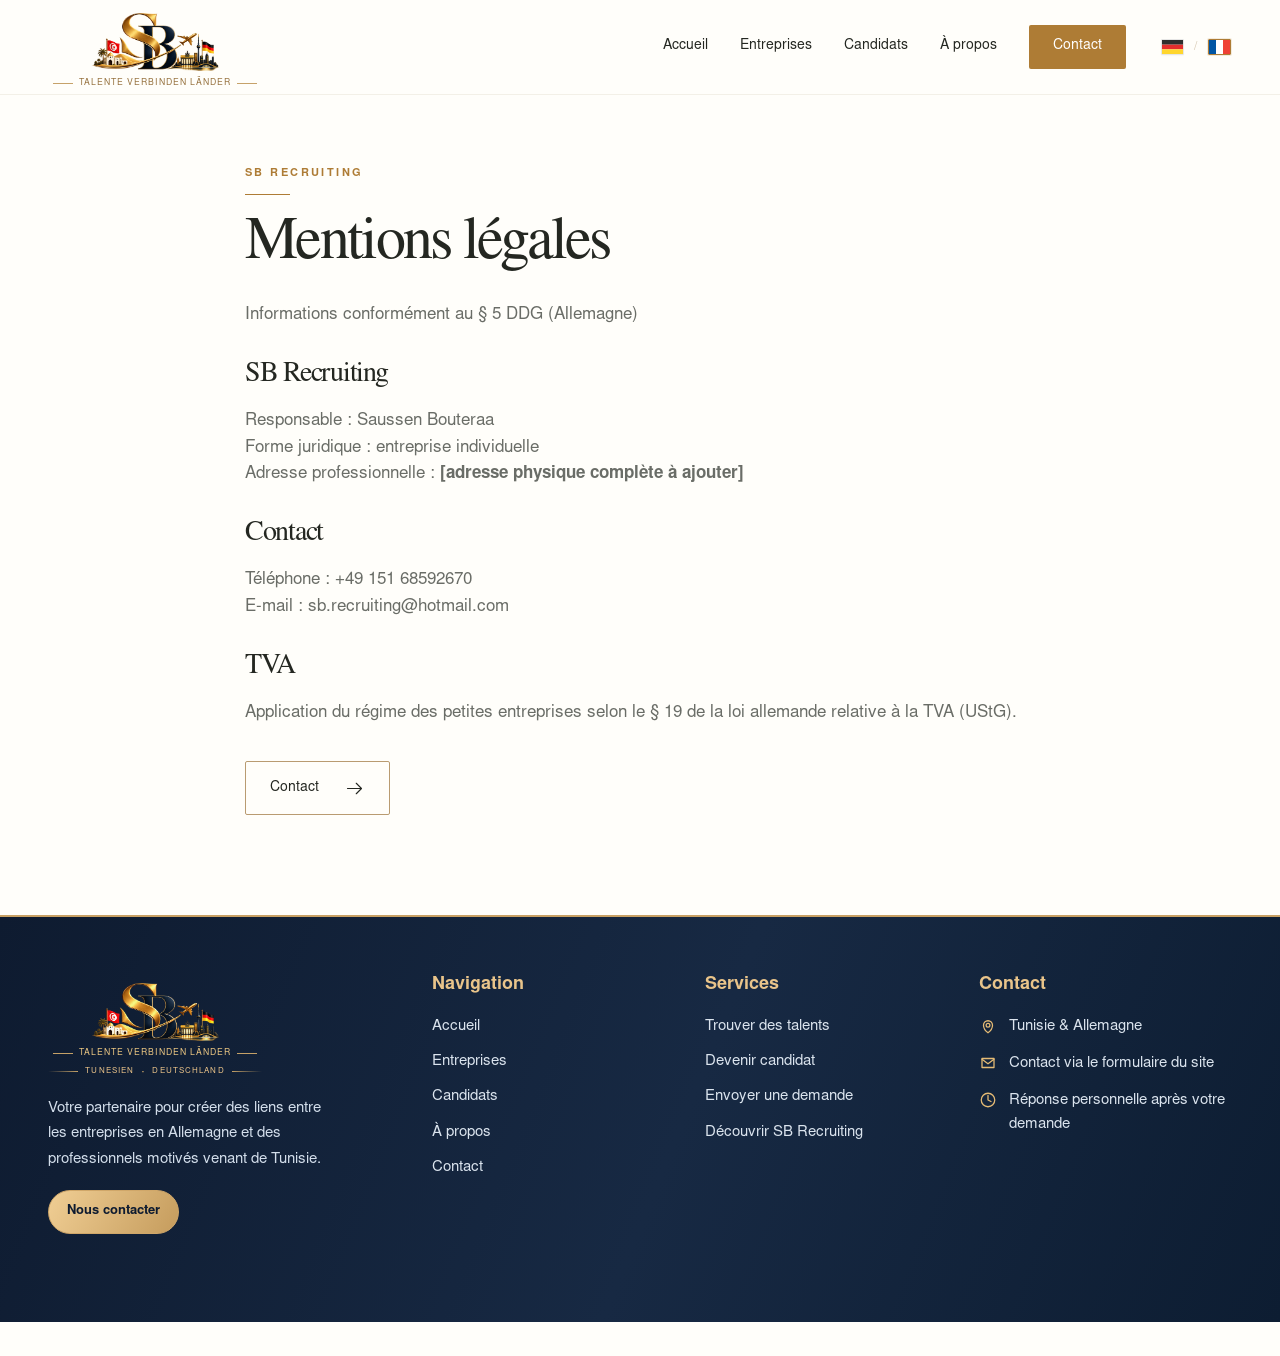
<file: fr/mentions-legales.html>
<!doctype html><html lang="fr"><head><meta charset="utf-8"><meta name="viewport" content="width=device-width, initial-scale=1"><meta name="theme-color" content="#ae7c35"><meta name="robots" content="noindex, nofollow"><title>Mentions légales | SB Recruiting</title><meta name="description" content="Informations sur le responsable de cet aperçu du site SB Recruiting."><link rel="canonical" href="https://sb-recruiting.drym1.chatgpt.site/fr/mentions-legales.html"><link rel="alternate" hreflang="de" href="https://sb-recruiting.drym1.chatgpt.site/impressum.html"><link rel="alternate" hreflang="fr" href="https://sb-recruiting.drym1.chatgpt.site/fr/mentions-legales.html"><meta property="og:type" content="website"><meta property="og:title" content="Mentions légales | SB Recruiting"><meta property="og:description" content="Informations sur le responsable de cet aperçu du site SB Recruiting."><meta property="og:locale" content="fr_FR"><meta property="og:image" content="https://sb-recruiting.drym1.chatgpt.site/assets/tunisia-germany.png"><meta property="og:url" content="https://sb-recruiting.drym1.chatgpt.site/fr/mentions-legales.html"><link rel="icon" href="../assets/favicon.svg" type="image/svg+xml"><link rel="preload" href="../assets/serif.woff" as="font" type="font/woff" crossorigin><link rel="preload" href="../assets/sans.woff" as="font" type="font/woff" crossorigin><link rel="stylesheet" href="../assets/style.css"><script src="../assets/app.js" defer></script><script src="../assets/hero.js" defer></script><script src="../assets/scroll-reveal.js" defer></script></head><body><a class="skip" href="#main">Aller au contenu</a><header class="site-header" id="top"><div class="container header-inner"><a class="brand" href="index.html" aria-label="SB Recruiting – Accueil"><span class="brand-art" role="img" aria-label="SB Recruiting"></span><span class="brand-lines" aria-hidden="true"><span class="brand-tagline">Talente verbinden Länder</span></span></a><div class="header-mobile-tools"><div class="mobile-languages" aria-label="Sprache / Langue"><a href="../impressum.html" lang="de" aria-label="Deutsch" aria-current="false"><img class="language-flag" src="../assets/flag-de.svg" width="24" height="16" alt=""></a><span aria-hidden="true">/</span><a href="mentions-legales.html" lang="fr" aria-label="Français" aria-current="true"><img class="language-flag" src="../assets/flag-fr.svg" width="24" height="16" alt=""></a></div><button class="menu-toggle" type="button" aria-label="Ouvrir le menu" aria-expanded="false" aria-controls="main-nav"><svg class="icon" aria-hidden="true" viewBox="0 0 24 24"><path class="menu-line menu-line-top" d="M4 7h16"/><path class="menu-line menu-line-middle" d="M4 12h16"/><path class="menu-line menu-line-bottom" d="M4 17h16"/></svg></button></div><nav class="main-nav" id="main-nav" aria-label="Ouvrir le menu"><a href="index.html" class="" >Accueil</a><a href="entreprises.html" class="" >Entreprises</a><a href="candidats.html" class="" >Candidats</a><a href="a-propos.html" class="" >À propos</a><a href="contact.html" class="nav-contact" >Contact</a><div class="languages" aria-label="Sprache / Langue"><a href="../impressum.html" lang="de" aria-label="Deutsch" aria-current="false"><img class="language-flag" src="../assets/flag-de.svg" width="24" height="16" alt=""></a><span aria-hidden="true">/</span><a href="mentions-legales.html" lang="fr" aria-label="Français" aria-current="true"><img class="language-flag" src="../assets/flag-fr.svg" width="24" height="16" alt=""></a></div></nav></div></header><noscript><div class="noscript-note">Activez JavaScript pour utiliser le menu et le formulaire de demande.</div><style>.hero-toolbar{display:none}.menu-toggle{display:none}.main-nav{display:flex;position:static;box-shadow:none;border:0;flex-wrap:wrap;padding:5px}.header-inner{height:auto;flex-wrap:wrap;padding-bottom:15px}.contact-form button{display:none}[role=tabpanel][hidden]{display:block!important;margin-top:30px}.tabs{display:none}</style></noscript><main id="main"><div class="container"><article class="legal-content"><span class="eyebrow">SB Recruiting</span><h1>Mentions légales</h1><p>Informations conformément au § 5 DDG (Allemagne)</p>
<h2>SB Recruiting</h2><p>Responsable : Saussen Bouteraa<br>Forme juridique : entreprise individuelle<br>Adresse professionnelle : <strong>[adresse physique complète à ajouter]</strong></p>
<h2>Contact</h2><p>Téléphone : <a href="tel:+4915168592670">+49 151 68592670</a><br>E-mail : <a href="mailto:sb.recruiting@hotmail.com">sb.recruiting@hotmail.com</a></p>
<h2>TVA</h2><p>Application du régime des petites entreprises selon le § 19 de la loi allemande relative à la TVA (UStG).</p>
<div class="actions"><a class="btn btn-outline" href="contact.html">Contact<svg class="icon" aria-hidden="true" viewBox="0 0 24 24"><path d="M4 12h16M14 6l6 6-6 6"/></svg></a></div></article></div></main><footer class="site-footer"><div class="container"><div class="footer-grid"><div class="footer-col footer-about"><a class="brand footer-brand" href="index.html" aria-label="SB Recruiting – Accueil"><span class="brand-art" role="img" aria-label="SB Recruiting"></span><span class="brand-lines" aria-hidden="true"><span class="brand-tagline">Talente verbinden Länder</span><span class="footer-countries" aria-hidden="true"><span>Tunesien</span><span class="footer-country-separator" aria-hidden="true">·</span><span>Deutschland</span></span></span></a><p class="footer-copy">Votre partenaire pour créer des liens entre les entreprises en Allemagne et des professionnels motivés venant de Tunisie.</p><a class="footer-pill" href="contact.html">Nous contacter</a></div><div class="footer-col"><h3>Navigation</h3><nav class="footer-links" aria-label="Navigation de bas de page"><a href="index.html">Accueil</a><a href="entreprises.html">Entreprises</a><a href="candidats.html">Candidats</a><a href="a-propos.html">À propos</a><a href="contact.html">Contact</a></nav></div><div class="footer-col"><h3>Services</h3><nav class="footer-links" aria-label="Services"><a href="entreprises.html">Trouver des talents</a><a href="candidats.html">Devenir candidat</a><a href="contact.html">Envoyer une demande</a><a href="a-propos.html">Découvrir SB Recruiting</a></nav></div><div class="footer-col footer-contact"><h3>Contact</h3><ul class="footer-contact-list"><li><svg class="icon" aria-hidden="true" viewBox="0 0 24 24"><path d="M12 21s-6-4.35-6-10a6 6 0 1 1 12 0c0 5.65-6 10-6 10Z"/><circle cx="12" cy="11" r="2.5"/></svg><span>Tunisie &amp; Allemagne</span></li><li><svg class="icon" aria-hidden="true" viewBox="0 0 24 24"><path d="M4 6h16v12H4z"/><path d="m4 7 8 6 8-6"/></svg><span>Contact via le formulaire du site</span></li><li><svg class="icon" aria-hidden="true" viewBox="0 0 24 24"><path d="M12 6v6l4 2"/><circle cx="12" cy="12" r="9"/></svg><span>Réponse personnelle après votre demande</span></li></ul></div></div><div class="footer-bottom-bar"><span>© 2026 SB Recruiting</span><nav class="legal-nav" aria-label="Informations légales"><a href="mentions-legales.html">Mentions légales</a><a href="confidentialite.html">Confidentialité</a></nav></div></div></footer></body></html>
</file>
<file: assets/style.css>
@font-face{font-family:SB Sans;src:url('sans.woff') format('woff');font-weight:400;font-display:swap}
@font-face{font-family:SB Sans;src:url('sans-bold.woff') format('woff');font-weight:700;font-display:swap}
@font-face{font-family:SB Serif;src:url('serif.woff') format('woff');font-weight:400;font-display:swap}
:root{--paper:#fffefa;--cream:#f7f3eb;--white:#fff;--ink:#242721;--muted:#6a6d67;--gold:#ae7c35;--gold-light:#c99750;--line:#e7dfd1;--dark:#232621;--serif:'SB Serif',Georgia,serif;--sans:'SB Sans',Arial,sans-serif}
*{box-sizing:border-box}html{scroll-behavior:smooth;scroll-padding-top:108px}body{margin:0;background:var(--paper);color:var(--ink);font:17px/1.55 var(--sans);-webkit-font-smoothing:antialiased}a{color:inherit;text-decoration:none}button,input,select,textarea{font:inherit}button,a,input,select,textarea,summary{-webkit-tap-highlight-color:transparent}button{cursor:pointer}button:disabled{cursor:default}img{display:block;width:100%;height:auto}svg{display:block}h1,h2,h3,p{margin:0}h1,h2,.serif{font-family:var(--serif);font-weight:400;letter-spacing:-.045em}h1{font-size:clamp(52px,5.8vw,88px);line-height:.98}h2{font-size:clamp(38px,4vw,58px);line-height:1.07}h3{font-size:23px;line-height:1.2;font-weight:700}p{color:var(--muted)}em{font-style:normal;color:var(--gold)}.container{width:min(1240px,calc(100% - 96px));margin-inline:auto}.section{padding:100px 0}.eyebrow{font-size:11px;font-weight:700;letter-spacing:.22em;text-transform:uppercase;color:var(--gold);display:block;margin-bottom:23px}.eyebrow:after{content:'';display:block;width:45px;height:1px;background:var(--gold);margin-top:12px}.center{text-align:center}.center .eyebrow:after{margin-inline:auto}.section-intro{max-width:690px;margin:0 auto 48px}.section-intro p{margin:20px auto 0;max-width:620px;font-size:18px}.icon{width:28px;height:28px;fill:none;stroke:currentColor;stroke-width:1.5;stroke-linecap:round;stroke-linejoin:round;flex-shrink:0}.btn{display:inline-flex;justify-content:center;align-items:center;gap:25px;border:1px solid var(--gold);background:linear-gradient(115deg,#bd8c44,#a67632);color:white;padding:15px 24px;min-height:54px;font-size:14px;line-height:1.35;border-radius:2px;transition:background .2s,transform .2s,box-shadow .2s}.btn:hover{background:#986a29;box-shadow:0 6px 20px #a676321f;transform:translateY(-2px)}.btn .icon{width:21px;height:21px;stroke-width:1.3}.btn-outline{background:transparent;color:var(--ink);border-color:#b99b71}.btn-outline:hover{background:#f2e9db}.text-link{display:inline-flex;align-items:center;gap:18px;font-size:14px;color:var(--gold);font-weight:700;padding:8px 0}.text-link .icon{width:20px;height:20px}.actions{display:flex;gap:15px;flex-wrap:wrap;margin-top:34px}.skip{position:fixed;top:-100px;left:20px;padding:12px 20px;z-index:99;background:var(--dark);color:white}.skip:focus{top:10px}:focus-visible{outline:2px solid var(--gold);outline-offset:5px}
.site-header{position:sticky;top:0;background:#fffefaf7;z-index:40;border-bottom:1px solid #e7dfd17a;backdrop-filter:blur(12px)}.header-inner{height:138px;display:flex;align-items:center;justify-content:space-between;gap:30px}.brand{display:flex;flex-direction:column;align-items:flex-start;gap:8px;width:365px;flex-shrink:0;text-decoration:none}.brand-art{display:block;width:177px;height:96px;background:url('sb-logo.png') center left / contain no-repeat}.brand-lines{display:flex;flex-direction:column;gap:9px;width:100%;padding-left:2px}.brand-tagline,.brand-countries{display:flex;align-items:center;justify-content:center;white-space:nowrap;text-transform:uppercase}.brand-tagline{font-family:var(--sans);font-size:14px;font-weight:400;letter-spacing:.34em;color:#8d6a35;line-height:1.05;gap:16px}.brand-tagline:before,.brand-tagline:after{content:'';flex:1 1 auto;max-width:82px;height:1px;background:#c8a467}.brand-countries{font-size:9px;letter-spacing:.28em;color:#232621;gap:14px}.brand-countries .country{display:inline-block}.brand-countries .country-gap{display:inline-block;width:12px}.brand-countries .brand-line{flex:1 1 auto;max-width:62px;height:1px;background:#c8a467}.main-nav{display:flex;align-items:center;gap:32px}.main-nav>a{font-size:14px;position:relative;padding:14px 0;white-space:nowrap}.main-nav>a:not(.nav-contact):after{content:'';position:absolute;left:0;right:0;bottom:7px;height:1px;background:var(--gold);transform:scaleX(0);transform-origin:left;transition:transform .2s}.main-nav>a:hover:after,.main-nav>a[aria-current=page]:after{transform:scaleX(1)}.main-nav .nav-contact{padding:11px 24px;background:var(--gold);color:white;border-radius:2px}.main-nav .nav-contact:hover{background:#93672c}.languages{display:flex;align-items:center;gap:9px;margin-left:2px;font-size:12px;letter-spacing:.05em}.languages a{padding:7px 1px;color:#777b73}.languages a[aria-current=true]{color:var(--gold);font-weight:700} .languages span{color:#d8cbb6}.languages a{display:inline-flex;align-items:center;justify-content:center;line-height:1}.languages .language-flag{display:block;width:21px;height:14px;object-fit:cover;box-sizing:content-box;border:1px solid #26354b24;border-radius:1px;box-shadow:0 1px 2px #0000000b}.languages a[aria-current="true"] .language-flag{border-color:#ae7c35;box-shadow:0 0 0 1px #ae7c3525}.languages a:not([aria-current="true"]) .language-flag{opacity:.82}.languages a:hover .language-flag,.languages a:focus-visible .language-flag{opacity:1}.menu-toggle{display:none;border:0;background:transparent;padding:10px;color:var(--ink)}
.hero{position:relative;overflow:hidden}.hero-grid{min-height:620px;display:grid;grid-template-columns:1.04fr 1fr;align-items:center;gap:12px}.hero-copy{position:relative;z-index:2;padding:60px 0}.hero-copy h1{max-width:660px}.hero-copy>p{font-size:19px;line-height:1.5;max-width:455px;margin-top:27px}.hero-copy .eyebrow{margin-bottom:25px}.hero-copy .eyebrow:after{display:none}.hero-visual{height:555px;width:calc(100% + max(48px,(100vw - 1240px)/2));position:relative;border-radius:48% 0 0 5%;overflow:hidden;border-top:2px solid #c99850;border-left:2px solid #c99850;align-self:end}.hero-visual img{height:100%;object-fit:cover;object-position:center}.hero-caption{position:absolute;right:28px;bottom:26px;background:#fffefae8;color:var(--ink);padding:12px 20px;display:flex;align-items:center;gap:10px;border:1px solid #fff8;font-size:10px;letter-spacing:.17em;border-radius:2px}.hero-caption i{width:26px;height:1px;background:var(--gold)}.hero-note{display:flex;align-items:center;gap:10px;font-size:12px;letter-spacing:.03em;margin-top:28px;color:#797b70}.hero-note .icon{width:16px;height:16px;color:var(--gold)}
.benefits{background:var(--white);border-bottom:1px solid #f0ece3}.benefit-grid{display:grid;grid-template-columns:repeat(3,1fr);padding:42px 0}.benefit{display:flex;align-items:flex-start;gap:22px;padding:0 29px;border-right:1px solid var(--line)}.benefit:first-child{padding-left:0}.benefit:last-child{border:0;padding-right:0}.round-icon{display:flex;align-items:center;justify-content:center;width:65px;height:65px;border:1px solid #bb995f;border-radius:50%;color:var(--gold);flex-shrink:0}.benefit h3{font-size:17px;margin:2px 0 8px}.benefit p{font-size:14px;line-height:1.5}
.services{position:relative;background:var(--cream);overflow:hidden}.services:before{content:'';position:absolute;width:700px;height:700px;border:1px solid #d9c49f33;border-radius:50%;right:-530px;top:-190px;pointer-events:none}.audiences{display:grid;grid-template-columns:1fr 1fr;gap:28px}.audience{display:grid;grid-template-columns:94px 1fr;gap:27px;padding:40px;background:var(--white);border:1px solid #e7dfd17a;transition:box-shadow .2s}.audience:hover{box-shadow:0 12px 30px #69583f0c}.audience-icon{border-radius:50%;background:#fcf9f2;border:1px solid #ead9b9;width:94px;height:94px;display:flex;align-items:center;justify-content:center;color:var(--gold)}.audience-icon .icon{width:45px;height:45px;stroke-width:1.2}.audience h3{font:32px/1.1 var(--serif);letter-spacing:-.03em}.audience p{margin:14px 0 24px;font-size:16px}.process{background:linear-gradient(180deg,var(--paper),#faf7f1)}.steps{display:grid;grid-template-columns:repeat(3,1fr);gap:44px;margin-top:62px;counter-reset:step}.step{text-align:center;position:relative}.step:not(:last-child):after{content:'';position:absolute;top:33px;left:calc(50% + 46px);width:calc(100% - 48px);height:1px;background:linear-gradient(90deg,#c0a374,#e8dece);z-index:0}.step-number{position:relative;z-index:1;display:flex;width:68px;height:68px;border:1px solid var(--gold);background:var(--paper);border-radius:50%;align-items:center;justify-content:center;color:var(--gold);font:34px/1 var(--serif);margin:0 auto 22px}.step h3{font-size:20px;margin-bottom:12px}.step p{font-size:16px;max-width:280px;margin:auto}.philosophy{padding:75px 0 95px}.philosophy-grid{display:grid;grid-template-columns:1.15fr 1fr;gap:75px;align-items:center}.bridge-visual{height:435px;border-radius:48% 48% 3px 3px;overflow:hidden;border-top:2px solid #c69b5b;position:relative}.bridge-visual img{height:100%;object-fit:cover}.philosophy-copy p{margin-top:23px;max-width:415px}.philosophy-copy .btn{margin-top:27px}.country-line{display:flex;gap:15px;align-items:center;margin-top:30px;font-size:10px;letter-spacing:.15em;color:#8a7761}.country-line:before,.country-line:after{content:'';width:25px;height:1px;background:#c5a677}
.contact-section{position:relative;background:var(--dark);padding:80px 0;color:white;overflow:hidden}.contact-section:before{content:'';position:absolute;width:900px;height:520px;border:1px solid #b0834845;border-radius:50%;left:-280px;bottom:-375px;pointer-events:none}.contact-grid{display:grid;grid-template-columns:1fr 1.05fr;gap:100px;align-items:start;position:relative}.contact-copy{padding-top:17px}.contact-copy .eyebrow{color:#c99b59}.contact-copy h2{font-size:clamp(44px,4.7vw,67px)}.contact-copy h2 em{color:#d0a05a}.contact-copy>p{color:#c7cac3;margin-top:25px;font-size:18px;max-width:360px}.contact-footnote{display:flex;align-items:center;gap:14px;margin-top:40px;font-size:13px;color:#bab9ad}.contact-footnote .icon{color:#be9456}.contact-form{padding:30px;border:1px solid #8a744951;border-radius:5px;background:#ffffff03}.fields{display:grid;grid-template-columns:1fr 1fr;gap:18px}.field{display:flex;flex-direction:column;gap:7px}.field.wide{grid-column:1/-1}.field label{font-size:12px;letter-spacing:.015em;color:#e8e9e4}.field input,.field select,.field textarea{width:100%;min-width:0;color:white;background:#ffffff06;border:1px solid #ffffff24;border-radius:2px;padding:12px 13px;line-height:1.4;font-size:14px;transition:border-color .2s}.field input:focus,.field select:focus,.field textarea:focus{outline:0;border-color:#caa367;box-shadow:0 0 0 2px #caa3671f}.field input::placeholder,.field textarea::placeholder{color:#9d9f96}.field textarea{resize:vertical;min-height:100px}.field select{color-scheme:dark}.field option{background:var(--dark)}.contact-form .btn{width:100%;margin-top:20px}.form-note{font-size:11px!important;color:#babcaf!important;line-height:1.5;margin-top:14px!important}.form-note a{text-decoration:underline;text-underline-offset:3px}.form-status{margin-top:15px;color:#e8d5b6;font-size:13px}.form-status:empty{display:none}
.site-footer{padding:42px 0 22px;background:white}.footer-top{display:flex;align-items:flex-start;justify-content:space-between;gap:40px;padding-bottom:30px}.footer-nav{display:flex;gap:32px;font-size:13px}.footer-nav a:hover,.legal-nav a:hover{color:var(--gold)}.footer-bottom{border-top:1px solid var(--line);padding-top:24px;display:flex;align-items:center;justify-content:space-between;font-size:11px;color:#787c72}.legal-nav{display:flex;gap:24px}.back-top{width:38px;height:38px;border:1px solid var(--line);border-radius:50%;display:flex;align-items:center;justify-content:center;margin-left:15px}.back-top .icon{width:16px;height:16px;transform:rotate(-90deg)}.footer-right{display:flex;align-items:center;gap:25px}
.breadcrumb{font-size:12px;display:flex;gap:10px;align-items:center;color:#8c887f;padding:30px 0 0}.breadcrumb a:hover{color:var(--gold)}.breadcrumb .icon{width:13px;height:13px}.inner-hero{background:var(--cream);overflow:hidden}.inner-grid{display:grid;grid-template-columns:1.12fr 1fr;gap:80px;align-items:center;padding:58px 0 80px}.inner-grid h1{font-size:clamp(48px,5.25vw,76px)}.inner-grid p{font-size:18px;margin-top:26px;max-width:530px}.inner-image{height:410px;overflow:hidden;border-radius:46% 46% 3px 3px;border-top:2px solid #c59b5d}.inner-image img{height:100%;object-fit:cover}.inner-caption{display:flex;align-items:center;gap:10px;color:var(--gold);font-size:11px;letter-spacing:.1em;margin-top:20px}.inner-caption .icon{width:16px;height:16px}.split{display:grid;grid-template-columns:1fr 1.1fr;gap:90px;align-items:start}.split h2{max-width:475px}.split>div>p{margin-top:22px}.split .eyebrow{margin-bottom:20px}.list{list-style:none;margin:0;padding:0}.list li{display:flex;gap:17px;padding:20px 0;border-bottom:1px solid var(--line)}.list li:first-child{padding-top:0}.list .icon{width:23px;height:23px;color:var(--gold);margin-top:2px}.list h3{font-size:18px;margin-bottom:7px}.list p{font-size:15px}.tinted{background:var(--cream)}.sector-grid{display:grid;grid-template-columns:repeat(4,1fr);gap:22px}.sector{padding:33px 25px;background:var(--paper);border:1px solid var(--line)}.sector>.icon{color:var(--gold);width:35px;height:35px;margin-bottom:29px}.sector h3{font-size:19px;min-height:47px}.sector p{font-size:14px;margin-top:15px}.small-disclaimer{font-size:12px;text-align:center;margin-top:30px;color:#807e75}.faq-layout{display:grid;grid-template-columns:.8fr 1.2fr;gap:95px}.faq-layout h2{max-width:380px}.faq-list{border-top:1px solid var(--line)}details{border-bottom:1px solid var(--line)}summary{list-style:none;cursor:pointer;padding:24px 34px 24px 0;position:relative;font-size:17px}summary::-webkit-details-marker{display:none}summary:after{content:'+';font-size:25px;font-weight:400;position:absolute;right:3px;top:18px;color:var(--gold)}details[open] summary:after{content:'−'}details p{font-size:15px;padding:0 35px 25px 0;max-width:690px}
.path-choice{border:1px solid var(--line);background:var(--white);padding:40px}.tabs{display:flex;gap:9px;border-bottom:1px solid var(--line);margin-bottom:29px;padding-bottom:15px}.tab{border:1px solid var(--line);padding:12px 22px;background:white;font-size:14px;border-radius:2px}.tab[aria-selected=true]{background:var(--gold);color:white;border-color:var(--gold)}.path-choice h3{font:31px/1.1 var(--serif);letter-spacing:-.025em}.path-choice p{font-size:16px;margin-top:17px}.simple-list{padding-left:18px;margin:23px 0 0;color:var(--muted);font-size:15px}.simple-list li{margin:10px 0;padding-left:5px}.simple-list li::marker{color:var(--gold)}[hidden]{display:none!important}.values{display:grid;grid-template-columns:repeat(3,1fr);gap:50px}.value{border-top:1px solid #c5ab81;padding-top:30px}.value span{font:42px var(--serif);color:#b69158}.value h3{font:30px var(--serif);margin:24px 0 12px}.value p{font-size:16px}.statement{padding:65px 40px;background:var(--cream);text-align:center;border-top:1px solid var(--line);border-bottom:1px solid var(--line)}.statement p{font:clamp(30px,3.5vw,48px)/1.2 var(--serif);color:var(--ink);max-width:800px;margin:auto;letter-spacing:-.035em}.statement span{display:block;font-size:11px;letter-spacing:.18em;color:var(--gold);margin-top:24px}.contact-intro{text-align:center;padding:65px 0 60px}.contact-intro h1{font-size:clamp(48px,5.5vw,78px)}.contact-intro p{max-width:590px;margin:22px auto 0;font-size:18px}.contact-intro .eyebrow:after{margin-inline:auto}.contact-info{padding:28px 0 0;margin-top:32px;border-top:1px solid #ffffff22}.contact-info h3{font-size:15px;color:#e1c799}.contact-info p{font-size:14px;margin:10px 0 0;color:#babcaf}.legal-content{max-width:790px;padding:70px 0 100px;margin:auto;min-height:60vh}.legal-content h1{font-size:60px;margin-bottom:26px}.legal-content h2{font:28px var(--serif);margin:30px 0 12px}.legal-content p{margin:16px 0}.draft-notice{background:var(--cream);border-left:2px solid var(--gold);padding:20px 24px}.draft-notice p{margin:0;font-size:15px}.not-found{text-align:center;padding:110px 24px}.not-found p{margin:20px 0}.not-found .btn{margin-top:20px}
.request-dialog{border:1px solid #d0b58b;border-radius:5px;padding:0;background:var(--paper);color:var(--ink);width:min(600px,calc(100% - 36px));max-height:90dvh;box-shadow:0 25px 100px #0004}.request-dialog::backdrop{background:#192219bb;backdrop-filter:blur(5px)}.dialog-inner{padding:36px;position:relative}.dialog-inner h2{font-size:38px;padding-right:30px}.dialog-inner>p{font-size:14px;margin-top:20px}.dialog-close{position:absolute;right:17px;top:17px;background:transparent;border:0;padding:5px;color:var(--ink);font-size:28px;line-height:1}.request-summary{white-space:pre-wrap;word-break:break-word;font:14px/1.6 var(--sans);background:var(--cream);border:1px solid var(--line);padding:20px;max-height:260px;overflow:auto;margin-top:24px}.dialog-inner .actions{gap:10px;margin-top:25px}.dialog-inner .btn{font-size:12px;padding:12px 18px;min-height:45px}.copy-status{min-height:21px;font-size:12px;color:var(--gold);margin-top:10px}.noscript-note{background:#f5e6c9;padding:15px;text-align:center;font-size:14px}
@media(min-width:1500px){.hero-grid{min-height:670px}.hero-visual{height:605px}}
@media(max-width:1100px){.container{width:calc(100% - 64px)}.main-nav{gap:23px}.hero-grid{min-height:580px}.hero-visual{height:530px;width:calc(100% + 32px)}.hero-copy h1{font-size:65px}.hero-copy>p{font-size:18px;max-width:400px}.hero-copy .btn{padding:14px 18px;gap:14px}.benefit{gap:16px;padding:0 20px}.round-icon{width:54px;height:54px}.audience{padding:30px;grid-template-columns:75px 1fr;gap:22px}.audience-icon{width:75px;height:75px}.philosophy-grid{gap:50px}.contact-grid{gap:55px}.inner-grid{gap:45px}.split,.faq-layout{gap:55px}.sector-grid{gap:16px}.sector{padding:27px 20px}.footer-nav{gap:23px}}
@media(max-width:860px){.header-inner{height:118px}.brand{width:290px;gap:4px}.brand-art{transform:scale(.87);transform-origin:left center}.brand-lines{gap:5px}.brand-tagline{font-size:11px;letter-spacing:.23em;gap:10px}.brand-tagline:before,.brand-tagline:after{max-width:52px}.brand-countries{gap:8px;font-size:7px;letter-spacing:.18em}.brand-countries .country-gap{width:8px}.brand-countries .brand-line{max-width:34px}.menu-toggle{display:block}.main-nav{display:none;position:absolute;top:88px;left:0;right:0;padding:25px 32px 30px;background:var(--paper);border-bottom:1px solid var(--line);box-shadow:0 12px 18px #00000008;gap:9px;align-items:stretch}.main-nav.open{display:flex;flex-direction:column}.main-nav>a{padding:10px 0}.main-nav>a:not(.nav-contact):after{display:none}.main-nav .nav-contact{margin-top:4px;text-align:center;padding:12px}.languages{justify-content:center;margin-top:10px}.hero-grid{min-height:560px;grid-template-columns:1.12fr 1fr;gap:0}.hero-copy h1{font-size:58px}.hero-copy>p{font-size:16px}.hero-copy .eyebrow{font-size:9px}.hero-copy .actions{gap:10px}.hero-copy .btn{font-size:12px;padding:13px 14px;min-height:47px;gap:11px}.hero-visual{height:490px}.hero-note{font-size:11px;max-width:270px}.hero-caption{right:15px;bottom:20px;font-size:8px;padding:9px 11px}.benefit-grid{gap:21px;padding:34px 0}.benefit{display:block;padding:0 16px 0 0}.benefit .round-icon{margin-bottom:17px;width:50px;height:50px}.benefit h3{font-size:16px}.benefit p{font-size:13px}.section{padding:75px 0}.audiences{gap:20px}.audience{display:block;padding:30px}.audience-icon{margin-bottom:23px}.audience h3{font-size:29px}.audience p{font-size:15px}.audience .btn{font-size:13px;gap:18px;padding:13px 19px}.steps{gap:28px}.step p{font-size:14px}.step h3{font-size:18px}.philosophy-grid{gap:35px}.bridge-visual{height:370px}.philosophy-copy h2{font-size:44px}.philosophy-copy p{font-size:16px}.contact-grid{gap:40px;grid-template-columns:.95fr 1.05fr}.contact-copy h2{font-size:46px}.contact-form{padding:23px}.fields{grid-template-columns:1fr;gap:14px}.field.wide{grid-column:auto}.footer-nav{gap:20px;flex-wrap:wrap;justify-content:flex-end;max-width:400px}.inner-grid{gap:30px}.inner-grid h1{font-size:52px}.inner-grid p{font-size:16px}.inner-image{height:360px}.sector-grid{grid-template-columns:1fr 1fr}.sector h3{min-height:auto}.values{gap:26px}.value h3{font-size:26px}.value p{font-size:15px}.split,.faq-layout{gap:40px}.path-choice{padding:28px}.tab{padding:12px 15px}.inner-caption{font-size:9px}.faq-layout{grid-template-columns:.8fr 1.2fr}.faq-layout h2{font-size:40px}}
@media(max-width:620px){html{scroll-padding-top:96px}body{font-size:16px}.container{width:calc(100% - 40px)}.header-inner{height:96px}.brand{width:225px;gap:2px}.brand-art{transform:scale(.79)}.brand-lines{gap:3px}.brand-tagline{font-size:7.4px;letter-spacing:.18em;gap:7px}.brand-tagline:before,.brand-tagline:after{max-width:34px}.brand-countries{gap:5px;font-size:5.7px;letter-spacing:.1em}.brand-countries .country-gap{width:5px}.brand-countries .brand-line{max-width:18px}.main-nav{top:96px;padding:20px}.hero-grid{display:flex;flex-direction:column;gap:0;min-height:auto}.hero-copy{padding:48px 0 37px;width:100%}.hero-copy h1{font-size:clamp(53px,12vw,72px);max-width:560px}.hero-copy>p{font-size:17px;margin-top:21px;max-width:440px}.hero-copy .eyebrow{font-size:9px;margin-bottom:25px}.hero-copy .actions{margin-top:27px;gap:12px}.hero-copy .btn{font-size:13px;padding:13px 17px;min-height:50px;gap:15px}.hero-note{max-width:none;margin-top:24px;font-size:11px}.hero-visual{width:calc(100% + 20px);height:370px;align-self:flex-start;margin-left:0;border-radius:43% 0 0 3px}.hero-visual img{object-position:center}.hero-caption{font-size:9px;right:20px;bottom:20px}.benefit-grid{display:flex;flex-direction:column;gap:0;padding:12px 0}.benefit{display:flex;padding:24px 0!important;gap:20px;border-right:0;border-bottom:1px solid var(--line)}.benefit .round-icon{margin:0;width:53px;height:53px}.benefit h3{font-size:17px}.benefit p{font-size:14px;max-width:310px}.section{padding:64px 0}h2{font-size:42px}.eyebrow{font-size:10px;margin-bottom:20px}.section-intro{margin-bottom:32px}.section-intro p{font-size:16px;margin-top:18px}.audiences{grid-template-columns:1fr;gap:18px}.audience{display:grid;grid-template-columns:64px 1fr;gap:21px;padding:26px 22px}.audience-icon{width:64px;height:64px;margin:0}.audience-icon .icon{width:33px;height:33px}.audience h3{font-size:29px}.audience p{margin:12px 0 18px}.audience .btn{padding:12px 17px;min-height:45px;font-size:12px;gap:15px}.steps{display:flex;flex-direction:column;gap:0;margin-top:35px}.step{display:grid;grid-template-columns:63px 1fr;grid-template-rows:auto 1fr;text-align:left;column-gap:22px;padding-bottom:32px}.step:last-child{padding-bottom:0}.step-number{width:57px;height:57px;font-size:29px;margin:0;grid-row:1/3}.step h3{margin:4px 0 7px;font-size:19px}.step p{font-size:15px;max-width:none;margin:0}.step:not(:last-child):after{left:28px;top:65px;width:1px;height:calc(100% - 73px);background:var(--line)}.philosophy{padding:50px 0 65px}.philosophy-grid{display:flex;flex-direction:column;gap:37px}.bridge-visual{width:100%;height:330px}.philosophy-copy{width:100%}.philosophy-copy h2{font-size:44px}.philosophy-copy p{max-width:none;margin-top:20px}.philosophy-copy .btn{margin-top:25px}.country-line{margin-top:25px}.contact-section{padding:55px 0}.contact-grid{grid-template-columns:1fr;gap:35px}.contact-copy{padding:0}.contact-copy h2{font-size:49px}.contact-copy>p{margin-top:20px;font-size:17px;max-width:none}.contact-footnote{margin-top:25px}.contact-form{padding:23px 20px}.fields{gap:18px}.field input,.field select,.field textarea{font-size:16px}.site-footer{padding-top:24px}.footer-top{display:block;padding-bottom:26px}.footer-top .brand{margin:0 auto 14px;width:245px;gap:4px}.footer-top .brand-art{transform:scale(.87);transform-origin:left center}.footer-top .brand-lines{gap:4px}.footer-top .brand-tagline{font-size:9px;letter-spacing:.17em;gap:8px}.footer-top .brand-tagline:before,.footer-top .brand-tagline:after{max-width:35px}.footer-top .brand-countries{gap:6px;font-size:6.2px;letter-spacing:.12em}.footer-top .brand-countries .country-gap{width:5px}.footer-top .brand-countries .brand-line{max-width:16px}.footer-nav{max-width:none;justify-content:center;gap:15px 22px;font-size:12px}.footer-bottom{gap:20px;align-items:flex-start;font-size:10px}.footer-right{gap:10px;align-items:flex-start}.legal-nav{gap:12px;flex-direction:column}.back-top{margin:0;width:31px;height:31px}.breadcrumb{padding-top:23px;font-size:11px}.inner-grid{display:flex;flex-direction:column;padding:40px 0 50px;gap:40px}.inner-grid>div{width:100%}.inner-grid h1{font-size:56px}.inner-grid p{font-size:17px;margin-top:22px}.inner-image{height:310px}.inner-caption{font-size:10px}.split,.faq-layout{grid-template-columns:1fr;gap:36px}.split h2,.faq-layout h2{font-size:42px;max-width:none}.split>div>p{margin-top:20px}.list li{padding:20px 0}.sector-grid{gap:13px}.sector{padding:25px 18px}.sector h3{font-size:17px;min-height:40px}.sector p{font-size:13px}.sector>.icon{margin-bottom:25px}.small-disclaimer{font-size:11px}.path-choice{padding:25px 22px}.tabs{gap:8px}.tab{flex:1;font-size:13px;padding:11px}.path-choice h3{font-size:29px}.values{grid-template-columns:1fr;gap:35px}.value{padding-top:21px}.value h3{margin-top:12px;font-size:29px}.value span{font-size:32px}.statement{padding:45px 23px}.statement p{font-size:33px}.statement span{font-size:9px}.contact-intro{padding:47px 0 44px}.contact-intro h1{font-size:53px}.contact-intro p{font-size:17px}.contact-info{margin-top:25px}.legal-content{padding:45px 0 70px}.legal-content h1{font-size:46px}.dialog-inner{padding:29px 23px}.dialog-inner h2{font-size:33px}.dialog-inner .actions{display:grid;grid-template-columns:1fr 1fr}.request-summary{font-size:13px;padding:16px}.request-dialog .btn{padding:12px}.not-found{padding:70px 15px}}
@media(prefers-reduced-motion:reduce){html{scroll-behavior:auto}*,*:before,*:after{transition:none!important;animation:none!important}}

/* Homepage carousel: a compact, image-filled hero, with synchronized copy. */
.sr-only{position:absolute!important;width:1px;height:1px;padding:0;margin:-1px;overflow:hidden;clip:rect(0,0,0,0);white-space:nowrap;border:0}
.hero-carousel{background:var(--cream);isolation:isolate}
.hero-slides{display:grid}
.hero-slide{grid-area:1/1;position:relative;min-width:0;opacity:0;visibility:hidden;pointer-events:none;transition:opacity .65s ease,visibility .65s;overflow:hidden;display:flex;align-items:stretch}
.hero-slide.is-active{opacity:1;visibility:visible;pointer-events:auto;z-index:1}
.hero-slide-photo{position:absolute;inset:0 0 0 27%;overflow:hidden}
.hero-slide-photo img{height:100%;width:100%;object-fit:cover;object-position:57% 52%}
.hero-slide:after{content:'';position:absolute;inset:0;pointer-events:none;background:linear-gradient(90deg,#fffefa 0%,#fffefafc 27%,#fffefae8 38%,#fffefa9c 47%,#fffefa19 60%,transparent 73%);z-index:1}
.hero-slide-content{min-height:525px;position:relative;z-index:2;display:flex;align-items:center;padding-top:43px;padding-bottom:88px}
.hero-slide-copy{width:56%;max-width:670px}
.hero-slide-copy .eyebrow{margin-bottom:21px;font-size:10px;color:#946326;letter-spacing:.2em}
.hero-slide-copy .eyebrow:after{display:none}
.hero-title{font-size:clamp(56px,5.1vw,76px);line-height:1.02;letter-spacing:-.045em;text-wrap:balance;color:#242721}
.hero-title em{color:#a5742c}
.hero-slide-copy>p{max-width:450px;margin-top:22px;font-size:18px;line-height:1.5;color:#53584e}
.hero-slide-copy .actions{margin-top:26px;gap:13px}
.hero-slide-copy .btn{padding:14px 21px;min-height:52px;gap:21px}
.hero-slide-copy .btn-outline{background:#fffefaad;backdrop-filter:blur(5px)}
.hero-toolbar{position:absolute;bottom:23px;left:0;right:0;z-index:5;display:flex;justify-content:space-between;align-items:center;pointer-events:none}
.hero-controls{display:flex;align-items:center;gap:13px;pointer-events:auto}
.hero-control{width:35px;height:35px;border:1px solid #baa07888;background:#fffefaab;border-radius:50%;display:flex;align-items:center;justify-content:center;color:#76551f;padding:8px;transition:background .2s,border-color .2s}
.hero-control:hover{background:#fffefa;border-color:#ae7c35}
.hero-control .icon{width:18px;height:18px}
.hero-previous .icon{transform:rotate(180deg)}
.hero-pause{margin-left:8px;border-color:transparent;background:transparent}
.hero-pause .icon{width:15px;height:15px;stroke-width:1.8}
.hero-dots{display:flex;align-items:center;gap:2px}
.hero-dot{padding:13px 5px;border:0;background:transparent;display:flex;align-items:center;justify-content:center;min-height:35px}
.hero-dot span{display:block;height:3px;width:25px;background:#cabc9f;border-radius:3px;transition:background .3s,width .3s}
.hero-dot.is-active span{background:#9d712f;width:43px}
.hero-counter{display:flex;align-items:center;gap:8px;font-size:10px;color:#786f5e;font-variant-numeric:tabular-nums;letter-spacing:.08em}
.hero-counter b{font-size:12px;color:#7d5924}
.hero-counter>span{color:#b3a386}
.hero-location{font-size:9px;letter-spacing:.2em;color:#4c422f;padding:10px 15px;border:1px solid #ffffff8c;background:#fffefad9;backdrop-filter:blur(5px)}
@media(min-width:1500px){.hero-slide-content{min-height:560px}.hero-title{font-size:79px}}
@media(max-width:1100px){.hero-slide-content{min-height:505px}.hero-slide-copy{width:59%}.hero-title{font-size:63px}.hero-slide-copy>p{max-width:410px;font-size:17px}.hero-slide-copy .btn{font-size:13px;padding:13px 18px;gap:15px}.hero-slide-photo{left:25%}.hero-slide:after{background:linear-gradient(90deg,#fffefa 0%,#fffefafc 24%,#fffefae8 35%,#fffefaad 45%,#fffefa22 60%,transparent 74%)}}
@media(max-width:860px){.hero-slide-content{min-height:490px;padding-top:36px;padding-bottom:86px}.hero-slide-copy{width:64%}.hero-title{font-size:clamp(45px,6.6vw,57px)}.hero-slide-copy>p{font-size:16px;max-width:350px}.hero-slide-copy .actions{gap:10px}.hero-slide-copy .btn{padding:13px 15px;gap:11px;min-height:48px;font-size:12px}.hero-slide-photo{left:23%}.hero-slide-photo img{object-position:60% center}.hero-slide:after{background:linear-gradient(90deg,#fffefa 0%,#fffefaf7 23%,#fffefae0 37%,#fffefa91 51%,#fffefa14 72%,transparent 85%)}.hero-location{display:none}}
@media(max-width:620px){.hero-carousel{background:var(--paper)}.hero-slide{display:block;position:relative}.hero-slide:after{content:"";position:absolute;inset:0;z-index:1;pointer-events:none;background:linear-gradient(90deg,rgba(8,25,45,.88) 0%,rgba(8,25,45,.76) 28%,rgba(8,25,45,.48) 48%,rgba(8,25,45,.14) 70%,rgba(8,25,45,0) 100%)}.hero-slide-content{position:absolute;inset:0;z-index:2;min-height:auto;padding:28px 18px 78px;display:flex;align-items:flex-start;justify-content:flex-start;text-align:left}.hero-slide-copy{width:min(72%,300px);max-width:none;text-align:left;align-items:flex-start}.hero-title{font-size:clamp(34px,9vw,50px);line-height:1.04;letter-spacing:-.04em;text-wrap:initial;text-align:left;color:#fff}.hero-title em{color:#f0c36d}.hero-slide-copy .hero-line{display:block;text-align:left}.hero-slide-copy .eyebrow{font-size:9px;margin-bottom:14px;text-align:left;color:#f0c36d}.hero-slide-copy>p{font-size:15px;line-height:1.45;margin-top:14px;max-width:270px;text-align:left;color:rgba(255,255,255,.92)}.hero-slide-copy .actions{margin-top:18px;gap:10px;justify-content:flex-start;flex-direction:column;max-width:220px}.hero-slide-copy .btn{font-size:12px;min-height:44px;padding:11px 14px;gap:12px;width:100%;justify-content:space-between}.hero-slide-copy .btn-outline{background:rgba(255,255,255,.12);border-color:rgba(255,255,255,.38);color:#fff;backdrop-filter:blur(5px)}.hero-slide-photo{position:relative;inset:auto;height:auto;min-height:470px;aspect-ratio:9/14;width:100%;margin-top:0;border-radius:26px;overflow:hidden}.hero-slide-photo:after{content:"";position:absolute;inset:0;pointer-events:none;background:linear-gradient(180deg,rgba(255,254,250,.12) 0%,rgba(255,254,250,0) 18%,rgba(18,25,33,0) 78%,rgba(18,25,33,.20) 100%)}.hero-slide-photo picture,.hero-slide-photo img{display:block;width:100%;height:100%}.hero-slide-photo img{position:absolute;inset:0;height:100%;object-position:center center}.hero-toolbar{bottom:14px;justify-content:center}.hero-controls{gap:10px;background:#fffefae8;border:1px solid #e0d1bba8;padding:5px 10px;border-radius:30px;backdrop-filter:blur(8px);box-shadow:0 3px 18px #363b2115}.hero-control{width:31px;height:31px;border-color:transparent;background:transparent;padding:6px}.hero-dot{padding:10px 4px;min-height:31px}.hero-dot span{width:20px}.hero-dot.is-active span{width:32px}.hero-counter{font-size:9px;gap:6px}.hero-counter b{font-size:11px}.hero-pause{margin-left:0}.hero-location{display:none}}
@media(max-width:360px){.hero-slide-copy .btn{gap:8px;padding:10px 12px;font-size:11px}.hero-title{font-size:31px}.hero-slide-copy>p{font-size:14px;max-width:230px}.hero-slide-photo{min-height:420px}.hero-slide-content{padding:24px 14px 72px}.hero-slide-copy{width:min(76%,260px)}}
@media(prefers-reduced-motion:reduce){.hero-slide{transition:none}.hero-dot span{transition:none}}


/* FIX: logo title and country names centered directly beneath emblem */
.site-header .header-inner{height:170px}
.brand,.footer-top .brand{width:294px;display:flex;flex-direction:column;align-items:center;justify-content:center;gap:3px;flex-shrink:0}
.brand .brand-art,.footer-top .brand .brand-art{width:215px;height:121px;transform:none;background-position:center;background-size:contain;margin:0 auto}
.brand .brand-lines,.footer-top .brand .brand-lines{width:100%;padding:0;gap:7px;display:flex;flex-direction:column;align-items:stretch}
.brand .brand-tagline,.footer-top .brand .brand-tagline{display:flex;width:100%;justify-content:center;align-items:center;gap:8px;font-family:var(--sans);font-weight:400;font-size:11.3px;line-height:1.2;letter-spacing:.17em;text-align:center;text-transform:uppercase;color:#85602d}
.brand .brand-tagline:before,.brand .brand-tagline:after{content:'';height:1px;min-width:10px;flex:1;background:#c5a06d}
.brand .brand-countries,.footer-top .brand .brand-countries{width:100%;display:flex;align-items:center;justify-content:center;gap:10px;font-family:var(--sans);font-size:9px;line-height:1.2;letter-spacing:.22em;text-transform:uppercase;text-align:center;color:#25282b}
.brand .brand-countries .brand-line{display:block;flex:1;max-width:none;min-width:9px;height:1px;background:#c5a06d}
.brand .brand-countries .country-gap{display:block;width:14px;flex-shrink:0}
@media(max-width:1100px) and (min-width:861px){
 .site-header .header-inner{height:152px;gap:18px}
 .site-header .brand{width:245px}
 .site-header .brand .brand-art{width:175px;height:100px}
 .site-header .brand .brand-tagline{font-size:9px;letter-spacing:.1em;gap:4px}
 .site-header .brand .brand-countries{font-size:7.5px;letter-spacing:.13em;gap:6px}
 .main-nav{gap:15px}.main-nav>a{font-size:12px}.main-nav .nav-contact{padding:10px 14px}
}
@media(max-width:860px){
 .site-header .header-inner{height:142px}
 .site-header .brand{width:248px}
 .site-header .brand .brand-art{width:175px;height:101px}
 .site-header .brand .brand-tagline{font-size:9.3px;letter-spacing:.11em;gap:6px}
 .site-header .brand .brand-countries{font-size:7.5px;letter-spacing:.14em;gap:7px}
 .site-header .brand .brand-countries .country-gap{width:8px}
 .site-header .main-nav{top:142px}
}
@media(max-width:620px){
 .site-header .header-inner{height:121px}
 .site-header .brand{width:218px;gap:2px}
 .site-header .brand .brand-art{width:151px;height:85px}
 .site-header .brand .brand-lines{gap:4px}
 .site-header .brand .brand-tagline{font-size:7.8px;letter-spacing:.115em;gap:4px}
 .site-header .brand .brand-countries{font-size:6.5px;letter-spacing:.11em;gap:5px}
 .site-header .brand .brand-countries .country-gap{width:5px}
 .site-header .main-nav{top:121px}
 .footer-top .brand{width:250px;margin:0 auto 18px}
 .footer-top .brand .brand-art{width:175px;height:100px}
 .footer-top .brand .brand-tagline{font-size:9px;letter-spacing:.14em}
 .footer-top .brand .brand-countries{font-size:7.5px;letter-spacing:.16em}
}
@media(max-width:350px){
 .site-header .brand{width:194px}
 .site-header .brand .brand-art{width:140px}
 .site-header .brand .brand-tagline{font-size:7px;letter-spacing:.09em}
 .site-header .brand .brand-countries{font-size:6px;letter-spacing:.08em}
}

.contact-highlight{padding:0 0 78px;background:var(--paper)}
.highlight-card{display:grid;grid-template-columns:minmax(0,1.95fr) minmax(250px,.82fr);background:#fff;border:1px solid #e4e0d9;box-shadow:0 8px 30px #00000006;overflow:hidden;max-width:1160px;margin:0 auto}
.highlight-media{position:relative;min-height:430px}.highlight-media img{position:absolute;inset:0;width:100%;height:100%;object-fit:cover}.highlight-media:after{content:'';position:absolute;inset:0;background:linear-gradient(90deg,#fffefae8 0%,#fffefadd 28%,#fffefab5 44%,#fffefa55 58%,#fffefa08 74%,transparent 100%)}
.highlight-overlay{position:relative;z-index:1;max-width:520px;padding:34px 40px 30px;color:var(--ink)}.highlight-overlay .eyebrow{margin-bottom:18px;color:#454b44}.highlight-overlay .eyebrow:after{display:none}.highlight-overlay h2{font-family:var(--sans);font-size:clamp(30px,3.4vw,42px);font-weight:700;letter-spacing:-.05em;line-height:1.03}.highlight-overlay h2 em{color:var(--ink)}.highlight-overlay p{max-width:470px;margin-top:16px;font-size:15px;color:#626861}.highlight-brand{margin-top:22px;font:42px/1 var(--serif);letter-spacing:.02em;color:#2e3330}
.highlight-contact{background:#fbfbfa;padding:34px 28px;border-left:1px solid #e4e0d9;display:flex;flex-direction:column;justify-content:center}.highlight-contact h3{text-transform:uppercase;font-size:20px;letter-spacing:.02em;margin-bottom:20px}.highlight-contact-list{list-style:none;padding:0;margin:0 0 24px;display:flex;flex-direction:column;gap:14px}.highlight-contact-list li{display:flex;align-items:flex-start;gap:12px;color:#5d625a;font-size:15px;line-height:1.4}.highlight-contact-list .icon{width:22px;height:22px;margin-top:1px;color:#434843}.highlight-contact .btn{align-self:flex-start;min-width:210px;justify-content:space-between;padding-inline:18px;min-height:48px;background:linear-gradient(115deg,#d2a566,#b98a46);border-color:#b98a46;color:#172943;font-weight:700;box-shadow:0 5px 16px #b98a4626}.highlight-contact .btn:hover{background:linear-gradient(115deg,#e4bc7d,#c79a56);border-color:#c79a56;color:#172943;box-shadow:0 7px 18px #b98a463c}
@media(max-width:980px){.contact-highlight{padding-bottom:68px}.highlight-card{grid-template-columns:1fr}.highlight-media{min-height:360px}.highlight-contact{border-left:0;border-top:1px solid #e4e0d9}}
@media(max-width:620px){.contact-highlight{padding-bottom:54px}.highlight-media{min-height:300px}.highlight-overlay{padding:24px 20px 22px;max-width:none}.highlight-overlay h2{font-size:clamp(26px,7.7vw,36px)}.highlight-overlay p{font-size:15px}.highlight-brand{font-size:34px}.highlight-contact{padding:24px 20px}.highlight-contact h3{font-size:17px;margin-bottom:18px}.highlight-contact-list{gap:14px;margin-bottom:20px}.highlight-contact-list li{font-size:14px}.highlight-contact .btn{width:100%;min-width:0}}


/* Custom dark footer upgrade */
.site-footer{padding:58px 0 0;background:linear-gradient(112deg,#0e1b30 0%,#172943 53%,#0d1d32 100%);color:#f1f3f8;border-top:2px solid #c8a063}
.site-footer a{color:inherit}.site-footer .container{width:min(1440px,calc(100% - 96px))}
.footer-grid{display:grid;grid-template-columns:1.5fr 1fr 1fr 1.15fr;gap:54px;padding-bottom:34px}.footer-col h3{font-size:18px;line-height:1.2;font-weight:700;color:#e9c48a;margin-bottom:18px}.footer-about .footer-brand{width:270px;gap:10px}.footer-about .brand-art{filter:brightness(1.18) contrast(.95)}.footer-about .brand-tagline{color:#f0ca84}.footer-about .brand-tagline:before,.footer-about .brand-tagline:after{background:#c5a167}.footer-about .brand-countries{color:#f6f1e9}.footer-about .brand-countries .brand-line{background:#c5a167}.footer-copy{margin-top:18px;max-width:285px;color:#d3deeb;font-size:15px;line-height:1.7}.footer-pill{display:inline-flex;align-items:center;justify-content:center;margin-top:18px;padding:11px 18px;border:1px solid #d0a769;border-radius:999px;font-size:13px;color:#0e1b30;background:linear-gradient(120deg,#f0ce94,#c59c5d);font-weight:700;transition:background .2s,border-color .2s}.footer-pill:hover{background:linear-gradient(120deg,#ffdb9c,#d6a75e);border-color:#f0ce94}.footer-links{display:flex;flex-direction:column;gap:12px}.footer-links a{font-size:15px;color:#dbe4ee}.footer-links a:hover,.legal-nav a:hover{color:#edc57f}.footer-contact-list{list-style:none;padding:0;margin:0;display:flex;flex-direction:column;gap:14px}.footer-contact-list li{display:flex;align-items:flex-start;gap:12px;color:#dbe4ee;font-size:15px;line-height:1.55}.footer-contact-list .icon{width:18px;height:18px;color:#e5bb75;stroke-width:1.7;flex-shrink:0;margin-top:2px}.footer-bottom-bar{border-top:1px solid #436080;padding:16px 0 18px;display:flex;align-items:center;justify-content:space-between;gap:26px;font-size:12px;color:#c9d4e3}.footer-bottom-bar .legal-nav{display:flex;align-items:center;gap:28px}.footer-top,.footer-bottom,.footer-nav,.footer-right,.back-top{display:none}
@media(max-width:1100px){.footer-grid{grid-template-columns:1.35fr 1fr 1fr;gap:38px}.footer-contact{grid-column:1/-1}}
@media(max-width:860px){.site-footer{padding-top:46px}.site-footer .container{width:calc(100% - 64px)}.footer-grid{grid-template-columns:1fr 1fr;gap:34px}.footer-about{grid-column:1/-1}.footer-about .footer-brand{width:250px}}
@media(max-width:620px){.site-footer{padding-top:36px}.site-footer .container{width:calc(100% - 40px)}.footer-grid{grid-template-columns:1fr;gap:28px;padding-bottom:28px}.footer-about .footer-brand{width:220px}.footer-about .brand-lines{gap:4px}.footer-about .brand-tagline{font-size:8px;letter-spacing:.16em;gap:8px}.footer-about .brand-tagline:before,.footer-about .brand-tagline:after{max-width:30px}.footer-about .brand-countries{font-size:6px;letter-spacing:.11em;gap:5px}.footer-about .brand-countries .country-gap{width:4px}.footer-about .brand-countries .brand-line{max-width:16px}.footer-copy{max-width:none;font-size:14px}.footer-col h3{font-size:17px;margin-bottom:14px}.footer-links{gap:10px}.footer-links a,.footer-contact-list li{font-size:14px}.footer-bottom-bar{flex-direction:column;align-items:flex-start;font-size:11px;padding:14px 0 18px}.footer-bottom-bar .legal-nav{gap:18px;flex-wrap:wrap}}

/* Ensure the gold CTA contrast overrides the general footer link rule. */
.site-footer .footer-pill,.site-footer .footer-pill:hover{color:#0e1b30}
.site-footer .footer-links a:hover,.site-footer .legal-nav a:hover{color:#edc57f}


/* Compact professional SB logo — final responsive overrides */
.site-header .header-inner{height:94px;gap:26px}
.site-header .brand{width:214px;align-items:center;justify-content:center;gap:1px;flex-shrink:0}
.site-header .brand .brand-art{width:136px;height:72px;transform:none;background-position:center;background-size:contain}
.site-header .brand .brand-lines{width:214px;gap:0;padding:0}
.site-header .brand .brand-tagline{font-size:8.7px;letter-spacing:.12em;gap:6px;line-height:1.2;justify-content:center;color:#95703c}
.site-header .brand .brand-tagline:before,.site-header .brand .brand-tagline:after{flex:1;max-width:20px;min-width:10px;background:#c6a26a}
/* Keep the footer logo similarly restrained without changing the footer layout. */
.site-footer .footer-about .footer-brand{width:214px;align-items:center;gap:1px}
.site-footer .footer-about .brand-art{width:136px;height:72px;transform:none;background-position:center;background-size:contain}
.site-footer .footer-about .brand-lines{width:214px;gap:0;padding:0}
.site-footer .footer-about .brand-tagline{font-size:8.7px;letter-spacing:.12em;gap:6px;line-height:1.2;justify-content:center}
.site-footer .footer-about .brand-tagline:before,.site-footer .footer-about .brand-tagline:after{flex:1;max-width:20px;min-width:10px}
@media(max-width:860px){
 .site-header .header-inner{height:84px}
 .site-header .brand{width:182px;gap:0}
 .site-header .brand .brand-art{width:120px;height:63px;transform:none}
 .site-header .brand .brand-lines{width:182px}
 .site-header .brand .brand-tagline{font-size:7.5px;letter-spacing:.1em;gap:4px}
 .site-header .brand .brand-tagline:before,.site-header .brand .brand-tagline:after{max-width:13px;min-width:7px}
 .site-header .main-nav{top:84px}
}
@media(max-width:620px){
 html{scroll-padding-top:76px}
 .site-header .header-inner{height:76px}
 .site-header .brand{width:165px;gap:0}
 .site-header .brand .brand-art{width:112px;height:58px;transform:none}
 .site-header .brand .brand-lines{width:165px}
 .site-header .brand .brand-tagline{font-size:6.8px;letter-spacing:.09em;gap:4px}
 .site-header .brand .brand-tagline:before,.site-header .brand .brand-tagline:after{max-width:11px;min-width:6px}
 .site-header .main-nav{top:76px}
 .site-footer .footer-about .footer-brand{width:198px;gap:0}
 .site-footer .footer-about .brand-art{width:126px;height:68px;transform:none}
 .site-footer .footer-about .brand-lines{width:198px}
 .site-footer .footer-about .brand-tagline{font-size:8px;letter-spacing:.10em;gap:5px}
}


/* Premium soft-scroll section entrances, similar to the reference website. */
@media (prefers-reduced-motion: no-preference) {
  html { scroll-behavior: smooth; }
  html.scroll-reveal-ready .scroll-reveal {
    opacity: 0;
    transform: translate3d(0, 34px, 0);
    transition-property: opacity, transform;
    transition-duration: 1100ms;
    transition-timing-function: cubic-bezier(.22, 1, .36, 1);
    transition-delay: var(--reveal-delay, 0ms);
    backface-visibility: hidden;
  }
  html.scroll-reveal-ready .scroll-reveal.reveal-left {
    transform: translate3d(-32px, 12px, 0);
  }
  html.scroll-reveal-ready .scroll-reveal.reveal-right {
    transform: translate3d(32px, 12px, 0);
  }
  html.scroll-reveal-ready .scroll-reveal.is-revealed,
  html.scroll-reveal-ready .scroll-reveal.reveal-left.is-revealed,
  html.scroll-reveal-ready .scroll-reveal.reveal-right.is-revealed {
    opacity: 1;
    transform: translate3d(0, 0, 0);
  }
  /* Preserve the requested full 2-second appearance of Unser Prozess. */
  html.scroll-reveal-ready .process .section-intro.scroll-reveal,
  html.scroll-reveal-ready .process .step.scroll-reveal {
    transition-duration: 2000ms;
    transition-timing-function: cubic-bezier(.22, .61, .36, 1);
    transform: translate3d(0, 28px, 0);
  }
  html.scroll-reveal-ready .process .section-intro.scroll-reveal.is-revealed,
  html.scroll-reveal-ready .process .step.scroll-reveal.is-revealed {
    transform: translate3d(0, 0, 0);
  }
}
@media (prefers-reduced-motion: reduce) {
  html { scroll-behavior: auto !important; }
  .scroll-reveal { opacity: 1 !important; transform: none !important; transition: none !important; }
}

/* Footer logo: restored the two country names, without changing the header logo. */
.site-footer .footer-about .footer-countries{display:flex;align-items:center;justify-content:center;gap:7px;width:100%;margin-top:7px;color:#ecc48a;font-family:var(--sans);font-weight:400;font-size:8px;line-height:1.3;letter-spacing:.14em;text-transform:uppercase;white-space:nowrap}
.site-footer .footer-about .footer-countries::before,.site-footer .footer-about .footer-countries::after{content:"";display:block;flex:1 1 auto;height:1px;min-width:8px;background:linear-gradient(90deg,transparent,#c5a167)}
.site-footer .footer-about .footer-countries::after{background:linear-gradient(90deg,#c5a167,transparent)}
.site-footer .footer-about .footer-country-separator{color:#d5ae6d;font-size:12px;line-height:1}
@media(max-width:620px){.site-footer .footer-about .footer-countries{gap:5px;margin-top:6px;font-size:7.5px;letter-spacing:.11em}}


/* Sequential hero copy entrance */
/* One line at a time, gently settling down from above. All content remains
   visible if scripts/animation support are unavailable. */
.hero-title .hero-line { display:block; }
@keyframes heroWordsSettle {
  from {opacity:0; transform:translate3d(0,-22px,0);}
  to {opacity:1; transform:translate3d(0,0,0);}
}
@media (prefers-reduced-motion: no-preference) {
  .hero-slide.is-active .hero-slide-copy > .eyebrow,
  .hero-slide.is-active .hero-slide-copy .hero-line,
  .hero-slide.is-active .hero-slide-copy > p,
  .hero-slide.is-active .hero-slide-copy > .actions {
    animation-name:heroWordsSettle;
    animation-timing-function:cubic-bezier(.22,1,.36,1);
    animation-duration:.78s;
    animation-fill-mode:both;
  }
  .hero-slide.is-active .hero-slide-copy > .eyebrow {animation-delay:.06s;animation-duration:.58s;}
  .hero-slide.is-active .hero-title .hero-line:first-child {animation-delay:.16s;}
  .hero-slide.is-active .hero-title .hero-line:last-child {animation-delay:.30s;}
  .hero-slide.is-active .hero-slide-copy > p {animation-delay:.46s;}
  .hero-slide.is-active .hero-slide-copy > .actions {animation-delay:.58s;}
}
@media (prefers-reduced-motion: reduce) {
  .hero-slide-copy > .eyebrow,
  .hero-slide-copy .hero-line,
  .hero-slide-copy > p,
  .hero-slide-copy > .actions {animation:none !important;opacity:1 !important;transform:none !important;}
}


/* Benefits section: stable, aligned cards */
/* Do not hide text during scrolling. Keep all three messages readable even
   with motion enabled, at slow scroll speeds and on smaller screens. */
.benefits { background:#fff; }
.benefits .benefit-grid {
  display:grid;
  grid-template-columns:repeat(3,minmax(0,1fr));
  align-items:stretch;
  gap:0;
  padding:38px 0;
}
.benefits .benefit {
  display:grid;
  grid-template-columns:56px minmax(0,1fr);
  align-items:start;
  column-gap:18px;
  min-width:0;
  margin:0;
  padding:7px 25px;
  border-right:1px solid var(--line);
  border-bottom:0;
  opacity:1;
  transform:none;
}
.benefits .benefit:first-child { padding-left:0; }
.benefits .benefit:last-child { padding-right:0; border-right:0; }
.benefits .benefit .round-icon {
  display:flex;
  width:56px;
  height:56px;
  margin:0;
  flex-shrink:0;
  align-items:center;
  justify-content:center;
}
.benefits .benefit .icon { width:27px; height:27px; }
.benefits .benefit > div { min-width:0; }
.benefits .benefit h3 {
  display:block;
  margin:0 0 10px;
  font-size:17px;
  font-weight:700;
  line-height:1.3;
  letter-spacing:-.015em;
  overflow-wrap:normal;
}
.benefits .benefit p {
  display:block;
  margin:0;
  font-size:14px;
  line-height:1.65;
  color:var(--muted);
  overflow-wrap:break-word;
}
@media (min-width:681px) and (max-width:1050px) {
  .benefits .benefit-grid { padding:33px 0; }
  .benefits .benefit {
    display:flex;
    flex-direction:column;
    gap:15px;
    padding:6px 20px;
  }
  .benefits .benefit .round-icon { width:50px; height:50px; }
  .benefits .benefit h3 { font-size:16px; }
  .benefits .benefit p { font-size:13.5px; }
}
@media (max-width:680px) {
  .benefits .benefit-grid {
    grid-template-columns:minmax(0,1fr);
    gap:0;
    padding:12px 0;
  }
  .benefits .benefit, .benefits .benefit:first-child, .benefits .benefit:last-child {
    display:grid;
    grid-template-columns:53px minmax(0,1fr);
    gap:17px;
    min-width:0;
    align-items:start;
    padding:22px 0 !important;
    border-right:0;
    border-bottom:1px solid var(--line);
  }
  .benefits .benefit:last-child { border-bottom:0; }
  .benefits .benefit .round-icon { width:53px; height:53px; }
  .benefits .benefit h3 { font-size:17px; margin-bottom:7px; }
  .benefits .benefit p { font-size:14px; line-height:1.58; max-width:none; }
}

/* Mobile hero: edge-to-edge portrait photography, copy laid over the LEFT of the
   photo. This replaces the previous separate columns and top-stacked versions. */
@media (max-width:620px) {
  .hero-carousel {background:#14243a;overflow:hidden;isolation:isolate}
  .hero-slides {display:grid}
  .hero-slide {display:block;position:relative;isolation:isolate;min-height:0;overflow:hidden;background:#14243a}
  .hero-slide::after {
    display:block !important;content:"";position:absolute;inset:0;z-index:1;
    background:
      linear-gradient(90deg,rgba(9,27,47,.85) 0%,rgba(9,27,47,.68) 34%,rgba(9,27,47,.32) 65%,rgba(9,27,47,.03) 100%),
      linear-gradient(0deg,rgba(9,27,47,.60) 0%,transparent 35%,transparent 85%,rgba(9,27,47,.15) 100%);
    pointer-events:none;
  }
  .hero-slide-photo {
    position:absolute !important;inset:0 !important;order:initial !important;
    display:block;width:100% !important;height:100% !important;
    margin:0 !important;min-height:0 !important;aspect-ratio:auto !important;
    border-radius:0 !important;overflow:hidden;z-index:0;
  }
  .hero-slide-photo picture,.hero-slide-photo img {display:block;width:100%;height:100%}
  .hero-slide-photo img {
    position:absolute;inset:0;width:100%;height:100%;object-fit:cover;
    object-position:center 49%;
  }
  .hero-slide-photo::after {display:none !important}
  .hero-slide-content {
    position:relative !important;inset:auto !important;order:initial !important;
    width:calc(100% - 42px) !important;max-width:none !important;
    min-height:clamp(570px,calc(100svh - 89px),745px) !important;
    margin:0 auto !important;padding:56px 0 100px !important;
    z-index:2;display:flex !important;align-items:center !important;
    justify-content:flex-start !important;flex:none !important;
    background:transparent !important;text-align:left;
  }
  .hero-slide-copy {
    width:min(94%,395px) !important;max-width:395px !important;min-width:0;
    color:#fff;text-align:left;
  }
  .hero-slide-copy .eyebrow {
    font-size:10px !important;letter-spacing:.17em;color:#f4d098 !important;
    margin:0 0 18px !important;text-align:left;
  }
  .hero-title {
    color:#fff !important;font-size:clamp(38px,10.3vw,51px) !important;
    font-weight:400;line-height:1.06;letter-spacing:-.042em;text-align:left;
    text-wrap:balance;overflow-wrap:normal;
    text-shadow:0 3px 15px rgba(0,0,0,.18);
  }
  .hero-title em {color:#f4c780 !important}
  .hero-title .hero-line {display:block;text-align:left}
  .hero-slide-copy>p {
    font-size:15.5px !important;line-height:1.57 !important;margin-top:21px !important;
    max-width:340px !important;text-align:left;color:#f4f7f9 !important;
    text-shadow:0 1px 6px rgba(0,0,0,.24);
  }
  .hero-slide-copy .actions {
    display:flex;flex-direction:column;gap:10px;align-items:flex-start;
    margin-top:27px;max-width:238px;justify-content:flex-start;
  }
  .hero-slide-copy .btn {
    display:flex;width:100% !important;min-width:0 !important;
    justify-content:space-between;gap:14px !important;
    font-size:12px !important;line-height:1.2;min-height:46px !important;
    padding:12px 15px !important;font-weight:700;
    background:linear-gradient(120deg,#ebc17f,#bb8b48);
    border-color:#e6b772;color:#17273b;
  }
  .hero-slide-copy .btn .icon {height:19px;width:19px}
  .hero-slide-copy .btn-outline {
    background:rgba(11,29,48,.28) !important;color:#fff !important;
    border-color:rgba(255,255,255,.82) !important;
    backdrop-filter:blur(7px);
  }
  .hero-toolbar {position:absolute;bottom:25px;left:0;right:0;justify-content:center;z-index:5}
  .hero-controls {
    gap:9px;background:rgba(10,29,49,.50);border:1px solid rgba(255,255,255,.32);
    padding:5px 10px;border-radius:32px;backdrop-filter:blur(9px);box-shadow:none;
  }
  .hero-control {width:31px;height:31px;border:0;background:transparent;color:#fff;padding:6px}
  .hero-dot {padding:10px 4px;min-height:31px}
  .hero-dot span {height:2px;width:20px;background:rgba(255,255,255,.42)}
  .hero-dot.is-active span {width:29px;background:#f1c584}
  .hero-counter,.hero-counter b {color:#fff}
  .hero-pause {margin-left:0}
  .hero-location {display:none}
}
@media (max-width:380px){
  .hero-slide-content {width:calc(100% - 34px) !important;min-height:clamp(585px,calc(100svh - 82px),720px) !important;padding:40px 0 88px !important}
  .hero-title {font-size:clamp(34px,10vw,39px) !important}
  .hero-slide-copy>p {font-size:14px !important;max-width:300px !important}
  .hero-slide-copy .actions {margin-top:20px;max-width:220px}
}
@media (prefers-reduced-motion:reduce){
  .hero-slide-copy .hero-line,.hero-slide-copy>p,.hero-slide-copy .actions {animation:none !important;transform:none !important;opacity:1 !important}
}

/* Mobile-only language switch: keep German/French flags visible next to the menu button. */
.header-mobile-tools{display:none}
@media (max-width:860px){
  .site-header .header-inner{gap:10px}
  .header-mobile-tools{display:flex;align-items:center;justify-content:flex-end;gap:4px;flex:0 0 auto;margin-left:auto}
  .header-mobile-tools .menu-toggle{display:flex;align-items:center;justify-content:center;width:42px;height:42px;padding:8px;flex:0 0 auto}
  .mobile-languages{display:flex;align-items:center;justify-content:center;gap:4px;flex:0 0 auto}
  .mobile-languages a{width:29px;height:34px;display:flex;align-items:center;justify-content:center;border:0;background:transparent;border-radius:0;line-height:1}
  .mobile-languages .language-flag{width:22px;height:15px;display:block;object-fit:cover;border:0;border-radius:0;box-shadow:none}
  .mobile-languages a[aria-current="true"]{background:transparent;border:0}
  .mobile-languages a:hover{background:transparent}
  .mobile-languages>span{font-size:11px;color:#b5a181;line-height:1}
  .site-header .main-nav .languages{display:none}
}
@media (max-width:380px){
  .site-header .header-inner{gap:5px}
  .site-header .brand{width:150px}
  .site-header .brand .brand-lines{width:150px}
  .site-header .brand .brand-tagline{font-size:6.6px;letter-spacing:.07em;gap:2px}
  .site-header .brand .brand-tagline:before,.site-header .brand .brand-tagline:after{max-width:7px;min-width:3px}
  .header-mobile-tools{gap:2px}
  .header-mobile-tools .menu-toggle{width:38px;height:40px;padding:7px}
  .mobile-languages{gap:2px}
  .mobile-languages a{width:27px;height:32px}
}


/* Unternehmen full hero */
.inner-hero-full{position:relative;overflow:hidden;background:#efe5d7;min-height:clamp(560px,72vh,780px)}
.inner-hero-full .hero-backdrop{position:absolute;inset:0}.inner-hero-full .hero-backdrop img{width:100%;height:100%;object-fit:cover;object-position:center center}.inner-hero-full:after{content:'';position:absolute;inset:0;background:linear-gradient(90deg,rgba(244,236,226,.97) 0%,rgba(244,236,226,.92) 24%,rgba(244,236,226,.76) 40%,rgba(244,236,226,.38) 58%,rgba(244,236,226,.10) 76%,rgba(244,236,226,0) 100%);pointer-events:none;z-index:1}.inner-hero-full .container{position:relative;z-index:2;min-height:clamp(560px,72vh,780px);display:flex;flex-direction:column}.inner-hero-full .breadcrumb{padding-top:28px}.inner-full-content{max-width:560px;margin:auto 0;padding:40px 0 86px}.inner-full-content h1{font-size:clamp(50px,5.3vw,78px);line-height:.98}.inner-full-content p{font-size:18px;max-width:520px;margin-top:24px}.inner-full-content .actions{margin-top:28px}.inner-full-content .btn{box-shadow:0 10px 24px rgba(0,0,0,.08)}
@media(max-width:980px){.inner-hero-full,.inner-hero-full .container{min-height:620px}.inner-hero-full:after{background:linear-gradient(90deg,rgba(244,236,226,.97) 0%,rgba(244,236,226,.92) 34%,rgba(244,236,226,.68) 54%,rgba(244,236,226,.22) 76%,rgba(244,236,226,0) 100%)}.inner-full-content{max-width:480px;padding:30px 0 74px}.inner-full-content h1{font-size:clamp(44px,8vw,64px)}}
@media(max-width:620px){.inner-hero-full,.inner-hero-full .container{min-height:560px}.inner-hero-full .hero-backdrop img{object-position:63% center}.inner-hero-full:after{background:linear-gradient(90deg,rgba(244,236,226,.96) 0%,rgba(244,236,226,.90) 43%,rgba(244,236,226,.58) 66%,rgba(244,236,226,.12) 90%,rgba(244,236,226,0) 100%)}.inner-hero-full .breadcrumb{padding-top:18px}.inner-full-content{max-width:260px;padding:24px 0 42px}.inner-full-content h1{font-size:clamp(34px,10.5vw,48px);line-height:1.02}.inner-full-content p{font-size:15px;line-height:1.48;max-width:250px;margin-top:16px}.inner-full-content .actions{margin-top:18px}.inner-full-content .btn{min-height:46px;padding-inline:16px}}


/* About page: new full-width bridge hero, scoped to Über uns / À propos. */
.about-hero{background:#f6ead7}
.about-hero .hero-backdrop img{object-position:50% 52%}
.about-hero:after{background:linear-gradient(90deg,rgba(250,245,235,.96) 0%,rgba(250,245,235,.89) 20%,rgba(250,245,235,.73) 35%,rgba(250,245,235,.30) 58%,rgba(250,245,235,.04) 77%,transparent 100%)}
.about-hero .inner-full-content{max-width:590px;padding:34px 0 75px}
.about-hero .inner-full-content h1{font-size:clamp(42px,4.1vw,65px);line-height:1.03;letter-spacing:-.042em}
.about-hero .inner-full-content h1 em{color:#a67632}
.about-hero .inner-full-content p{max-width:455px;line-height:1.56}
@media(max-width:980px){.about-hero:after{background:linear-gradient(90deg,rgba(250,245,235,.97) 0%,rgba(250,245,235,.91) 31%,rgba(250,245,235,.67) 57%,rgba(250,245,235,.12) 86%,transparent 100%)}.about-hero .inner-full-content{max-width:460px}.about-hero .inner-full-content h1{font-size:clamp(37px,5.3vw,52px)}}
@media(max-width:620px){.about-hero,.about-hero .container{min-height:620px}.about-hero .hero-backdrop img{object-position:51% center}.about-hero:after{background:linear-gradient(90deg,rgba(250,245,235,.97) 0%,rgba(250,245,235,.91) 48%,rgba(250,245,235,.58) 78%,rgba(250,245,235,.22) 100%)}.about-hero .inner-full-content{max-width:310px;padding:22px 0 38px}.about-hero .inner-full-content h1{font-size:clamp(31px,8.2vw,42px);line-height:1.08}.about-hero .inner-full-content p{max-width:300px;font-size:15px}}


/* Bewerber / Candidats — full-width image hero, matched to the other inner pages */
.candidate-hero{background:#f3e6d9}
.candidate-hero .hero-backdrop img{object-position:50% 52%}
.candidate-hero:after{background:linear-gradient(90deg,rgba(249,241,229,.84) 0%,rgba(249,241,229,.66) 24%,rgba(249,241,229,.28) 42%,rgba(249,241,229,.03) 63%,transparent 80%)}
.candidate-hero .inner-full-content{max-width:610px;padding:36px 0 76px}
.candidate-hero .inner-full-content h1{font-size:clamp(46px,4.8vw,73px);line-height:1.035;letter-spacing:-.04em}
.candidate-hero .inner-full-content h1 em{color:#a67632}
.candidate-hero .inner-full-content p{max-width:475px;line-height:1.54}
@media(max-width:980px){.candidate-hero:after{background:linear-gradient(90deg,rgba(249,241,229,.92) 0%,rgba(249,241,229,.82) 30%,rgba(249,241,229,.50) 56%,rgba(249,241,229,.08) 85%,transparent 100%)}.candidate-hero .inner-full-content{max-width:460px}.candidate-hero .inner-full-content h1{font-size:clamp(40px,5.5vw,61px)}}
@media(max-width:620px){.candidate-hero,.candidate-hero .container{min-height:620px}.candidate-hero .hero-backdrop img{object-position:55% center}.candidate-hero:after{background:linear-gradient(90deg,rgba(249,241,229,.95) 0%,rgba(249,241,229,.90) 40%,rgba(249,241,229,.58) 72%,rgba(249,241,229,.22) 100%)}.candidate-hero .inner-full-content{max-width:308px;padding:22px 0 38px}.candidate-hero .inner-full-content h1{font-size:clamp(33px,8.3vw,43px);line-height:1.075}.candidate-hero .inner-full-content p{max-width:300px;font-size:15px}}


/* Unified hero filter for Unternehmen, Bewerber, Über uns */
.company-hero{background:#f6ead7}
.company-hero .hero-backdrop img{object-position:50% 52%}
.company-hero:after{background:linear-gradient(90deg,rgba(250,245,235,.96) 0%,rgba(250,245,235,.89) 20%,rgba(250,245,235,.73) 35%,rgba(250,245,235,.30) 58%,rgba(250,245,235,.04) 77%,transparent 100%)}
.company-hero .inner-full-content{max-width:590px;padding:34px 0 75px}
.company-hero .inner-full-content h1{font-size:clamp(42px,4.1vw,65px);line-height:1.03;letter-spacing:-.042em}
.company-hero .inner-full-content h1 em{color:#a67632}
.company-hero .inner-full-content p{max-width:455px;line-height:1.56}
.candidate-hero{background:#f6ead7}
.candidate-hero .hero-backdrop img{object-position:50% 52%}
.candidate-hero:after{background:linear-gradient(90deg,rgba(250,245,235,.96) 0%,rgba(250,245,235,.89) 20%,rgba(250,245,235,.73) 35%,rgba(250,245,235,.30) 58%,rgba(250,245,235,.04) 77%,transparent 100%)}
.candidate-hero .inner-full-content{max-width:590px;padding:34px 0 75px}
.candidate-hero .inner-full-content h1{font-size:clamp(42px,4.1vw,65px);line-height:1.03;letter-spacing:-.042em}
.candidate-hero .inner-full-content h1 em{color:#a67632}
.candidate-hero .inner-full-content p{max-width:455px;line-height:1.56}
@media(max-width:980px){.company-hero:after,.candidate-hero:after{background:linear-gradient(90deg,rgba(250,245,235,.97) 0%,rgba(250,245,235,.91) 31%,rgba(250,245,235,.67) 57%,rgba(250,245,235,.12) 86%,transparent 100%)}.company-hero .inner-full-content,.candidate-hero .inner-full-content{max-width:460px}.company-hero .inner-full-content h1,.candidate-hero .inner-full-content h1{font-size:clamp(37px,5.3vw,52px)}}
@media(max-width:620px){.company-hero,.company-hero .container,.candidate-hero,.candidate-hero .container{min-height:620px}.company-hero .hero-backdrop img,.candidate-hero .hero-backdrop img{object-position:51% center}.company-hero:after,.candidate-hero:after{background:linear-gradient(90deg,rgba(250,245,235,.97) 0%,rgba(250,245,235,.91) 48%,rgba(250,245,235,.58) 78%,rgba(250,245,235,.22) 100%)}.company-hero .inner-full-content,.candidate-hero .inner-full-content{max-width:275px;padding:28px 0 40px}.company-hero .inner-full-content h1,.candidate-hero .inner-full-content h1{font-size:clamp(34px,10vw,46px)}.company-hero .inner-full-content p,.candidate-hero .inner-full-content p{max-width:245px;font-size:15px;line-height:1.5}}


/* Refined contact section palette: original dark layout + muted champagne-gold details. */
.contact-section {
  background: #17283c;
  color: #f6f5f2;
}
.contact-section:before { border-color: rgba(209, 174, 119, .20); }
.contact-section .contact-copy .eyebrow,
.contact-section .contact-copy h2 em,
.contact-section .contact-info h3 { color: #e0bd84; }
.contact-section .contact-copy .eyebrow:after { background: #c5a06a; }
.contact-section .contact-copy h2 {color: #fffefa;}
.contact-section .contact-copy > p,
.contact-section .contact-info p { color: #c8cdd1; }
.contact-section .contact-footnote {color: #c9cdd0;}
.contact-section .contact-footnote .icon { color: #d3ad75; }
.contact-section .contact-info { border-top-color: rgba(219, 202, 174, .22); }
.contact-section .contact-form {
  border-color: rgba(213, 188, 152, .27);
  background: rgba(255,255,255,.025);
  box-shadow: none;
  border-radius: 5px;
}
.contact-section .field label {color: #f0f0ef;}
.contact-section .field input,
.contact-section .field select,
.contact-section .field textarea {
  background: rgba(255,255,255,.045);
  border-color: rgba(222,227,229,.22);
  color: #f8f8f6;
  color-scheme: dark;
}
.contact-section .field input::placeholder,
.contact-section .field textarea::placeholder { color: #bbc0c4; }
.contact-section .field select option { background: #203248; color: #f8f8f6; }
.contact-section .field input:focus,
.contact-section .field select:focus,
.contact-section .field textarea:focus {
  border-color: #dab981;
  box-shadow: 0 0 0 2px rgba(218,185,129,.20);
}
.contact-section .contact-form .btn {
  background: #cca66f;
  border-color: #cca66f;
  color: #17283c;
  box-shadow: none;
}
.contact-section .contact-form .btn .icon {color: #17283c;}
.contact-section .contact-form .btn:hover,
.contact-section .contact-form .btn:focus-visible {
  background: #dfbd88;
  border-color: #dfbd88;
  color: #17283c;
  box-shadow: 0 5px 17px rgba(0,0,0,.17);
}
.contact-section .form-note { color: #c6cacc!important; }
.contact-section .form-note a { color: #e0bd84; }

/* SB Recruiting: official guidance for companies and candidates */
.pathways-section,.candidate-guide-section{background:#fffefa;padding:94px 0 86px}
.guide-heading{max-width:790px;margin:0 auto 40px;text-align:center}
.guide-heading .eyebrow{margin-bottom:18px}
.guide-heading h2{font-size:clamp(38px,4.5vw,64px);line-height:1.09;letter-spacing:-.032em}
.guide-heading > p{max-width:680px;margin:20px auto 0;font-size:17px;line-height:1.65;color:#697078}
.pathway-grid,.requirement-grid{display:grid;grid-template-columns:repeat(3,minmax(0,1fr));gap:18px}
.pathway-card,.requirement-panel{background:#fff;border:1px solid #e8e0d5;border-radius:9px;padding:30px 26px 25px;display:flex;flex-direction:column;min-width:0;box-shadow:0 12px 36px rgba(22,37,51,.035);position:relative;overflow:hidden}
.pathway-card:before,.requirement-panel:before{content:'';height:3px;background:linear-gradient(90deg,#c79b53,#edd6a8);position:absolute;left:0;right:0;top:0}
.guide-number{color:#9d7437;font-size:11px;font-weight:700;letter-spacing:.15em;line-height:1.4;display:block;margin:0 0 20px}
.pathway-card h3,.requirement-panel h3{font-size:23px;line-height:1.18;margin-bottom:14px;color:#1c2c3c}
.pathway-card p,.requirement-panel p{font-size:15px;line-height:1.65;color:#626b71;flex-grow:1}
.guide-keyline{border-top:1px solid #ede6db;margin:24px 0 18px;padding-top:15px;display:flex;align-items:flex-start;justify-content:space-between;gap:10px;font-size:12px;color:#697078}
.guide-keyline strong{color:#263b50;font-size:12px;text-align:right}
.guide-source{color:#94702f;text-decoration:underline;text-decoration-color:#c4a674;text-underline-offset:4px;font-size:13px;line-height:1.55;font-weight:600;display:inline-block;max-width:100%}
.guide-source:hover,.guide-source:focus-visible{color:#274961;text-decoration-color:currentColor}
.guide-law-section{background:#f4eee5;padding:80px 0}
.guide-law-grid{display:grid;grid-template-columns:minmax(250px,.78fr) minmax(0,1.22fr);gap:65px;align-items:start}
.guide-law-aside{position:sticky;top:118px}
.guide-law-aside h2,.docs-intro h2{font-size:clamp(36px,3.4vw,52px);line-height:1.1;letter-spacing:-.025em;margin:17px 0 20px}
.guide-law-aside p,.docs-intro>p{font-size:16px;line-height:1.7;max-width:465px;margin:0 0 26px;color:#626b71}
.guide-law-aside .btn{display:inline-flex;gap:13px;align-items:center}
.guide-accordion{min-width:0}
.guide-accordion details{background:#fffdf9;border:1px solid #e6dac9;margin:0 0 10px;border-radius:6px;padding:0 23px;overflow:hidden}
.guide-accordion details summary{font-weight:700;font-size:16px;color:#1f3042;padding:21px 33px 21px 0;line-height:1.45}
.guide-accordion details summary:after{color:#ae8139;right:0;top:16px}
.guide-accordion details p{font-size:15px;line-height:1.67;color:#60676d;padding:0;margin:0 0 13px;max-width:100%}
.guide-accordion details .guide-source{margin:0 14px 21px 0}
.guide-notice{padding:22px 24px;border-left:3px solid #be9555;background:#eee4d4;margin-top:22px;color:#293643}
.guide-notice strong{font-size:14px}
.guide-notice p{font-size:13px;line-height:1.55;margin:6px 0 0;color:#5d6267}
.candidate-guide-section{background:#fefcf8}
.requirement-panel{background:#fff}
.requirement-panel p strong{color:#243d51}
.requirement-panel .guide-source{margin-top:19px}
.candidate-docs-section{background:#f2ede5;padding:92px 0}
.docs-layout{display:grid;grid-template-columns:minmax(240px,.85fr) minmax(0,1.15fr);gap:70px;align-items:start}
.docs-side-note{margin-top:32px;padding:24px;background:#152c44;border-radius:7px;color:#fff;box-shadow:0 20px 40px rgba(21,44,68,.1)}
.docs-side-note strong{color:#f2cc8d;font-size:15px}
.docs-side-note p{font-size:14px;line-height:1.6;margin:8px 0 0;color:#e4e9ec}
.docs-content{background:#fffefa;border:1px solid #e5d9c9;padding:30px 34px;border-radius:8px}
.application-list{list-style:none;margin:0;padding:0}
.application-list li{display:flex;align-items:flex-start;gap:20px;padding:19px 0;border-bottom:1px solid #eee6db}
.application-list li:first-child{padding-top:5px}
.application-index{font:500 17px/1.4 var(--serif);color:#af7b2d;min-width:30px}
.application-list h3{font-size:17px;line-height:1.3;color:#1f3447;margin:0 0 7px}
.application-list p{font-size:14px;color:#62686e;line-height:1.6;margin:0}
.docs-footer{display:flex;align-items:center;justify-content:space-between;gap:20px;flex-wrap:wrap;margin-top:27px}
.docs-footer .btn{font-size:13px;min-height:46px;padding:12px 18px;gap:12px}
@media(max-width:1020px){.pathways-section,.candidate-guide-section{padding:75px 0}.guide-law-grid,.docs-layout{gap:36px}.pathway-grid,.requirement-grid{gap:12px}.pathway-card,.requirement-panel{padding:27px 21px 23px}.pathway-card h3,.requirement-panel h3{font-size:21px}}
@media(max-width:760px){.pathway-grid,.requirement-grid{grid-template-columns:1fr;gap:14px}.guide-law-grid,.docs-layout{grid-template-columns:1fr;gap:28px}.guide-law-aside{position:static}.pathway-card,.requirement-panel{padding:25px 25px 22px}.guide-heading{margin-bottom:27px}.docs-intro h2,.guide-law-aside h2{max-width:630px}.docs-side-note{margin-top:16px}.guide-law-section,.candidate-docs-section{padding:67px 0}}
@media(max-width:480px){.pathways-section,.candidate-guide-section{padding:57px 0}.guide-heading h2{font-size:36px}.guide-heading>p{font-size:15px;margin-top:14px}.guide-law-aside h2,.docs-intro h2{font-size:35px}.guide-law-aside p,.docs-intro>p{font-size:15px}.docs-content{padding:22px 18px}.application-list li{gap:13px}.application-list h3{font-size:16px}.guide-accordion details{padding:0 17px}.guide-accordion details summary{font-size:15px}}
@media(prefers-reduced-motion:reduce){.pathway-card,.requirement-panel,.guide-accordion details,.application-list li{transition:none!important}}

/* Final CTA: matches the site's Gemeinsam Zukunft gestalten editorial heading */
.final-cta-sb {
  position: relative;
  background: var(--cream);
  border: 0;
  padding: 82px 0 86px;
}
.final-cta-sb::before,
.final-cta-sb::after { content: none; }
.final-cta-sb .final-cta-sb-inner {
  width: min(1260px, calc(100% - 72px));
  max-width: 1260px;
  margin: 0 auto;
  text-align: center;
}
.final-cta-sb h2 {
  font-family: var(--serif);
  font-weight: 400;
  font-size: clamp(44px, 5.1vw, 74px);
  line-height: 1.09;
  letter-spacing: -.047em;
  color: var(--ink);
  max-width: 1200px;
  margin: 0 auto;
  overflow-wrap: normal;
  text-wrap: balance;
}
.final-cta-sb h2 em {
  font-family: inherit;
  font-style: normal;
  font-weight: 400;
  color: var(--gold);
}
.final-cta-sb p {
  max-width: 850px;
  margin: 19px auto 28px;
  color: var(--muted);
  font-size: clamp(17px, 1.6vw, 21px);
  font-weight: 400;
  line-height: 1.58;
}
.final-cta-sb-button {
  display: inline-flex;
  justify-content: center;
  align-items: center;
  gap: 19px;
  min-height: 53px;
  padding: 14px 26px;
  background: linear-gradient(115deg,#bd8c44,#a67632);
  border: 1px solid var(--gold);
  border-radius: 2px;
  color: #fff;
  font-family: var(--sans);
  font-size: 14px;
  font-weight: 600;
  line-height: 1.35;
  box-shadow: none;
  transition: transform .2s ease, background .2s ease, box-shadow .2s ease;
}
.final-cta-sb-button .icon { width: 19px; height: 19px; color: #fff; stroke-width: 1.5; }
.final-cta-sb-button:hover {
  transform: translateY(-2px);
  background: #986a29;
  box-shadow: 0 6px 20px #a676321f;
}
.final-cta-sb-button:focus-visible {outline: 2px solid var(--gold);outline-offset: 5px;}
@media(max-width: 760px) {
  .final-cta-sb { padding: 69px 0 73px; }
  .final-cta-sb .final-cta-sb-inner { width: calc(100% - 48px); }
  .final-cta-sb h2 { font-size: clamp(40px, 6.8vw, 54px); line-height: 1.12; }
  .final-cta-sb p { margin: 18px auto 24px; font-size: 17px; }
}
@media(max-width: 480px) {
  .final-cta-sb { padding: 58px 0 65px; }
  .final-cta-sb .final-cta-sb-inner { width: calc(100% - 36px); }
  .final-cta-sb h2 { font-size: clamp(34px, 8.5vw, 41px); line-height: 1.13; }
  .final-cta-sb p { font-size: 16px; line-height: 1.58; margin: 17px auto 23px; }
  .final-cta-sb-button { min-height: 49px; font-size: 13px; padding: 12px 19px; gap: 11px; }
}
@media(prefers-reduced-motion:reduce) { .final-cta-sb-button {transition: none;} }


/* Responsive career opportunity cards — mobile only */
@media (max-width: 620px) {
  .opportunities-section .section-intro {
    margin-bottom: 28px;
  }
  .opportunities-section .section-intro h2 {
    font-size: clamp(34px, 8.6vw, 44px);
    line-height: 1.09;
    overflow-wrap: break-word;
  }
  .opportunities-section .section-intro p {
    font-size: 15px;
    line-height: 1.55;
    max-width: 38ch;
    margin-left: auto;
    margin-right: auto;
  }
  .opportunities-section .sector-grid {
    display: grid;
    grid-template-columns: minmax(0, 1fr);
    gap: 13px;
    width: 100%;
  }
  .opportunities-section .sector {
    display: grid;
    grid-template-columns: 38px minmax(0, 1fr);
    grid-template-rows: auto auto;
    column-gap: 16px;
    row-gap: 5px;
    align-content: center;
    padding: 21px 19px;
    min-width: 0;
    border: 1px solid var(--line);
    border-radius: 9px;
    background: var(--paper);
  }
  .opportunities-section .sector > .icon {
    grid-column: 1;
    grid-row: 1 / 3;
    width: 34px;
    height: 34px;
    margin: 1px 0 0;
    align-self: start;
  }
  .opportunities-section .sector > h3 {
    grid-column: 2;
    grid-row: 1;
    min-height: 0;
    min-width: 0;
    margin: 0;
    font-size: 18px;
    line-height: 1.25;
    overflow-wrap: break-word;
  }
  .opportunities-section .sector > p {
    grid-column: 2;
    grid-row: 2;
    min-width: 0;
    margin: 0;
    font-size: 14px;
    line-height: 1.52;
    overflow-wrap: break-word;
  }
  .opportunities-section .small-disclaimer {
    max-width: 42ch;
    margin: 20px auto 0;
    font-size: 12px;
    line-height: 1.5;
  }
}
@media (max-width: 360px) {
  .opportunities-section .sector {
    padding: 19px 15px;
    grid-template-columns: 34px minmax(0, 1fr);
    column-gap: 13px;
  }
  .opportunities-section .sector > .icon { width: 31px; height: 31px; }
  .opportunities-section .sector > h3 { font-size: 17px; }
}


/* Smooth and accessible mobile menu — no layout change on desktop */
@media (max-width:860px) {
  .site-header .menu-toggle .icon { width:24px; height:24px; overflow:visible; }
  .site-header .menu-toggle .menu-line {
    transform-box:fill-box;
    transform-origin:center;
    transition: transform .32s cubic-bezier(.22,1,.36,1), opacity .18s ease;
  }
  .site-header .menu-toggle[aria-expanded="true"] .menu-line-top { transform:translateY(5px) rotate(45deg); }
  .site-header .menu-toggle[aria-expanded="true"] .menu-line-middle { opacity:0; transform:scaleX(.35); }
  .site-header .menu-toggle[aria-expanded="true"] .menu-line-bottom { transform:translateY(-5px) rotate(-45deg); }
  .site-header .menu-toggle:focus-visible { outline:2px solid var(--gold); outline-offset:3px; border-radius:5px; }
  .site-header .main-nav {
    display:flex;
    flex-direction:column;
    opacity:0;
    visibility:hidden;
    pointer-events:none;
    transform:translateY(-13px);
    clip-path:inset(0 0 100% 0);
    transition: opacity .32s ease, transform .36s cubic-bezier(.22,1,.36,1), clip-path .4s cubic-bezier(.22,1,.36,1), visibility 0s linear .4s;
    will-change:transform,opacity;
  }
  .site-header .main-nav.open {
    opacity:1;
    visibility:visible;
    pointer-events:auto;
    transform:translateY(0);
    clip-path:inset(0 0 0 0);
    transition:opacity .34s ease,transform .38s cubic-bezier(.22,1,.36,1),clip-path .4s cubic-bezier(.22,1,.36,1),visibility 0s;
  }
  .site-header .main-nav > a { transition:color .22s ease, background-color .22s ease; }
}
@media (prefers-reduced-motion:reduce) {
  .site-header .menu-toggle .menu-line,
  .site-header .main-nav,
  .site-header .main-nav.open { transition:none !important; }
}

/* Unsere Begleitung — locally stored images and responsive support cards */
.accompaniment-section{background:#fffefa;border-top:1px solid #eee6db;border-bottom:1px solid #eee6db}
.accompaniment-section .section-intro{max-width:790px;margin-bottom:45px}
.accompaniment-section .section-intro h2{letter-spacing:-.045em}
.accompaniment-section .section-intro p{max-width:680px;font-size:17px;line-height:1.7}
.accompaniment-grid{display:grid;grid-template-columns:repeat(2,minmax(0,1fr));gap:24px}
.accompaniment-card{min-width:0;overflow:hidden;background:#fff;border:1px solid var(--line);border-radius:9px;display:flex;flex-direction:column;transition:box-shadow .25s ease,transform .25s ease}
.accompaniment-card:hover{box-shadow:0 14px 36px #4b3c2515;transform:translateY(-3px)}
.accompaniment-image{position:relative;aspect-ratio:16 / 9;overflow:hidden;background:#eae4d9}
.accompaniment-image:after{content:'';position:absolute;inset:auto 0 0;height:30%;background:linear-gradient(0deg,#131e260e,transparent);pointer-events:none}
.accompaniment-image img{width:100%;height:100%;object-fit:cover;object-position:center;transition:transform .5s ease}
.accompaniment-card:hover .accompaniment-image img{transform:scale(1.035)}
.accompaniment-card-copy{padding:24px 28px 30px;flex:1}
.accompaniment-number{display:block;margin-bottom:13px;color:var(--gold);font:19px/1 var(--serif);letter-spacing:.02em}
.accompaniment-card h3{font-size:21px;line-height:1.3;color:var(--ink);margin-bottom:11px}
.accompaniment-card p{font-size:15px;line-height:1.65;color:var(--muted)}
@media(max-width:900px){.accompaniment-grid{gap:17px}.accompaniment-card-copy{padding:21px 21px 25px}.accompaniment-card h3{font-size:19px}}
@media(max-width:620px){.accompaniment-section{padding:68px 0}.accompaniment-section .section-intro{margin-bottom:30px}.accompaniment-section .section-intro h2{font-size:clamp(34px,8.5vw,45px)}.accompaniment-section .section-intro p{font-size:15px;line-height:1.6}.accompaniment-grid{grid-template-columns:1fr;gap:17px}.accompaniment-image{aspect-ratio:16 / 10}.accompaniment-card-copy{padding:19px 20px 24px}.accompaniment-card h3{font-size:19px}.accompaniment-card p{font-size:14px}}
@media(prefers-reduced-motion:reduce){.accompaniment-card,.accompaniment-image img{transition:none!important}}

/* Compact accompaniment photos: desktop, tablet and phones. */
.accompaniment-grid{max-width:1020px;margin-left:auto;margin-right:auto;gap:20px}
.accompaniment-image{aspect-ratio:2 / 1}
/* Place An Ihrer Seite / À vos côtés inside Unsere Leistungen / Nos services on the home page. */
.services-with-accompaniment .accompaniment-in-services{border-top:1px solid #e7dfd1;padding-top:66px;margin-top:66px;position:relative;z-index:1}
.services-with-accompaniment .accompaniment-in-services .section-intro{max-width:790px;margin-bottom:38px}
.services-with-accompaniment .accompaniment-in-services .section-intro h2{letter-spacing:-.045em}
.services-with-accompaniment .accompaniment-in-services .section-intro p{max-width:680px;font-size:17px;line-height:1.7}
@media(max-width:900px){.accompaniment-grid{max-width:760px;gap:16px}.services-with-accompaniment .accompaniment-in-services{padding-top:49px;margin-top:50px}}
@media(max-width:620px){.accompaniment-grid{max-width:440px;gap:16px}.accompaniment-image{aspect-ratio:1.95 / 1}.services-with-accompaniment .accompaniment-in-services{padding-top:43px;margin-top:44px}.services-with-accompaniment .accompaniment-in-services .section-intro{margin-bottom:27px}.services-with-accompaniment .accompaniment-in-services .section-intro p{font-size:15px;line-height:1.6}}

/* Home: service section is one continuous section, photos then company/candidate cards. */
.services-with-accompaniment .accompaniment-in-services{
  border-top:0;
  padding-top:0;
  margin-top:0;
}
.services-with-accompaniment .accompaniment-grid{margin-bottom:0}
.services-with-accompaniment .audiences{
  margin-top:54px;
  position:relative;
  z-index:1;
}
@media(max-width:900px){
  .services-with-accompaniment .audiences{margin-top:43px}
}
@media(max-width:620px){
  .services-with-accompaniment .audiences{margin-top:32px}
  .services-with-accompaniment .accompaniment-in-services{margin-top:0;padding-top:0}
}

/* Unified services + accompaniment heading: one intro above the four photos and two audience cards. */
.services-with-accompaniment > .container > .section-intro { max-width: 825px; margin-bottom: 42px; }
.services-with-accompaniment > .container > .section-intro p { max-width: 740px; line-height: 1.7; }
@media (max-width: 620px) {
  .services-with-accompaniment > .container > .section-intro { margin-bottom: 30px; }
  .services-with-accompaniment > .container > .section-intro p { font-size: 15px; line-height: 1.65; }
}

/* Bewerbung: Upload von CV und Anlagen. */
.application-documents{display:grid;gap:17px;padding:20px;border:1px solid #c6a56d64;border-radius:5px;background:#fff8ed08}
.application-documents[hidden]{display:none!important}
.application-upload-heading{display:grid;gap:5px}
.application-upload-heading strong{font-size:18px;color:#f2ece2}
.application-upload-heading p{color:#d4d9d9;font-size:12px;line-height:1.6}
.application-upload-eyebrow{color:#d6b77c;text-transform:uppercase;letter-spacing:.14em;font-size:10px}
.contact-form .upload-field input[type="file"]{padding:10px;background:#f4f4f10a;border:1px dashed #d6b77c80;color:#f2ede3;cursor:pointer}
.contact-form .upload-field input[type="file"]::file-selector-button{background:#d6b77c;border:0;border-radius:3px;color:#1e2d3e;font-family:inherit;font-size:12px;font-weight:700;margin-right:13px;padding:10px 12px;cursor:pointer}
.upload-field small{font-size:11px;line-height:1.5;color:#ced2d3}
.upload-file-list{font-size:11px;color:#d6b77c;overflow-wrap:anywhere}
.upload-privacy-tip{border-left:2px solid #d6b77c;padding-left:12px;color:#cdd2d2;font-size:11px;line-height:1.5}
.contact-form .upload-consent{display:flex;align-items:flex-start;gap:11px;color:#e6e6e1;line-height:1.5;font-size:12px;cursor:pointer}
.contact-form .upload-consent input{appearance:auto;flex:0 0 18px;min-width:18px;width:18px;height:18px;margin-top:1px;accent-color:#d6b77c}
.upload-consent a{text-decoration:underline;color:#d6b77c}
.form-status{font-size:13px!important;margin-top:14px!important;line-height:1.6;white-space:pre-line}
.form-status.is-error{color:#ffcebc!important}
.form-status.is-success{color:#c8f0d2!important}
.form-status:empty{display:none}
.contact-form .btn:disabled{opacity:.65;cursor:progress}
@media(max-width:620px){.application-documents{padding:17px 13px}.contact-form .upload-field input[type="file"]{font-size:12px}}

.form-trap,.form-trap[hidden]{display:none!important}

/* Kontakt / Contact: application area is visible without selecting a role. */
.application-upload-start{display:grid;gap:12px;padding:14px 15px;margin:3px 0 2px;background:rgba(214,183,124,.10);border:1px solid rgba(214,183,124,.36);border-radius:5px}
.application-upload-start[hidden]{display:none!important}
.application-upload-start p{font-size:12px;line-height:1.65;color:#ebe5da;margin:0}
.application-start-btn{justify-self:start;display:inline-flex;align-items:center;gap:13px;padding:12px 15px;border:1px solid #d6b77c;border-radius:3px;background:#d6b77c;color:#152538;font-family:inherit;font-size:12px;font-weight:700;line-height:1.4;letter-spacing:.02em;cursor:pointer;transition:background .2s ease,transform .2s ease}
.application-start-btn:hover,.application-start-btn:focus-visible{background:#f0d29a;transform:translateY(-1px)}
.application-start-btn:focus-visible{outline:2px solid #fff;outline-offset:3px}
.application-start-btn span{font-size:18px;line-height:1}
.application-documents .upload-field input[type=file]:disabled{opacity:.52;cursor:not-allowed}
.application-documents .upload-consent input:disabled{opacity:.52;cursor:not-allowed}
@media(max-width:620px){.application-upload-start{padding:13px 12px}.application-start-btn{width:100%;justify-content:center}}


/* Added content photo sections for company and candidate pages */
.photo-feature{padding-top:0}
.photo-feature .story-split{display:grid;grid-template-columns:1.05fr .95fr;gap:52px;align-items:center;background:var(--white);border:1px solid var(--line);padding:26px}
.photo-feature.story-reversed .story-split{grid-template-columns:.95fr 1.05fr}
.story-copy p{margin-top:18px;max-width:560px}
.story-copy .actions{margin-top:24px}
.story-figure{margin:0;border-radius:3px;overflow:hidden;min-height:340px;background:var(--cream)}
.story-figure img{width:100%;height:100%;object-fit:cover;display:block}
.story-caption{font-size:12px;color:#7d796f;margin-top:10px}
@media(max-width:860px){.photo-feature .story-split{grid-template-columns:1fr;gap:28px;padding:22px}.story-figure{min-height:300px}}
@media(max-width:620px){.photo-feature .story-split{padding:18px}.story-figure{min-height:240px}.story-caption{font-size:11px}}

/* Additional editorial photographs: company & candidate pages */
.recruit-photo-section{background:#faf8f4;padding-top:78px;padding-bottom:86px}
.recruit-photo-section .section-intro{max-width:750px;margin-inline:auto;margin-bottom:37px}
.recruit-photo-grid{display:grid;grid-template-columns:repeat(2,minmax(0,1fr));gap:27px}
.recruit-photo-card{background:var(--white);border:1px solid var(--line);overflow:hidden;min-width:0;transition:transform .3s ease,box-shadow .3s ease}
.recruit-photo-card:hover{transform:translateY(-3px);box-shadow:0 16px 40px #293c2920}
.recruit-photo-image{width:100%;aspect-ratio:16/9;overflow:hidden;background:#e9e9e5}
.recruit-photo-image img{display:block;width:100%;height:100%;object-fit:cover;object-position:center;transition:transform .5s ease}
.recruit-photo-card:hover img{transform:scale(1.035)}
.recruit-photo-copy{padding:24px 27px 28px}
.recruit-photo-copy h3{font:clamp(23px,2.4vw,30px)/1.18 var(--serif);letter-spacing:-.025em;color:var(--ink)}
.recruit-photo-copy p{font-size:15px;margin-top:11px;line-height:1.65}
@media(max-width:860px){.recruit-photo-section{padding:65px 0}.recruit-photo-grid{gap:17px}.recruit-photo-copy{padding:21px}}
@media(max-width:620px){.recruit-photo-section{padding:55px 0}.recruit-photo-grid{grid-template-columns:1fr;gap:18px}.recruit-photo-image{aspect-ratio:16/10}.recruit-photo-copy{padding:20px 21px 23px}.recruit-photo-copy h3{font-size:25px}.recruit-photo-copy p{font-size:14px}}
@media(prefers-reduced-motion:reduce){.recruit-photo-card,.recruit-photo-image img{transition:none}}

/* Legal and privacy pages: prevent long German headings and e-mail addresses from overflowing on phones. */
.legal-content{min-width:0;max-width:790px}
.legal-content h1,.legal-content h2,.legal-content p{max-width:100%;overflow-wrap:break-word}
.legal-content a{overflow-wrap:anywhere}
@media(max-width:620px){.legal-content{padding:44px 0 75px}.legal-content h1{font-size:clamp(28px,7.4vw,40px);line-height:1.12;overflow-wrap:anywhere;letter-spacing:-.025em}.legal-content h2{font-size:clamp(22px,6vw,27px);line-height:1.2}.legal-content p{font-size:15px;line-height:1.7}}


/* Balanced layout for the five industry cards. */
@media (min-width: 621px) {
  .opportunities-section .sector {
    min-width: 0;
  }
  .opportunities-section .sector > h3 {
    min-height: 2.6em;
    line-height: 1.3;
    overflow-wrap: break-word;
    hyphens: auto;
  }
  .opportunities-section .sector > p {
    overflow-wrap: break-word;
    hyphens: auto;
  }
}
@media (min-width: 1200px) {
  .opportunities-section .sector-grid {
    grid-template-columns: repeat(5, minmax(0, 1fr));
    gap: 20px;
  }
  .opportunities-section .sector {
    padding: 30px 20px;
  }
}
@media (min-width: 861px) and (max-width: 1199px) {
  .opportunities-section .sector-grid {
    grid-template-columns: repeat(6, minmax(0, 1fr));
    gap: 20px;
  }
  .opportunities-section .sector {
    grid-column: span 2;
  }
  .opportunities-section .sector:nth-child(4) {
    grid-column: 2 / span 2;
  }
  .opportunities-section .sector:nth-child(5) {
    grid-column: 4 / span 2;
  }
}
@media (min-width: 621px) and (max-width: 860px) {
  .opportunities-section .sector-grid {
    grid-template-columns: repeat(4, minmax(0, 1fr));
    gap: 16px;
  }
  .opportunities-section .sector {
    grid-column: span 2;
  }
  .opportunities-section .sector:last-child {
    grid-column: 2 / span 2;
  }
}
</file>
